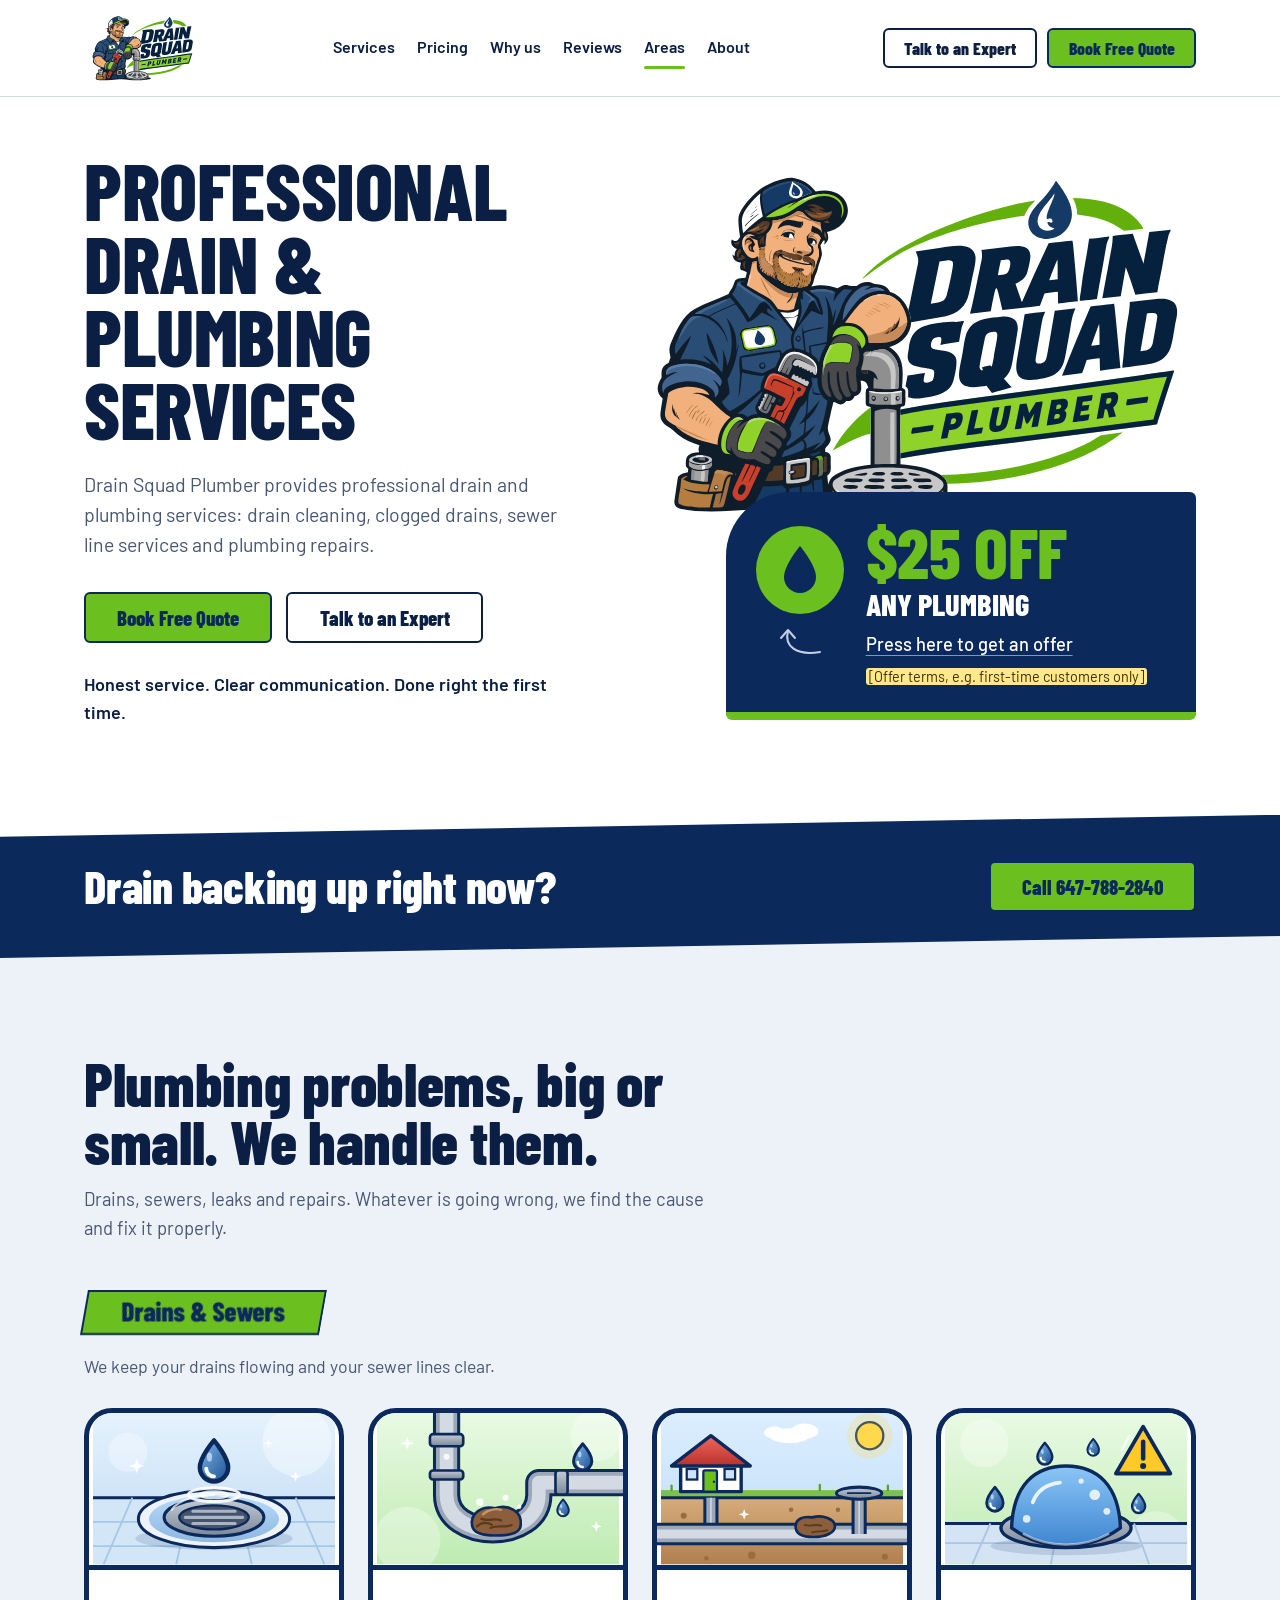
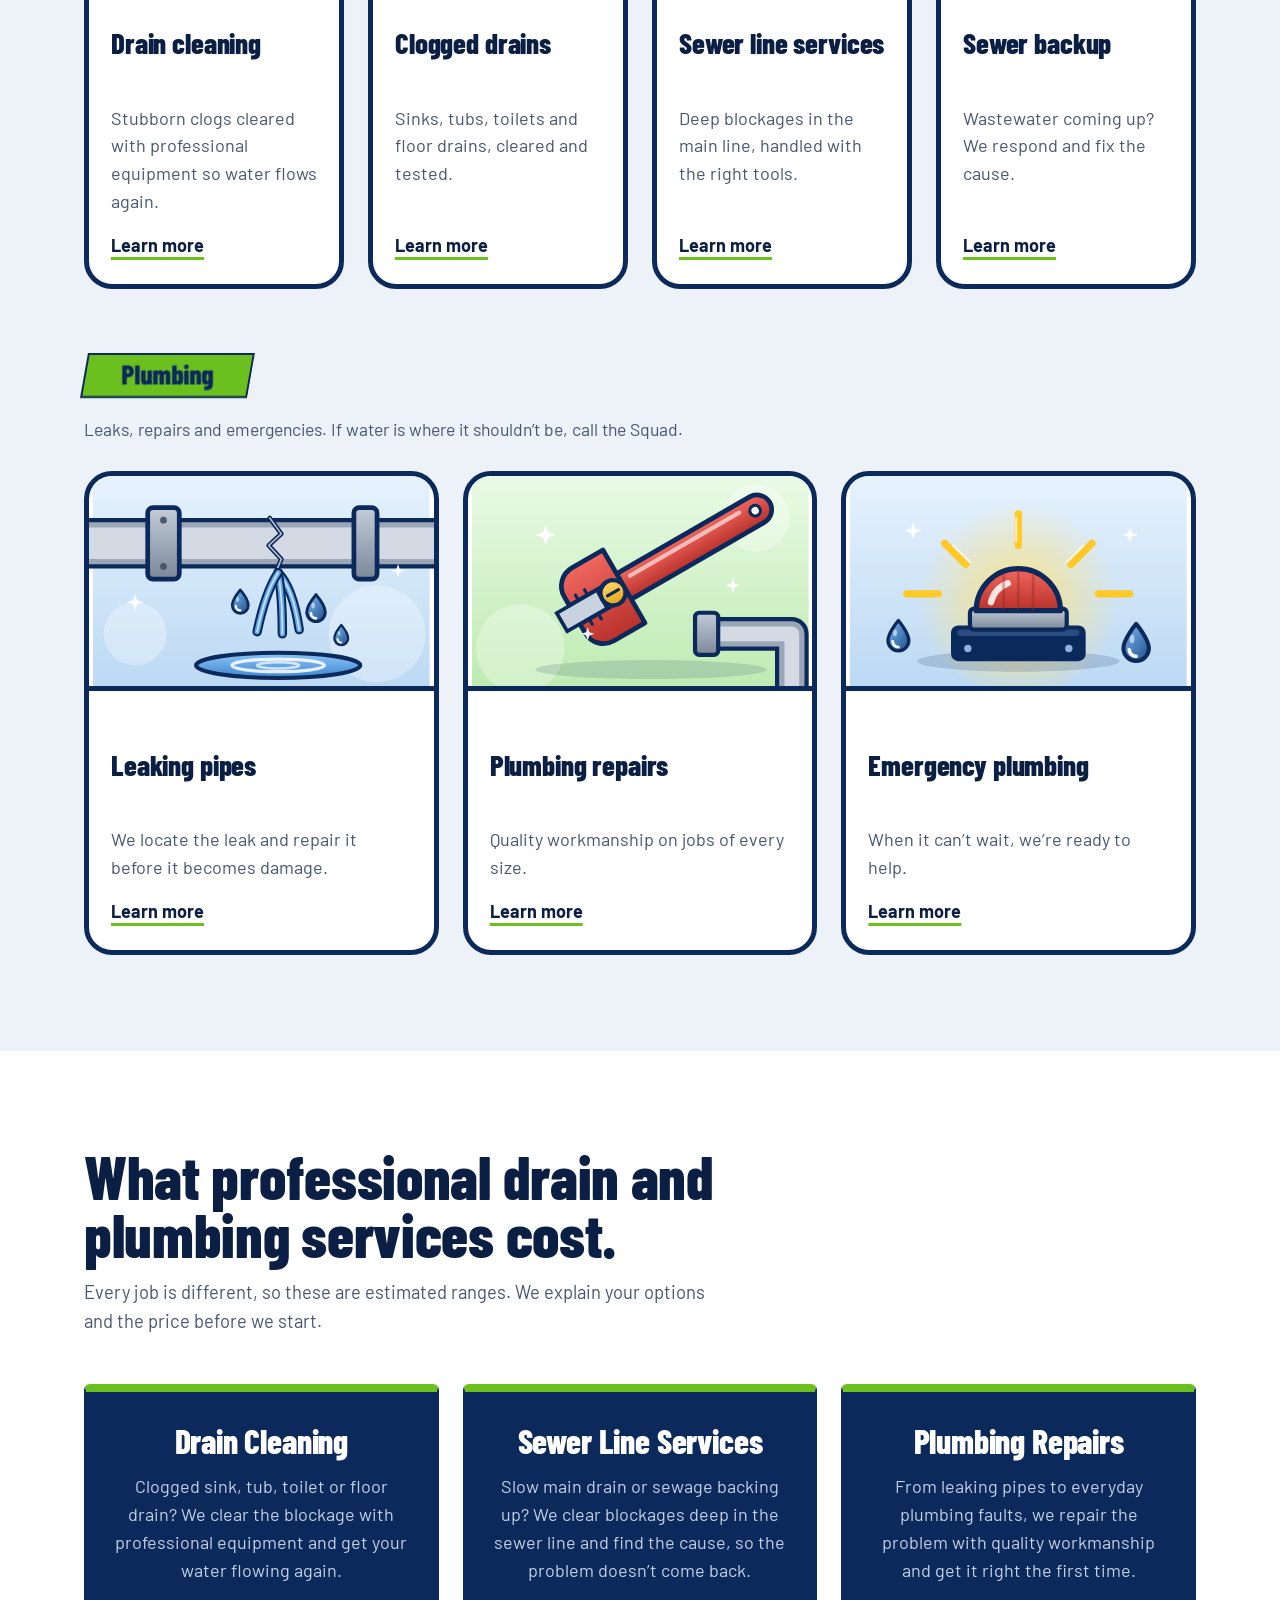
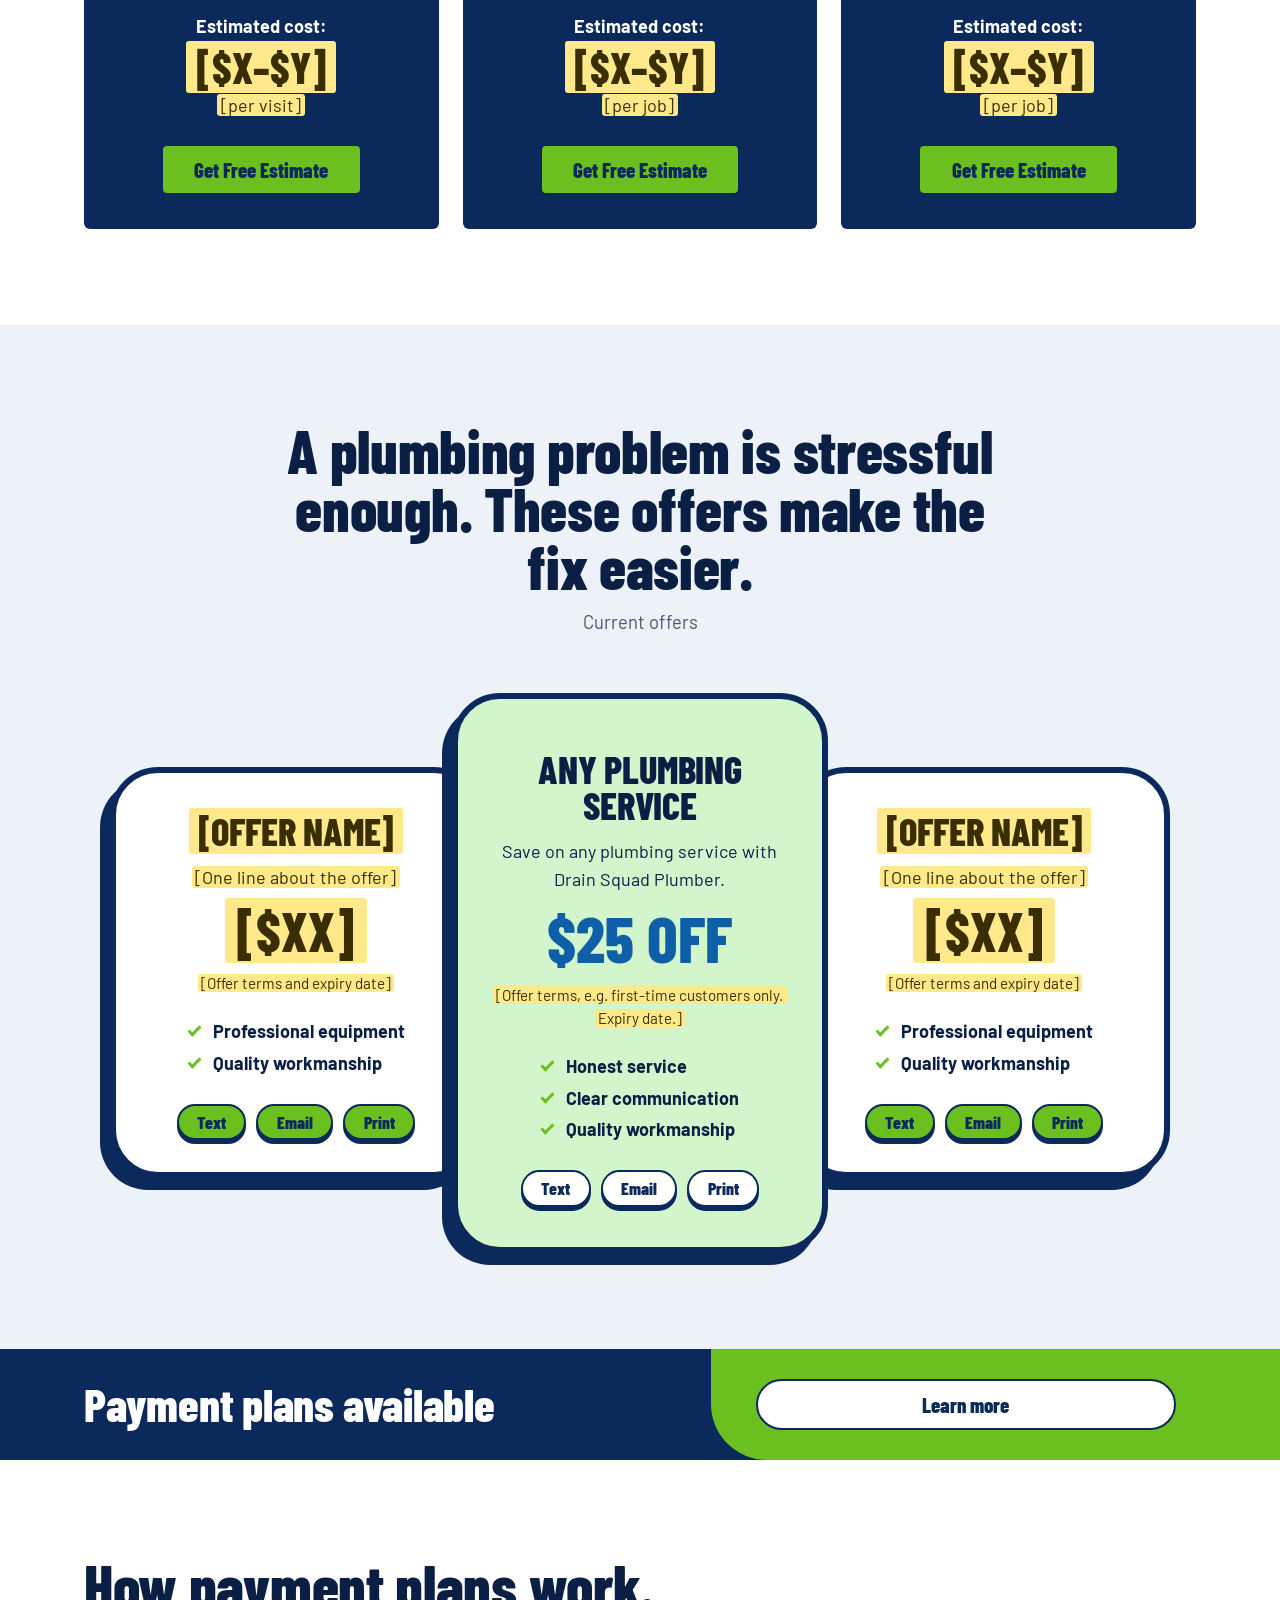
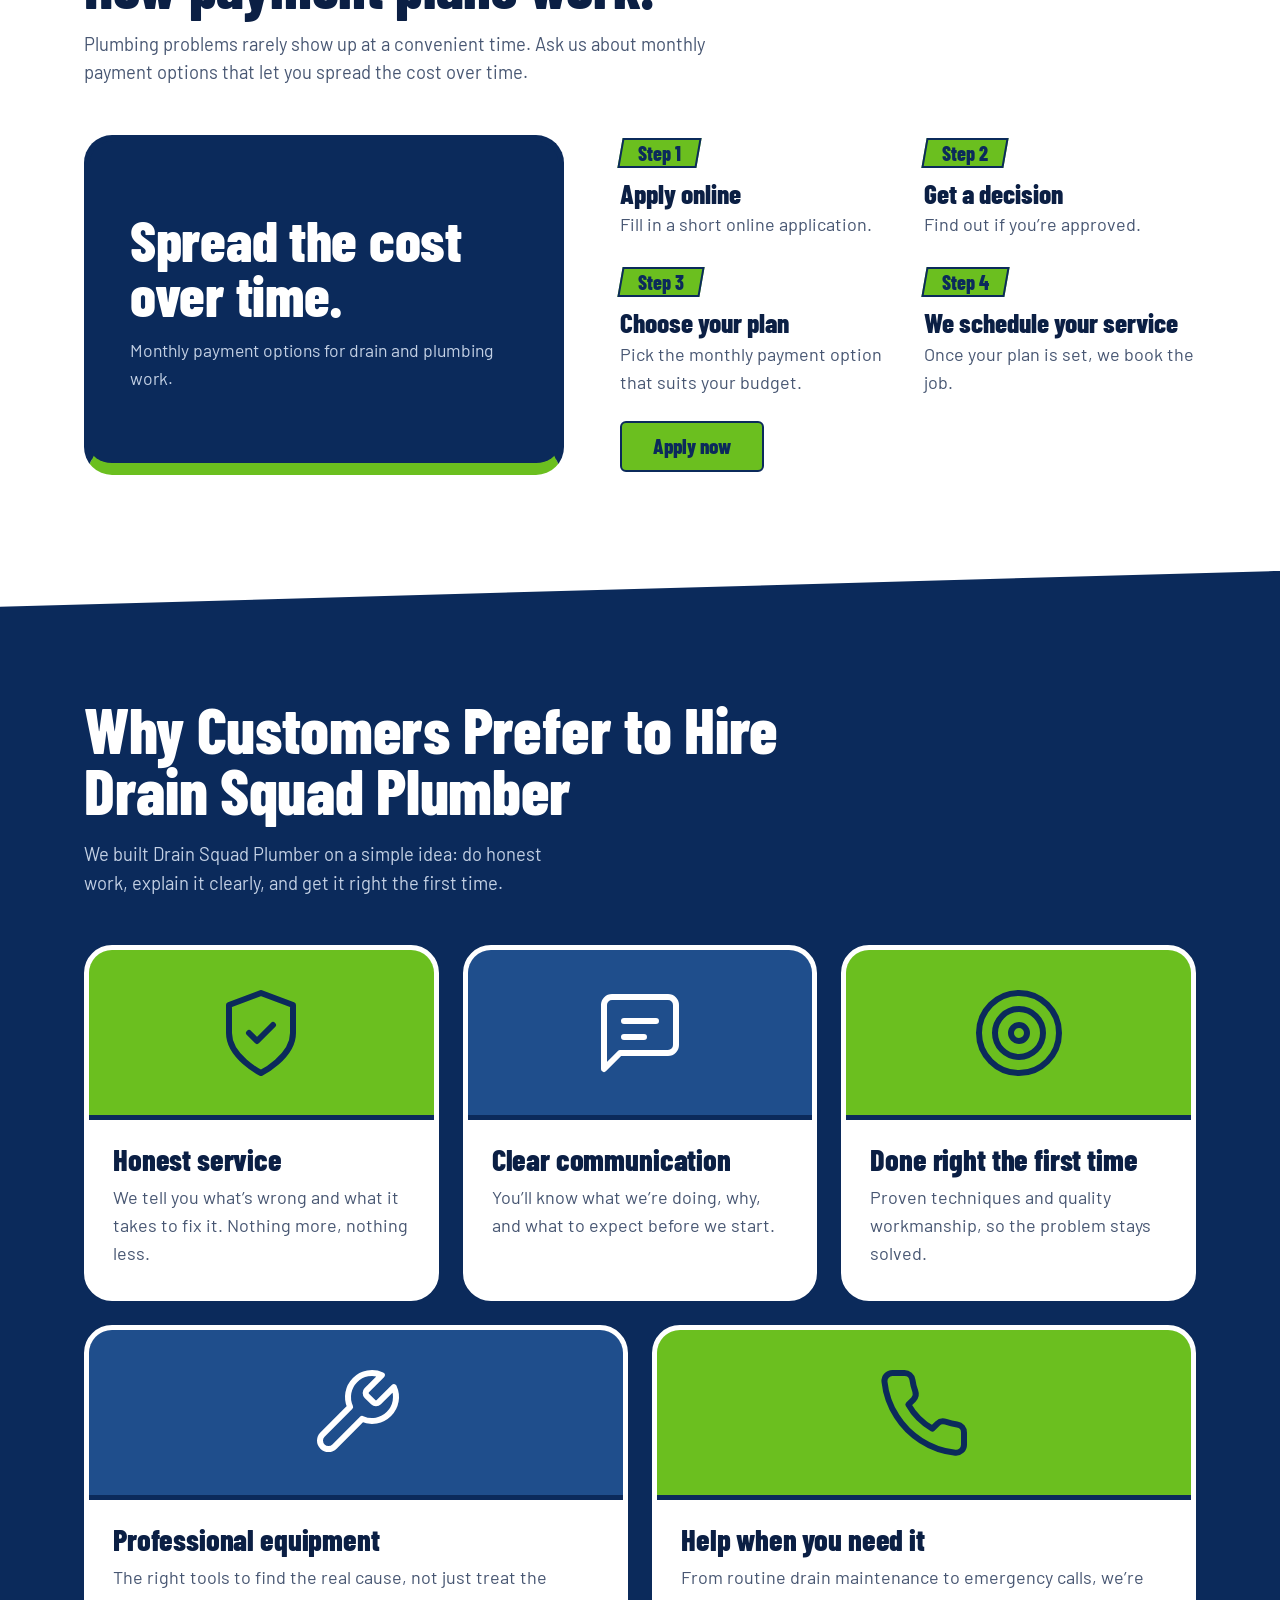
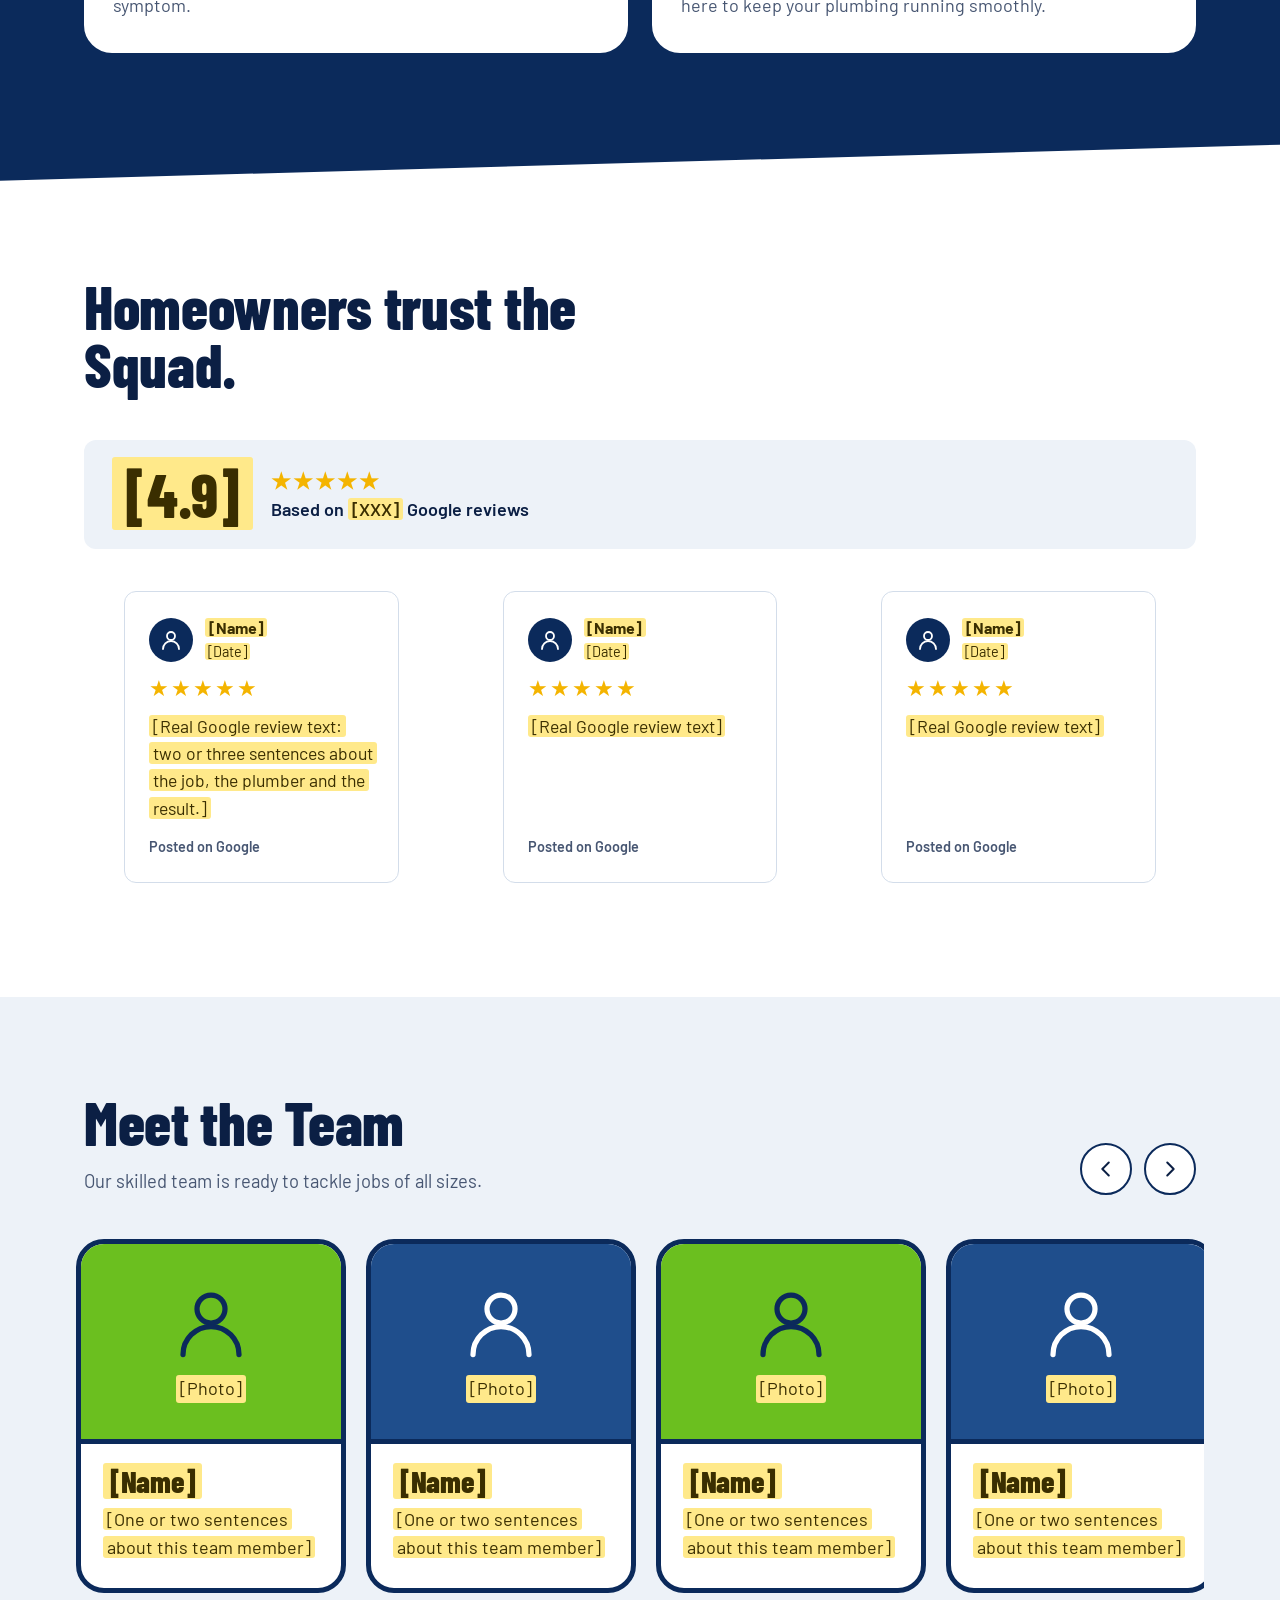
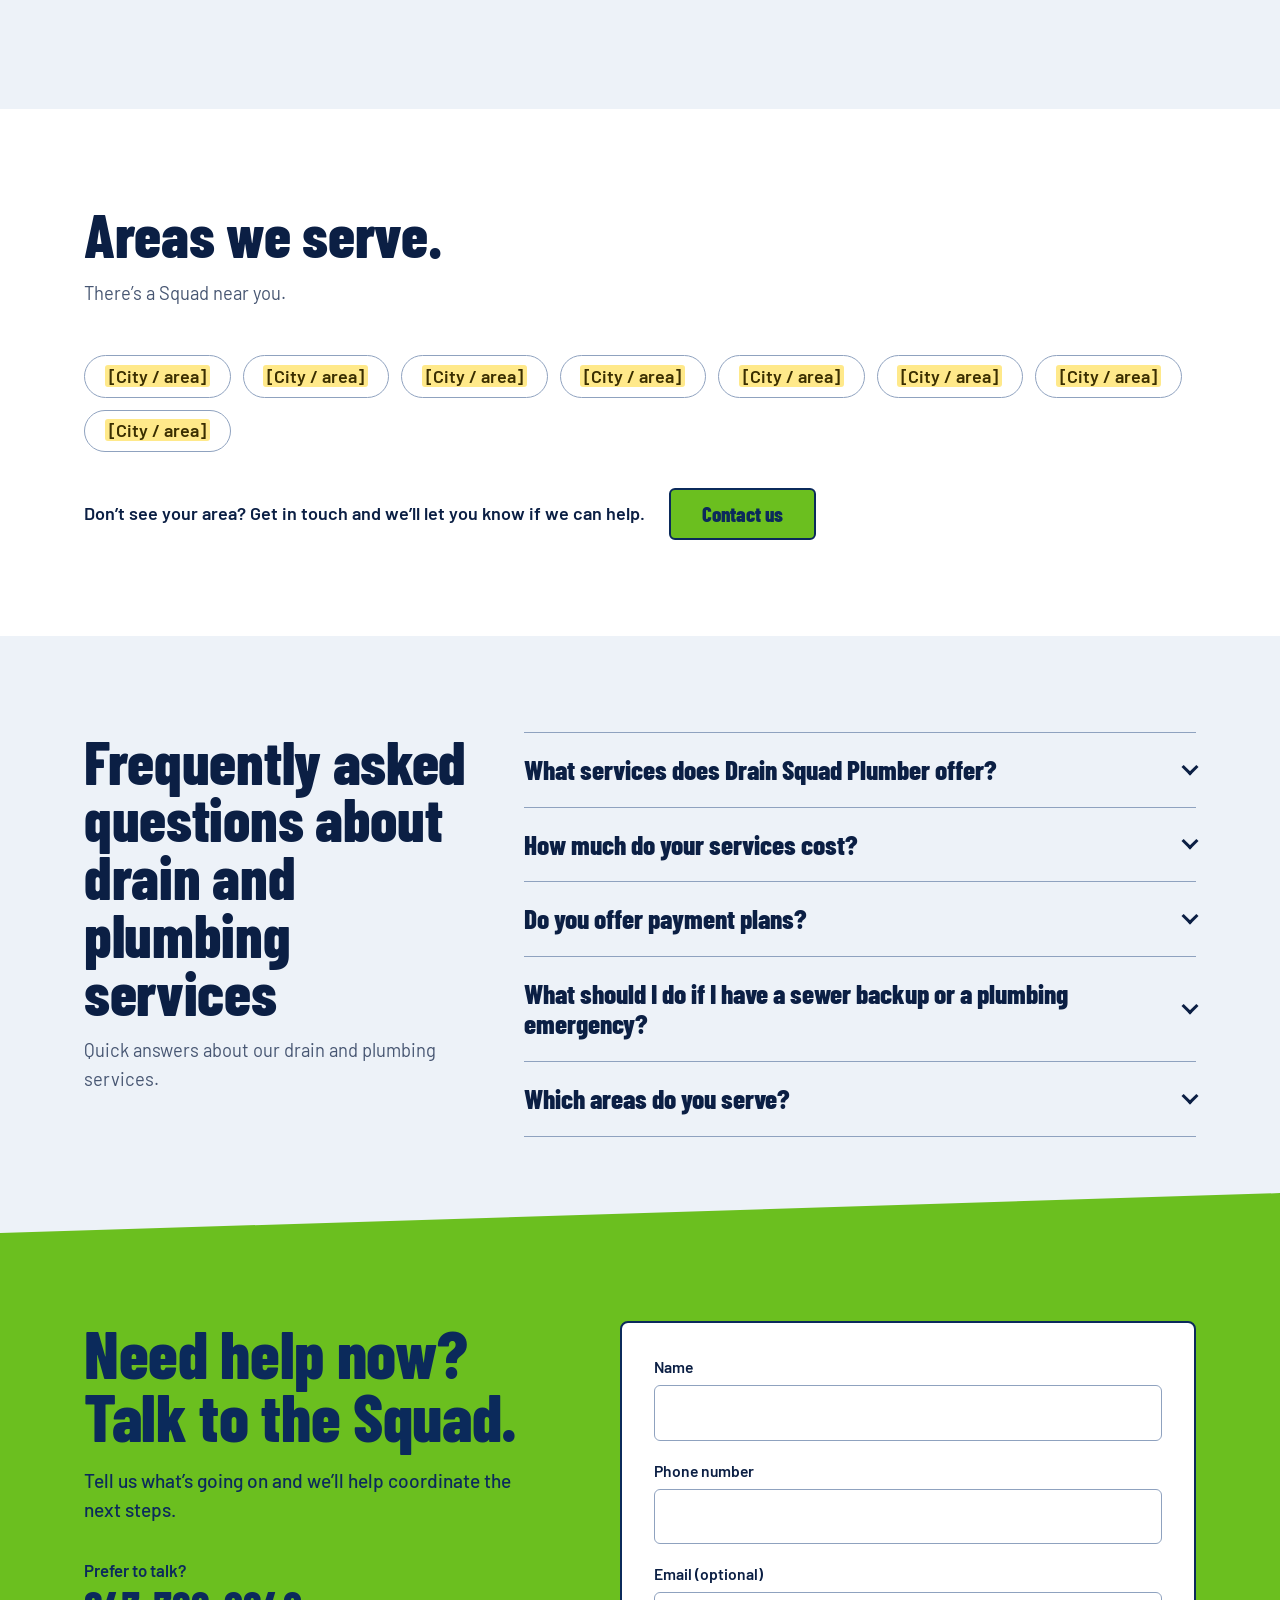
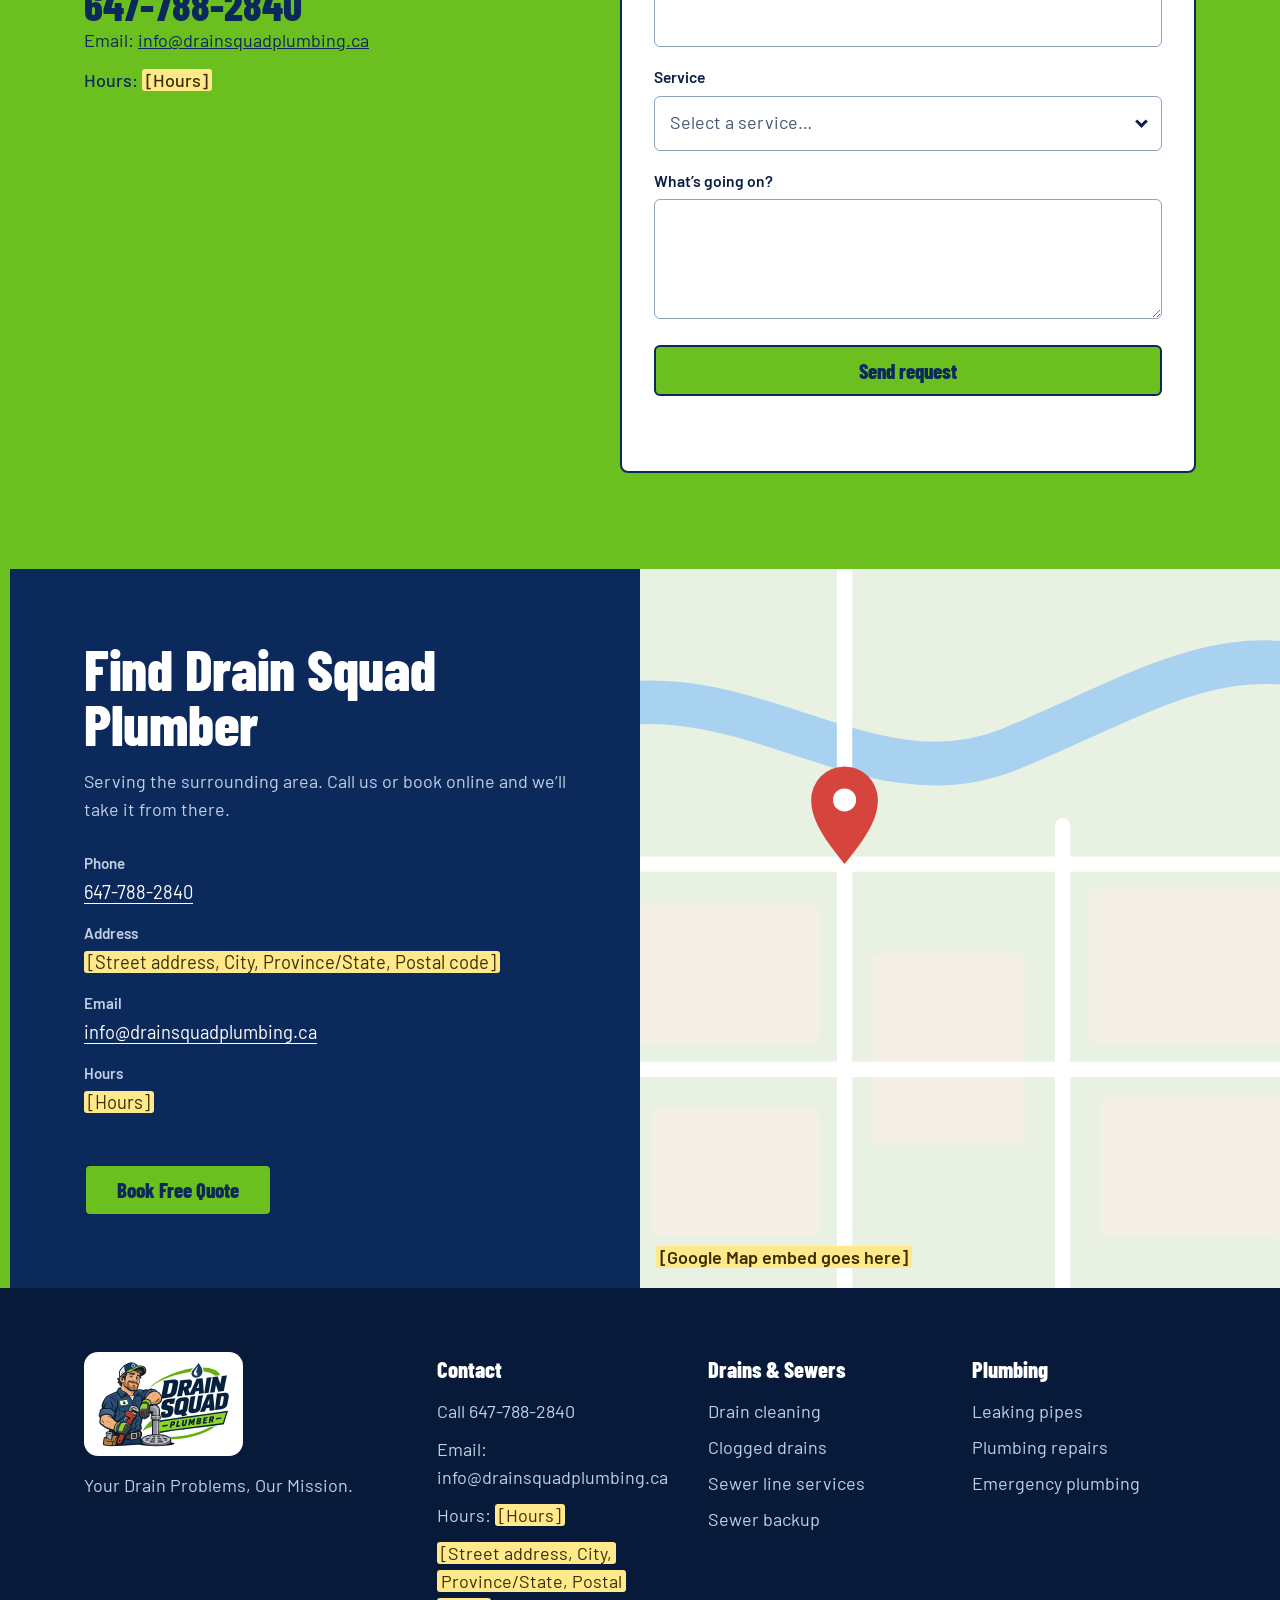
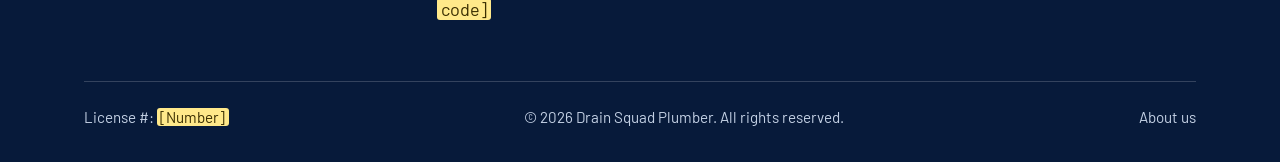
<file: index.html>
<!DOCTYPE html>
<html lang="en" class="no-js">
<head>
<meta charset="UTF-8">
<meta name="viewport" content="width=device-width, initial-scale=1.0, viewport-fit=cover">
<title>Professional Drain &amp; Plumbing Services | Drain Squad Plumber</title>
<meta name="description" content="Drain Squad Plumber provides professional drain cleaning, clogged drain relief, sewer line services and plumbing repairs. Honest service and free quotes.">
<meta name="robots" content="index, follow, max-image-preview:large">
<link rel="canonical" href="https://www.example.com/">
<meta name="dateModified" content="2026-11-20">
<meta name="theme-color" content="#0B2A5B">
<link rel="icon" href="favicon.svg" type="image/svg+xml">
<!-- Open Graph -->
<meta property="og:type" content="website">
<meta property="og:site_name" content="Drain Squad Plumber">
<meta property="og:locale" content="en_US">
<meta property="og:title" content="Professional Drain &amp; Plumbing Services | Drain Squad Plumber">
<meta property="og:description" content="Drain Squad Plumber provides professional drain cleaning, clogged drain relief, sewer line services and plumbing repairs. Honest service and free quotes.">
<meta property="og:image" content="https://www.example.com/og-image.png">
<meta property="og:image:width" content="1200">
<meta property="og:image:height" content="630">
<meta property="og:image:alt" content="Drain Squad Plumber logo">
<meta property="og:url" content="https://www.example.com/">
<!-- Twitter -->
<meta name="twitter:card" content="summary_large_image">
<meta name="twitter:title" content="Professional Drain &amp; Plumbing Services | Drain Squad Plumber">
<meta name="twitter:description" content="Drain Squad Plumber provides professional drain cleaning, clogged drain relief, sewer line services and plumbing repairs. Honest service and free quotes.">
<meta name="twitter:image" content="https://www.example.com/og-image.png">
<link rel="preconnect" href="https://fonts.googleapis.com">
<link rel="preconnect" href="https://fonts.gstatic.com" crossorigin>
<link href="https://fonts.googleapis.com/css2?family=Barlow+Condensed:wght@700;800&family=Barlow:wght@400;500;600;700&display=swap" rel="stylesheet">
<link rel="stylesheet" href="style.css">
<script type="application/ld+json">
{
  "@context": "https://schema.org",
  "@graph": [
    {
      "@type": "Plumber",
      "@id": "https://www.example.com/#organization",
      "name": "Drain Squad Plumber",
      "url": "https://www.example.com/",
      "logo": {
        "@type": "ImageObject",
        "url": "https://www.example.com/logo.png",
        "width": 600,
        "height": 391
      },
      "image": "https://www.example.com/og-image.png",
      "description": "Professional drain cleaning, clogged drain, sewer line and plumbing repair services.",
      "slogan": "Your Drain Problems, Our Mission.",
      "knowsAbout": [
        "Drain cleaning",
        "Clogged drains",
        "Sewer line services",
        "Sewer backup",
        "Leak detection and repair",
        "Plumbing repairs",
        "Emergency plumbing"
      ],
      "hasOfferCatalog": {
        "@type": "OfferCatalog",
        "name": "Drain and plumbing services",
        "itemListElement": [
          {
            "@type": "Offer",
            "itemOffered": {
              "@type": "Service",
              "name": "Drain cleaning"
            }
          },
          {
            "@type": "Offer",
            "itemOffered": {
              "@type": "Service",
              "name": "Clogged drains"
            }
          },
          {
            "@type": "Offer",
            "itemOffered": {
              "@type": "Service",
              "name": "Sewer line services"
            }
          },
          {
            "@type": "Offer",
            "itemOffered": {
              "@type": "Service",
              "name": "Sewer backup"
            }
          },
          {
            "@type": "Offer",
            "itemOffered": {
              "@type": "Service",
              "name": "Leaking pipes"
            }
          },
          {
            "@type": "Offer",
            "itemOffered": {
              "@type": "Service",
              "name": "Plumbing repairs"
            }
          },
          {
            "@type": "Offer",
            "itemOffered": {
              "@type": "Service",
              "name": "Emergency plumbing"
            }
          }
        ]
      },
      "telephone": "+16477882840",
      "email": "info@drainsquadplumbing.ca"
    },
    {
      "@type": "WebSite",
      "@id": "https://www.example.com/#website",
      "url": "https://www.example.com/",
      "name": "Drain Squad Plumber",
      "inLanguage": "en",
      "publisher": {
        "@id": "https://www.example.com/#organization"
      }
    },
    {
      "@type": "WebPage",
      "@id": "https://www.example.com/#webpage",
      "url": "https://www.example.com/",
      "name": "Professional Drain & Plumbing Services | Drain Squad Plumber",
      "description": "Drain Squad Plumber provides professional drain cleaning, clogged drain relief, sewer line services and plumbing repairs. Honest service and free quotes.",
      "inLanguage": "en",
      "datePublished": "2026-11-20",
      "dateModified": "2026-11-20",
      "publisher": {
        "@id": "https://www.example.com/#organization"
      },
      "about": {
        "@id": "https://www.example.com/#organization"
      },
      "primaryImageOfPage": {
        "@type": "ImageObject",
        "url": "https://www.example.com/og-image.png"
      },
      "isPartOf": {
        "@id": "https://www.example.com/#website"
      }
    },
    {
      "@type": "ItemList",
      "@id": "https://www.example.com/#services",
      "name": "Drain and plumbing services",
      "itemListElement": [
        {
          "@type": "ListItem",
          "position": 1,
          "item": {
            "@type": "Service",
            "name": "Drain cleaning",
            "description": "Stubborn clogs cleared with professional equipment so water flows again.",
            "url": "https://www.example.com/drain-cleaning.html",
            "provider": {
              "@id": "https://www.example.com/#organization"
            }
          }
        },
        {
          "@type": "ListItem",
          "position": 2,
          "item": {
            "@type": "Service",
            "name": "Clogged drains",
            "description": "Sinks, tubs, toilets and floor drains, cleared and tested.",
            "url": "https://www.example.com/drain-cleaning.html",
            "provider": {
              "@id": "https://www.example.com/#organization"
            }
          }
        },
        {
          "@type": "ListItem",
          "position": 3,
          "item": {
            "@type": "Service",
            "name": "Sewer line services",
            "description": "Deep blockages in the main line, handled with the right tools.",
            "url": "https://www.example.com/drain-cleaning.html",
            "provider": {
              "@id": "https://www.example.com/#organization"
            }
          }
        },
        {
          "@type": "ListItem",
          "position": 4,
          "item": {
            "@type": "Service",
            "name": "Sewer backup",
            "description": "Wastewater coming up? We respond and fix the cause.",
            "url": "https://www.example.com/sewer-backup.html",
            "provider": {
              "@id": "https://www.example.com/#organization"
            }
          }
        },
        {
          "@type": "ListItem",
          "position": 5,
          "item": {
            "@type": "Service",
            "name": "Leaking pipes",
            "description": "We locate the leak and repair it before it becomes damage.",
            "url": "https://www.example.com/leak-detection.html",
            "provider": {
              "@id": "https://www.example.com/#organization"
            }
          }
        },
        {
          "@type": "ListItem",
          "position": 6,
          "item": {
            "@type": "Service",
            "name": "Plumbing repairs",
            "description": "Quality workmanship on jobs of every size.",
            "url": "https://www.example.com/leak-detection.html",
            "provider": {
              "@id": "https://www.example.com/#organization"
            }
          }
        },
        {
          "@type": "ListItem",
          "position": 7,
          "item": {
            "@type": "Service",
            "name": "Emergency plumbing",
            "description": "When it can’t wait, we’re ready to help.",
            "url": "https://www.example.com/emergency-plumbing.html",
            "provider": {
              "@id": "https://www.example.com/#organization"
            }
          }
        }
      ]
    },
    {
      "@type": "FAQPage",
      "@id": "https://www.example.com/#faq",
      "mainEntity": [
        {
          "@type": "Question",
          "name": "What services does Drain Squad Plumber offer?",
          "acceptedAnswer": {
            "@type": "Answer",
            "text": "We specialize in drain cleaning, clogged drains, sewer line services and plumbing repairs, including leaking pipes, sewer backups and emergency plumbing. If you’re not sure what you need, tell us what’s going on and we’ll help you work it out."
          }
        },
        {
          "@type": "Question",
          "name": "How much do your services cost?",
          "acceptedAnswer": {
            "@type": "Answer",
            "text": "Every job is different, so the prices on this page are estimated ranges. We explain your options and the price before we start. You can request a free estimate online or by phone."
          }
        },
        {
          "@type": "Question",
          "name": "Do you offer payment plans?",
          "acceptedAnswer": {
            "@type": "Answer",
            "text": "Ask us about monthly payment options that let you spread the cost over time. See “How payment plans work” above for the steps."
          }
        },
        {
          "@type": "Question",
          "name": "What should I do if I have a sewer backup or a plumbing emergency?",
          "acceptedAnswer": {
            "@type": "Answer",
            "text": "Call us right away. Our team can help with emergency plumbing and sewer backups, and we’ll explain the next steps and what to expect."
          }
        },
        {
          "@type": "Question",
          "name": "Which areas do you serve?",
          "acceptedAnswer": {
            "@type": "Answer",
            "text": "Check the list of areas above, and if you don’t see yours, get in touch and we’ll let you know if we can help."
          }
        }
      ]
    }
  ]
}
</script>
</head>
<body>
<a class="skip-link" href="#main-content">Skip to main content</a>
<svg width="0" height="0" style="position:absolute" aria-hidden="true" focusable="false"><defs><symbol id="drop" viewBox="0 0 60 88"><path d="M30 0C30 0 0 36 0 58a30 30 0 0 0 60 0C60 36 30 0 30 0Z"/></symbol></defs></svg>
<header class="site-header">
  <div class="wrap">
    <a class="brand" href="index.html" aria-label="Drain Squad Plumber, home">
      <img class="logo-art" src="logo.svg" width="1380" height="900" alt="" aria-hidden="true">
    </a>
    <nav class="nav" id="primary-nav" aria-label="Primary">
      <a href="index.html#services">Services</a><a href="index.html#pricing">Pricing</a><a href="index.html#why">Why us</a><a href="index.html#reviews">Reviews</a><a href="index.html#areas">Areas</a><a href="about.html">About</a>
    </nav>
    <div class="header-actions">
      <a class="btn btn-ghost" href="tel:+16477882840">Talk to an Expert</a>
      <a class="btn btn-primary" href="#contact">Book Free Quote</a>
      <button class="nav-toggle" type="button" aria-expanded="false" aria-controls="primary-nav" aria-label="Open menu"><span></span><span></span><span></span></button>
    </div>
  </div>
</header>

<main id="main-content">

<section class="hero" aria-labelledby="professional-drain-amp-plumbing-h">
    <div class="wrap">
      <div>
        <h1 class="display" id="professional-drain-amp-plumbing-h">Professional Drain &amp; Plumbing Services</h1>
        <p class="hero-sub">Drain Squad Plumber provides professional drain and plumbing services: drain cleaning, clogged drains, sewer line services and plumbing repairs.</p>
        <div class="hero-actions">
          <a class="btn btn-primary" href="#contact">Book Free Quote</a>
          <a class="btn btn-ghost" href="tel:+16477882840">Talk to an Expert</a>
        </div>
        <p class="hero-promise">Honest service. Clear communication. Done right the first time.</p>
      </div>
      <div class="hero-right">
      <div class="stage">
        <img class="logo-art" src="logo.svg" width="1380" height="900" alt="Drain Squad Plumber logo: a smiling plumber leaning on a pipe with a pipe wrench, next to the name Drain Squad Plumber" fetchpriority="high">
      </div>
      <a class="promo" href="#offers">
        <span class="promo-badge"><svg viewBox="0 0 60 88" aria-hidden="true"><use href="#drop"/></svg></span>
        <p class="promo-amount display">$25 Off</p>
        <p class="promo-what">any plumbing</p>
        <svg class="promo-arrow" viewBox="0 0 52 30" aria-hidden="true"><path d="M46 24C22 28 10 18 14 3"/><path d="M7 10l7-8 7 8"/></svg>
        <p class="promo-cta">Press here to get an offer</p>
        <p class="promo-terms"><span class="ph">[Offer terms, e.g. first-time customers only]</span></p>
      </a>
      </div>
    </div>
  </section>

  <section class="strip" aria-label="Call us">
    <div class="wrap">
      <p class="display">Drain backing up right now?</p>
      <a class="btn btn-primary" href="tel:+16477882840">Call 647-788-2840</a>
    </div>
  </section>

  <section class="section services" id="services" aria-labelledby="services-h">
    <div class="wrap">
      <div class="sec-head">
        <h2 class="display" id="services-h">Plumbing problems, big or small. We handle them.</h2>
        <p>Drains, sewers, leaks and repairs. Whatever is going wrong, we find the cause and fix it properly.</p>
      </div>
      <div class="svc-group">
        <h3 class="ribbon"><span>Drains &amp; Sewers</span></h3>
        <p class="panel-lead">We keep your drains flowing and your sewer lines clear.</p>
        <div class="svc-cards c4">
          <article class="svc-card"><svg class="svc-pic" viewBox="0 0 320 200" aria-hidden="true" focusable="false"><defs><linearGradient id="a1bg" x1="0" y1="0" x2="0" y2="1"><stop offset="0" stop-color="#E6F2FD"/><stop offset="1" stop-color="#BCD9F3"/></linearGradient><linearGradient id="a1dg" x1="0" y1="0" x2="1" y2="1"><stop offset="0" stop-color="#7DBBF5"/><stop offset="1" stop-color="#1F4E8C"/></linearGradient><linearGradient id="a1mt" x1="0" y1="0" x2="0" y2="1"><stop offset="0" stop-color="#C3CCD8"/><stop offset="1" stop-color="#7B8899"/></linearGradient><linearGradient id="a1rd" x1="0" y1="0" x2="0" y2="1"><stop offset="0" stop-color="#F0675E"/><stop offset="1" stop-color="#B8312A"/></linearGradient><linearGradient id="a1wt" x1="0" y1="0" x2="0" y2="1"><stop offset="0" stop-color="#8CC6F7"/><stop offset="1" stop-color="#3F86D0"/></linearGradient></defs><rect width="320" height="200" fill="url(#a1bg)"/><circle cx="270" cy="38" r="46" fill="#fff" opacity=".35"/><circle cx="46" cy="52" r="26" fill="#fff" opacity=".3"/><rect y="112" width="320" height="88" fill="#D3E6F8"/><path d="M0 112H320" stroke="#0B2A5B" stroke-width="4"/><g stroke="#A7C7E6" stroke-width="2.5"><path d="M0 144H320M0 176H320M52 112L14 200M130 112L110 200M190 112L210 200M268 112L306 200"/></g><ellipse cx="160" cy="166" rx="104" ry="15" fill="#0B2A5B" opacity=".14"/><ellipse cx="160" cy="140" rx="100" ry="38" fill="#EEF3F9" stroke="#0B2A5B" stroke-width="4"/><ellipse cx="160" cy="140" rx="86" ry="31" fill="url(#a1wt)" opacity=".55"/><ellipse cx="160" cy="138" rx="66" ry="25" fill="url(#a1mt)" stroke="#0B2A5B" stroke-width="4"/><ellipse cx="160" cy="138" rx="46" ry="16" fill="#47536A" stroke="#0B2A5B" stroke-width="3"/><g stroke="#A9B5C4" stroke-width="4" stroke-linecap="round"><path d="M122 138h76M132 130h56M132 146h56"/></g><path d="M104 128c10-14 34-20 56-20" fill="none" stroke="#fff" stroke-width="3" stroke-linecap="round" opacity=".7"/><ellipse cx="160" cy="108" rx="34" ry="9" fill="none" stroke="#fff" stroke-width="4" opacity=".9"/><ellipse cx="160" cy="108" rx="18" ry="4.5" fill="none" stroke="#fff" stroke-width="3" opacity=".8"/><g transform="translate(160 60) scale(1.7)"><path d="M0-14c0 0-11 13-11 21a11 11 0 0 0 22 0c0-8-11-21-11-21z" fill="url(#a1dg)" stroke="#0B2A5B" stroke-width="3.5" stroke-linejoin="round"/><path d="M-6 8a6 6 0 0 0 6 6" fill="none" stroke="#fff" stroke-width="3" stroke-linecap="round"/><ellipse cx="-3.5" cy="-1" rx="2" ry="3.6" fill="#fff" opacity=".55"/></g><path transform="translate(58 70) scale(1.1)" d="M0-9L2.2-2.2 9 0 2.2 2.2 0 9-2.2 2.2-9 0-2.2-2.2z" fill="#fff" opacity=".95"/><path transform="translate(268 84) scale(0.8)" d="M0-9L2.2-2.2 9 0 2.2 2.2 0 9-2.2 2.2-9 0-2.2-2.2z" fill="#fff" opacity=".95"/><path transform="translate(232 40) scale(0.7)" d="M0-9L2.2-2.2 9 0 2.2 2.2 0 9-2.2 2.2-9 0-2.2-2.2z" fill="#fff" opacity=".95"/></svg><div class="svc-body"><h4 class="display">Drain cleaning</h4><p>Stubborn clogs cleared with professional equipment so water flows again.</p><a class="svc-link" href="drain-cleaning.html">Learn more<span class="sr"> about drain cleaning</span></a></div></article><article class="svc-card"><svg class="svc-pic" viewBox="0 0 320 200" aria-hidden="true" focusable="false"><defs><linearGradient id="a2bg" x1="0" y1="0" x2="0" y2="1"><stop offset="0" stop-color="#E9FAE4"/><stop offset="1" stop-color="#BFEBB2"/></linearGradient><linearGradient id="a2dg" x1="0" y1="0" x2="1" y2="1"><stop offset="0" stop-color="#7DBBF5"/><stop offset="1" stop-color="#1F4E8C"/></linearGradient><linearGradient id="a2mt" x1="0" y1="0" x2="0" y2="1"><stop offset="0" stop-color="#C3CCD8"/><stop offset="1" stop-color="#7B8899"/></linearGradient><linearGradient id="a2rd" x1="0" y1="0" x2="0" y2="1"><stop offset="0" stop-color="#F0675E"/><stop offset="1" stop-color="#B8312A"/></linearGradient><linearGradient id="a2wt" x1="0" y1="0" x2="0" y2="1"><stop offset="0" stop-color="#8CC6F7"/><stop offset="1" stop-color="#3F86D0"/></linearGradient></defs><rect width="320" height="200" fill="url(#a2bg)"/><circle cx="40" cy="168" r="44" fill="#fff" opacity=".3"/><circle cx="290" cy="30" r="34" fill="#fff" opacity=".3"/><path d="M92 -10V108C92 170 214 170 214 108V92H330" fill="none" stroke="#0B2A5B" stroke-width="36" stroke-linejoin="round"/><path d="M92 -10V108C92 170 214 170 214 108V92H330" fill="none" stroke="#9BA7B6" stroke-width="28" stroke-linejoin="round"/><path d="M92 -10V108C92 170 214 170 214 108V92H330" fill="none" stroke="#D3DAE3" stroke-width="18" stroke-linejoin="round"/><rect x="70" y="28" width="44" height="16" rx="4" fill="url(#a2mt)" stroke="#0B2A5B" stroke-width="3.5"/><rect x="70" y="76" width="44" height="12" rx="4" fill="url(#a2mt)" stroke="#0B2A5B" stroke-width="3.5"/><rect x="236" y="76" width="16" height="32" rx="4" fill="url(#a2mt)" stroke="#0B2A5B" stroke-width="3.5"/><path d="M126 150c-4-18 14-28 30-24 18-6 36 4 34 22 0 10-14 14-34 14s-28-4-30-12z" fill="#8B5E3C" stroke="#0B2A5B" stroke-width="3.5" stroke-linejoin="round"/><path d="M138 140c10 4 18-2 26 2M150 152c10-4 20 0 28-4M132 150c6-6 14-6 20-2" fill="none" stroke="#5B3A22" stroke-width="3" stroke-linecap="round"/><path d="M140 134c6-6 16-8 24-6" fill="none" stroke="#C99565" stroke-width="3" stroke-linecap="round"/><circle cx="136" cy="118" r="5" fill="#fff" opacity=".85"/><circle cx="170" cy="112" r="4" fill="#fff" opacity=".85"/><circle cx="188" cy="124" r="3" fill="#fff" opacity=".85"/><circle cx="92" cy="58" r="4" fill="#fff" opacity=".85"/><g transform="translate(272 56) scale(1.1)"><path d="M0-14c0 0-11 13-11 21a11 11 0 0 0 22 0c0-8-11-21-11-21z" fill="url(#a2dg)" stroke="#0B2A5B" stroke-width="3.5" stroke-linejoin="round"/><path d="M-6 8a6 6 0 0 0 6 6" fill="none" stroke="#fff" stroke-width="3" stroke-linecap="round"/><ellipse cx="-3.5" cy="-1" rx="2" ry="3.6" fill="#fff" opacity=".55"/></g><g transform="translate(246 124) scale(0.7)"><path d="M0-14c0 0-11 13-11 21a11 11 0 0 0 22 0c0-8-11-21-11-21z" fill="url(#a2dg)" stroke="#0B2A5B" stroke-width="3.5" stroke-linejoin="round"/><path d="M-6 8a6 6 0 0 0 6 6" fill="none" stroke="#fff" stroke-width="3" stroke-linecap="round"/><ellipse cx="-3.5" cy="-1" rx="2" ry="3.6" fill="#fff" opacity=".55"/></g><path transform="translate(40 40) scale(1)" d="M0-9L2.2-2.2 9 0 2.2 2.2 0 9-2.2 2.2-9 0-2.2-2.2z" fill="#fff" opacity=".95"/><path transform="translate(290 150) scale(0.8)" d="M0-9L2.2-2.2 9 0 2.2 2.2 0 9-2.2 2.2-9 0-2.2-2.2z" fill="#fff" opacity=".95"/></svg><div class="svc-body"><h4 class="display">Clogged drains</h4><p>Sinks, tubs, toilets and floor drains, cleared and tested.</p><a class="svc-link" href="drain-cleaning.html">Learn more<span class="sr"> about clogged drains</span></a></div></article><article class="svc-card"><svg class="svc-pic" viewBox="0 0 320 200" aria-hidden="true" focusable="false"><defs><linearGradient id="a3bg" x1="0" y1="0" x2="0" y2="1"><stop offset="0" stop-color="#DCEEFF"/><stop offset="1" stop-color="#BDDCF6"/></linearGradient><linearGradient id="a3dg" x1="0" y1="0" x2="1" y2="1"><stop offset="0" stop-color="#7DBBF5"/><stop offset="1" stop-color="#1F4E8C"/></linearGradient><linearGradient id="a3mt" x1="0" y1="0" x2="0" y2="1"><stop offset="0" stop-color="#C3CCD8"/><stop offset="1" stop-color="#7B8899"/></linearGradient><linearGradient id="a3rd" x1="0" y1="0" x2="0" y2="1"><stop offset="0" stop-color="#F0675E"/><stop offset="1" stop-color="#B8312A"/></linearGradient><linearGradient id="a3wt" x1="0" y1="0" x2="0" y2="1"><stop offset="0" stop-color="#8CC6F7"/><stop offset="1" stop-color="#3F86D0"/></linearGradient></defs><linearGradient id="a3so" x1="0" y1="0" x2="0" y2="1"><stop offset="0" stop-color="#D9AE7C"/><stop offset="1" stop-color="#B07F4F"/></linearGradient><rect width="320" height="200" fill="url(#a3bg)"/><circle cx="276" cy="30" r="18" fill="#FFD84D" stroke="#0B2A5B" stroke-width="3"/><circle cx="276" cy="30" r="30" fill="#FFD84D" opacity=".25"/><g fill="#fff"><ellipse cx="170" cy="30" rx="26" ry="10"/><ellipse cx="190" cy="24" rx="18" ry="10"/><ellipse cx="150" cy="26" rx="14" ry="8"/></g><rect y="108" width="320" height="92" fill="url(#a3so)"/><g fill="#9A6C40"><circle cx="30" cy="136" r="4"/><circle cx="120" cy="188" r="5"/><circle cx="296" cy="190" r="4"/><circle cx="172" cy="128" r="3"/><circle cx="60" cy="192" r="3"/><circle cx="234" cy="128" r="3"/></g><rect y="102" width="320" height="10" fill="#7CC24A"/><path d="M0 112H320" stroke="#0B2A5B" stroke-width="4"/><g stroke="#5E9B30" stroke-width="3" stroke-linecap="round"><path d="M14 102v-6M30 102v-8M100 102v-6M210 102v-7M300 102v-6"/></g><path d="M26 104V66l40-28 40 28v38z" fill="#fff" stroke="#0B2A5B" stroke-width="4.5" stroke-linejoin="round"/><path d="M14 70L66 30l52 40z" fill="url(#a3rd)" stroke="#0B2A5B" stroke-width="4.5" stroke-linejoin="round"/><rect x="56" y="76" width="18" height="28" rx="2" fill="#6BBF1F" stroke="#0B2A5B" stroke-width="3"/><circle cx="70" cy="91" r="1.6" fill="#0B2A5B"/><rect x="34" y="74" width="14" height="14" fill="#CFE3F7" stroke="#0B2A5B" stroke-width="3"/><rect x="84" y="74" width="14" height="14" fill="#CFE3F7" stroke="#0B2A5B" stroke-width="3"/><path d="M66 112V160" fill="none" stroke="#0B2A5B" stroke-width="20" stroke-linejoin="round"/><path d="M66 112V160" fill="none" stroke="#9BA7B6" stroke-width="12" stroke-linejoin="round"/><path d="M66 112V160" fill="none" stroke="#D3DAE3" stroke-width="2" stroke-linejoin="round"/><path d="M-10 160H330" fill="none" stroke="#0B2A5B" stroke-width="30" stroke-linejoin="round"/><path d="M-10 160H330" fill="none" stroke="#9BA7B6" stroke-width="22" stroke-linejoin="round"/><path d="M-10 160H330" fill="none" stroke="#D3DAE3" stroke-width="12" stroke-linejoin="round"/><path d="M262 112V160" fill="none" stroke="#0B2A5B" stroke-width="20" stroke-linejoin="round"/><path d="M262 112V160" fill="none" stroke="#9BA7B6" stroke-width="12" stroke-linejoin="round"/><path d="M262 112V160" fill="none" stroke="#D3DAE3" stroke-width="2" stroke-linejoin="round"/><ellipse cx="262" cy="106" rx="30" ry="8" fill="url(#a3mt)" stroke="#0B2A5B" stroke-width="4"/><path d="M246 106h32" stroke="#0B2A5B" stroke-width="2.5"/><path d="M178 150c0-10 10-14 22-12 14-4 30 2 30 12 0 8-12 14-28 14s-24-4-24-14z" fill="#8B5E3C" stroke="#0B2A5B" stroke-width="3.5" stroke-linejoin="round"/><path d="M190 148c8 3 14-2 22 1M200 158c8-3 14 0 20-3" fill="none" stroke="#5B3A22" stroke-width="2.5" stroke-linecap="round"/><path transform="translate(110 134) scale(0.8)" d="M0-9L2.2-2.2 9 0 2.2 2.2 0 9-2.2 2.2-9 0-2.2-2.2z" fill="#fff" opacity=".95"/></svg><div class="svc-body"><h4 class="display">Sewer line services</h4><p>Deep blockages in the main line, handled with the right tools.</p><a class="svc-link" href="drain-cleaning.html">Learn more<span class="sr"> about sewer line services</span></a></div></article><article class="svc-card"><svg class="svc-pic" viewBox="0 0 320 200" aria-hidden="true" focusable="false"><defs><linearGradient id="a4bg" x1="0" y1="0" x2="0" y2="1"><stop offset="0" stop-color="#E9FAE4"/><stop offset="1" stop-color="#C0ECB3"/></linearGradient><linearGradient id="a4dg" x1="0" y1="0" x2="1" y2="1"><stop offset="0" stop-color="#7DBBF5"/><stop offset="1" stop-color="#1F4E8C"/></linearGradient><linearGradient id="a4mt" x1="0" y1="0" x2="0" y2="1"><stop offset="0" stop-color="#C3CCD8"/><stop offset="1" stop-color="#7B8899"/></linearGradient><linearGradient id="a4rd" x1="0" y1="0" x2="0" y2="1"><stop offset="0" stop-color="#F0675E"/><stop offset="1" stop-color="#B8312A"/></linearGradient><linearGradient id="a4wt" x1="0" y1="0" x2="0" y2="1"><stop offset="0" stop-color="#8CC6F7"/><stop offset="1" stop-color="#3F86D0"/></linearGradient></defs><rect width="320" height="200" fill="url(#a4bg)"/><circle cx="52" cy="40" r="32" fill="#fff" opacity=".3"/><circle cx="280" cy="170" r="40" fill="#fff" opacity=".3"/><rect y="146" width="320" height="54" fill="#D4E4F4"/><path d="M0 146H320" stroke="#0B2A5B" stroke-width="4"/><g stroke="#AAC6E2" stroke-width="2.5"><path d="M0 172H320M60 146L36 200M150 146L140 200M250 146L270 200"/></g><ellipse cx="160" cy="176" rx="100" ry="12" fill="#0B2A5B" opacity=".14"/><ellipse cx="160" cy="152" rx="86" ry="26" fill="url(#a4mt)" stroke="#0B2A5B" stroke-width="4.5"/><path d="M88 152C90 96 118 70 160 70s70 26 72 82c-22 16-48 24-72 24s-50-8-72-24z" fill="url(#a4wt)" stroke="#0B2A5B" stroke-width="4.5" stroke-linejoin="round"/><path d="M116 118c6-16 18-24 36-26" fill="none" stroke="#fff" stroke-width="5" stroke-linecap="round" opacity=".85"/><path d="M104 160c18 10 36 14 56 14s38-4 56-14" fill="none" stroke="#fff" stroke-width="3" stroke-linecap="round" opacity=".5"/><circle cx="198" cy="108" r="7" fill="#fff" opacity=".8"/><circle cx="214" cy="130" r="4.5" fill="#fff" opacity=".8"/><circle cx="108" cy="140" r="5" fill="#fff" opacity=".8"/><circle cx="180" cy="90" r="3.5" fill="#fff" opacity=".8"/><g transform="translate(132 52) scale(0.9)"><path d="M0-14c0 0-11 13-11 21a11 11 0 0 0 22 0c0-8-11-21-11-21z" fill="url(#a4dg)" stroke="#0B2A5B" stroke-width="3.5" stroke-linejoin="round"/><path d="M-6 8a6 6 0 0 0 6 6" fill="none" stroke="#fff" stroke-width="3" stroke-linecap="round"/><ellipse cx="-3.5" cy="-1" rx="2" ry="3.6" fill="#fff" opacity=".55"/></g><g transform="translate(196 44) scale(0.7)"><path d="M0-14c0 0-11 13-11 21a11 11 0 0 0 22 0c0-8-11-21-11-21z" fill="url(#a4dg)" stroke="#0B2A5B" stroke-width="3.5" stroke-linejoin="round"/><path d="M-6 8a6 6 0 0 0 6 6" fill="none" stroke="#fff" stroke-width="3" stroke-linecap="round"/><ellipse cx="-3.5" cy="-1" rx="2" ry="3.6" fill="#fff" opacity=".55"/></g><g transform="translate(66 112) scale(1)"><path d="M0-14c0 0-11 13-11 21a11 11 0 0 0 22 0c0-8-11-21-11-21z" fill="url(#a4dg)" stroke="#0B2A5B" stroke-width="3.5" stroke-linejoin="round"/><path d="M-6 8a6 6 0 0 0 6 6" fill="none" stroke="#fff" stroke-width="3" stroke-linecap="round"/><ellipse cx="-3.5" cy="-1" rx="2" ry="3.6" fill="#fff" opacity=".55"/></g><g transform="translate(256 118) scale(0.8)"><path d="M0-14c0 0-11 13-11 21a11 11 0 0 0 22 0c0-8-11-21-11-21z" fill="url(#a4dg)" stroke="#0B2A5B" stroke-width="3.5" stroke-linejoin="round"/><path d="M-6 8a6 6 0 0 0 6 6" fill="none" stroke="#fff" stroke-width="3" stroke-linecap="round"/><ellipse cx="-3.5" cy="-1" rx="2" ry="3.6" fill="#fff" opacity=".55"/></g><path d="M262 18l36 62h-72z" fill="#FFC928" stroke="#0B2A5B" stroke-width="5" stroke-linejoin="round"/><path d="M262 38v22" stroke="#0B2A5B" stroke-width="6" stroke-linecap="round"/><circle cx="262" cy="70" r="4" fill="#0B2A5B"/><path d="M244 30l-10 18" stroke="#fff" stroke-width="3.5" stroke-linecap="round" opacity=".6"/></svg><div class="svc-body"><h4 class="display">Sewer backup</h4><p>Wastewater coming up? We respond and fix the cause.</p><a class="svc-link" href="sewer-backup.html">Learn more<span class="sr"> about sewer backup</span></a></div></article>
        </div>
      </div>
      <div class="svc-group">
        <h3 class="ribbon"><span>Plumbing</span></h3>
        <p class="panel-lead">Leaks, repairs and emergencies. If water is where it shouldn’t be, call the Squad.</p>
        <div class="svc-cards c3">
          <article class="svc-card"><svg class="svc-pic" viewBox="0 0 320 200" aria-hidden="true" focusable="false"><defs><linearGradient id="a5bg" x1="0" y1="0" x2="0" y2="1"><stop offset="0" stop-color="#E6F2FD"/><stop offset="1" stop-color="#BCD9F3"/></linearGradient><linearGradient id="a5dg" x1="0" y1="0" x2="1" y2="1"><stop offset="0" stop-color="#7DBBF5"/><stop offset="1" stop-color="#1F4E8C"/></linearGradient><linearGradient id="a5mt" x1="0" y1="0" x2="0" y2="1"><stop offset="0" stop-color="#C3CCD8"/><stop offset="1" stop-color="#7B8899"/></linearGradient><linearGradient id="a5rd" x1="0" y1="0" x2="0" y2="1"><stop offset="0" stop-color="#F0675E"/><stop offset="1" stop-color="#B8312A"/></linearGradient><linearGradient id="a5wt" x1="0" y1="0" x2="0" y2="1"><stop offset="0" stop-color="#8CC6F7"/><stop offset="1" stop-color="#3F86D0"/></linearGradient></defs><rect width="320" height="200" fill="url(#a5bg)"/><circle cx="270" cy="150" r="46" fill="#fff" opacity=".3"/><circle cx="40" cy="150" r="30" fill="#fff" opacity=".3"/><path d="M-10 64H330" fill="none" stroke="#0B2A5B" stroke-width="48" stroke-linejoin="round"/><path d="M-10 64H330" fill="none" stroke="#9BA7B6" stroke-width="40" stroke-linejoin="round"/><path d="M-10 64H330" fill="none" stroke="#D3DAE3" stroke-width="30" stroke-linejoin="round"/><rect x="52" y="30" width="30" height="68" rx="5" fill="url(#a5mt)" stroke="#0B2A5B" stroke-width="4.5"/><g fill="#4A586C"><circle cx="67" cy="42" r="3.2"/><circle cx="67" cy="86" r="3.2"/></g><rect x="248" y="30" width="22" height="68" rx="5" fill="url(#a5mt)" stroke="#0B2A5B" stroke-width="4.5"/><path d="M168 40l11 15-12 11 12 13-5 12" fill="none" stroke="#0B2A5B" stroke-width="4.5" stroke-linecap="round" stroke-linejoin="round"/><path d="M168 40l11 15-12 11 12 13-5 12" fill="none" stroke="#fff" stroke-width="1.5" stroke-linecap="round" stroke-linejoin="round" opacity=".7"/><path d="M176 92q14 14 20 54" fill="none" stroke="#0B2A5B" stroke-width="9" stroke-linecap="round"/><path d="M176 92q14 14 20 54" fill="none" stroke="#5FA6EC" stroke-width="5" stroke-linecap="round"/><path d="M176 92q14 14 20 54" fill="none" stroke="#fff" stroke-width="1.6" stroke-linecap="round" opacity=".7"/><path d="M176 92q4 22 4 58" fill="none" stroke="#0B2A5B" stroke-width="9" stroke-linecap="round"/><path d="M176 92q4 22 4 58" fill="none" stroke="#5FA6EC" stroke-width="5" stroke-linecap="round"/><path d="M176 92q4 22 4 58" fill="none" stroke="#fff" stroke-width="1.6" stroke-linecap="round" opacity=".7"/><path d="M176 92q-12 18-20 56" fill="none" stroke="#0B2A5B" stroke-width="9" stroke-linecap="round"/><path d="M176 92q-12 18-20 56" fill="none" stroke="#5FA6EC" stroke-width="5" stroke-linecap="round"/><path d="M176 92q-12 18-20 56" fill="none" stroke="#fff" stroke-width="1.6" stroke-linecap="round" opacity=".7"/><g transform="translate(212 124) scale(0.8)"><path d="M0-14c0 0-11 13-11 21a11 11 0 0 0 22 0c0-8-11-21-11-21z" fill="url(#a5dg)" stroke="#0B2A5B" stroke-width="3.5" stroke-linejoin="round"/><path d="M-6 8a6 6 0 0 0 6 6" fill="none" stroke="#fff" stroke-width="3" stroke-linecap="round"/><ellipse cx="-3.5" cy="-1" rx="2" ry="3.6" fill="#fff" opacity=".55"/></g><g transform="translate(140 118) scale(0.7)"><path d="M0-14c0 0-11 13-11 21a11 11 0 0 0 22 0c0-8-11-21-11-21z" fill="url(#a5dg)" stroke="#0B2A5B" stroke-width="3.5" stroke-linejoin="round"/><path d="M-6 8a6 6 0 0 0 6 6" fill="none" stroke="#fff" stroke-width="3" stroke-linecap="round"/><ellipse cx="-3.5" cy="-1" rx="2" ry="3.6" fill="#fff" opacity=".55"/></g><g transform="translate(236 150) scale(0.6)"><path d="M0-14c0 0-11 13-11 21a11 11 0 0 0 22 0c0-8-11-21-11-21z" fill="url(#a5dg)" stroke="#0B2A5B" stroke-width="3.5" stroke-linejoin="round"/><path d="M-6 8a6 6 0 0 0 6 6" fill="none" stroke="#fff" stroke-width="3" stroke-linecap="round"/><ellipse cx="-3.5" cy="-1" rx="2" ry="3.6" fill="#fff" opacity=".55"/></g><ellipse cx="176" cy="180" rx="78" ry="12" fill="url(#a5wt)" stroke="#0B2A5B" stroke-width="4"/><ellipse cx="176" cy="180" rx="44" ry="6" fill="none" stroke="#fff" stroke-width="3" opacity=".85"/><ellipse cx="176" cy="180" rx="20" ry="3" fill="none" stroke="#fff" stroke-width="2.5" opacity=".7"/><path transform="translate(40 120) scale(0.9)" d="M0-9L2.2-2.2 9 0 2.2 2.2 0 9-2.2 2.2-9 0-2.2-2.2z" fill="#fff" opacity=".95"/><path transform="translate(290 90) scale(0.7)" d="M0-9L2.2-2.2 9 0 2.2 2.2 0 9-2.2 2.2-9 0-2.2-2.2z" fill="#fff" opacity=".95"/></svg><div class="svc-body"><h4 class="display">Leaking pipes</h4><p>We locate the leak and repair it before it becomes damage.</p><a class="svc-link" href="leak-detection.html">Learn more<span class="sr"> about leaking pipes</span></a></div></article><article class="svc-card"><svg class="svc-pic" viewBox="0 0 320 200" aria-hidden="true" focusable="false"><defs><linearGradient id="a6bg" x1="0" y1="0" x2="0" y2="1"><stop offset="0" stop-color="#E9FAE4"/><stop offset="1" stop-color="#BFEBB2"/></linearGradient><linearGradient id="a6dg" x1="0" y1="0" x2="1" y2="1"><stop offset="0" stop-color="#7DBBF5"/><stop offset="1" stop-color="#1F4E8C"/></linearGradient><linearGradient id="a6mt" x1="0" y1="0" x2="0" y2="1"><stop offset="0" stop-color="#C3CCD8"/><stop offset="1" stop-color="#7B8899"/></linearGradient><linearGradient id="a6rd" x1="0" y1="0" x2="0" y2="1"><stop offset="0" stop-color="#F0675E"/><stop offset="1" stop-color="#B8312A"/></linearGradient><linearGradient id="a6wt" x1="0" y1="0" x2="0" y2="1"><stop offset="0" stop-color="#8CC6F7"/><stop offset="1" stop-color="#3F86D0"/></linearGradient></defs><linearGradient id="a6gd" x1="0" y1="0" x2="0" y2="1"><stop offset="0" stop-color="#FFD76A"/><stop offset="1" stop-color="#E5A416"/></linearGradient><rect width="320" height="200" fill="url(#a6bg)"/><circle cx="46" cy="164" r="42" fill="#fff" opacity=".3"/><circle cx="270" cy="40" r="32" fill="#fff" opacity=".3"/><ellipse cx="170" cy="184" rx="110" ry="9" fill="#0B2A5B" opacity=".14"/><path d="M304 210V150H232" fill="none" stroke="#0B2A5B" stroke-width="32" stroke-linejoin="round"/><path d="M304 210V150H232" fill="none" stroke="#9BA7B6" stroke-width="24" stroke-linejoin="round"/><path d="M304 210V150H232" fill="none" stroke="#D3DAE3" stroke-width="14" stroke-linejoin="round"/><rect x="212" y="130" width="22" height="40" rx="4" fill="url(#a6mt)" stroke="#0B2A5B" stroke-width="4"/><g transform="rotate(-30 160 96)"><rect x="132" y="82" width="170" height="28" rx="14" fill="url(#a6rd)" stroke="#0B2A5B" stroke-width="4.5"/><path d="M152 90h120" stroke="#fff" stroke-width="4" stroke-linecap="round" opacity=".6"/><circle cx="286" cy="96" r="5" fill="#fff" stroke="#0B2A5B" stroke-width="3"/><path d="M142 56h-34a20 20 0 0 0-20 20v10h40v20h-40v10a20 20 0 0 0 20 20h34z" fill="url(#a6rd)" stroke="#0B2A5B" stroke-width="4.5" stroke-linejoin="round"/><rect x="74" y="86" width="44" height="20" fill="#C9D3DF" stroke="#0B2A5B" stroke-width="3.5"/><path d="M88 86v-6M98 86v-6M108 86v-6M88 106v6M98 106v6M108 106v6" stroke="#0B2A5B" stroke-width="3" stroke-linecap="round"/><circle cx="130" cy="96" r="12" fill="url(#a6gd)" stroke="#0B2A5B" stroke-width="4"/><path d="M124 96h12" stroke="#0B2A5B" stroke-width="3" stroke-linecap="round"/></g><path transform="translate(70 56) scale(1.1)" d="M0-9L2.2-2.2 9 0 2.2 2.2 0 9-2.2 2.2-9 0-2.2-2.2z" fill="#fff" opacity=".95"/><path transform="translate(248 104) scale(0.8)" d="M0-9L2.2-2.2 9 0 2.2 2.2 0 9-2.2 2.2-9 0-2.2-2.2z" fill="#fff" opacity=".95"/><path transform="translate(110 150) scale(0.7)" d="M0-9L2.2-2.2 9 0 2.2 2.2 0 9-2.2 2.2-9 0-2.2-2.2z" fill="#fff" opacity=".95"/></svg><div class="svc-body"><h4 class="display">Plumbing repairs</h4><p>Quality workmanship on jobs of every size.</p><a class="svc-link" href="leak-detection.html">Learn more<span class="sr"> about plumbing repairs</span></a></div></article><article class="svc-card"><svg class="svc-pic" viewBox="0 0 320 200" aria-hidden="true" focusable="false"><defs><linearGradient id="a7bg" x1="0" y1="0" x2="0" y2="1"><stop offset="0" stop-color="#E6F2FD"/><stop offset="1" stop-color="#BCD9F3"/></linearGradient><linearGradient id="a7dg" x1="0" y1="0" x2="1" y2="1"><stop offset="0" stop-color="#7DBBF5"/><stop offset="1" stop-color="#1F4E8C"/></linearGradient><linearGradient id="a7mt" x1="0" y1="0" x2="0" y2="1"><stop offset="0" stop-color="#C3CCD8"/><stop offset="1" stop-color="#7B8899"/></linearGradient><linearGradient id="a7rd" x1="0" y1="0" x2="0" y2="1"><stop offset="0" stop-color="#F0675E"/><stop offset="1" stop-color="#B8312A"/></linearGradient><linearGradient id="a7wt" x1="0" y1="0" x2="0" y2="1"><stop offset="0" stop-color="#8CC6F7"/><stop offset="1" stop-color="#3F86D0"/></linearGradient></defs><radialGradient id="a7gl" cx=".5" cy=".55" r=".5"><stop offset="0" stop-color="#FFE27A" stop-opacity=".95"/><stop offset="1" stop-color="#FFE27A" stop-opacity="0"/></radialGradient><rect width="320" height="200" fill="url(#a7bg)"/><circle cx="160" cy="112" r="96" fill="url(#a7gl)"/><ellipse cx="160" cy="176" rx="96" ry="10" fill="#0B2A5B" opacity=".16"/><rect x="96" y="142" width="128" height="34" rx="7" fill="#0B2A5B"/><rect x="102" y="146" width="116" height="6" rx="3" fill="#3A5C94" opacity=".7"/><g fill="#8FB0DE"><circle cx="112" cy="164" r="3.5"/><circle cx="208" cy="164" r="3.5"/></g><rect x="114" y="126" width="92" height="20" rx="4" fill="url(#a7mt)" stroke="#0B2A5B" stroke-width="4"/><path d="M120 128a40 40 0 0 1 80 0z" fill="url(#a7rd)" stroke="#0B2A5B" stroke-width="5" stroke-linejoin="round"/><path d="M134 120a26 26 0 0 1 16-18" fill="none" stroke="#fff" stroke-width="6" stroke-linecap="round" opacity=".85"/><path d="M146 128V92M160 128V88M174 128V92" stroke="#8E241E" stroke-width="2.5" opacity=".35"/><g stroke="#FFC928" stroke-width="7" stroke-linecap="round"><path d="M160 66V36M110 84L90 64M210 84l20-20M84 112H54M236 112h30"/></g><g stroke="#fff" stroke-width="2" stroke-linecap="round" opacity=".7"><path d="M158 62V40M114 82L98 66M206 82l16-16"/></g><g transform="translate(272 156) scale(1.1)"><path d="M0-14c0 0-11 13-11 21a11 11 0 0 0 22 0c0-8-11-21-11-21z" fill="url(#a7dg)" stroke="#0B2A5B" stroke-width="3.5" stroke-linejoin="round"/><path d="M-6 8a6 6 0 0 0 6 6" fill="none" stroke="#fff" stroke-width="3" stroke-linecap="round"/><ellipse cx="-3.5" cy="-1" rx="2" ry="3.6" fill="#fff" opacity=".55"/></g><g transform="translate(46 150) scale(0.9)"><path d="M0-14c0 0-11 13-11 21a11 11 0 0 0 22 0c0-8-11-21-11-21z" fill="url(#a7dg)" stroke="#0B2A5B" stroke-width="3.5" stroke-linejoin="round"/><path d="M-6 8a6 6 0 0 0 6 6" fill="none" stroke="#fff" stroke-width="3" stroke-linecap="round"/><ellipse cx="-3.5" cy="-1" rx="2" ry="3.6" fill="#fff" opacity=".55"/></g><path transform="translate(60 52) scale(0.9)" d="M0-9L2.2-2.2 9 0 2.2 2.2 0 9-2.2 2.2-9 0-2.2-2.2z" fill="#fff" opacity=".95"/><path transform="translate(266 56) scale(0.8)" d="M0-9L2.2-2.2 9 0 2.2 2.2 0 9-2.2 2.2-9 0-2.2-2.2z" fill="#fff" opacity=".95"/></svg><div class="svc-body"><h4 class="display">Emergency plumbing</h4><p>When it can’t wait, we’re ready to help.</p><a class="svc-link" href="emergency-plumbing.html">Learn more<span class="sr"> about emergency plumbing</span></a></div></article>
        </div>
      </div>
    </div>
  </section>

  <section class="section pricing" id="pricing" aria-labelledby="pricing-h">
    <div class="wrap">
      <div class="sec-head">
        <h2 class="display" id="pricing-h">What professional drain and plumbing services cost.</h2>
        <p>Every job is different, so these are estimated ranges. We explain your options and the price before we start.</p>
      </div>
      <div class="pricing-grid">
        <article class="price-card">
          <h3 class="display">Drain Cleaning</h3>
          <p class="desc">Clogged sink, tub, toilet or floor drain? We clear the blockage with professional equipment and get your water flowing again.</p>
          <p class="price-label">Estimated cost:</p>
          <p class="price"><span class="ph">[$X–$Y]</span></p>
          <p class="price-unit"><span class="ph">[per visit]</span></p>
          <a class="btn btn-primary" href="#contact">Get Free Estimate</a>
        </article>
        <article class="price-card">
          <h3 class="display">Sewer Line Services</h3>
          <p class="desc">Slow main drain or sewage backing up? We clear blockages deep in the sewer line and find the cause, so the problem doesn’t come back.</p>
          <p class="price-label">Estimated cost:</p>
          <p class="price"><span class="ph">[$X–$Y]</span></p>
          <p class="price-unit"><span class="ph">[per job]</span></p>
          <a class="btn btn-primary" href="#contact">Get Free Estimate</a>
        </article>
        <article class="price-card">
          <h3 class="display">Plumbing Repairs</h3>
          <p class="desc">From leaking pipes to everyday plumbing faults, we repair the problem with quality workmanship and get it right the first time.</p>
          <p class="price-label">Estimated cost:</p>
          <p class="price"><span class="ph">[$X–$Y]</span></p>
          <p class="price-unit"><span class="ph">[per job]</span></p>
          <a class="btn btn-primary" href="#contact">Get Free Estimate</a>
        </article>
      </div>
    </div>
  </section>

  <section class="section offers" id="offers" aria-labelledby="offers-h">
    <div class="wrap">
      <div class="offers-head">
        <h2 class="display" id="offers-h">A plumbing problem is stressful enough. These offers make the fix easier.</h2>
        <p>Current offers</p>
      </div>
      <div class="offer-grid">
        <article class="offer offer-side-l">
          <h3 class="display"><span class="ph">[Offer name]</span></h3>
          <p class="offer-desc"><span class="ph">[One line about the offer]</span></p>
          <p class="offer-price"><span class="ph">[$XX]</span></p>
          <p class="offer-terms"><span class="ph">[Offer terms and expiry date]</span></p>
          <ul class="offer-checks"><li>Professional equipment</li><li>Quality workmanship</li></ul>
          <div class="offer-actions">
            <a class="btn btn-primary" href="sms:?&amp;body=Drain%20Squad%20Plumber%20offer.%20Conditions%20apply.">Text</a>
            <a class="btn btn-primary" href="mailto:?subject=Drain%20Squad%20Plumber%20offer&amp;body=Drain%20Squad%20Plumber%20offer.%20Conditions%20apply.">Email</a>
            <button class="btn btn-primary" type="button" data-print>Print</button>
          </div>
        </article>
        <article class="offer offer-feature">
          <h3 class="display">Any plumbing service</h3>
          <p class="offer-desc">Save on any plumbing service with Drain Squad Plumber.</p>
          <p class="offer-price">$25 Off</p>
          <p class="offer-terms"><span class="ph">[Offer terms, e.g. first-time customers only. Expiry date.]</span></p>
          <ul class="offer-checks"><li>Honest service</li><li>Clear communication</li><li>Quality workmanship</li></ul>
          <div class="offer-actions">
            <a class="btn btn-primary" href="sms:?&amp;body=Drain%20Squad%20Plumber%3A%20%2425%20off%20any%20plumbing%20service.%20Conditions%20apply.">Text</a>
            <a class="btn btn-primary" href="mailto:?subject=Drain%20Squad%20Plumber%20offer&amp;body=Drain%20Squad%20Plumber%3A%20%2425%20off%20any%20plumbing%20service.%20Conditions%20apply.">Email</a>
            <button class="btn btn-primary" type="button" data-print>Print</button>
          </div>
        </article>
        <article class="offer offer-side-r">
          <h3 class="display"><span class="ph">[Offer name]</span></h3>
          <p class="offer-desc"><span class="ph">[One line about the offer]</span></p>
          <p class="offer-price"><span class="ph">[$XX]</span></p>
          <p class="offer-terms"><span class="ph">[Offer terms and expiry date]</span></p>
          <ul class="offer-checks"><li>Professional equipment</li><li>Quality workmanship</li></ul>
          <div class="offer-actions">
            <a class="btn btn-primary" href="sms:?&amp;body=Drain%20Squad%20Plumber%20offer.%20Conditions%20apply.">Text</a>
            <a class="btn btn-primary" href="mailto:?subject=Drain%20Squad%20Plumber%20offer&amp;body=Drain%20Squad%20Plumber%20offer.%20Conditions%20apply.">Email</a>
            <button class="btn btn-primary" type="button" data-print>Print</button>
          </div>
        </article>
      </div>
    </div>
  </section>

  <section class="paybar" id="payment-plans" aria-label="Payment plans">
    <div class="paybar-text"><p class="display">Payment plans available</p></div>
    <div class="paybar-cta"><a class="btn btn-light" href="#how-payment">Learn more</a></div>
  </section>

  <section class="section how" id="how-payment" aria-labelledby="how-payment-h">
    <div class="wrap">
      <div class="sec-head">
        <h2 class="display" id="how-payment-h">How payment plans work.</h2>
        <p>Plumbing problems rarely show up at a convenient time. Ask us about monthly payment options that let you spread the cost over time.</p>
      </div>
      <div class="how-grid">
        <div class="how-panel">
          <h3 class="display">Spread the cost over time.</h3>
          <p>Monthly payment options for drain and plumbing work.</p>
        </div>
        <div>
          <ol class="steps" style="list-style:none;margin:0;padding:0">
            <li class="step"><span class="step-tag"><span>Step 1</span></span><strong>Apply online</strong><p>Fill in a short online application.</p></li>
            <li class="step"><span class="step-tag"><span>Step 2</span></span><strong>Get a decision</strong><p>Find out if you’re approved.</p></li>
            <li class="step"><span class="step-tag"><span>Step 3</span></span><strong>Choose your plan</strong><p>Pick the monthly payment option that suits your budget.</p></li>
            <li class="step"><span class="step-tag"><span>Step 4</span></span><strong>We schedule your service</strong><p>Once your plan is set, we book the job.</p></li>
          </ol>
          <a class="btn btn-primary how-cta" href="#contact">Apply now</a>
        </div>
      </div>
    </div>
  </section>

  <section class="why" id="why" aria-labelledby="why-h">
    <div class="wrap">
      <div class="why-head">
        <h2 class="display" id="why-h">Why Customers Prefer to Hire Drain Squad Plumber</h2>
        <p class="why-lead">We built Drain Squad Plumber on a simple idea: do honest work, explain it clearly, and get it right the first time.</p>
        </div>
      <ul class="adv-grid">
        <li class="adv"><div class="adv-top adv-green"><svg viewBox="0 0 24 24" aria-hidden="true"><path d="M12 22s8-4 8-10V5l-8-3-8 3v7c0 6 8 10 8 10z"/><path d="M9 12l2 2 4-4"/></svg></div><div class="adv-body"><h3 class="display">Honest service</h3><p>We tell you what’s wrong and what it takes to fix it. Nothing more, nothing less.</p></div></li>
        <li class="adv"><div class="adv-top adv-blue"><svg viewBox="0 0 24 24" aria-hidden="true"><path d="M21 15a2 2 0 0 1-2 2H7l-4 4V5a2 2 0 0 1 2-2h14a2 2 0 0 1 2 2z"/><path d="M8 9h8M8 13h5"/></svg></div><div class="adv-body"><h3 class="display">Clear communication</h3><p>You’ll know what we’re doing, why, and what to expect before we start.</p></div></li>
        <li class="adv"><div class="adv-top adv-green"><svg viewBox="0 0 24 24" aria-hidden="true"><circle cx="12" cy="12" r="10"/><circle cx="12" cy="12" r="6"/><circle cx="12" cy="12" r="2"/></svg></div><div class="adv-body"><h3 class="display">Done right the first time</h3><p>Proven techniques and quality workmanship, so the problem stays solved.</p></div></li>
        <li class="adv"><div class="adv-top adv-blue"><svg viewBox="0 0 24 24" aria-hidden="true"><path d="M14.7 6.3a1 1 0 0 0 0 1.4l1.6 1.6a1 1 0 0 0 1.4 0l3.77-3.77a6 6 0 0 1-7.94 7.94l-6.91 6.91a2.12 2.12 0 0 1-3-3l6.91-6.91a6 6 0 0 1 7.94-7.94l-3.76 3.76z"/></svg></div><div class="adv-body"><h3 class="display">Professional equipment</h3><p>The right tools to find the real cause, not just treat the symptom.</p></div></li>
        <li class="adv"><div class="adv-top adv-green"><svg viewBox="0 0 24 24" aria-hidden="true"><path d="M22 16.92v3a2 2 0 0 1-2.18 2 19.79 19.79 0 0 1-8.63-3.07 19.5 19.5 0 0 1-6-6 19.79 19.79 0 0 1-3.07-8.67A2 2 0 0 1 4.11 2h3a2 2 0 0 1 2 1.72 12.84 12.84 0 0 0 .7 2.81 2 2 0 0 1-.45 2.11L8.09 9.91a16 16 0 0 0 6 6l1.27-1.27a2 2 0 0 1 2.11-.45 12.84 12.84 0 0 0 2.81.7A2 2 0 0 1 22 16.92z"/></svg></div><div class="adv-body"><h3 class="display">Help when you need it</h3><p>From routine drain maintenance to emergency calls, we’re here to keep your plumbing running smoothly.</p></div></li>
      </ul>
    </div>
  </section>

  <section class="section" id="reviews" aria-labelledby="reviews-h">
    <div class="wrap">
      <div class="sec-head">
        <h2 class="display" id="reviews-h">Homeowners trust the Squad.</h2>
      </div>
      <div class="gsummary">
        <div class="gsum-score">
          <p class="gsum-num display"><span class="ph">[4.9]</span></p>
          <div>
            <p class="stars" role="img" aria-label="Average Google rating out of 5 stars">★★★★★</p>
            <p>Based on <span class="ph">[XXX]</span> Google reviews</p>
          </div>
        </div>
      </div>
      <div class="reviews-grid">
        <figure class="review">
          <div class="rev-top"><span class="rev-avatar" aria-hidden="true"><svg viewBox="0 0 24 24"><circle cx="12" cy="8" r="4"/><path d="M4 21c0-4.4 3.6-8 8-8s8 3.6 8 8"/></svg></span><div><p class="rev-name"><cite><span class="ph">[Name]</span></cite></p><p class="rev-date"><span class="ph">[Date]</span></p></div></div>
          <p class="stars" role="img" aria-label="5 out of 5 stars">★★★★★</p>
          <p><span class="ph">[Real Google review text: two or three sentences about the job, the plumber and the result.]</span></p>
          <figcaption class="rev-src">Posted on Google</figcaption>
        </figure>
        <figure class="review">
          <div class="rev-top"><span class="rev-avatar" aria-hidden="true"><svg viewBox="0 0 24 24"><circle cx="12" cy="8" r="4"/><path d="M4 21c0-4.4 3.6-8 8-8s8 3.6 8 8"/></svg></span><div><p class="rev-name"><cite><span class="ph">[Name]</span></cite></p><p class="rev-date"><span class="ph">[Date]</span></p></div></div>
          <p class="stars" role="img" aria-label="5 out of 5 stars">★★★★★</p>
          <p><span class="ph">[Real Google review text]</span></p>
          <figcaption class="rev-src">Posted on Google</figcaption>
        </figure>
        <figure class="review">
          <div class="rev-top"><span class="rev-avatar" aria-hidden="true"><svg viewBox="0 0 24 24"><circle cx="12" cy="8" r="4"/><path d="M4 21c0-4.4 3.6-8 8-8s8 3.6 8 8"/></svg></span><div><p class="rev-name"><cite><span class="ph">[Name]</span></cite></p><p class="rev-date"><span class="ph">[Date]</span></p></div></div>
          <p class="stars" role="img" aria-label="5 out of 5 stars">★★★★★</p>
          <p><span class="ph">[Real Google review text]</span></p>
          <figcaption class="rev-src">Posted on Google</figcaption>
        </figure>
      </div>
    </div>
  </section>

  <section class="section team" id="team" aria-labelledby="team-h">
    <div class="wrap">
      <div class="team-head">
        <div class="sec-head">
          <h2 class="display" id="team-h">Meet the Team</h2>
          <p>Our skilled team is ready to tackle jobs of all sizes.</p>
        </div>
        <div class="team-nav">
          <button type="button" data-team-scroll="-1" aria-label="Previous team members"><svg viewBox="0 0 24 24" aria-hidden="true"><path d="M15 5l-7 7 7 7"/></svg></button>
          <button type="button" data-team-scroll="1" aria-label="Next team members"><svg viewBox="0 0 24 24" aria-hidden="true"><path d="M9 5l7 7-7 7"/></svg></button>
        </div>
      </div>
      <ul class="team-track" id="team-track" tabindex="0" aria-label="Team members">
        <li class="member"><div class="member-photo mp-green"><svg viewBox="0 0 24 24" aria-hidden="true"><circle cx="12" cy="8" r="4"/><path d="M4 21c0-4.4 3.6-8 8-8s8 3.6 8 8"/></svg><span class="ph">[Photo]</span></div><div class="member-body"><h3 class="display"><span class="ph">[Name]</span></h3><p><span class="ph">[One or two sentences about this team member]</span></p></div></li>
        <li class="member"><div class="member-photo mp-blue"><svg viewBox="0 0 24 24" aria-hidden="true"><circle cx="12" cy="8" r="4"/><path d="M4 21c0-4.4 3.6-8 8-8s8 3.6 8 8"/></svg><span class="ph">[Photo]</span></div><div class="member-body"><h3 class="display"><span class="ph">[Name]</span></h3><p><span class="ph">[One or two sentences about this team member]</span></p></div></li>
        <li class="member"><div class="member-photo mp-green"><svg viewBox="0 0 24 24" aria-hidden="true"><circle cx="12" cy="8" r="4"/><path d="M4 21c0-4.4 3.6-8 8-8s8 3.6 8 8"/></svg><span class="ph">[Photo]</span></div><div class="member-body"><h3 class="display"><span class="ph">[Name]</span></h3><p><span class="ph">[One or two sentences about this team member]</span></p></div></li>
        <li class="member"><div class="member-photo mp-blue"><svg viewBox="0 0 24 24" aria-hidden="true"><circle cx="12" cy="8" r="4"/><path d="M4 21c0-4.4 3.6-8 8-8s8 3.6 8 8"/></svg><span class="ph">[Photo]</span></div><div class="member-body"><h3 class="display"><span class="ph">[Name]</span></h3><p><span class="ph">[One or two sentences about this team member]</span></p></div></li>
        <li class="member"><div class="member-photo mp-green"><svg viewBox="0 0 24 24" aria-hidden="true"><circle cx="12" cy="8" r="4"/><path d="M4 21c0-4.4 3.6-8 8-8s8 3.6 8 8"/></svg><span class="ph">[Photo]</span></div><div class="member-body"><h3 class="display"><span class="ph">[Name]</span></h3><p><span class="ph">[One or two sentences about this team member]</span></p></div></li>
      </ul>
    </div>
  </section>

  <section class="section areas" id="areas" aria-labelledby="areas-h">
    <div class="wrap">
      <div class="sec-head">
        <h2 class="display" id="areas-h">Areas we serve.</h2>
        <p>There’s a Squad near you.</p>
      </div>
      <ul class="chips">
        <li><span class="ph">[City / area]</span></li>
        <li><span class="ph">[City / area]</span></li>
        <li><span class="ph">[City / area]</span></li>
        <li><span class="ph">[City / area]</span></li>
        <li><span class="ph">[City / area]</span></li>
        <li><span class="ph">[City / area]</span></li>
        <li><span class="ph">[City / area]</span></li>
        <li><span class="ph">[City / area]</span></li>
      </ul>
      <div style="margin-top:36px;display:flex;flex-wrap:wrap;align-items:center;gap:16px 24px">
        <p style="font-weight:600">Don’t see your area? Get in touch and we’ll let you know if we can help.</p>
        <a class="btn btn-primary" href="#contact">Contact us</a>
      </div>
    </div>
  </section>

  <section class="section faq" id="faq" aria-labelledby="faq-h">
    <div class="wrap">
      <div class="sec-head">
        <h2 class="display" id="faq-h">Frequently asked questions about drain and plumbing services</h2>
        <p>Quick answers about our drain and plumbing services.</p>
      </div>
      <div class="faq-list">
        <div class="faq-item"><h3><button class="faq-trigger" type="button" id="faq-q1" aria-expanded="true" aria-controls="faq-a1">What services does Drain Squad Plumber offer?</button></h3><div class="faq-answer" id="faq-a1" role="region" aria-labelledby="faq-q1"><div class="inner"><p>We specialize in drain cleaning, clogged drains, sewer line services and plumbing repairs, including leaking pipes, sewer backups and emergency plumbing. If you’re not sure what you need, tell us what’s going on and we’ll help you work it out.</p></div></div></div>
        <div class="faq-item"><h3><button class="faq-trigger" type="button" id="faq-q2" aria-expanded="true" aria-controls="faq-a2">How much do your services cost?</button></h3><div class="faq-answer" id="faq-a2" role="region" aria-labelledby="faq-q2"><div class="inner"><p>Every job is different, so the prices on this page are estimated ranges. We explain your options and the price before we start. You can request a free estimate online or by phone.</p></div></div></div>
        <div class="faq-item"><h3><button class="faq-trigger" type="button" id="faq-q3" aria-expanded="true" aria-controls="faq-a3">Do you offer payment plans?</button></h3><div class="faq-answer" id="faq-a3" role="region" aria-labelledby="faq-q3"><div class="inner"><p>Ask us about monthly payment options that let you spread the cost over time. See “How payment plans work” above for the steps.</p></div></div></div>
        <div class="faq-item"><h3><button class="faq-trigger" type="button" id="faq-q4" aria-expanded="true" aria-controls="faq-a4">What should I do if I have a sewer backup or a plumbing emergency?</button></h3><div class="faq-answer" id="faq-a4" role="region" aria-labelledby="faq-q4"><div class="inner"><p>Call us right away. Our team can help with emergency plumbing and sewer backups, and we’ll explain the next steps and what to expect.</p></div></div></div>
        <div class="faq-item"><h3><button class="faq-trigger" type="button" id="faq-q5" aria-expanded="true" aria-controls="faq-a5">Which areas do you serve?</button></h3><div class="faq-answer" id="faq-a5" role="region" aria-labelledby="faq-q5"><div class="inner"><p>Check the list of areas above, and if you don’t see yours, get in touch and we’ll let you know if we can help.</p></div></div></div>
      </div>
    </div>
  </section>

  <section class="contact" id="contact" aria-labelledby="contact-h">
    <div class="wrap">
      <div>
        <h2 class="display" id="contact-h">Need help now? Talk to the Squad.</h2>
        <p class="contact-lead">Tell us what’s going on and we’ll help coordinate the next steps.</p>
        <p class="contact-call">Prefer to talk?
          <a href="tel:+16477882840">647-788-2840</a>
        </p>
        <p class="contact-email">Email: <a href="mailto:info@drainsquadplumbing.ca">info@drainsquadplumbing.ca</a></p>
        <p class="contact-hours">Hours: <span class="ph">[Hours]</span></p>
      </div>
      <div class="form-card">
        <form id="lead-form" novalidate>
          <div class="field">
            <label for="f-name">Name</label>
            <input id="f-name" name="name" type="text" autocomplete="name" required>
          </div>
          <div class="field">
            <label for="f-phone">Phone number</label>
            <input id="f-phone" name="phone" type="tel" autocomplete="tel" required>
          </div>
          <div class="field">
            <label for="f-email">Email (optional)</label>
            <input id="f-email" name="email" type="email" autocomplete="email">
          </div>
          <div class="field">
            <label for="f-service">Service</label>
            <select id="f-service" name="service">
              <option value="">Select a service…</option>
              <option>Drain cleaning</option>
              <option>Clogged drains</option>
              <option>Sewer line services</option>
              <option>Sewer backup</option>
              <option>Leaking pipes</option>
              <option>Plumbing repairs</option>
              <option>Emergency plumbing</option>
              <option>Other / not sure</option>
            </select>
          </div>
          <div class="field">
            <label for="f-message">What’s going on?</label>
            <textarea id="f-message" name="message"></textarea>
          </div>
          <button class="btn btn-primary" type="submit">Send request</button>
          <p class="form-status" id="form-status" role="status" aria-live="polite"></p>
        </form>
      </div>
    </div>
  </section>

<section class="locate" id="location" aria-labelledby="loc-title">
    <div class="locate-info">
      <h2 class="display" id="loc-title">Find Drain Squad Plumber</h2>
      <p class="locate-lead">Serving the surrounding area. Call us or book online and we’ll take it from there.</p>
      <dl class="locate-list">
        <div><dt>Phone</dt><dd><a href="tel:+16477882840">647-788-2840</a></dd></div>
        <div><dt>Address</dt><dd><span class="ph">[Street address, City, Province/State, Postal code]</span></dd></div>
        <div><dt>Email</dt><dd><a href="mailto:info@drainsquadplumbing.ca">info@drainsquadplumbing.ca</a></dd></div>
        <div><dt>Hours</dt><dd><span class="ph">[Hours]</span></dd></div>
      </dl>
      <a class="btn btn-primary" href="#contact">Book Free Quote</a>
    </div>
    <div class="locate-map" role="region" aria-label="Map">
      <!-- Replace this SVG and the note below with your Google Maps embed: Google Maps > Share > Embed a map > copy the <iframe> code. -->
      <svg viewBox="0 0 600 560" preserveAspectRatio="xMidYMid slice" aria-hidden="true" focusable="false">
        <rect width="600" height="560" fill="#E8F1E2"/>
        <path d="M-20 120C120 60 220 190 340 140S520 40 640 100" fill="none" stroke="#A8D2F0" stroke-width="34" stroke-linecap="round"/>
        <g fill="#F3EFE4"><rect x="40" y="260" width="150" height="110" rx="6"/><rect x="230" y="300" width="120" height="150" rx="6"/><rect x="400" y="250" width="160" height="120" rx="6"/><rect x="60" y="420" width="130" height="100" rx="6"/><rect x="410" y="410" width="140" height="110" rx="6"/></g>
        <g stroke="#fff" stroke-width="12" fill="none" stroke-linecap="round"><path d="M-10 230H610"/><path d="M210 -10V570"/><path d="M380 200V570"/><path d="M-10 390H610"/></g>
        <g transform="translate(210 230)"><path d="M0 0C-18-22-26-36-26-50a26 26 0 1 1 52 0C26-36 18-22 0 0z" fill="#D6453D"/><circle cx="0" cy="-50" r="9" fill="#fff"/></g>
      </svg>
      <p class="map-note"><span class="ph">[Google Map embed goes here]</span></p>
    </div>
  </section>

</main>

<footer class="site-footer">
  <div class="wrap">
    <div class="footer-grid">
      <div>
        <a class="brand" href="index.html" aria-label="Drain Squad Plumber, back to home">
          <img class="logo-art" src="logo.svg" width="1380" height="900" alt="" aria-hidden="true" loading="lazy">
        </a>
        <p class="footer-tagline">Your Drain Problems, Our Mission.</p>
      </div>
      <div class="footer-contact">
        <h2>Contact</h2>
        <p>Call <a href="tel:+16477882840">647-788-2840</a></p><p>Email: <a href="mailto:info@drainsquadplumbing.ca">info@drainsquadplumbing.ca</a></p><p>Hours: <span class="ph">[Hours]</span></p><p><span class="ph">[Street address, City, Province/State, Postal code]</span></p>
      </div>
      <div>
        <h2>Drains &amp; Sewers</h2>
        <ul>
          <li><a href="drain-cleaning.html">Drain cleaning</a></li>
          <li><a href="drain-cleaning.html">Clogged drains</a></li>
          <li><a href="drain-cleaning.html">Sewer line services</a></li>
          <li><a href="sewer-backup.html">Sewer backup</a></li>
        </ul>
      </div>
      <div>
        <h2>Plumbing</h2>
        <ul>
          <li><a href="leak-detection.html">Leaking pipes</a></li>
          <li><a href="leak-detection.html">Plumbing repairs</a></li>
          <li><a href="emergency-plumbing.html">Emergency plumbing</a></li>
        </ul>
      </div>
    </div>
    <div class="footer-bottom">
      <p>License #: <span class="ph">[Number]</span></p>
      <p>© 2026 Drain Squad Plumber. All rights reserved.</p>
      <nav aria-label="Footer">
        <a href="about.html">About us</a>
      </nav>
    </div>
  </div>
</footer>
<div class="mobile-bar">
  <a class="btn btn-ghost" href="tel:+16477882840">Call us</a>
  <a class="btn btn-primary" href="#contact">Free Quote</a>
</div>

<script src="script.js" defer></script>
</body>
</html>
</file>
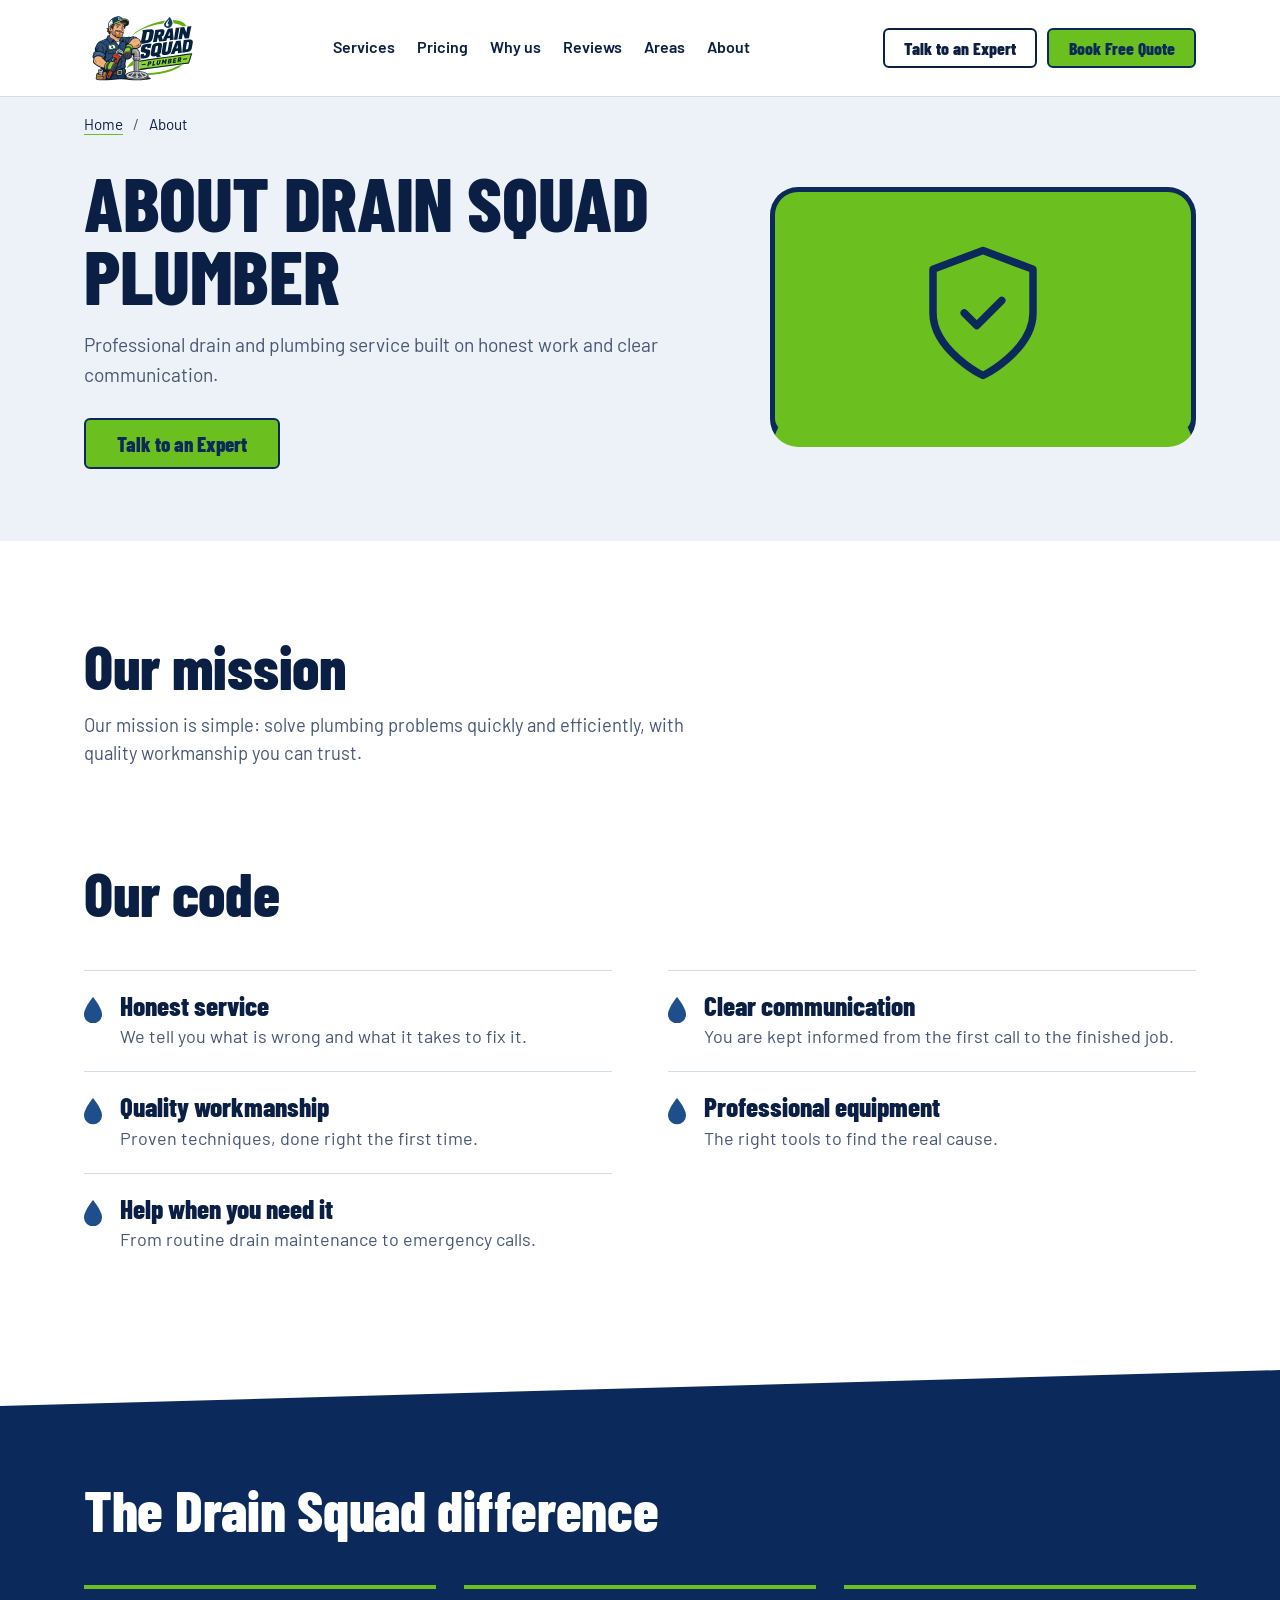
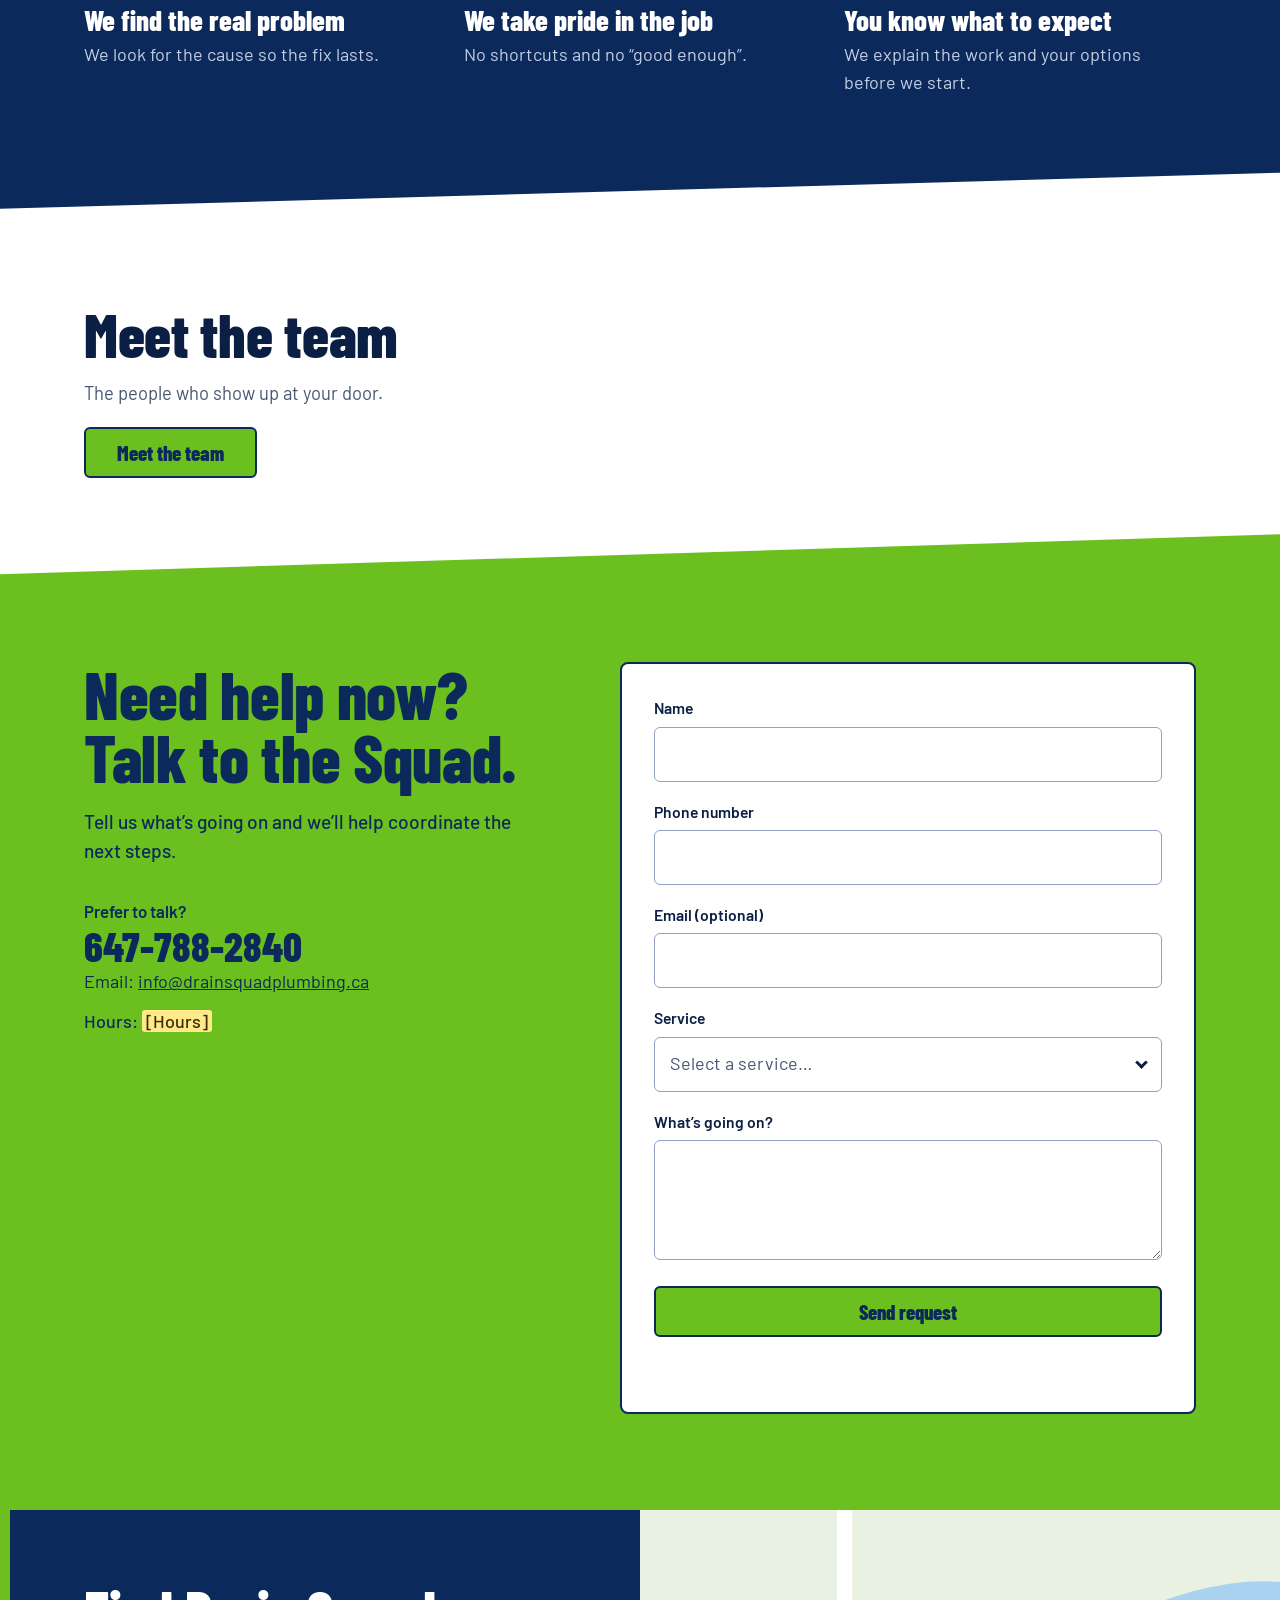
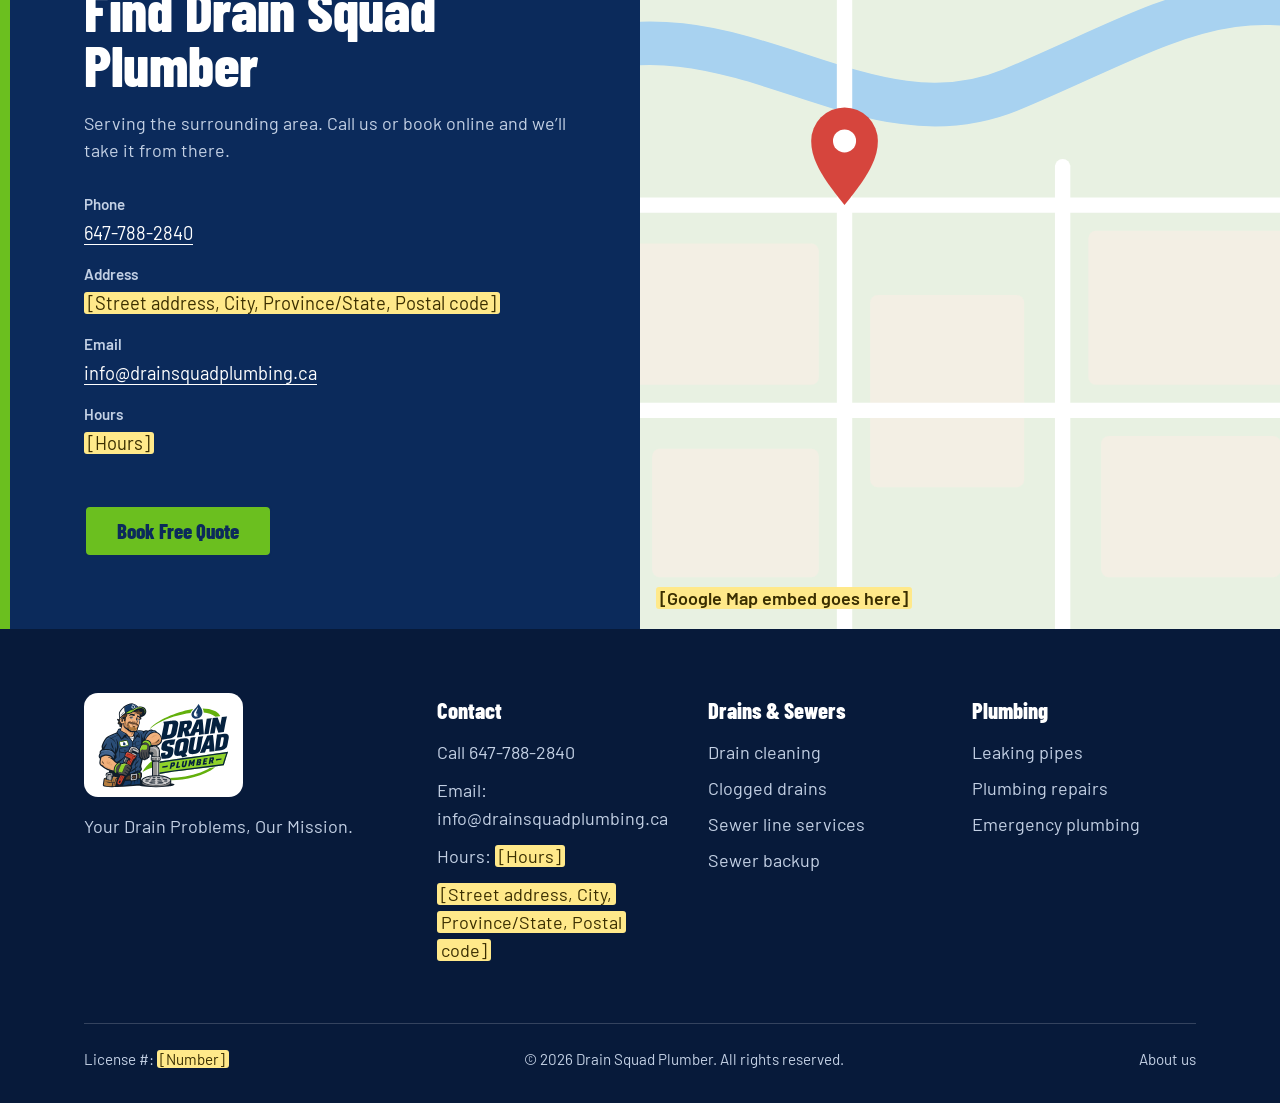
<file: about.html>
<!DOCTYPE html>
<html lang="en" class="no-js">
<head>
<meta charset="UTF-8">
<meta name="viewport" content="width=device-width, initial-scale=1.0, viewport-fit=cover">
<title>About Drain Squad Plumber | Honest Drain &amp; Plumbing Service</title>
<meta name="description" content="Meet Drain Squad Plumber: honest service, clear communication and quality workmanship for drains, sewers and plumbing. Learn how we work and what we value.">
<meta name="robots" content="index, follow, max-image-preview:large">
<link rel="canonical" href="https://www.example.com/about.html">
<meta name="dateModified" content="2026-11-20">
<meta name="theme-color" content="#0B2A5B">
<link rel="icon" href="favicon.svg" type="image/svg+xml">
<!-- Open Graph -->
<meta property="og:type" content="website">
<meta property="og:site_name" content="Drain Squad Plumber">
<meta property="og:locale" content="en_US">
<meta property="og:title" content="About Drain Squad Plumber | Honest Drain &amp; Plumbing Service">
<meta property="og:description" content="Meet Drain Squad Plumber: honest service, clear communication and quality workmanship for drains, sewers and plumbing. Learn how we work and what we value.">
<meta property="og:image" content="https://www.example.com/og-image.png">
<meta property="og:image:width" content="1200">
<meta property="og:image:height" content="630">
<meta property="og:image:alt" content="Drain Squad Plumber logo">
<meta property="og:url" content="https://www.example.com/about.html">
<!-- Twitter -->
<meta name="twitter:card" content="summary_large_image">
<meta name="twitter:title" content="About Drain Squad Plumber | Honest Drain &amp; Plumbing Service">
<meta name="twitter:description" content="Meet Drain Squad Plumber: honest service, clear communication and quality workmanship for drains, sewers and plumbing. Learn how we work and what we value.">
<meta name="twitter:image" content="https://www.example.com/og-image.png">
<link rel="preconnect" href="https://fonts.googleapis.com">
<link rel="preconnect" href="https://fonts.gstatic.com" crossorigin>
<link href="https://fonts.googleapis.com/css2?family=Barlow+Condensed:wght@700;800&family=Barlow:wght@400;500;600;700&display=swap" rel="stylesheet">
<link rel="stylesheet" href="style.css">
<script type="application/ld+json">
{
  "@context": "https://schema.org",
  "@graph": [
    {
      "@type": "Plumber",
      "@id": "https://www.example.com/#organization",
      "name": "Drain Squad Plumber",
      "url": "https://www.example.com/",
      "logo": {
        "@type": "ImageObject",
        "url": "https://www.example.com/logo.png",
        "width": 600,
        "height": 391
      },
      "image": "https://www.example.com/og-image.png",
      "description": "Professional drain cleaning, clogged drain, sewer line and plumbing repair services.",
      "slogan": "Your Drain Problems, Our Mission.",
      "knowsAbout": [
        "Drain cleaning",
        "Clogged drains",
        "Sewer line services",
        "Sewer backup",
        "Leak detection and repair",
        "Plumbing repairs",
        "Emergency plumbing"
      ],
      "hasOfferCatalog": {
        "@type": "OfferCatalog",
        "name": "Drain and plumbing services",
        "itemListElement": [
          {
            "@type": "Offer",
            "itemOffered": {
              "@type": "Service",
              "name": "Drain cleaning"
            }
          },
          {
            "@type": "Offer",
            "itemOffered": {
              "@type": "Service",
              "name": "Clogged drains"
            }
          },
          {
            "@type": "Offer",
            "itemOffered": {
              "@type": "Service",
              "name": "Sewer line services"
            }
          },
          {
            "@type": "Offer",
            "itemOffered": {
              "@type": "Service",
              "name": "Sewer backup"
            }
          },
          {
            "@type": "Offer",
            "itemOffered": {
              "@type": "Service",
              "name": "Leaking pipes"
            }
          },
          {
            "@type": "Offer",
            "itemOffered": {
              "@type": "Service",
              "name": "Plumbing repairs"
            }
          },
          {
            "@type": "Offer",
            "itemOffered": {
              "@type": "Service",
              "name": "Emergency plumbing"
            }
          }
        ]
      },
      "telephone": "+16477882840",
      "email": "info@drainsquadplumbing.ca"
    },
    {
      "@type": [
        "WebPage",
        "AboutPage"
      ],
      "@id": "https://www.example.com/about.html#webpage",
      "url": "https://www.example.com/about.html",
      "name": "About Drain Squad Plumber | Honest Drain & Plumbing Service",
      "description": "Meet Drain Squad Plumber: honest service, clear communication and quality workmanship for drains, sewers and plumbing. Learn how we work and what we value.",
      "inLanguage": "en",
      "datePublished": "2026-11-20",
      "dateModified": "2026-11-20",
      "publisher": {
        "@id": "https://www.example.com/#organization"
      },
      "about": {
        "@id": "https://www.example.com/#organization"
      },
      "primaryImageOfPage": {
        "@type": "ImageObject",
        "url": "https://www.example.com/og-image.png"
      },
      "breadcrumb": {
        "@id": "https://www.example.com/about.html#breadcrumb"
      }
    },
    {
      "@type": "BreadcrumbList",
      "@id": "https://www.example.com/about.html#breadcrumb",
      "itemListElement": [
        {
          "@type": "ListItem",
          "position": 1,
          "name": "Home",
          "item": "https://www.example.com/"
        },
        {
          "@type": "ListItem",
          "position": 2,
          "name": "About",
          "item": "https://www.example.com/about.html"
        }
      ]
    }
  ]
}
</script>
</head>
<body>
<a class="skip-link" href="#main-content">Skip to main content</a>
<svg width="0" height="0" style="position:absolute" aria-hidden="true" focusable="false"><defs><symbol id="drop" viewBox="0 0 60 88"><path d="M30 0C30 0 0 36 0 58a30 30 0 0 0 60 0C60 36 30 0 30 0Z"/></symbol></defs></svg>
<header class="site-header">
  <div class="wrap">
    <a class="brand" href="index.html" aria-label="Drain Squad Plumber, home">
      <img class="logo-art" src="logo.svg" width="1380" height="900" alt="" aria-hidden="true">
    </a>
    <nav class="nav" id="primary-nav" aria-label="Primary">
      <a href="index.html#services">Services</a><a href="index.html#pricing">Pricing</a><a href="index.html#why">Why us</a><a href="index.html#reviews">Reviews</a><a href="index.html#areas">Areas</a><a href="about.html">About</a>
    </nav>
    <div class="header-actions">
      <a class="btn btn-ghost" href="tel:+16477882840">Talk to an Expert</a>
      <a class="btn btn-primary" href="#contact">Book Free Quote</a>
      <button class="nav-toggle" type="button" aria-expanded="false" aria-controls="primary-nav" aria-label="Open menu"><span></span><span></span><span></span></button>
    </div>
  </div>
</header>
<nav class="breadcrumb" aria-label="Breadcrumb"><div class="wrap"><ol><li><a href="index.html">Home</a></li><li><span aria-current="page">About</span></li></ol></div></nav>
<main id="main-content">

<section class="svc-hero" aria-labelledby="about-drain-squad-plumber-h">
    <div class="wrap">
      <div>
        <h1 class="display" id="about-drain-squad-plumber-h">About Drain Squad Plumber</h1>
        <p class="svc-sub">Professional drain and plumbing service built on honest work and clear communication.</p>
        <div class="hero-actions"><a class="btn btn-primary" href="tel:+16477882840">Talk to an Expert</a></div>
      </div>
      <div class="svc-art mp-green" aria-hidden="true"><svg viewBox="0 0 24 24"><path d="M12 22s8-4 8-10V5l-8-3-8 3v7c0 6 8 10 8 10z"/><path d="M9 12l2 2 4-4"/></svg></div>
    </div>
  </section>
  <section class="section" aria-labelledby="our-mission-h">
    <div class="wrap">
      <div class="sec-head" style="margin-bottom:0">
        <h2 class="display" id="our-mission-h">Our mission</h2>
        <p>Our mission is simple: solve plumbing problems quickly and efficiently, with quality workmanship you can trust.</p>
      </div>
    </div>
  </section>
  <section class="section svc-list" style="padding-top:0" aria-labelledby="our-code-h">
    <div class="wrap">
      <div class="sec-head">
        <h2 class="display" id="our-code-h">Our code</h2>
      </div>
      <ul class="rows two"><li><svg class="drop" viewBox="0 0 60 88" aria-hidden="true"><use href="#drop"/></svg><div><strong>Honest service</strong><span>We tell you what is wrong and what it takes to fix it.</span></div></li><li><svg class="drop" viewBox="0 0 60 88" aria-hidden="true"><use href="#drop"/></svg><div><strong>Clear communication</strong><span>You are kept informed from the first call to the finished job.</span></div></li><li><svg class="drop" viewBox="0 0 60 88" aria-hidden="true"><use href="#drop"/></svg><div><strong>Quality workmanship</strong><span>Proven techniques, done right the first time.</span></div></li><li><svg class="drop" viewBox="0 0 60 88" aria-hidden="true"><use href="#drop"/></svg><div><strong>Professional equipment</strong><span>The right tools to find the real cause.</span></div></li><li><svg class="drop" viewBox="0 0 60 88" aria-hidden="true"><use href="#drop"/></svg><div><strong>Help when you need it</strong><span>From routine drain maintenance to emergency calls.</span></div></li></ul>
    </div>
  </section>
  <section class="svc-over" aria-labelledby="the-drain-squad-difference-h">
    <div class="wrap">
      <h2 class="display" id="the-drain-squad-difference-h">The Drain Squad difference</h2>
      <div class="svc-why"><div><h3>We find the real problem</h3><p>We look for the cause so the fix lasts.</p></div><div><h3>We take pride in the job</h3><p>No shortcuts and no “good enough”.</p></div><div><h3>You know what to expect</h3><p>We explain the work and your options before we start.</p></div></div>
    </div>
  </section>
  <section class="section" aria-labelledby="meet-the-team-h">
    <div class="wrap">
      <div class="sec-head" style="margin-bottom:0">
        <h2 class="display" id="meet-the-team-h">Meet the team</h2>
        <p>The people who show up at your door.</p>
        <p style="margin-top:20px"><a class="btn btn-primary" href="index.html#team">Meet the team</a></p>
      </div>
    </div>
  </section>

  <section class="contact" id="contact" aria-labelledby="contact-h">
    <div class="wrap">
      <div>
        <h2 class="display" id="contact-h">Need help now? Talk to the Squad.</h2>
        <p class="contact-lead">Tell us what’s going on and we’ll help coordinate the next steps.</p>
        <p class="contact-call">Prefer to talk?
          <a href="tel:+16477882840">647-788-2840</a>
        </p>
        <p class="contact-email">Email: <a href="mailto:info@drainsquadplumbing.ca">info@drainsquadplumbing.ca</a></p>
        <p class="contact-hours">Hours: <span class="ph">[Hours]</span></p>
      </div>
      <div class="form-card">
        <form id="lead-form" novalidate>
          <div class="field">
            <label for="f-name">Name</label>
            <input id="f-name" name="name" type="text" autocomplete="name" required>
          </div>
          <div class="field">
            <label for="f-phone">Phone number</label>
            <input id="f-phone" name="phone" type="tel" autocomplete="tel" required>
          </div>
          <div class="field">
            <label for="f-email">Email (optional)</label>
            <input id="f-email" name="email" type="email" autocomplete="email">
          </div>
          <div class="field">
            <label for="f-service">Service</label>
            <select id="f-service" name="service">
              <option value="">Select a service…</option>
              <option>Drain cleaning</option>
              <option>Clogged drains</option>
              <option>Sewer line services</option>
              <option>Sewer backup</option>
              <option>Leaking pipes</option>
              <option>Plumbing repairs</option>
              <option>Emergency plumbing</option>
              <option>Other / not sure</option>
            </select>
          </div>
          <div class="field">
            <label for="f-message">What’s going on?</label>
            <textarea id="f-message" name="message"></textarea>
          </div>
          <button class="btn btn-primary" type="submit">Send request</button>
          <p class="form-status" id="form-status" role="status" aria-live="polite"></p>
        </form>
      </div>
    </div>
  </section>

<section class="locate" id="location" aria-labelledby="loc-title">
    <div class="locate-info">
      <h2 class="display" id="loc-title">Find Drain Squad Plumber</h2>
      <p class="locate-lead">Serving the surrounding area. Call us or book online and we’ll take it from there.</p>
      <dl class="locate-list">
        <div><dt>Phone</dt><dd><a href="tel:+16477882840">647-788-2840</a></dd></div>
        <div><dt>Address</dt><dd><span class="ph">[Street address, City, Province/State, Postal code]</span></dd></div>
        <div><dt>Email</dt><dd><a href="mailto:info@drainsquadplumbing.ca">info@drainsquadplumbing.ca</a></dd></div>
        <div><dt>Hours</dt><dd><span class="ph">[Hours]</span></dd></div>
      </dl>
      <a class="btn btn-primary" href="#contact">Book Free Quote</a>
    </div>
    <div class="locate-map" role="region" aria-label="Map">
      <!-- Replace this SVG and the note below with your Google Maps embed: Google Maps > Share > Embed a map > copy the <iframe> code. -->
      <svg viewBox="0 0 600 560" preserveAspectRatio="xMidYMid slice" aria-hidden="true" focusable="false">
        <rect width="600" height="560" fill="#E8F1E2"/>
        <path d="M-20 120C120 60 220 190 340 140S520 40 640 100" fill="none" stroke="#A8D2F0" stroke-width="34" stroke-linecap="round"/>
        <g fill="#F3EFE4"><rect x="40" y="260" width="150" height="110" rx="6"/><rect x="230" y="300" width="120" height="150" rx="6"/><rect x="400" y="250" width="160" height="120" rx="6"/><rect x="60" y="420" width="130" height="100" rx="6"/><rect x="410" y="410" width="140" height="110" rx="6"/></g>
        <g stroke="#fff" stroke-width="12" fill="none" stroke-linecap="round"><path d="M-10 230H610"/><path d="M210 -10V570"/><path d="M380 200V570"/><path d="M-10 390H610"/></g>
        <g transform="translate(210 230)"><path d="M0 0C-18-22-26-36-26-50a26 26 0 1 1 52 0C26-36 18-22 0 0z" fill="#D6453D"/><circle cx="0" cy="-50" r="9" fill="#fff"/></g>
      </svg>
      <p class="map-note"><span class="ph">[Google Map embed goes here]</span></p>
    </div>
  </section>

</main>

<footer class="site-footer">
  <div class="wrap">
    <div class="footer-grid">
      <div>
        <a class="brand" href="index.html" aria-label="Drain Squad Plumber, back to home">
          <img class="logo-art" src="logo.svg" width="1380" height="900" alt="" aria-hidden="true" loading="lazy">
        </a>
        <p class="footer-tagline">Your Drain Problems, Our Mission.</p>
      </div>
      <div class="footer-contact">
        <h2>Contact</h2>
        <p>Call <a href="tel:+16477882840">647-788-2840</a></p><p>Email: <a href="mailto:info@drainsquadplumbing.ca">info@drainsquadplumbing.ca</a></p><p>Hours: <span class="ph">[Hours]</span></p><p><span class="ph">[Street address, City, Province/State, Postal code]</span></p>
      </div>
      <div>
        <h2>Drains &amp; Sewers</h2>
        <ul>
          <li><a href="drain-cleaning.html">Drain cleaning</a></li>
          <li><a href="drain-cleaning.html">Clogged drains</a></li>
          <li><a href="drain-cleaning.html">Sewer line services</a></li>
          <li><a href="sewer-backup.html">Sewer backup</a></li>
        </ul>
      </div>
      <div>
        <h2>Plumbing</h2>
        <ul>
          <li><a href="leak-detection.html">Leaking pipes</a></li>
          <li><a href="leak-detection.html">Plumbing repairs</a></li>
          <li><a href="emergency-plumbing.html">Emergency plumbing</a></li>
        </ul>
      </div>
    </div>
    <div class="footer-bottom">
      <p>License #: <span class="ph">[Number]</span></p>
      <p>© 2026 Drain Squad Plumber. All rights reserved.</p>
      <nav aria-label="Footer">
        <a href="about.html">About us</a>
      </nav>
    </div>
  </div>
</footer>
<div class="mobile-bar">
  <a class="btn btn-ghost" href="tel:+16477882840">Call us</a>
  <a class="btn btn-primary" href="#contact">Free Quote</a>
</div>

<script src="script.js" defer></script>
</body>
</html>
</file>
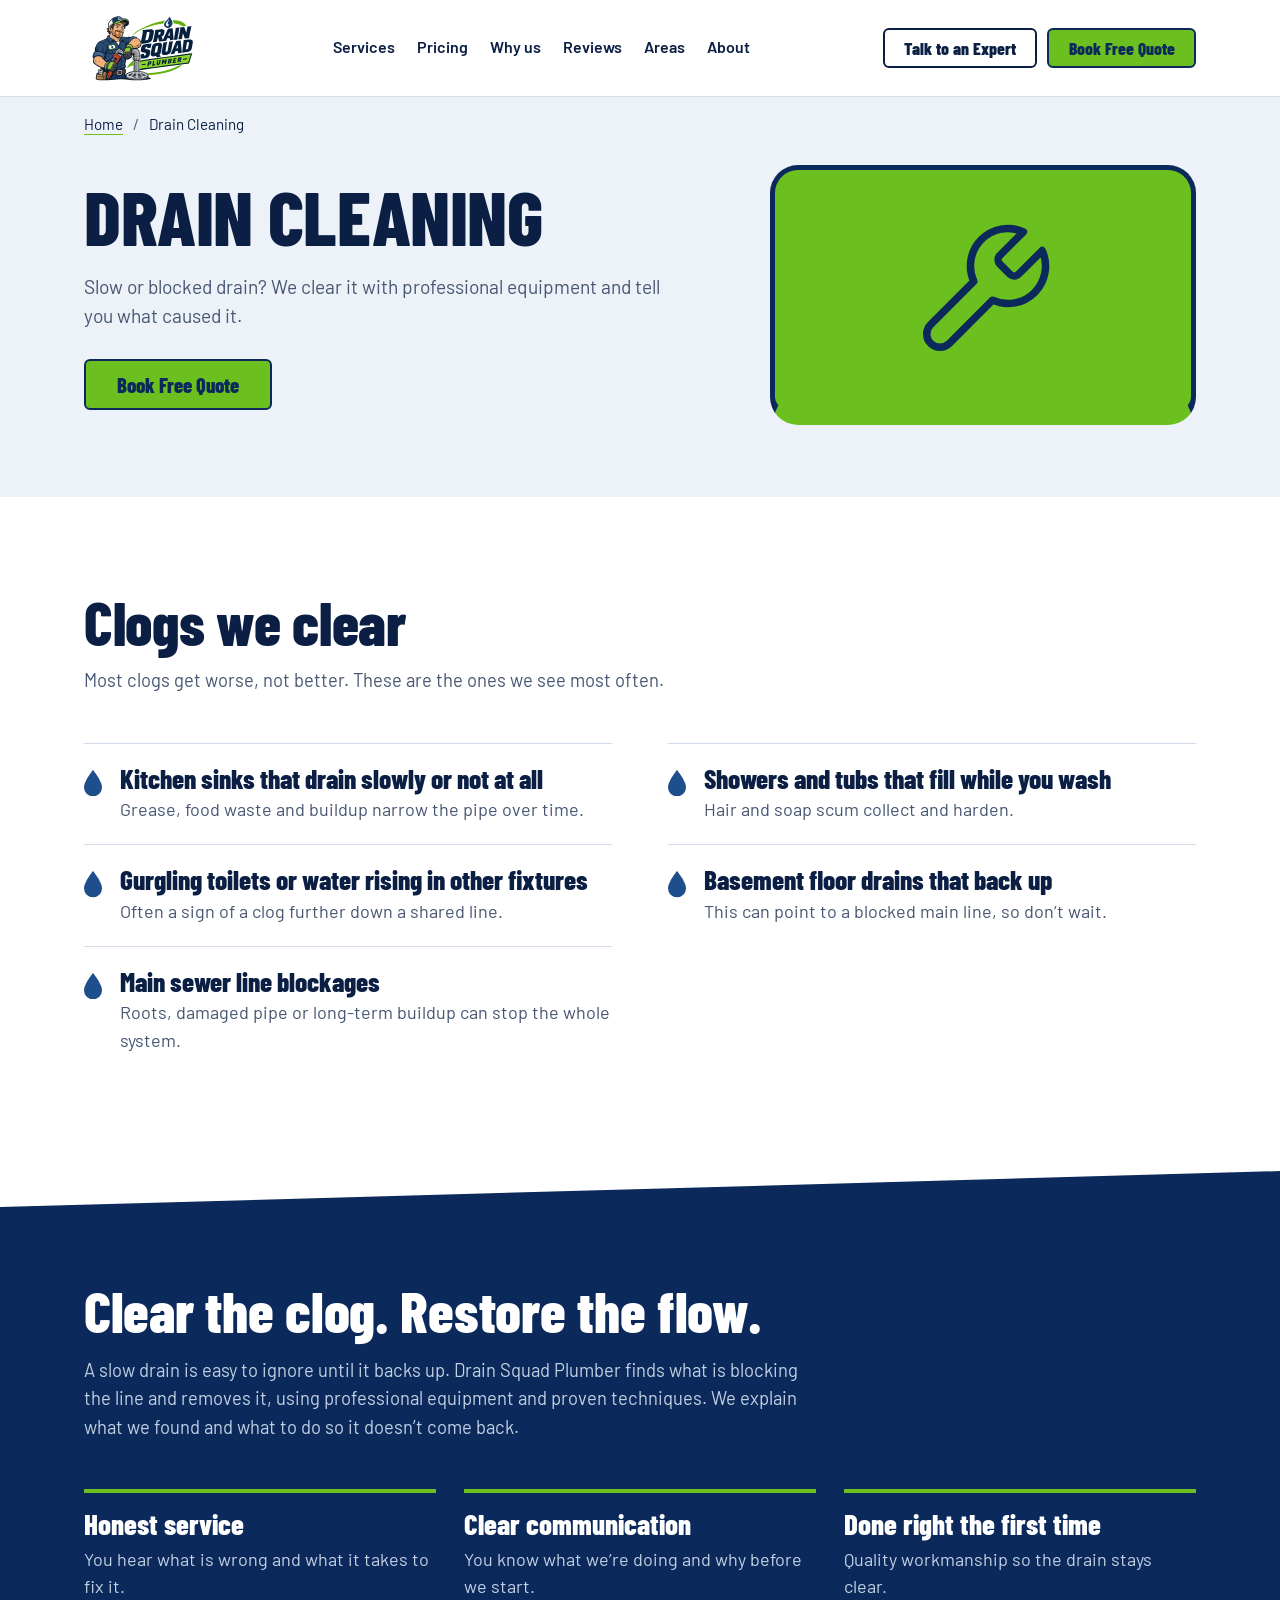
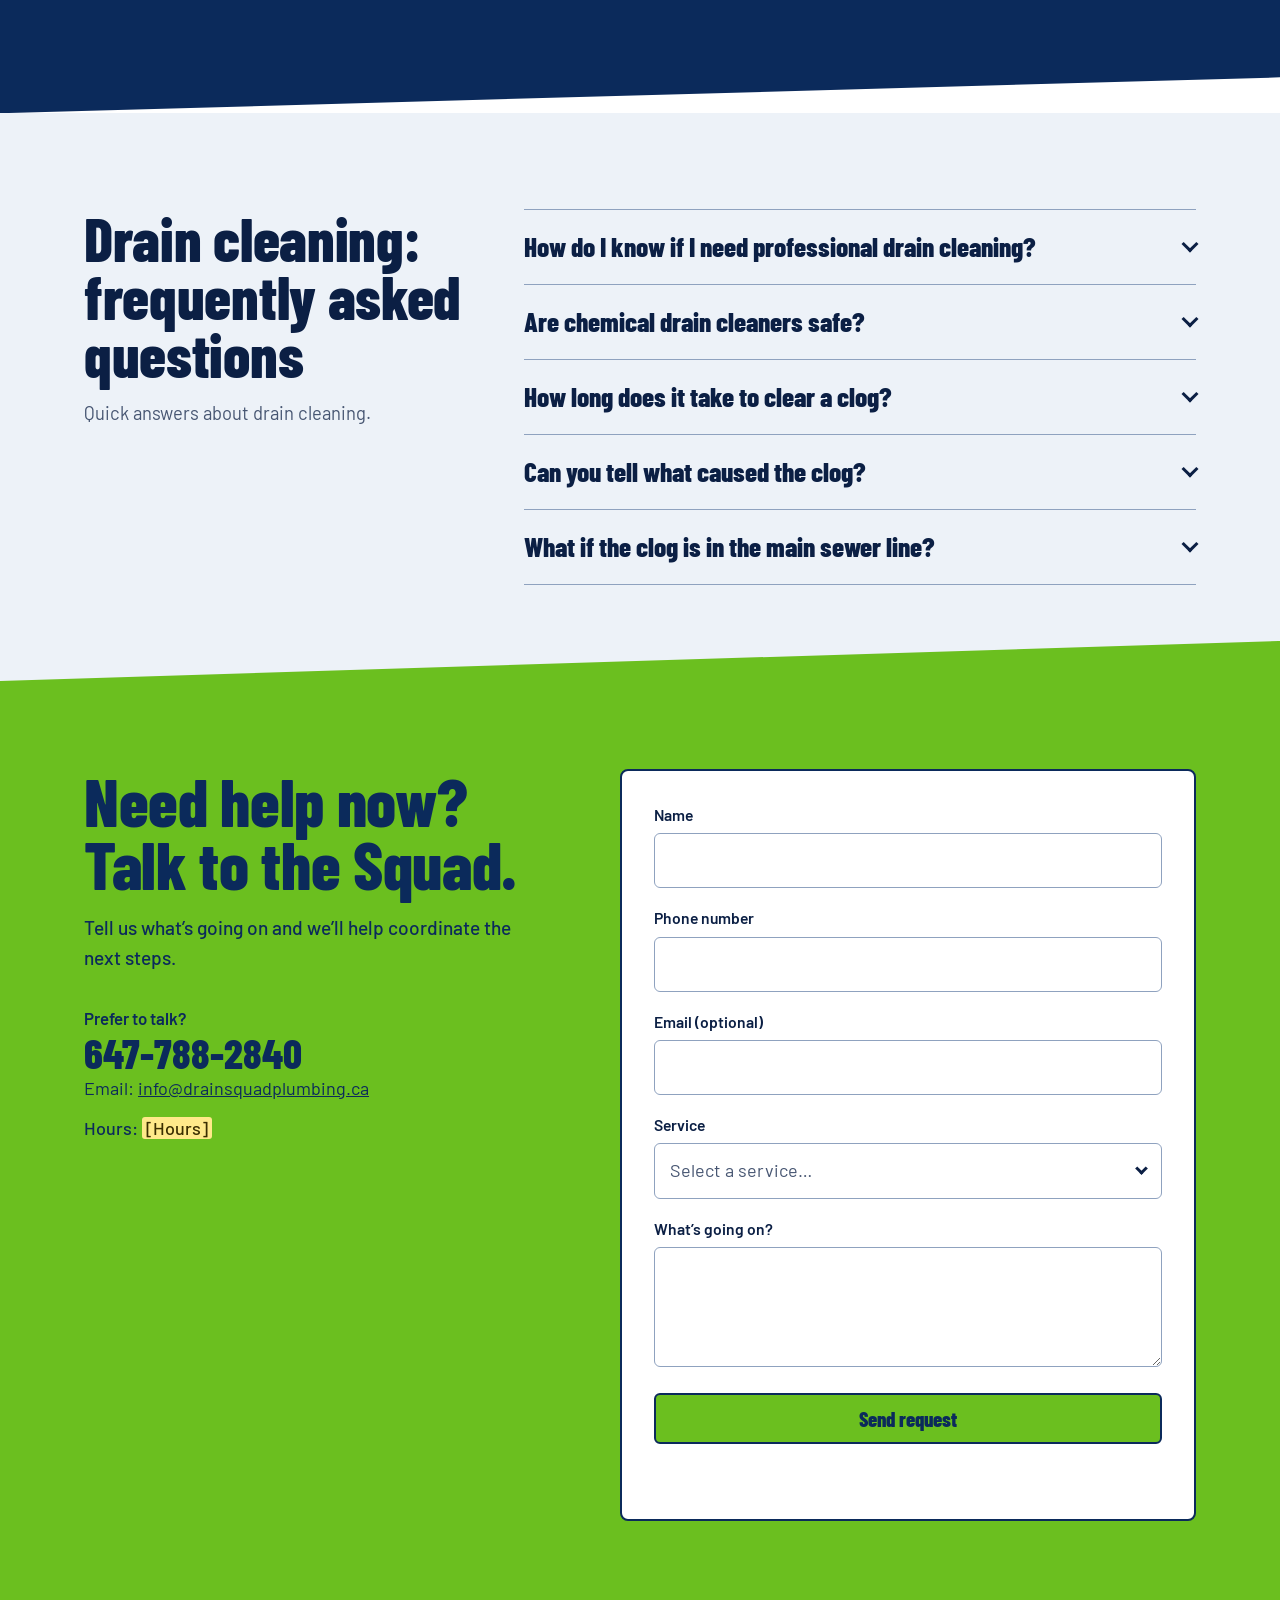
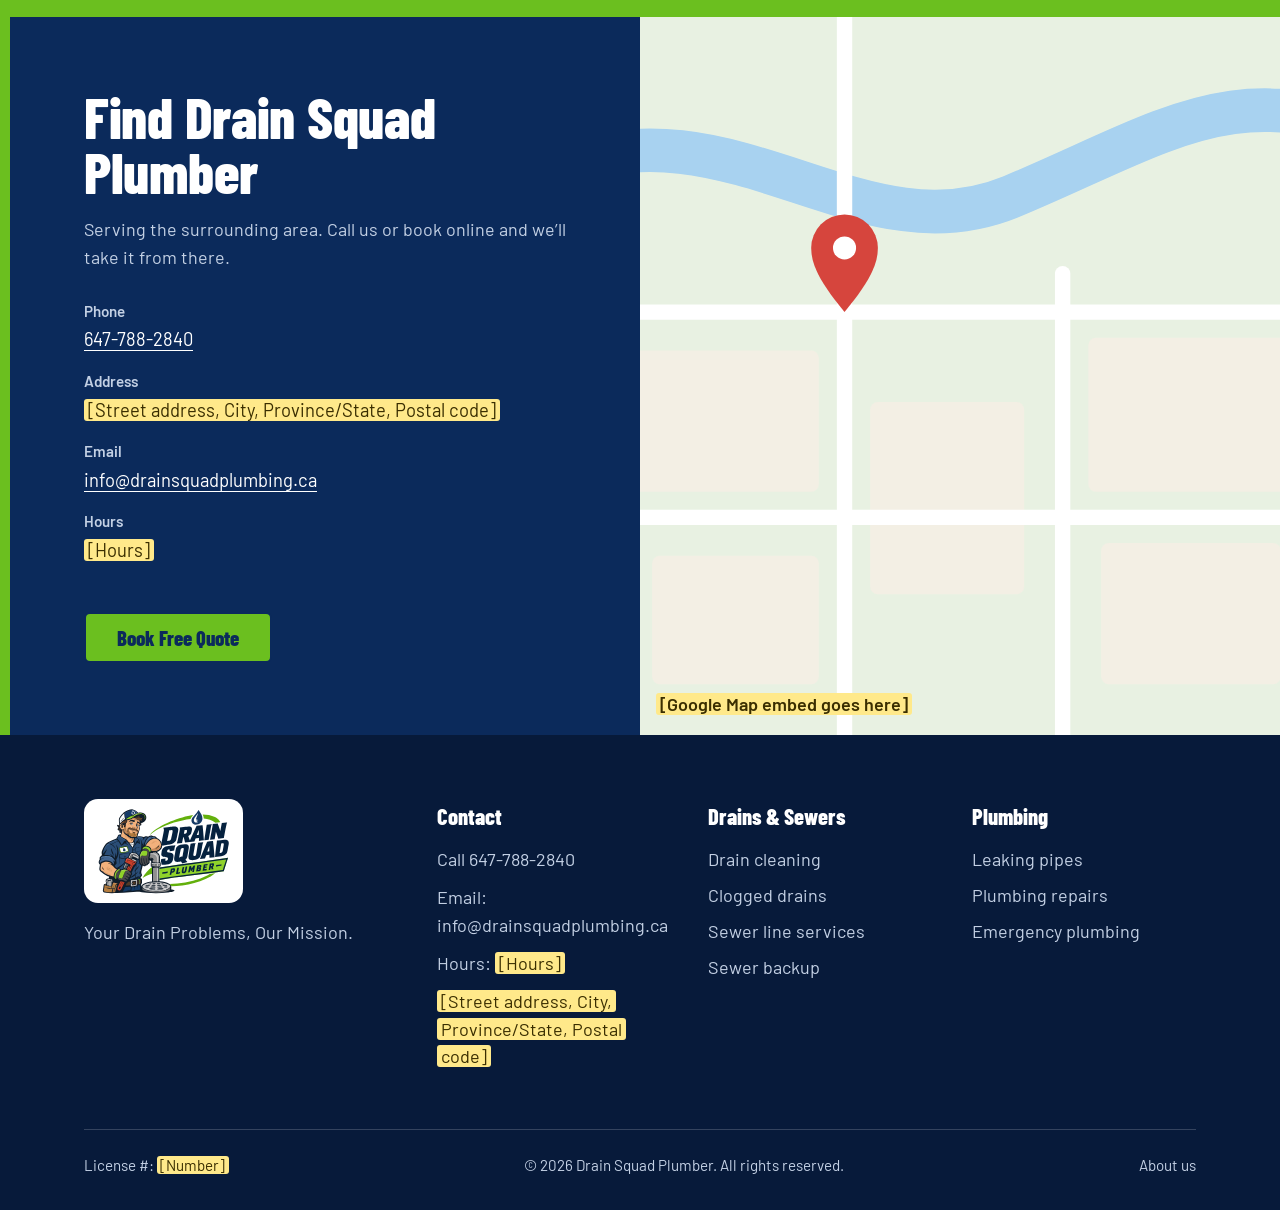
<file: drain-cleaning.html>
<!DOCTYPE html>
<html lang="en" class="no-js">
<head>
<meta charset="UTF-8">
<meta name="viewport" content="width=device-width, initial-scale=1.0, viewport-fit=cover">
<title>Drain Cleaning | Drain Squad Plumber</title>
<meta name="description" content="Slow or blocked drain? Drain Squad Plumber clears clogs in sinks, tubs, toilets, floor drains and sewer lines using professional equipment. Free quotes.">
<meta name="robots" content="index, follow, max-image-preview:large">
<link rel="canonical" href="https://www.example.com/drain-cleaning.html">
<meta name="dateModified" content="2026-11-20">
<meta name="theme-color" content="#0B2A5B">
<link rel="icon" href="favicon.svg" type="image/svg+xml">
<!-- Open Graph -->
<meta property="og:type" content="website">
<meta property="og:site_name" content="Drain Squad Plumber">
<meta property="og:locale" content="en_US">
<meta property="og:title" content="Drain Cleaning | Drain Squad Plumber">
<meta property="og:description" content="Slow or blocked drain? Drain Squad Plumber clears clogs in sinks, tubs, toilets, floor drains and sewer lines using professional equipment. Free quotes.">
<meta property="og:image" content="https://www.example.com/og-image.png">
<meta property="og:image:width" content="1200">
<meta property="og:image:height" content="630">
<meta property="og:image:alt" content="Drain Squad Plumber logo">
<meta property="og:url" content="https://www.example.com/drain-cleaning.html">
<!-- Twitter -->
<meta name="twitter:card" content="summary_large_image">
<meta name="twitter:title" content="Drain Cleaning | Drain Squad Plumber">
<meta name="twitter:description" content="Slow or blocked drain? Drain Squad Plumber clears clogs in sinks, tubs, toilets, floor drains and sewer lines using professional equipment. Free quotes.">
<meta name="twitter:image" content="https://www.example.com/og-image.png">
<link rel="preconnect" href="https://fonts.googleapis.com">
<link rel="preconnect" href="https://fonts.gstatic.com" crossorigin>
<link href="https://fonts.googleapis.com/css2?family=Barlow+Condensed:wght@700;800&family=Barlow:wght@400;500;600;700&display=swap" rel="stylesheet">
<link rel="stylesheet" href="style.css">
<script type="application/ld+json">
{
  "@context": "https://schema.org",
  "@graph": [
    {
      "@type": "Plumber",
      "@id": "https://www.example.com/#organization",
      "name": "Drain Squad Plumber",
      "url": "https://www.example.com/",
      "logo": {
        "@type": "ImageObject",
        "url": "https://www.example.com/logo.png",
        "width": 600,
        "height": 391
      },
      "image": "https://www.example.com/og-image.png",
      "description": "Professional drain cleaning, clogged drain, sewer line and plumbing repair services.",
      "slogan": "Your Drain Problems, Our Mission.",
      "knowsAbout": [
        "Drain cleaning",
        "Clogged drains",
        "Sewer line services",
        "Sewer backup",
        "Leak detection and repair",
        "Plumbing repairs",
        "Emergency plumbing"
      ],
      "hasOfferCatalog": {
        "@type": "OfferCatalog",
        "name": "Drain and plumbing services",
        "itemListElement": [
          {
            "@type": "Offer",
            "itemOffered": {
              "@type": "Service",
              "name": "Drain cleaning"
            }
          },
          {
            "@type": "Offer",
            "itemOffered": {
              "@type": "Service",
              "name": "Clogged drains"
            }
          },
          {
            "@type": "Offer",
            "itemOffered": {
              "@type": "Service",
              "name": "Sewer line services"
            }
          },
          {
            "@type": "Offer",
            "itemOffered": {
              "@type": "Service",
              "name": "Sewer backup"
            }
          },
          {
            "@type": "Offer",
            "itemOffered": {
              "@type": "Service",
              "name": "Leaking pipes"
            }
          },
          {
            "@type": "Offer",
            "itemOffered": {
              "@type": "Service",
              "name": "Plumbing repairs"
            }
          },
          {
            "@type": "Offer",
            "itemOffered": {
              "@type": "Service",
              "name": "Emergency plumbing"
            }
          }
        ]
      },
      "telephone": "+16477882840",
      "email": "info@drainsquadplumbing.ca"
    },
    {
      "@type": "WebPage",
      "@id": "https://www.example.com/drain-cleaning.html#webpage",
      "url": "https://www.example.com/drain-cleaning.html",
      "name": "Drain Cleaning | Drain Squad Plumber",
      "description": "Slow or blocked drain? Drain Squad Plumber clears clogs in sinks, tubs, toilets, floor drains and sewer lines using professional equipment. Free quotes.",
      "inLanguage": "en",
      "datePublished": "2026-11-20",
      "dateModified": "2026-11-20",
      "publisher": {
        "@id": "https://www.example.com/#organization"
      },
      "about": {
        "@id": "https://www.example.com/#organization"
      },
      "primaryImageOfPage": {
        "@type": "ImageObject",
        "url": "https://www.example.com/og-image.png"
      },
      "breadcrumb": {
        "@id": "https://www.example.com/drain-cleaning.html#breadcrumb"
      },
      "mainEntity": {
        "@id": "https://www.example.com/drain-cleaning.html#service"
      }
    },
    {
      "@type": "Service",
      "@id": "https://www.example.com/drain-cleaning.html#service",
      "name": "Drain Cleaning",
      "serviceType": "Drain Cleaning",
      "description": "Slow or blocked drain? We clear it with professional equipment and tell you what caused it.",
      "url": "https://www.example.com/drain-cleaning.html",
      "provider": {
        "@id": "https://www.example.com/#organization"
      }
    },
    {
      "@type": "BreadcrumbList",
      "@id": "https://www.example.com/drain-cleaning.html#breadcrumb",
      "itemListElement": [
        {
          "@type": "ListItem",
          "position": 1,
          "name": "Home",
          "item": "https://www.example.com/"
        },
        {
          "@type": "ListItem",
          "position": 2,
          "name": "Drain Cleaning",
          "item": "https://www.example.com/drain-cleaning.html"
        }
      ]
    },
    {
      "@type": "FAQPage",
      "@id": "https://www.example.com/drain-cleaning.html#faq",
      "mainEntity": [
        {
          "@type": "Question",
          "name": "How do I know if I need professional drain cleaning?",
          "acceptedAnswer": {
            "@type": "Answer",
            "text": "If water drains slowly, backs up into other fixtures or the clog keeps returning, it’s time to call. Plunging can help briefly, but a repeat clog usually means the blockage is deeper."
          }
        },
        {
          "@type": "Question",
          "name": "Are chemical drain cleaners safe?",
          "acceptedAnswer": {
            "@type": "Answer",
            "text": "They can damage pipes, especially older ones, and often fail on deeper clogs. Mechanical clearing is usually the safer choice."
          }
        },
        {
          "@type": "Question",
          "name": "How long does it take to clear a clog?",
          "acceptedAnswer": {
            "@type": "Answer",
            "text": "It depends on where the clog is and how severe it is. We’ll give you an idea of the time once we see the problem."
          }
        },
        {
          "@type": "Question",
          "name": "Can you tell what caused the clog?",
          "acceptedAnswer": {
            "@type": "Answer",
            "text": "We look for the cause as we work and explain it, whether it’s grease, hair, debris or something deeper in the line."
          }
        },
        {
          "@type": "Question",
          "name": "What if the clog is in the main sewer line?",
          "acceptedAnswer": {
            "@type": "Answer",
            "text": "We handle main line blockages too. Tell us what you are seeing and we’ll advise on the next step."
          }
        }
      ]
    }
  ]
}
</script>
</head>
<body>
<a class="skip-link" href="#main-content">Skip to main content</a>
<svg width="0" height="0" style="position:absolute" aria-hidden="true" focusable="false"><defs><symbol id="drop" viewBox="0 0 60 88"><path d="M30 0C30 0 0 36 0 58a30 30 0 0 0 60 0C60 36 30 0 30 0Z"/></symbol></defs></svg>
<header class="site-header">
  <div class="wrap">
    <a class="brand" href="index.html" aria-label="Drain Squad Plumber, home">
      <img class="logo-art" src="logo.svg" width="1380" height="900" alt="" aria-hidden="true">
    </a>
    <nav class="nav" id="primary-nav" aria-label="Primary">
      <a href="index.html#services">Services</a><a href="index.html#pricing">Pricing</a><a href="index.html#why">Why us</a><a href="index.html#reviews">Reviews</a><a href="index.html#areas">Areas</a><a href="about.html">About</a>
    </nav>
    <div class="header-actions">
      <a class="btn btn-ghost" href="tel:+16477882840">Talk to an Expert</a>
      <a class="btn btn-primary" href="#contact">Book Free Quote</a>
      <button class="nav-toggle" type="button" aria-expanded="false" aria-controls="primary-nav" aria-label="Open menu"><span></span><span></span><span></span></button>
    </div>
  </div>
</header>
<nav class="breadcrumb" aria-label="Breadcrumb"><div class="wrap"><ol><li><a href="index.html">Home</a></li><li><span aria-current="page">Drain Cleaning</span></li></ol></div></nav>
<main id="main-content">

<section class="svc-hero" aria-labelledby="drain-cleaning-h">
    <div class="wrap">
      <div>
        <h1 class="display" id="drain-cleaning-h">Drain Cleaning</h1>
        <p class="svc-sub">Slow or blocked drain? We clear it with professional equipment and tell you what caused it.</p>
        <div class="hero-actions"><a class="btn btn-primary" href="#contact">Book Free Quote</a></div>
      </div>
      <div class="svc-art mp-green" aria-hidden="true"><svg viewBox="0 0 24 24"><path d="M14.7 6.3a1 1 0 0 0 0 1.4l1.6 1.6a1 1 0 0 0 1.4 0l3.77-3.77a6 6 0 0 1-7.94 7.94l-6.91 6.91a2.12 2.12 0 0 1-3-3l6.91-6.91a6 6 0 0 1 7.94-7.94l-3.76 3.76z"/></svg></div>
    </div>
  </section>
  <section class="section svc-list" aria-labelledby="clogs-we-clear-h">
    <div class="wrap">
      <div class="sec-head">
        <h2 class="display" id="clogs-we-clear-h">Clogs we clear</h2>
        <p>Most clogs get worse, not better. These are the ones we see most often.</p>
      </div>
      <ul class="rows two"><li><svg class="drop" viewBox="0 0 60 88" aria-hidden="true"><use href="#drop"/></svg><div><strong>Kitchen sinks that drain slowly or not at all</strong><span>Grease, food waste and buildup narrow the pipe over time.</span></div></li><li><svg class="drop" viewBox="0 0 60 88" aria-hidden="true"><use href="#drop"/></svg><div><strong>Showers and tubs that fill while you wash</strong><span>Hair and soap scum collect and harden.</span></div></li><li><svg class="drop" viewBox="0 0 60 88" aria-hidden="true"><use href="#drop"/></svg><div><strong>Gurgling toilets or water rising in other fixtures</strong><span>Often a sign of a clog further down a shared line.</span></div></li><li><svg class="drop" viewBox="0 0 60 88" aria-hidden="true"><use href="#drop"/></svg><div><strong>Basement floor drains that back up</strong><span>This can point to a blocked main line, so don’t wait.</span></div></li><li><svg class="drop" viewBox="0 0 60 88" aria-hidden="true"><use href="#drop"/></svg><div><strong>Main sewer line blockages</strong><span>Roots, damaged pipe or long-term buildup can stop the whole system.</span></div></li></ul>
    </div>
  </section>
  <section class="svc-over" aria-labelledby="clear-the-clog-restore-h">
    <div class="wrap">
      <h2 class="display" id="clear-the-clog-restore-h">Clear the clog. Restore the flow.</h2>
      <p class="lead">A slow drain is easy to ignore until it backs up. Drain Squad Plumber finds what is blocking the line and removes it, using professional equipment and proven techniques. We explain what we found and what to do so it doesn’t come back.</p>
      <div class="svc-why"><div><h3>Honest service</h3><p>You hear what is wrong and what it takes to fix it.</p></div><div><h3>Clear communication</h3><p>You know what we’re doing and why before we start.</p></div><div><h3>Done right the first time</h3><p>Quality workmanship so the drain stays clear.</p></div></div>
    </div>
  </section>
  <section class="section faq" id="faq" aria-labelledby="faq-h">
    <div class="wrap">
      <div class="sec-head">
        <h2 class="display" id="faq-h">Drain cleaning: frequently asked questions</h2>
        <p>Quick answers about drain cleaning.</p>
      </div>
      <div class="faq-list">
        <div class="faq-item"><h3><button class="faq-trigger" type="button" id="faq-q1" aria-expanded="true" aria-controls="faq-a1">How do I know if I need professional drain cleaning?</button></h3><div class="faq-answer" id="faq-a1" role="region" aria-labelledby="faq-q1"><div class="inner"><p>If water drains slowly, backs up into other fixtures or the clog keeps returning, it’s time to call. Plunging can help briefly, but a repeat clog usually means the blockage is deeper.</p></div></div></div>
        <div class="faq-item"><h3><button class="faq-trigger" type="button" id="faq-q2" aria-expanded="true" aria-controls="faq-a2">Are chemical drain cleaners safe?</button></h3><div class="faq-answer" id="faq-a2" role="region" aria-labelledby="faq-q2"><div class="inner"><p>They can damage pipes, especially older ones, and often fail on deeper clogs. Mechanical clearing is usually the safer choice.</p></div></div></div>
        <div class="faq-item"><h3><button class="faq-trigger" type="button" id="faq-q3" aria-expanded="true" aria-controls="faq-a3">How long does it take to clear a clog?</button></h3><div class="faq-answer" id="faq-a3" role="region" aria-labelledby="faq-q3"><div class="inner"><p>It depends on where the clog is and how severe it is. We’ll give you an idea of the time once we see the problem.</p></div></div></div>
        <div class="faq-item"><h3><button class="faq-trigger" type="button" id="faq-q4" aria-expanded="true" aria-controls="faq-a4">Can you tell what caused the clog?</button></h3><div class="faq-answer" id="faq-a4" role="region" aria-labelledby="faq-q4"><div class="inner"><p>We look for the cause as we work and explain it, whether it’s grease, hair, debris or something deeper in the line.</p></div></div></div>
        <div class="faq-item"><h3><button class="faq-trigger" type="button" id="faq-q5" aria-expanded="true" aria-controls="faq-a5">What if the clog is in the main sewer line?</button></h3><div class="faq-answer" id="faq-a5" role="region" aria-labelledby="faq-q5"><div class="inner"><p>We handle main line blockages too. Tell us what you are seeing and we’ll advise on the next step.</p></div></div></div>
      </div>
    </div>
  </section>

  <section class="contact" id="contact" aria-labelledby="contact-h">
    <div class="wrap">
      <div>
        <h2 class="display" id="contact-h">Need help now? Talk to the Squad.</h2>
        <p class="contact-lead">Tell us what’s going on and we’ll help coordinate the next steps.</p>
        <p class="contact-call">Prefer to talk?
          <a href="tel:+16477882840">647-788-2840</a>
        </p>
        <p class="contact-email">Email: <a href="mailto:info@drainsquadplumbing.ca">info@drainsquadplumbing.ca</a></p>
        <p class="contact-hours">Hours: <span class="ph">[Hours]</span></p>
      </div>
      <div class="form-card">
        <form id="lead-form" novalidate>
          <div class="field">
            <label for="f-name">Name</label>
            <input id="f-name" name="name" type="text" autocomplete="name" required>
          </div>
          <div class="field">
            <label for="f-phone">Phone number</label>
            <input id="f-phone" name="phone" type="tel" autocomplete="tel" required>
          </div>
          <div class="field">
            <label for="f-email">Email (optional)</label>
            <input id="f-email" name="email" type="email" autocomplete="email">
          </div>
          <div class="field">
            <label for="f-service">Service</label>
            <select id="f-service" name="service">
              <option value="">Select a service…</option>
              <option>Drain cleaning</option>
              <option>Clogged drains</option>
              <option>Sewer line services</option>
              <option>Sewer backup</option>
              <option>Leaking pipes</option>
              <option>Plumbing repairs</option>
              <option>Emergency plumbing</option>
              <option>Other / not sure</option>
            </select>
          </div>
          <div class="field">
            <label for="f-message">What’s going on?</label>
            <textarea id="f-message" name="message"></textarea>
          </div>
          <button class="btn btn-primary" type="submit">Send request</button>
          <p class="form-status" id="form-status" role="status" aria-live="polite"></p>
        </form>
      </div>
    </div>
  </section>

<section class="locate" id="location" aria-labelledby="loc-title">
    <div class="locate-info">
      <h2 class="display" id="loc-title">Find Drain Squad Plumber</h2>
      <p class="locate-lead">Serving the surrounding area. Call us or book online and we’ll take it from there.</p>
      <dl class="locate-list">
        <div><dt>Phone</dt><dd><a href="tel:+16477882840">647-788-2840</a></dd></div>
        <div><dt>Address</dt><dd><span class="ph">[Street address, City, Province/State, Postal code]</span></dd></div>
        <div><dt>Email</dt><dd><a href="mailto:info@drainsquadplumbing.ca">info@drainsquadplumbing.ca</a></dd></div>
        <div><dt>Hours</dt><dd><span class="ph">[Hours]</span></dd></div>
      </dl>
      <a class="btn btn-primary" href="#contact">Book Free Quote</a>
    </div>
    <div class="locate-map" role="region" aria-label="Map">
      <!-- Replace this SVG and the note below with your Google Maps embed: Google Maps > Share > Embed a map > copy the <iframe> code. -->
      <svg viewBox="0 0 600 560" preserveAspectRatio="xMidYMid slice" aria-hidden="true" focusable="false">
        <rect width="600" height="560" fill="#E8F1E2"/>
        <path d="M-20 120C120 60 220 190 340 140S520 40 640 100" fill="none" stroke="#A8D2F0" stroke-width="34" stroke-linecap="round"/>
        <g fill="#F3EFE4"><rect x="40" y="260" width="150" height="110" rx="6"/><rect x="230" y="300" width="120" height="150" rx="6"/><rect x="400" y="250" width="160" height="120" rx="6"/><rect x="60" y="420" width="130" height="100" rx="6"/><rect x="410" y="410" width="140" height="110" rx="6"/></g>
        <g stroke="#fff" stroke-width="12" fill="none" stroke-linecap="round"><path d="M-10 230H610"/><path d="M210 -10V570"/><path d="M380 200V570"/><path d="M-10 390H610"/></g>
        <g transform="translate(210 230)"><path d="M0 0C-18-22-26-36-26-50a26 26 0 1 1 52 0C26-36 18-22 0 0z" fill="#D6453D"/><circle cx="0" cy="-50" r="9" fill="#fff"/></g>
      </svg>
      <p class="map-note"><span class="ph">[Google Map embed goes here]</span></p>
    </div>
  </section>

</main>

<footer class="site-footer">
  <div class="wrap">
    <div class="footer-grid">
      <div>
        <a class="brand" href="index.html" aria-label="Drain Squad Plumber, back to home">
          <img class="logo-art" src="logo.svg" width="1380" height="900" alt="" aria-hidden="true" loading="lazy">
        </a>
        <p class="footer-tagline">Your Drain Problems, Our Mission.</p>
      </div>
      <div class="footer-contact">
        <h2>Contact</h2>
        <p>Call <a href="tel:+16477882840">647-788-2840</a></p><p>Email: <a href="mailto:info@drainsquadplumbing.ca">info@drainsquadplumbing.ca</a></p><p>Hours: <span class="ph">[Hours]</span></p><p><span class="ph">[Street address, City, Province/State, Postal code]</span></p>
      </div>
      <div>
        <h2>Drains &amp; Sewers</h2>
        <ul>
          <li><a href="drain-cleaning.html">Drain cleaning</a></li>
          <li><a href="drain-cleaning.html">Clogged drains</a></li>
          <li><a href="drain-cleaning.html">Sewer line services</a></li>
          <li><a href="sewer-backup.html">Sewer backup</a></li>
        </ul>
      </div>
      <div>
        <h2>Plumbing</h2>
        <ul>
          <li><a href="leak-detection.html">Leaking pipes</a></li>
          <li><a href="leak-detection.html">Plumbing repairs</a></li>
          <li><a href="emergency-plumbing.html">Emergency plumbing</a></li>
        </ul>
      </div>
    </div>
    <div class="footer-bottom">
      <p>License #: <span class="ph">[Number]</span></p>
      <p>© 2026 Drain Squad Plumber. All rights reserved.</p>
      <nav aria-label="Footer">
        <a href="about.html">About us</a>
      </nav>
    </div>
  </div>
</footer>
<div class="mobile-bar">
  <a class="btn btn-ghost" href="tel:+16477882840">Call us</a>
  <a class="btn btn-primary" href="#contact">Free Quote</a>
</div>

<script src="script.js" defer></script>
</body>
</html>
</file>
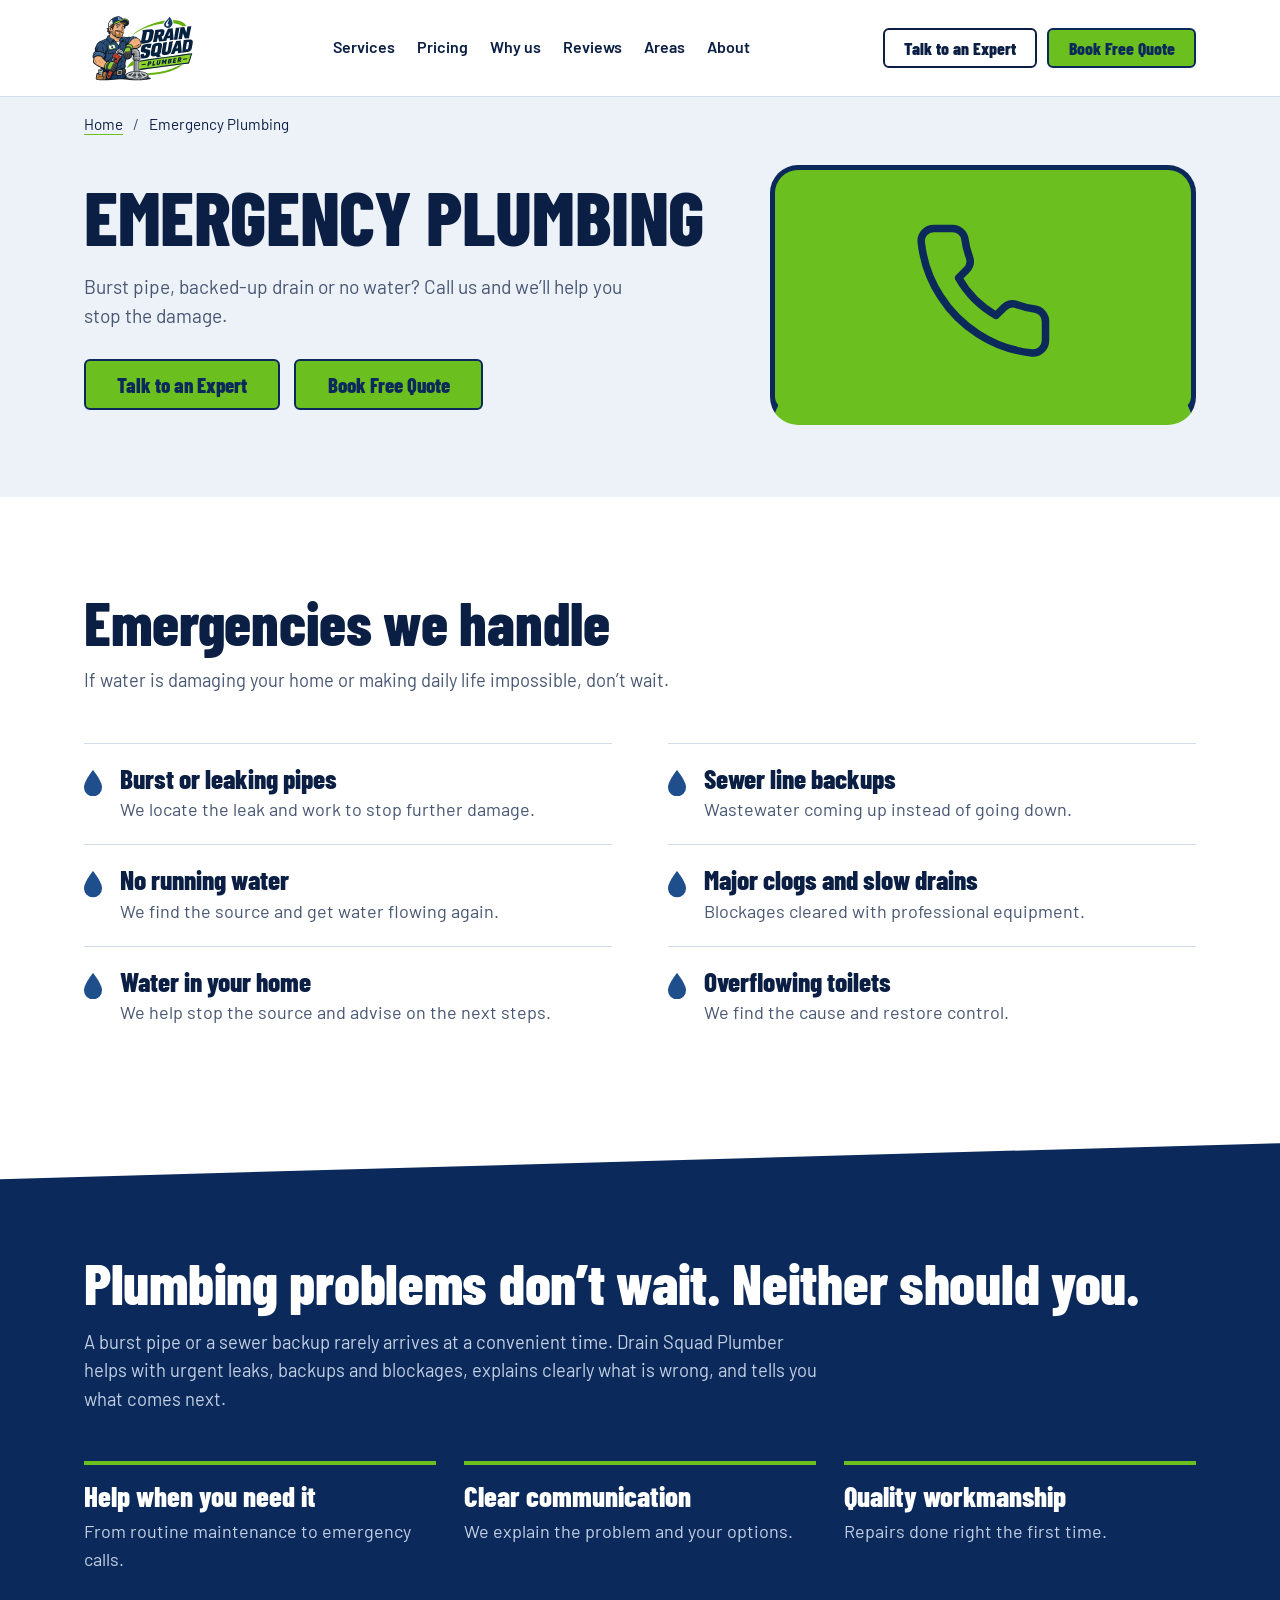
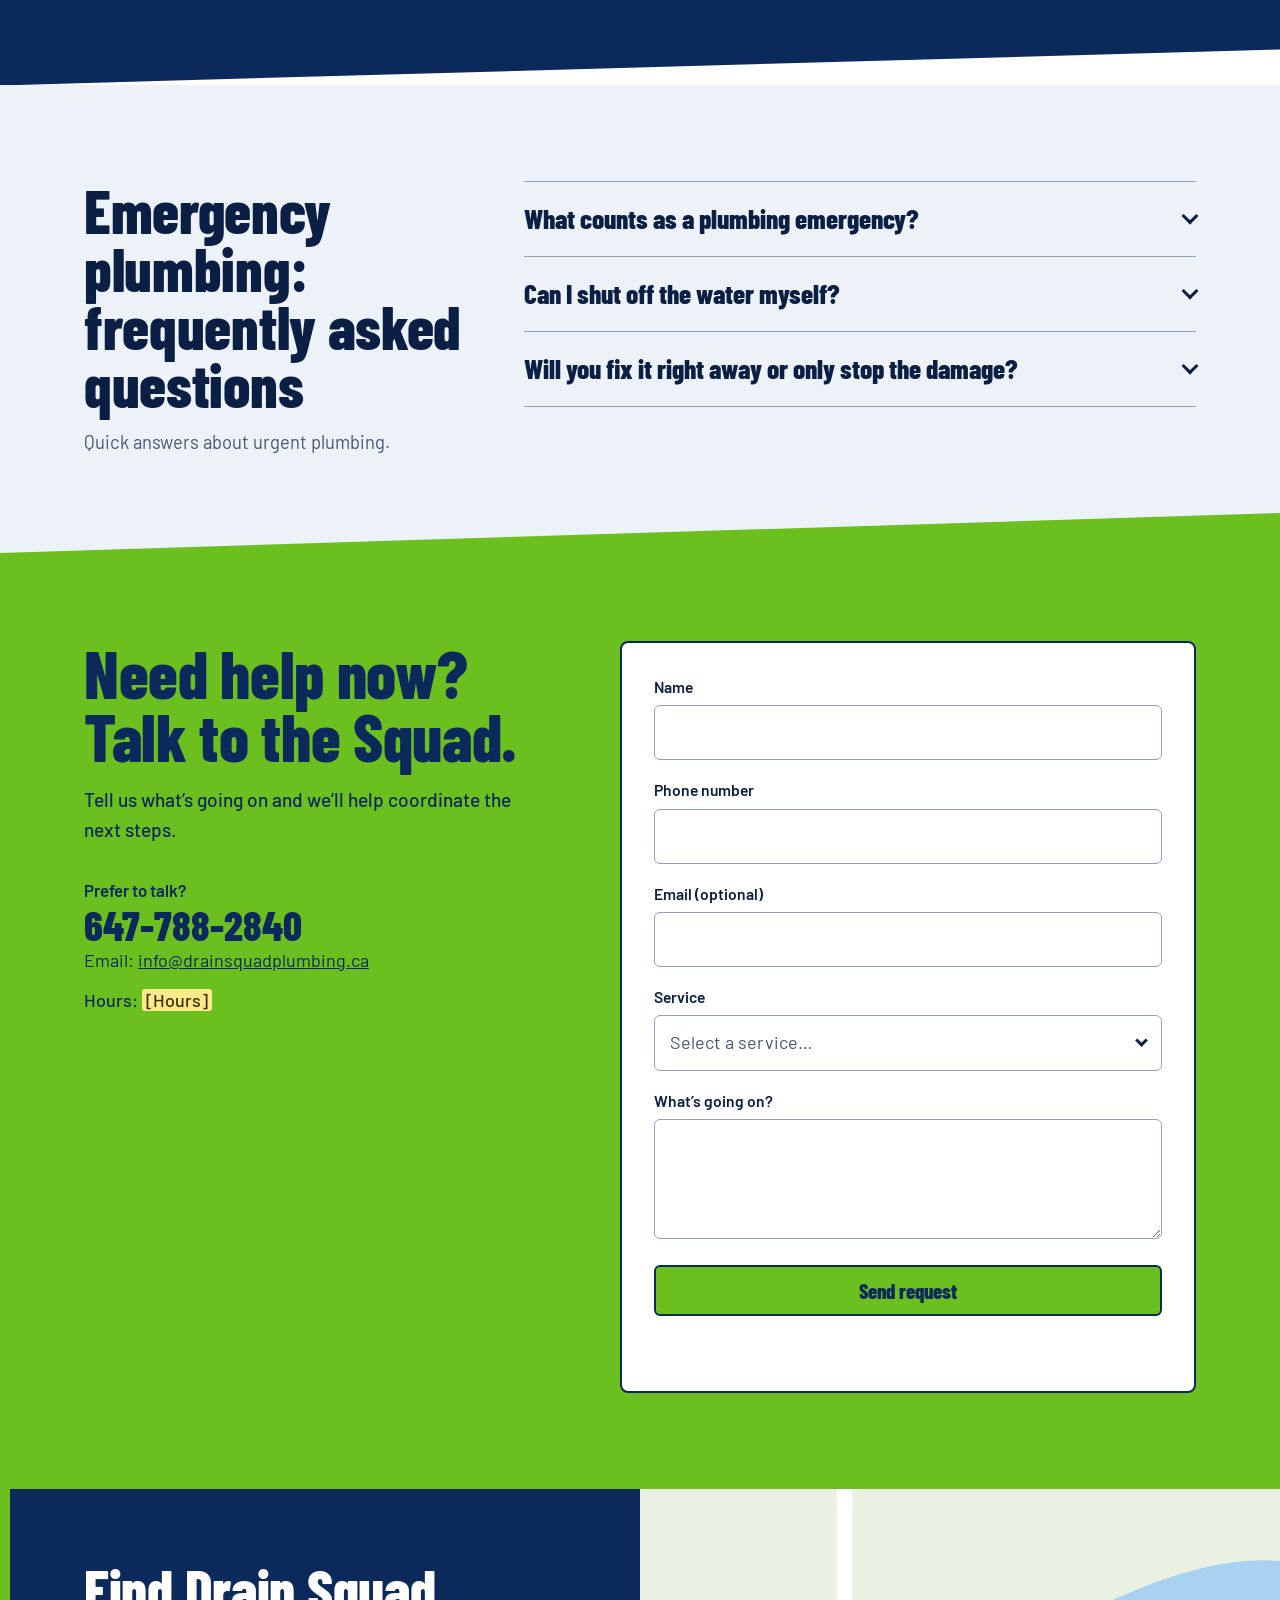
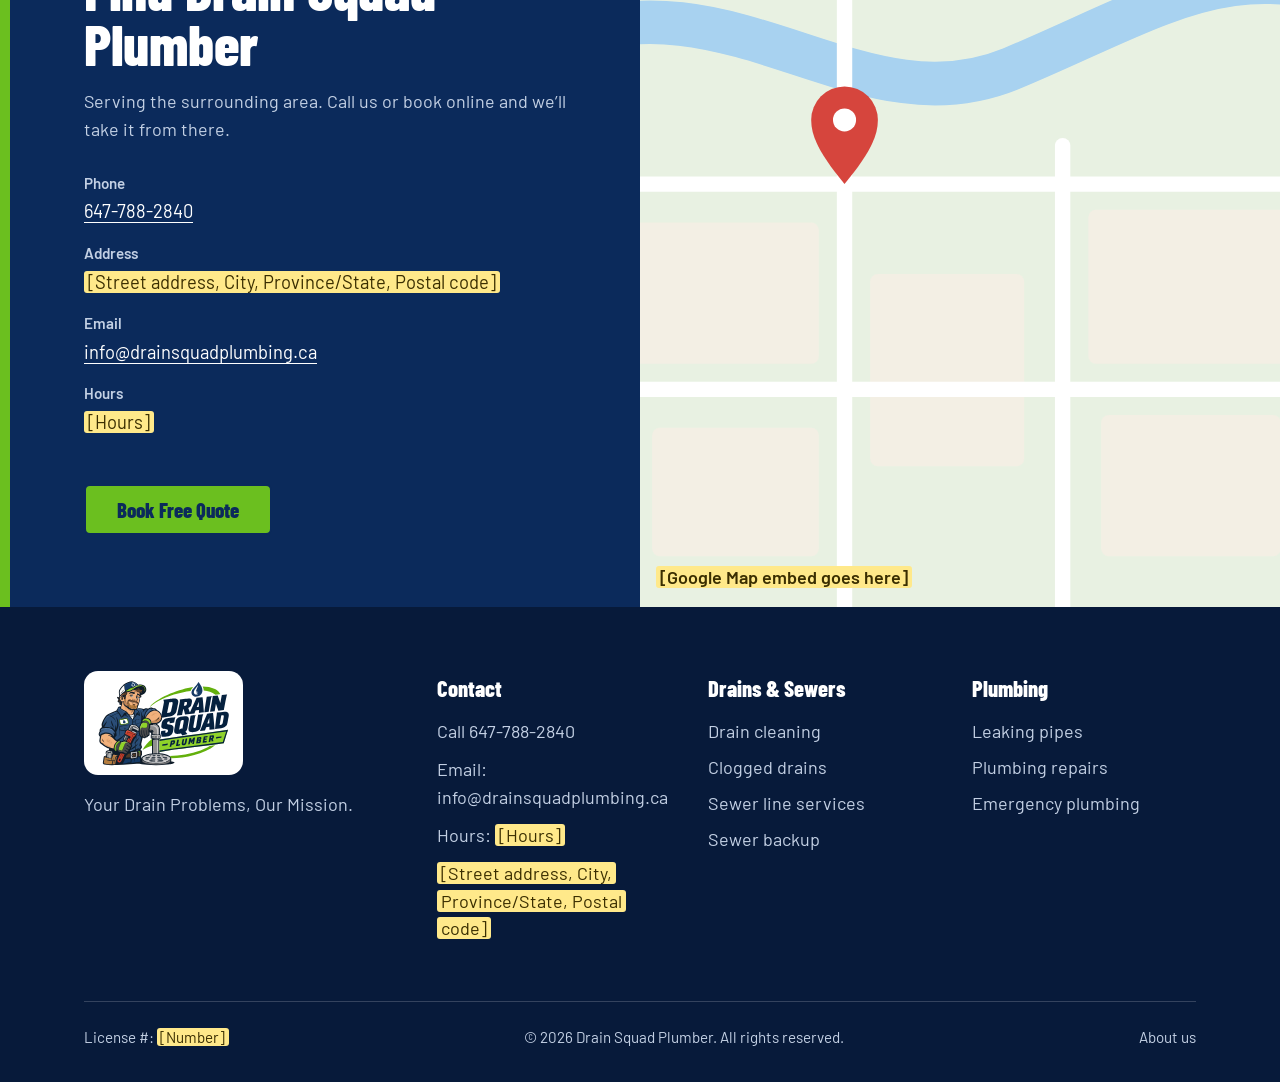
<file: emergency-plumbing.html>
<!DOCTYPE html>
<html lang="en" class="no-js">
<head>
<meta charset="UTF-8">
<meta name="viewport" content="width=device-width, initial-scale=1.0, viewport-fit=cover">
<title>Emergency Plumbing | Drain Squad Plumber</title>
<meta name="description" content="Burst pipe, sewer backup or no water? Call Drain Squad Plumber for urgent plumbing help. We explain the problem clearly, plus your options and next steps.">
<meta name="robots" content="index, follow, max-image-preview:large">
<link rel="canonical" href="https://www.example.com/emergency-plumbing.html">
<meta name="dateModified" content="2026-11-20">
<meta name="theme-color" content="#0B2A5B">
<link rel="icon" href="favicon.svg" type="image/svg+xml">
<!-- Open Graph -->
<meta property="og:type" content="website">
<meta property="og:site_name" content="Drain Squad Plumber">
<meta property="og:locale" content="en_US">
<meta property="og:title" content="Emergency Plumbing | Drain Squad Plumber">
<meta property="og:description" content="Burst pipe, sewer backup or no water? Call Drain Squad Plumber for urgent plumbing help. We explain the problem clearly, plus your options and next steps.">
<meta property="og:image" content="https://www.example.com/og-image.png">
<meta property="og:image:width" content="1200">
<meta property="og:image:height" content="630">
<meta property="og:image:alt" content="Drain Squad Plumber logo">
<meta property="og:url" content="https://www.example.com/emergency-plumbing.html">
<!-- Twitter -->
<meta name="twitter:card" content="summary_large_image">
<meta name="twitter:title" content="Emergency Plumbing | Drain Squad Plumber">
<meta name="twitter:description" content="Burst pipe, sewer backup or no water? Call Drain Squad Plumber for urgent plumbing help. We explain the problem clearly, plus your options and next steps.">
<meta name="twitter:image" content="https://www.example.com/og-image.png">
<link rel="preconnect" href="https://fonts.googleapis.com">
<link rel="preconnect" href="https://fonts.gstatic.com" crossorigin>
<link href="https://fonts.googleapis.com/css2?family=Barlow+Condensed:wght@700;800&family=Barlow:wght@400;500;600;700&display=swap" rel="stylesheet">
<link rel="stylesheet" href="style.css">
<script type="application/ld+json">
{
  "@context": "https://schema.org",
  "@graph": [
    {
      "@type": "Plumber",
      "@id": "https://www.example.com/#organization",
      "name": "Drain Squad Plumber",
      "url": "https://www.example.com/",
      "logo": {
        "@type": "ImageObject",
        "url": "https://www.example.com/logo.png",
        "width": 600,
        "height": 391
      },
      "image": "https://www.example.com/og-image.png",
      "description": "Professional drain cleaning, clogged drain, sewer line and plumbing repair services.",
      "slogan": "Your Drain Problems, Our Mission.",
      "knowsAbout": [
        "Drain cleaning",
        "Clogged drains",
        "Sewer line services",
        "Sewer backup",
        "Leak detection and repair",
        "Plumbing repairs",
        "Emergency plumbing"
      ],
      "hasOfferCatalog": {
        "@type": "OfferCatalog",
        "name": "Drain and plumbing services",
        "itemListElement": [
          {
            "@type": "Offer",
            "itemOffered": {
              "@type": "Service",
              "name": "Drain cleaning"
            }
          },
          {
            "@type": "Offer",
            "itemOffered": {
              "@type": "Service",
              "name": "Clogged drains"
            }
          },
          {
            "@type": "Offer",
            "itemOffered": {
              "@type": "Service",
              "name": "Sewer line services"
            }
          },
          {
            "@type": "Offer",
            "itemOffered": {
              "@type": "Service",
              "name": "Sewer backup"
            }
          },
          {
            "@type": "Offer",
            "itemOffered": {
              "@type": "Service",
              "name": "Leaking pipes"
            }
          },
          {
            "@type": "Offer",
            "itemOffered": {
              "@type": "Service",
              "name": "Plumbing repairs"
            }
          },
          {
            "@type": "Offer",
            "itemOffered": {
              "@type": "Service",
              "name": "Emergency plumbing"
            }
          }
        ]
      },
      "telephone": "+16477882840",
      "email": "info@drainsquadplumbing.ca"
    },
    {
      "@type": "WebPage",
      "@id": "https://www.example.com/emergency-plumbing.html#webpage",
      "url": "https://www.example.com/emergency-plumbing.html",
      "name": "Emergency Plumbing | Drain Squad Plumber",
      "description": "Burst pipe, sewer backup or no water? Call Drain Squad Plumber for urgent plumbing help. We explain the problem clearly, plus your options and next steps.",
      "inLanguage": "en",
      "datePublished": "2026-11-20",
      "dateModified": "2026-11-20",
      "publisher": {
        "@id": "https://www.example.com/#organization"
      },
      "about": {
        "@id": "https://www.example.com/#organization"
      },
      "primaryImageOfPage": {
        "@type": "ImageObject",
        "url": "https://www.example.com/og-image.png"
      },
      "breadcrumb": {
        "@id": "https://www.example.com/emergency-plumbing.html#breadcrumb"
      },
      "mainEntity": {
        "@id": "https://www.example.com/emergency-plumbing.html#service"
      }
    },
    {
      "@type": "Service",
      "@id": "https://www.example.com/emergency-plumbing.html#service",
      "name": "Emergency Plumbing",
      "serviceType": "Emergency Plumbing",
      "description": "Burst pipe, backed-up drain or no water? Call us and we’ll help you stop the damage.",
      "url": "https://www.example.com/emergency-plumbing.html",
      "provider": {
        "@id": "https://www.example.com/#organization"
      }
    },
    {
      "@type": "BreadcrumbList",
      "@id": "https://www.example.com/emergency-plumbing.html#breadcrumb",
      "itemListElement": [
        {
          "@type": "ListItem",
          "position": 1,
          "name": "Home",
          "item": "https://www.example.com/"
        },
        {
          "@type": "ListItem",
          "position": 2,
          "name": "Emergency Plumbing",
          "item": "https://www.example.com/emergency-plumbing.html"
        }
      ]
    },
    {
      "@type": "FAQPage",
      "@id": "https://www.example.com/emergency-plumbing.html#faq",
      "mainEntity": [
        {
          "@type": "Question",
          "name": "What counts as a plumbing emergency?",
          "acceptedAnswer": {
            "@type": "Answer",
            "text": "Flooding, a sewage backup, no running water, or a pipe that won’t stop leaking. If water is damaging your home or creating a health risk, call us."
          }
        },
        {
          "@type": "Question",
          "name": "Can I shut off the water myself?",
          "acceptedAnswer": {
            "@type": "Answer",
            "text": "Yes, if it is safe. Close your home’s main water shutoff valve, usually where the supply line enters the house. If you can’t find it, call us."
          }
        },
        {
          "@type": "Question",
          "name": "Will you fix it right away or only stop the damage?",
          "acceptedAnswer": {
            "@type": "Answer",
            "text": "Where possible we repair the problem on the spot. If not, we protect your home and explain the plan for the next step."
          }
        }
      ]
    }
  ]
}
</script>
</head>
<body>
<a class="skip-link" href="#main-content">Skip to main content</a>
<svg width="0" height="0" style="position:absolute" aria-hidden="true" focusable="false"><defs><symbol id="drop" viewBox="0 0 60 88"><path d="M30 0C30 0 0 36 0 58a30 30 0 0 0 60 0C60 36 30 0 30 0Z"/></symbol></defs></svg>
<header class="site-header">
  <div class="wrap">
    <a class="brand" href="index.html" aria-label="Drain Squad Plumber, home">
      <img class="logo-art" src="logo.svg" width="1380" height="900" alt="" aria-hidden="true">
    </a>
    <nav class="nav" id="primary-nav" aria-label="Primary">
      <a href="index.html#services">Services</a><a href="index.html#pricing">Pricing</a><a href="index.html#why">Why us</a><a href="index.html#reviews">Reviews</a><a href="index.html#areas">Areas</a><a href="about.html">About</a>
    </nav>
    <div class="header-actions">
      <a class="btn btn-ghost" href="tel:+16477882840">Talk to an Expert</a>
      <a class="btn btn-primary" href="#contact">Book Free Quote</a>
      <button class="nav-toggle" type="button" aria-expanded="false" aria-controls="primary-nav" aria-label="Open menu"><span></span><span></span><span></span></button>
    </div>
  </div>
</header>
<nav class="breadcrumb" aria-label="Breadcrumb"><div class="wrap"><ol><li><a href="index.html">Home</a></li><li><span aria-current="page">Emergency Plumbing</span></li></ol></div></nav>
<main id="main-content">

<section class="svc-hero" aria-labelledby="emergency-plumbing-h">
    <div class="wrap">
      <div>
        <h1 class="display" id="emergency-plumbing-h">Emergency Plumbing</h1>
        <p class="svc-sub">Burst pipe, backed-up drain or no water? Call us and we’ll help you stop the damage.</p>
        <div class="hero-actions"><a class="btn btn-primary" href="tel:+16477882840">Talk to an Expert</a> <a class="btn btn-primary" href="#contact">Book Free Quote</a></div>
      </div>
      <div class="svc-art mp-green" aria-hidden="true"><svg viewBox="0 0 24 24"><path d="M22 16.92v3a2 2 0 0 1-2.18 2 19.79 19.79 0 0 1-8.63-3.07 19.5 19.5 0 0 1-6-6 19.79 19.79 0 0 1-3.07-8.67A2 2 0 0 1 4.11 2h3a2 2 0 0 1 2 1.72 12.84 12.84 0 0 0 .7 2.81 2 2 0 0 1-.45 2.11L8.09 9.91a16 16 0 0 0 6 6l1.27-1.27a2 2 0 0 1 2.11-.45 12.84 12.84 0 0 0 2.81.7A2 2 0 0 1 22 16.92z"/></svg></div>
    </div>
  </section>
  <section class="section svc-list" aria-labelledby="emergencies-we-handle-h">
    <div class="wrap">
      <div class="sec-head">
        <h2 class="display" id="emergencies-we-handle-h">Emergencies we handle</h2>
        <p>If water is damaging your home or making daily life impossible, don’t wait.</p>
      </div>
      <ul class="rows two"><li><svg class="drop" viewBox="0 0 60 88" aria-hidden="true"><use href="#drop"/></svg><div><strong>Burst or leaking pipes</strong><span>We locate the leak and work to stop further damage.</span></div></li><li><svg class="drop" viewBox="0 0 60 88" aria-hidden="true"><use href="#drop"/></svg><div><strong>Sewer line backups</strong><span>Wastewater coming up instead of going down.</span></div></li><li><svg class="drop" viewBox="0 0 60 88" aria-hidden="true"><use href="#drop"/></svg><div><strong>No running water</strong><span>We find the source and get water flowing again.</span></div></li><li><svg class="drop" viewBox="0 0 60 88" aria-hidden="true"><use href="#drop"/></svg><div><strong>Major clogs and slow drains</strong><span>Blockages cleared with professional equipment.</span></div></li><li><svg class="drop" viewBox="0 0 60 88" aria-hidden="true"><use href="#drop"/></svg><div><strong>Water in your home</strong><span>We help stop the source and advise on the next steps.</span></div></li><li><svg class="drop" viewBox="0 0 60 88" aria-hidden="true"><use href="#drop"/></svg><div><strong>Overflowing toilets</strong><span>We find the cause and restore control.</span></div></li></ul>
    </div>
  </section>
  <section class="svc-over" aria-labelledby="plumbing-problems-don-t-h">
    <div class="wrap">
      <h2 class="display" id="plumbing-problems-don-t-h">Plumbing problems don’t wait. Neither should you.</h2>
      <p class="lead">A burst pipe or a sewer backup rarely arrives at a convenient time. Drain Squad Plumber helps with urgent leaks, backups and blockages, explains clearly what is wrong, and tells you what comes next.</p>
      <div class="svc-why"><div><h3>Help when you need it</h3><p>From routine maintenance to emergency calls.</p></div><div><h3>Clear communication</h3><p>We explain the problem and your options.</p></div><div><h3>Quality workmanship</h3><p>Repairs done right the first time.</p></div></div>
    </div>
  </section>
  <section class="section faq" id="faq" aria-labelledby="faq-h">
    <div class="wrap">
      <div class="sec-head">
        <h2 class="display" id="faq-h">Emergency plumbing: frequently asked questions</h2>
        <p>Quick answers about urgent plumbing.</p>
      </div>
      <div class="faq-list">
        <div class="faq-item"><h3><button class="faq-trigger" type="button" id="faq-q1" aria-expanded="true" aria-controls="faq-a1">What counts as a plumbing emergency?</button></h3><div class="faq-answer" id="faq-a1" role="region" aria-labelledby="faq-q1"><div class="inner"><p>Flooding, a sewage backup, no running water, or a pipe that won’t stop leaking. If water is damaging your home or creating a health risk, call us.</p></div></div></div>
        <div class="faq-item"><h3><button class="faq-trigger" type="button" id="faq-q2" aria-expanded="true" aria-controls="faq-a2">Can I shut off the water myself?</button></h3><div class="faq-answer" id="faq-a2" role="region" aria-labelledby="faq-q2"><div class="inner"><p>Yes, if it is safe. Close your home’s main water shutoff valve, usually where the supply line enters the house. If you can’t find it, call us.</p></div></div></div>
        <div class="faq-item"><h3><button class="faq-trigger" type="button" id="faq-q3" aria-expanded="true" aria-controls="faq-a3">Will you fix it right away or only stop the damage?</button></h3><div class="faq-answer" id="faq-a3" role="region" aria-labelledby="faq-q3"><div class="inner"><p>Where possible we repair the problem on the spot. If not, we protect your home and explain the plan for the next step.</p></div></div></div>
      </div>
    </div>
  </section>

  <section class="contact" id="contact" aria-labelledby="contact-h">
    <div class="wrap">
      <div>
        <h2 class="display" id="contact-h">Need help now? Talk to the Squad.</h2>
        <p class="contact-lead">Tell us what’s going on and we’ll help coordinate the next steps.</p>
        <p class="contact-call">Prefer to talk?
          <a href="tel:+16477882840">647-788-2840</a>
        </p>
        <p class="contact-email">Email: <a href="mailto:info@drainsquadplumbing.ca">info@drainsquadplumbing.ca</a></p>
        <p class="contact-hours">Hours: <span class="ph">[Hours]</span></p>
      </div>
      <div class="form-card">
        <form id="lead-form" novalidate>
          <div class="field">
            <label for="f-name">Name</label>
            <input id="f-name" name="name" type="text" autocomplete="name" required>
          </div>
          <div class="field">
            <label for="f-phone">Phone number</label>
            <input id="f-phone" name="phone" type="tel" autocomplete="tel" required>
          </div>
          <div class="field">
            <label for="f-email">Email (optional)</label>
            <input id="f-email" name="email" type="email" autocomplete="email">
          </div>
          <div class="field">
            <label for="f-service">Service</label>
            <select id="f-service" name="service">
              <option value="">Select a service…</option>
              <option>Drain cleaning</option>
              <option>Clogged drains</option>
              <option>Sewer line services</option>
              <option>Sewer backup</option>
              <option>Leaking pipes</option>
              <option>Plumbing repairs</option>
              <option>Emergency plumbing</option>
              <option>Other / not sure</option>
            </select>
          </div>
          <div class="field">
            <label for="f-message">What’s going on?</label>
            <textarea id="f-message" name="message"></textarea>
          </div>
          <button class="btn btn-primary" type="submit">Send request</button>
          <p class="form-status" id="form-status" role="status" aria-live="polite"></p>
        </form>
      </div>
    </div>
  </section>

<section class="locate" id="location" aria-labelledby="loc-title">
    <div class="locate-info">
      <h2 class="display" id="loc-title">Find Drain Squad Plumber</h2>
      <p class="locate-lead">Serving the surrounding area. Call us or book online and we’ll take it from there.</p>
      <dl class="locate-list">
        <div><dt>Phone</dt><dd><a href="tel:+16477882840">647-788-2840</a></dd></div>
        <div><dt>Address</dt><dd><span class="ph">[Street address, City, Province/State, Postal code]</span></dd></div>
        <div><dt>Email</dt><dd><a href="mailto:info@drainsquadplumbing.ca">info@drainsquadplumbing.ca</a></dd></div>
        <div><dt>Hours</dt><dd><span class="ph">[Hours]</span></dd></div>
      </dl>
      <a class="btn btn-primary" href="#contact">Book Free Quote</a>
    </div>
    <div class="locate-map" role="region" aria-label="Map">
      <!-- Replace this SVG and the note below with your Google Maps embed: Google Maps > Share > Embed a map > copy the <iframe> code. -->
      <svg viewBox="0 0 600 560" preserveAspectRatio="xMidYMid slice" aria-hidden="true" focusable="false">
        <rect width="600" height="560" fill="#E8F1E2"/>
        <path d="M-20 120C120 60 220 190 340 140S520 40 640 100" fill="none" stroke="#A8D2F0" stroke-width="34" stroke-linecap="round"/>
        <g fill="#F3EFE4"><rect x="40" y="260" width="150" height="110" rx="6"/><rect x="230" y="300" width="120" height="150" rx="6"/><rect x="400" y="250" width="160" height="120" rx="6"/><rect x="60" y="420" width="130" height="100" rx="6"/><rect x="410" y="410" width="140" height="110" rx="6"/></g>
        <g stroke="#fff" stroke-width="12" fill="none" stroke-linecap="round"><path d="M-10 230H610"/><path d="M210 -10V570"/><path d="M380 200V570"/><path d="M-10 390H610"/></g>
        <g transform="translate(210 230)"><path d="M0 0C-18-22-26-36-26-50a26 26 0 1 1 52 0C26-36 18-22 0 0z" fill="#D6453D"/><circle cx="0" cy="-50" r="9" fill="#fff"/></g>
      </svg>
      <p class="map-note"><span class="ph">[Google Map embed goes here]</span></p>
    </div>
  </section>

</main>

<footer class="site-footer">
  <div class="wrap">
    <div class="footer-grid">
      <div>
        <a class="brand" href="index.html" aria-label="Drain Squad Plumber, back to home">
          <img class="logo-art" src="logo.svg" width="1380" height="900" alt="" aria-hidden="true" loading="lazy">
        </a>
        <p class="footer-tagline">Your Drain Problems, Our Mission.</p>
      </div>
      <div class="footer-contact">
        <h2>Contact</h2>
        <p>Call <a href="tel:+16477882840">647-788-2840</a></p><p>Email: <a href="mailto:info@drainsquadplumbing.ca">info@drainsquadplumbing.ca</a></p><p>Hours: <span class="ph">[Hours]</span></p><p><span class="ph">[Street address, City, Province/State, Postal code]</span></p>
      </div>
      <div>
        <h2>Drains &amp; Sewers</h2>
        <ul>
          <li><a href="drain-cleaning.html">Drain cleaning</a></li>
          <li><a href="drain-cleaning.html">Clogged drains</a></li>
          <li><a href="drain-cleaning.html">Sewer line services</a></li>
          <li><a href="sewer-backup.html">Sewer backup</a></li>
        </ul>
      </div>
      <div>
        <h2>Plumbing</h2>
        <ul>
          <li><a href="leak-detection.html">Leaking pipes</a></li>
          <li><a href="leak-detection.html">Plumbing repairs</a></li>
          <li><a href="emergency-plumbing.html">Emergency plumbing</a></li>
        </ul>
      </div>
    </div>
    <div class="footer-bottom">
      <p>License #: <span class="ph">[Number]</span></p>
      <p>© 2026 Drain Squad Plumber. All rights reserved.</p>
      <nav aria-label="Footer">
        <a href="about.html">About us</a>
      </nav>
    </div>
  </div>
</footer>
<div class="mobile-bar">
  <a class="btn btn-ghost" href="tel:+16477882840">Call us</a>
  <a class="btn btn-primary" href="#contact">Free Quote</a>
</div>

<script src="script.js" defer></script>
</body>
</html>
</file>
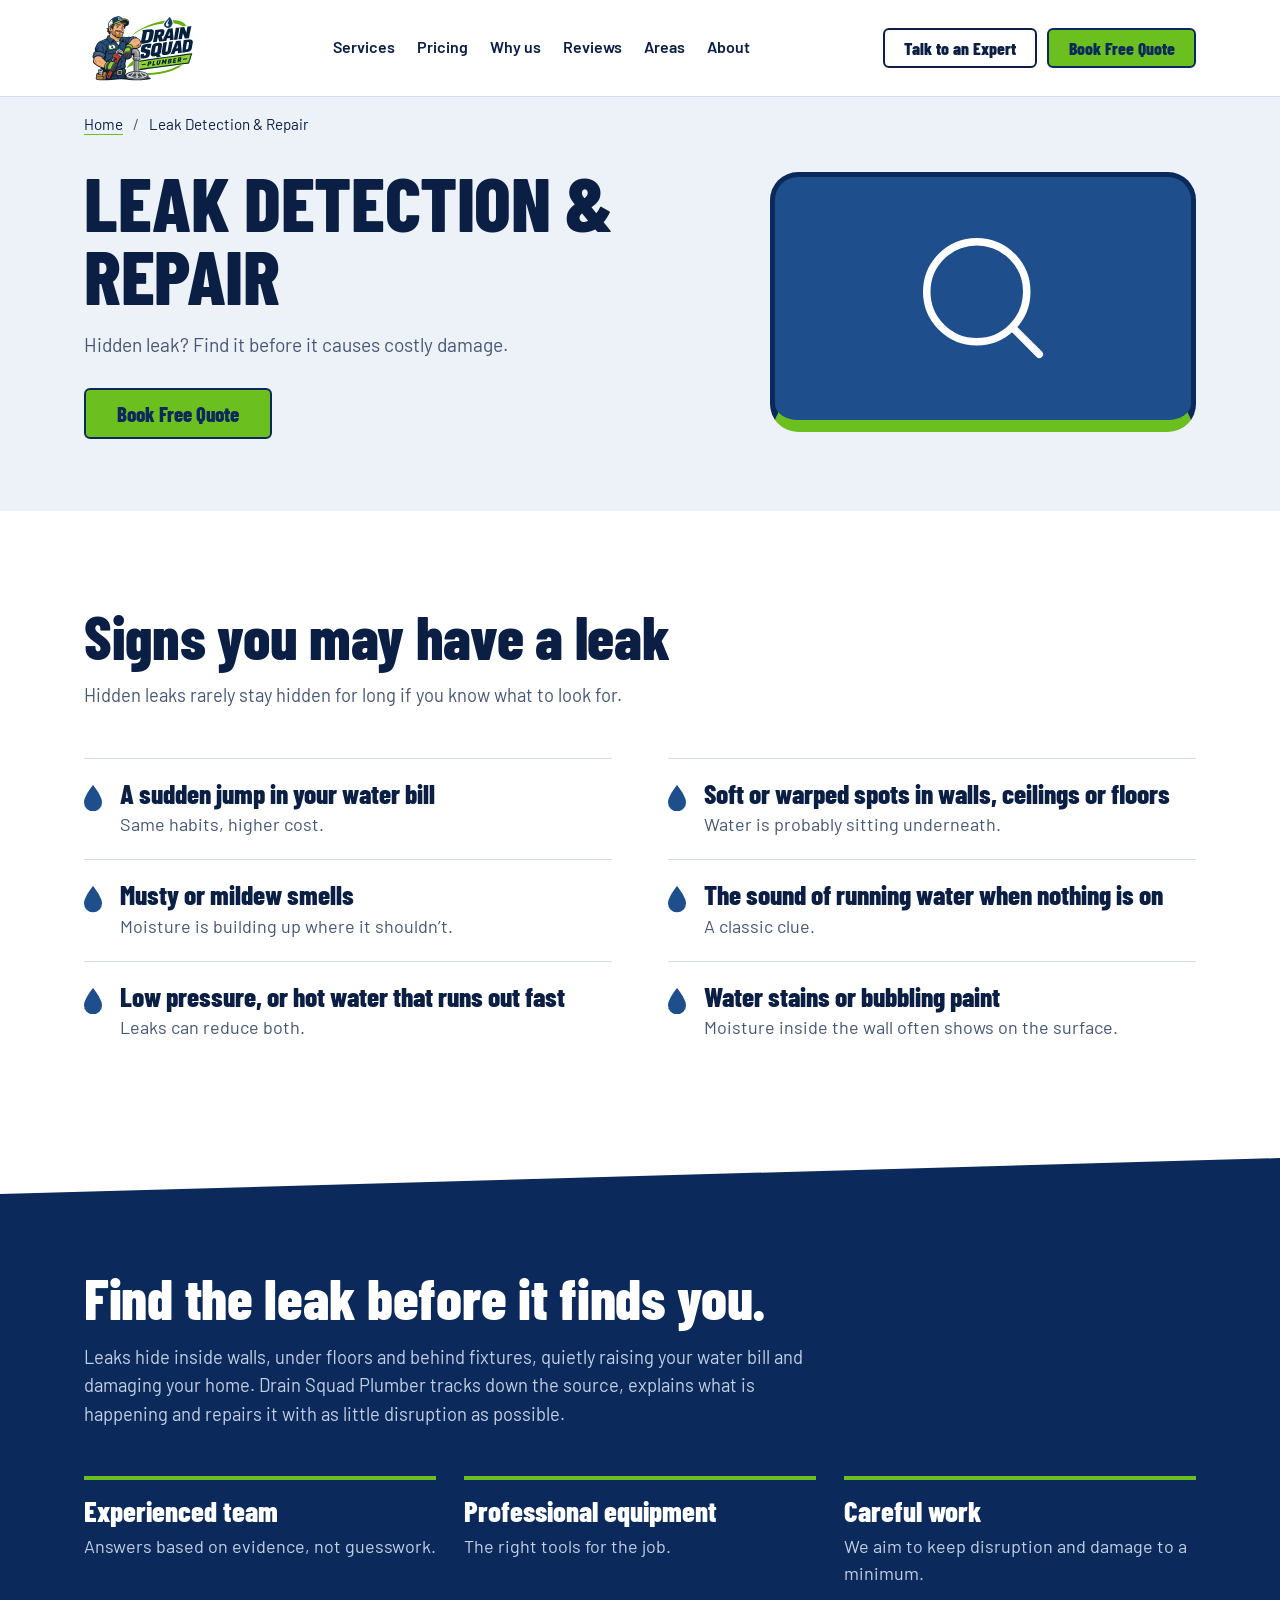
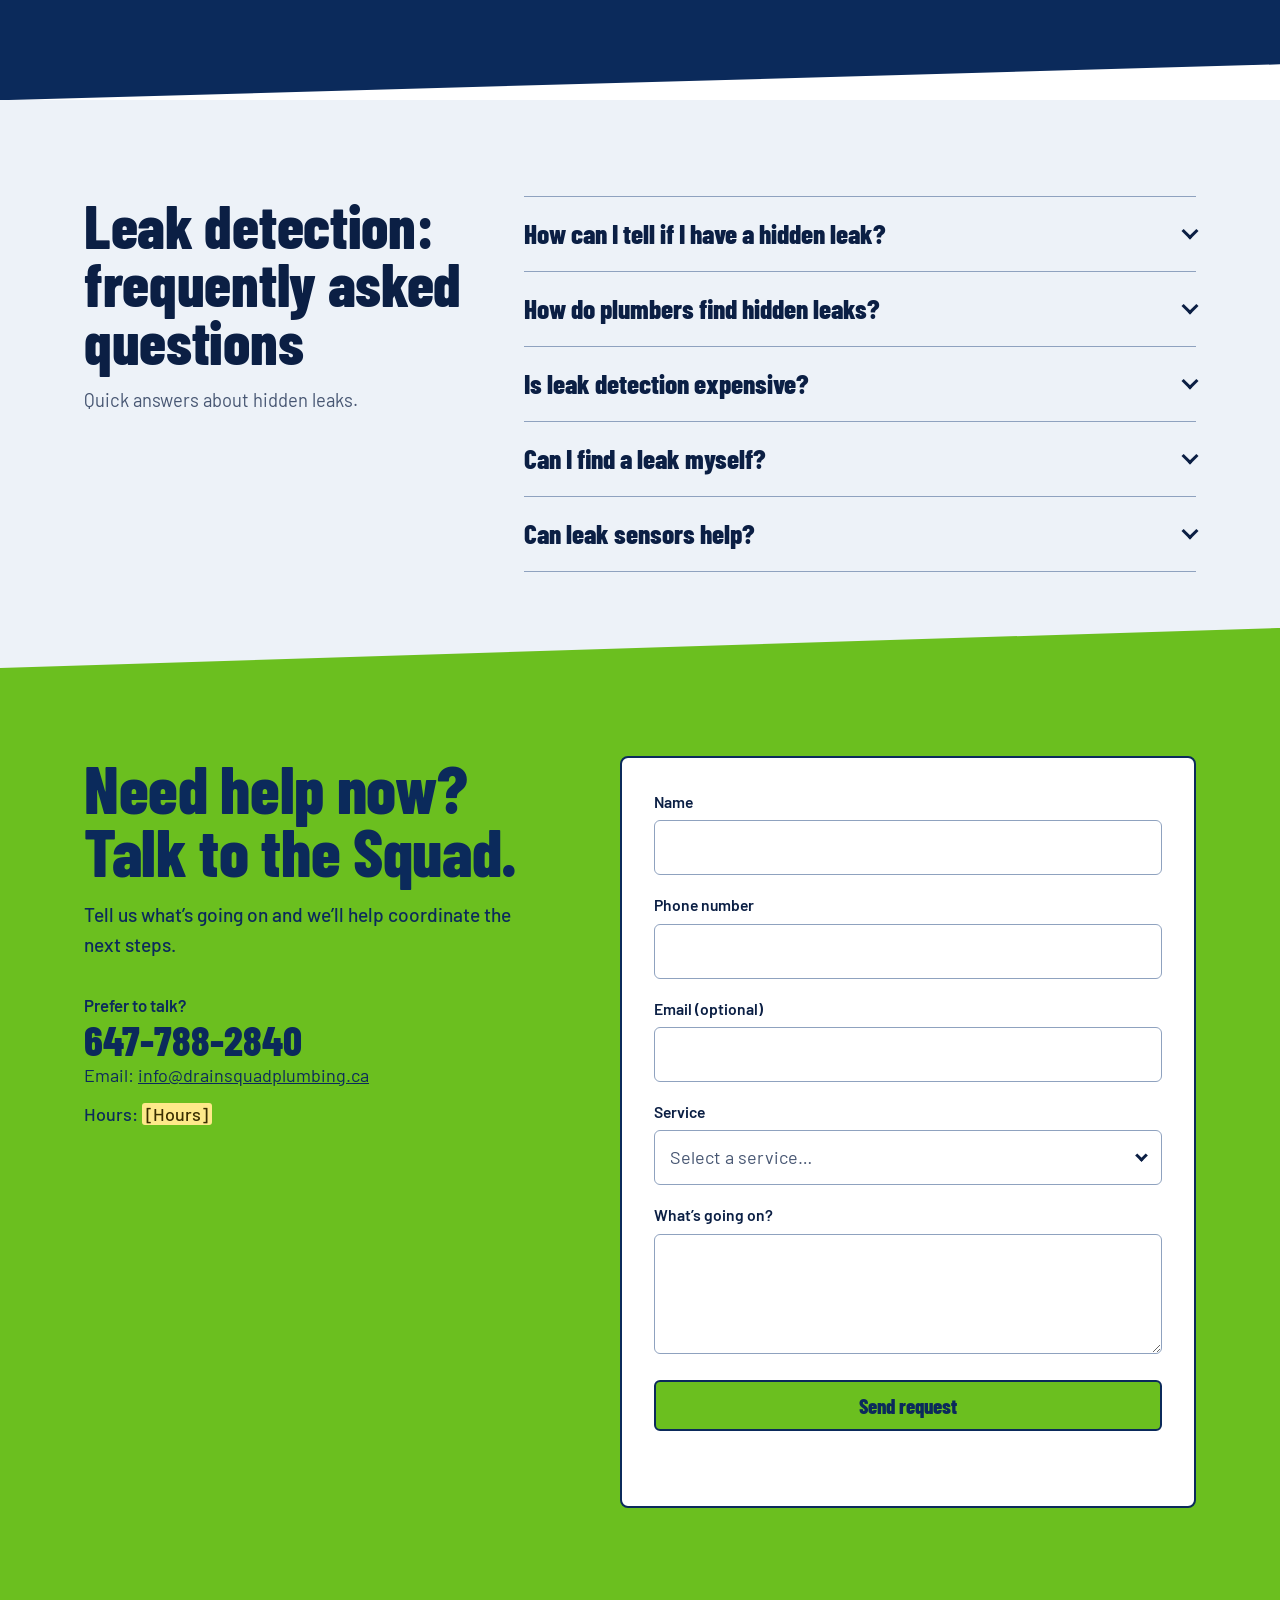
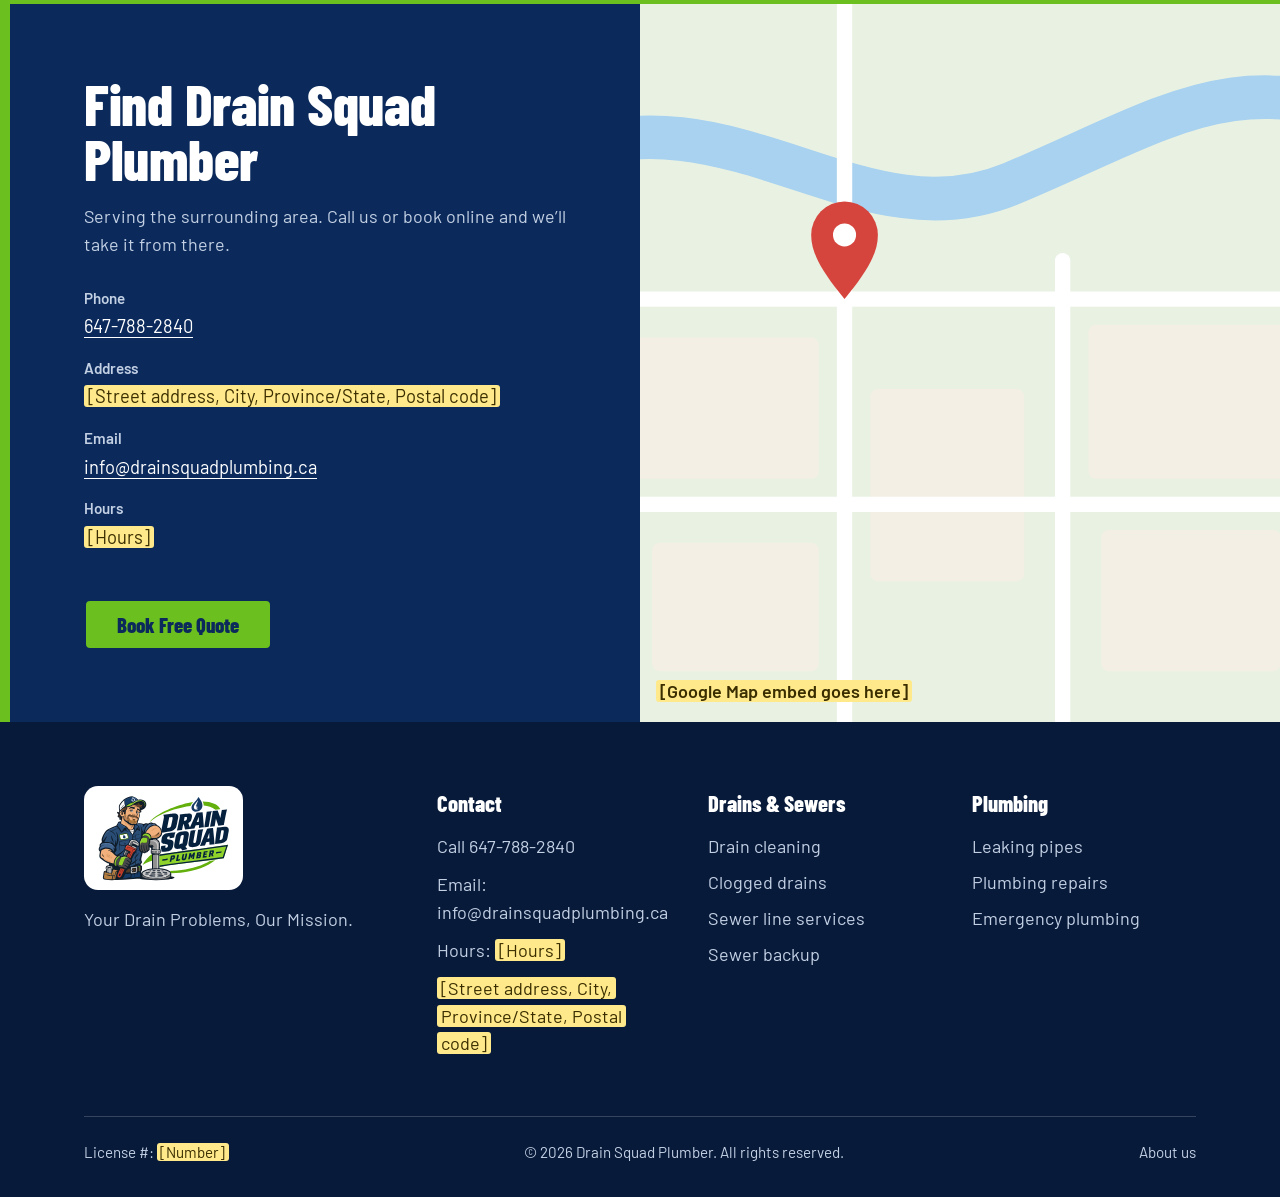
<file: leak-detection.html>
<!DOCTYPE html>
<html lang="en" class="no-js">
<head>
<meta charset="UTF-8">
<meta name="viewport" content="width=device-width, initial-scale=1.0, viewport-fit=cover">
<title>Leak Detection &amp; Repair | Drain Squad Plumber</title>
<meta name="description" content="Suspect a hidden leak? Drain Squad Plumber tracks down the source and repairs it with as little disruption as possible. Book a free quote or call today.">
<meta name="robots" content="index, follow, max-image-preview:large">
<link rel="canonical" href="https://www.example.com/leak-detection.html">
<meta name="dateModified" content="2026-11-20">
<meta name="theme-color" content="#0B2A5B">
<link rel="icon" href="favicon.svg" type="image/svg+xml">
<!-- Open Graph -->
<meta property="og:type" content="website">
<meta property="og:site_name" content="Drain Squad Plumber">
<meta property="og:locale" content="en_US">
<meta property="og:title" content="Leak Detection &amp; Repair | Drain Squad Plumber">
<meta property="og:description" content="Suspect a hidden leak? Drain Squad Plumber tracks down the source and repairs it with as little disruption as possible. Book a free quote or call today.">
<meta property="og:image" content="https://www.example.com/og-image.png">
<meta property="og:image:width" content="1200">
<meta property="og:image:height" content="630">
<meta property="og:image:alt" content="Drain Squad Plumber logo">
<meta property="og:url" content="https://www.example.com/leak-detection.html">
<!-- Twitter -->
<meta name="twitter:card" content="summary_large_image">
<meta name="twitter:title" content="Leak Detection &amp; Repair | Drain Squad Plumber">
<meta name="twitter:description" content="Suspect a hidden leak? Drain Squad Plumber tracks down the source and repairs it with as little disruption as possible. Book a free quote or call today.">
<meta name="twitter:image" content="https://www.example.com/og-image.png">
<link rel="preconnect" href="https://fonts.googleapis.com">
<link rel="preconnect" href="https://fonts.gstatic.com" crossorigin>
<link href="https://fonts.googleapis.com/css2?family=Barlow+Condensed:wght@700;800&family=Barlow:wght@400;500;600;700&display=swap" rel="stylesheet">
<link rel="stylesheet" href="style.css">
<script type="application/ld+json">
{
  "@context": "https://schema.org",
  "@graph": [
    {
      "@type": "Plumber",
      "@id": "https://www.example.com/#organization",
      "name": "Drain Squad Plumber",
      "url": "https://www.example.com/",
      "logo": {
        "@type": "ImageObject",
        "url": "https://www.example.com/logo.png",
        "width": 600,
        "height": 391
      },
      "image": "https://www.example.com/og-image.png",
      "description": "Professional drain cleaning, clogged drain, sewer line and plumbing repair services.",
      "slogan": "Your Drain Problems, Our Mission.",
      "knowsAbout": [
        "Drain cleaning",
        "Clogged drains",
        "Sewer line services",
        "Sewer backup",
        "Leak detection and repair",
        "Plumbing repairs",
        "Emergency plumbing"
      ],
      "hasOfferCatalog": {
        "@type": "OfferCatalog",
        "name": "Drain and plumbing services",
        "itemListElement": [
          {
            "@type": "Offer",
            "itemOffered": {
              "@type": "Service",
              "name": "Drain cleaning"
            }
          },
          {
            "@type": "Offer",
            "itemOffered": {
              "@type": "Service",
              "name": "Clogged drains"
            }
          },
          {
            "@type": "Offer",
            "itemOffered": {
              "@type": "Service",
              "name": "Sewer line services"
            }
          },
          {
            "@type": "Offer",
            "itemOffered": {
              "@type": "Service",
              "name": "Sewer backup"
            }
          },
          {
            "@type": "Offer",
            "itemOffered": {
              "@type": "Service",
              "name": "Leaking pipes"
            }
          },
          {
            "@type": "Offer",
            "itemOffered": {
              "@type": "Service",
              "name": "Plumbing repairs"
            }
          },
          {
            "@type": "Offer",
            "itemOffered": {
              "@type": "Service",
              "name": "Emergency plumbing"
            }
          }
        ]
      },
      "telephone": "+16477882840",
      "email": "info@drainsquadplumbing.ca"
    },
    {
      "@type": "WebPage",
      "@id": "https://www.example.com/leak-detection.html#webpage",
      "url": "https://www.example.com/leak-detection.html",
      "name": "Leak Detection & Repair | Drain Squad Plumber",
      "description": "Suspect a hidden leak? Drain Squad Plumber tracks down the source and repairs it with as little disruption as possible. Book a free quote or call today.",
      "inLanguage": "en",
      "datePublished": "2026-11-20",
      "dateModified": "2026-11-20",
      "publisher": {
        "@id": "https://www.example.com/#organization"
      },
      "about": {
        "@id": "https://www.example.com/#organization"
      },
      "primaryImageOfPage": {
        "@type": "ImageObject",
        "url": "https://www.example.com/og-image.png"
      },
      "breadcrumb": {
        "@id": "https://www.example.com/leak-detection.html#breadcrumb"
      },
      "mainEntity": {
        "@id": "https://www.example.com/leak-detection.html#service"
      }
    },
    {
      "@type": "Service",
      "@id": "https://www.example.com/leak-detection.html#service",
      "name": "Leak Detection & Repair",
      "serviceType": "Leak Detection & Repair",
      "description": "Hidden leak? Find it before it causes costly damage.",
      "url": "https://www.example.com/leak-detection.html",
      "provider": {
        "@id": "https://www.example.com/#organization"
      }
    },
    {
      "@type": "BreadcrumbList",
      "@id": "https://www.example.com/leak-detection.html#breadcrumb",
      "itemListElement": [
        {
          "@type": "ListItem",
          "position": 1,
          "name": "Home",
          "item": "https://www.example.com/"
        },
        {
          "@type": "ListItem",
          "position": 2,
          "name": "Leak Detection & Repair",
          "item": "https://www.example.com/leak-detection.html"
        }
      ]
    },
    {
      "@type": "FAQPage",
      "@id": "https://www.example.com/leak-detection.html#faq",
      "mainEntity": [
        {
          "@type": "Question",
          "name": "How can I tell if I have a hidden leak?",
          "acceptedAnswer": {
            "@type": "Answer",
            "text": "Turn off every tap and appliance, then check your water meter. If it keeps moving, water is escaping somewhere. Also watch for musty smells, warped surfaces and damp spots."
          }
        },
        {
          "@type": "Question",
          "name": "How do plumbers find hidden leaks?",
          "acceptedAnswer": {
            "@type": "Answer",
            "text": "We start with where the water shows up and the most likely sources, then narrow it down. Sometimes we need access behind a wall or ceiling to confirm the source."
          }
        },
        {
          "@type": "Question",
          "name": "Is leak detection expensive?",
          "acceptedAnswer": {
            "@type": "Answer",
            "text": "It costs far less than water damage. We recommend detection only when it makes sense for your situation, and we explain the price first."
          }
        },
        {
          "@type": "Question",
          "name": "Can I find a leak myself?",
          "acceptedAnswer": {
            "@type": "Answer",
            "text": "You can check visible pipes, fixtures and appliances. For a hidden leak, professional help saves guesswork and unnecessary damage."
          }
        },
        {
          "@type": "Question",
          "name": "Can leak sensors help?",
          "acceptedAnswer": {
            "@type": "Answer",
            "text": "Smart leak sensors and automatic shut-off valves can warn you early, even when you are away. Ask us if prevention is your goal."
          }
        }
      ]
    }
  ]
}
</script>
</head>
<body>
<a class="skip-link" href="#main-content">Skip to main content</a>
<svg width="0" height="0" style="position:absolute" aria-hidden="true" focusable="false"><defs><symbol id="drop" viewBox="0 0 60 88"><path d="M30 0C30 0 0 36 0 58a30 30 0 0 0 60 0C60 36 30 0 30 0Z"/></symbol></defs></svg>
<header class="site-header">
  <div class="wrap">
    <a class="brand" href="index.html" aria-label="Drain Squad Plumber, home">
      <img class="logo-art" src="logo.svg" width="1380" height="900" alt="" aria-hidden="true">
    </a>
    <nav class="nav" id="primary-nav" aria-label="Primary">
      <a href="index.html#services">Services</a><a href="index.html#pricing">Pricing</a><a href="index.html#why">Why us</a><a href="index.html#reviews">Reviews</a><a href="index.html#areas">Areas</a><a href="about.html">About</a>
    </nav>
    <div class="header-actions">
      <a class="btn btn-ghost" href="tel:+16477882840">Talk to an Expert</a>
      <a class="btn btn-primary" href="#contact">Book Free Quote</a>
      <button class="nav-toggle" type="button" aria-expanded="false" aria-controls="primary-nav" aria-label="Open menu"><span></span><span></span><span></span></button>
    </div>
  </div>
</header>
<nav class="breadcrumb" aria-label="Breadcrumb"><div class="wrap"><ol><li><a href="index.html">Home</a></li><li><span aria-current="page">Leak Detection &amp; Repair</span></li></ol></div></nav>
<main id="main-content">

<section class="svc-hero" aria-labelledby="leak-detection-amp-repair-h">
    <div class="wrap">
      <div>
        <h1 class="display" id="leak-detection-amp-repair-h">Leak Detection &amp; Repair</h1>
        <p class="svc-sub">Hidden leak? Find it before it causes costly damage.</p>
        <div class="hero-actions"><a class="btn btn-primary" href="#contact">Book Free Quote</a></div>
      </div>
      <div class="svc-art mp-blue" aria-hidden="true"><svg viewBox="0 0 24 24"><circle cx="11" cy="11" r="8"/><path d="M21 21l-4.3-4.3"/></svg></div>
    </div>
  </section>
  <section class="section svc-list" aria-labelledby="signs-you-may-have-h">
    <div class="wrap">
      <div class="sec-head">
        <h2 class="display" id="signs-you-may-have-h">Signs you may have a leak</h2>
        <p>Hidden leaks rarely stay hidden for long if you know what to look for.</p>
      </div>
      <ul class="rows two"><li><svg class="drop" viewBox="0 0 60 88" aria-hidden="true"><use href="#drop"/></svg><div><strong>A sudden jump in your water bill</strong><span>Same habits, higher cost.</span></div></li><li><svg class="drop" viewBox="0 0 60 88" aria-hidden="true"><use href="#drop"/></svg><div><strong>Soft or warped spots in walls, ceilings or floors</strong><span>Water is probably sitting underneath.</span></div></li><li><svg class="drop" viewBox="0 0 60 88" aria-hidden="true"><use href="#drop"/></svg><div><strong>Musty or mildew smells</strong><span>Moisture is building up where it shouldn’t.</span></div></li><li><svg class="drop" viewBox="0 0 60 88" aria-hidden="true"><use href="#drop"/></svg><div><strong>The sound of running water when nothing is on</strong><span>A classic clue.</span></div></li><li><svg class="drop" viewBox="0 0 60 88" aria-hidden="true"><use href="#drop"/></svg><div><strong>Low pressure, or hot water that runs out fast</strong><span>Leaks can reduce both.</span></div></li><li><svg class="drop" viewBox="0 0 60 88" aria-hidden="true"><use href="#drop"/></svg><div><strong>Water stains or bubbling paint</strong><span>Moisture inside the wall often shows on the surface.</span></div></li></ul>
    </div>
  </section>
  <section class="svc-over" aria-labelledby="find-the-leak-before-h">
    <div class="wrap">
      <h2 class="display" id="find-the-leak-before-h">Find the leak before it finds you.</h2>
      <p class="lead">Leaks hide inside walls, under floors and behind fixtures, quietly raising your water bill and damaging your home. Drain Squad Plumber tracks down the source, explains what is happening and repairs it with as little disruption as possible.</p>
      <div class="svc-why"><div><h3>Experienced team</h3><p>Answers based on evidence, not guesswork.</p></div><div><h3>Professional equipment</h3><p>The right tools for the job.</p></div><div><h3>Careful work</h3><p>We aim to keep disruption and damage to a minimum.</p></div></div>
    </div>
  </section>
  <section class="section faq" id="faq" aria-labelledby="faq-h">
    <div class="wrap">
      <div class="sec-head">
        <h2 class="display" id="faq-h">Leak detection: frequently asked questions</h2>
        <p>Quick answers about hidden leaks.</p>
      </div>
      <div class="faq-list">
        <div class="faq-item"><h3><button class="faq-trigger" type="button" id="faq-q1" aria-expanded="true" aria-controls="faq-a1">How can I tell if I have a hidden leak?</button></h3><div class="faq-answer" id="faq-a1" role="region" aria-labelledby="faq-q1"><div class="inner"><p>Turn off every tap and appliance, then check your water meter. If it keeps moving, water is escaping somewhere. Also watch for musty smells, warped surfaces and damp spots.</p></div></div></div>
        <div class="faq-item"><h3><button class="faq-trigger" type="button" id="faq-q2" aria-expanded="true" aria-controls="faq-a2">How do plumbers find hidden leaks?</button></h3><div class="faq-answer" id="faq-a2" role="region" aria-labelledby="faq-q2"><div class="inner"><p>We start with where the water shows up and the most likely sources, then narrow it down. Sometimes we need access behind a wall or ceiling to confirm the source.</p></div></div></div>
        <div class="faq-item"><h3><button class="faq-trigger" type="button" id="faq-q3" aria-expanded="true" aria-controls="faq-a3">Is leak detection expensive?</button></h3><div class="faq-answer" id="faq-a3" role="region" aria-labelledby="faq-q3"><div class="inner"><p>It costs far less than water damage. We recommend detection only when it makes sense for your situation, and we explain the price first.</p></div></div></div>
        <div class="faq-item"><h3><button class="faq-trigger" type="button" id="faq-q4" aria-expanded="true" aria-controls="faq-a4">Can I find a leak myself?</button></h3><div class="faq-answer" id="faq-a4" role="region" aria-labelledby="faq-q4"><div class="inner"><p>You can check visible pipes, fixtures and appliances. For a hidden leak, professional help saves guesswork and unnecessary damage.</p></div></div></div>
        <div class="faq-item"><h3><button class="faq-trigger" type="button" id="faq-q5" aria-expanded="true" aria-controls="faq-a5">Can leak sensors help?</button></h3><div class="faq-answer" id="faq-a5" role="region" aria-labelledby="faq-q5"><div class="inner"><p>Smart leak sensors and automatic shut-off valves can warn you early, even when you are away. Ask us if prevention is your goal.</p></div></div></div>
      </div>
    </div>
  </section>

  <section class="contact" id="contact" aria-labelledby="contact-h">
    <div class="wrap">
      <div>
        <h2 class="display" id="contact-h">Need help now? Talk to the Squad.</h2>
        <p class="contact-lead">Tell us what’s going on and we’ll help coordinate the next steps.</p>
        <p class="contact-call">Prefer to talk?
          <a href="tel:+16477882840">647-788-2840</a>
        </p>
        <p class="contact-email">Email: <a href="mailto:info@drainsquadplumbing.ca">info@drainsquadplumbing.ca</a></p>
        <p class="contact-hours">Hours: <span class="ph">[Hours]</span></p>
      </div>
      <div class="form-card">
        <form id="lead-form" novalidate>
          <div class="field">
            <label for="f-name">Name</label>
            <input id="f-name" name="name" type="text" autocomplete="name" required>
          </div>
          <div class="field">
            <label for="f-phone">Phone number</label>
            <input id="f-phone" name="phone" type="tel" autocomplete="tel" required>
          </div>
          <div class="field">
            <label for="f-email">Email (optional)</label>
            <input id="f-email" name="email" type="email" autocomplete="email">
          </div>
          <div class="field">
            <label for="f-service">Service</label>
            <select id="f-service" name="service">
              <option value="">Select a service…</option>
              <option>Drain cleaning</option>
              <option>Clogged drains</option>
              <option>Sewer line services</option>
              <option>Sewer backup</option>
              <option>Leaking pipes</option>
              <option>Plumbing repairs</option>
              <option>Emergency plumbing</option>
              <option>Other / not sure</option>
            </select>
          </div>
          <div class="field">
            <label for="f-message">What’s going on?</label>
            <textarea id="f-message" name="message"></textarea>
          </div>
          <button class="btn btn-primary" type="submit">Send request</button>
          <p class="form-status" id="form-status" role="status" aria-live="polite"></p>
        </form>
      </div>
    </div>
  </section>

<section class="locate" id="location" aria-labelledby="loc-title">
    <div class="locate-info">
      <h2 class="display" id="loc-title">Find Drain Squad Plumber</h2>
      <p class="locate-lead">Serving the surrounding area. Call us or book online and we’ll take it from there.</p>
      <dl class="locate-list">
        <div><dt>Phone</dt><dd><a href="tel:+16477882840">647-788-2840</a></dd></div>
        <div><dt>Address</dt><dd><span class="ph">[Street address, City, Province/State, Postal code]</span></dd></div>
        <div><dt>Email</dt><dd><a href="mailto:info@drainsquadplumbing.ca">info@drainsquadplumbing.ca</a></dd></div>
        <div><dt>Hours</dt><dd><span class="ph">[Hours]</span></dd></div>
      </dl>
      <a class="btn btn-primary" href="#contact">Book Free Quote</a>
    </div>
    <div class="locate-map" role="region" aria-label="Map">
      <!-- Replace this SVG and the note below with your Google Maps embed: Google Maps > Share > Embed a map > copy the <iframe> code. -->
      <svg viewBox="0 0 600 560" preserveAspectRatio="xMidYMid slice" aria-hidden="true" focusable="false">
        <rect width="600" height="560" fill="#E8F1E2"/>
        <path d="M-20 120C120 60 220 190 340 140S520 40 640 100" fill="none" stroke="#A8D2F0" stroke-width="34" stroke-linecap="round"/>
        <g fill="#F3EFE4"><rect x="40" y="260" width="150" height="110" rx="6"/><rect x="230" y="300" width="120" height="150" rx="6"/><rect x="400" y="250" width="160" height="120" rx="6"/><rect x="60" y="420" width="130" height="100" rx="6"/><rect x="410" y="410" width="140" height="110" rx="6"/></g>
        <g stroke="#fff" stroke-width="12" fill="none" stroke-linecap="round"><path d="M-10 230H610"/><path d="M210 -10V570"/><path d="M380 200V570"/><path d="M-10 390H610"/></g>
        <g transform="translate(210 230)"><path d="M0 0C-18-22-26-36-26-50a26 26 0 1 1 52 0C26-36 18-22 0 0z" fill="#D6453D"/><circle cx="0" cy="-50" r="9" fill="#fff"/></g>
      </svg>
      <p class="map-note"><span class="ph">[Google Map embed goes here]</span></p>
    </div>
  </section>

</main>

<footer class="site-footer">
  <div class="wrap">
    <div class="footer-grid">
      <div>
        <a class="brand" href="index.html" aria-label="Drain Squad Plumber, back to home">
          <img class="logo-art" src="logo.svg" width="1380" height="900" alt="" aria-hidden="true" loading="lazy">
        </a>
        <p class="footer-tagline">Your Drain Problems, Our Mission.</p>
      </div>
      <div class="footer-contact">
        <h2>Contact</h2>
        <p>Call <a href="tel:+16477882840">647-788-2840</a></p><p>Email: <a href="mailto:info@drainsquadplumbing.ca">info@drainsquadplumbing.ca</a></p><p>Hours: <span class="ph">[Hours]</span></p><p><span class="ph">[Street address, City, Province/State, Postal code]</span></p>
      </div>
      <div>
        <h2>Drains &amp; Sewers</h2>
        <ul>
          <li><a href="drain-cleaning.html">Drain cleaning</a></li>
          <li><a href="drain-cleaning.html">Clogged drains</a></li>
          <li><a href="drain-cleaning.html">Sewer line services</a></li>
          <li><a href="sewer-backup.html">Sewer backup</a></li>
        </ul>
      </div>
      <div>
        <h2>Plumbing</h2>
        <ul>
          <li><a href="leak-detection.html">Leaking pipes</a></li>
          <li><a href="leak-detection.html">Plumbing repairs</a></li>
          <li><a href="emergency-plumbing.html">Emergency plumbing</a></li>
        </ul>
      </div>
    </div>
    <div class="footer-bottom">
      <p>License #: <span class="ph">[Number]</span></p>
      <p>© 2026 Drain Squad Plumber. All rights reserved.</p>
      <nav aria-label="Footer">
        <a href="about.html">About us</a>
      </nav>
    </div>
  </div>
</footer>
<div class="mobile-bar">
  <a class="btn btn-ghost" href="tel:+16477882840">Call us</a>
  <a class="btn btn-primary" href="#contact">Free Quote</a>
</div>

<script src="script.js" defer></script>
</body>
</html>
</file>
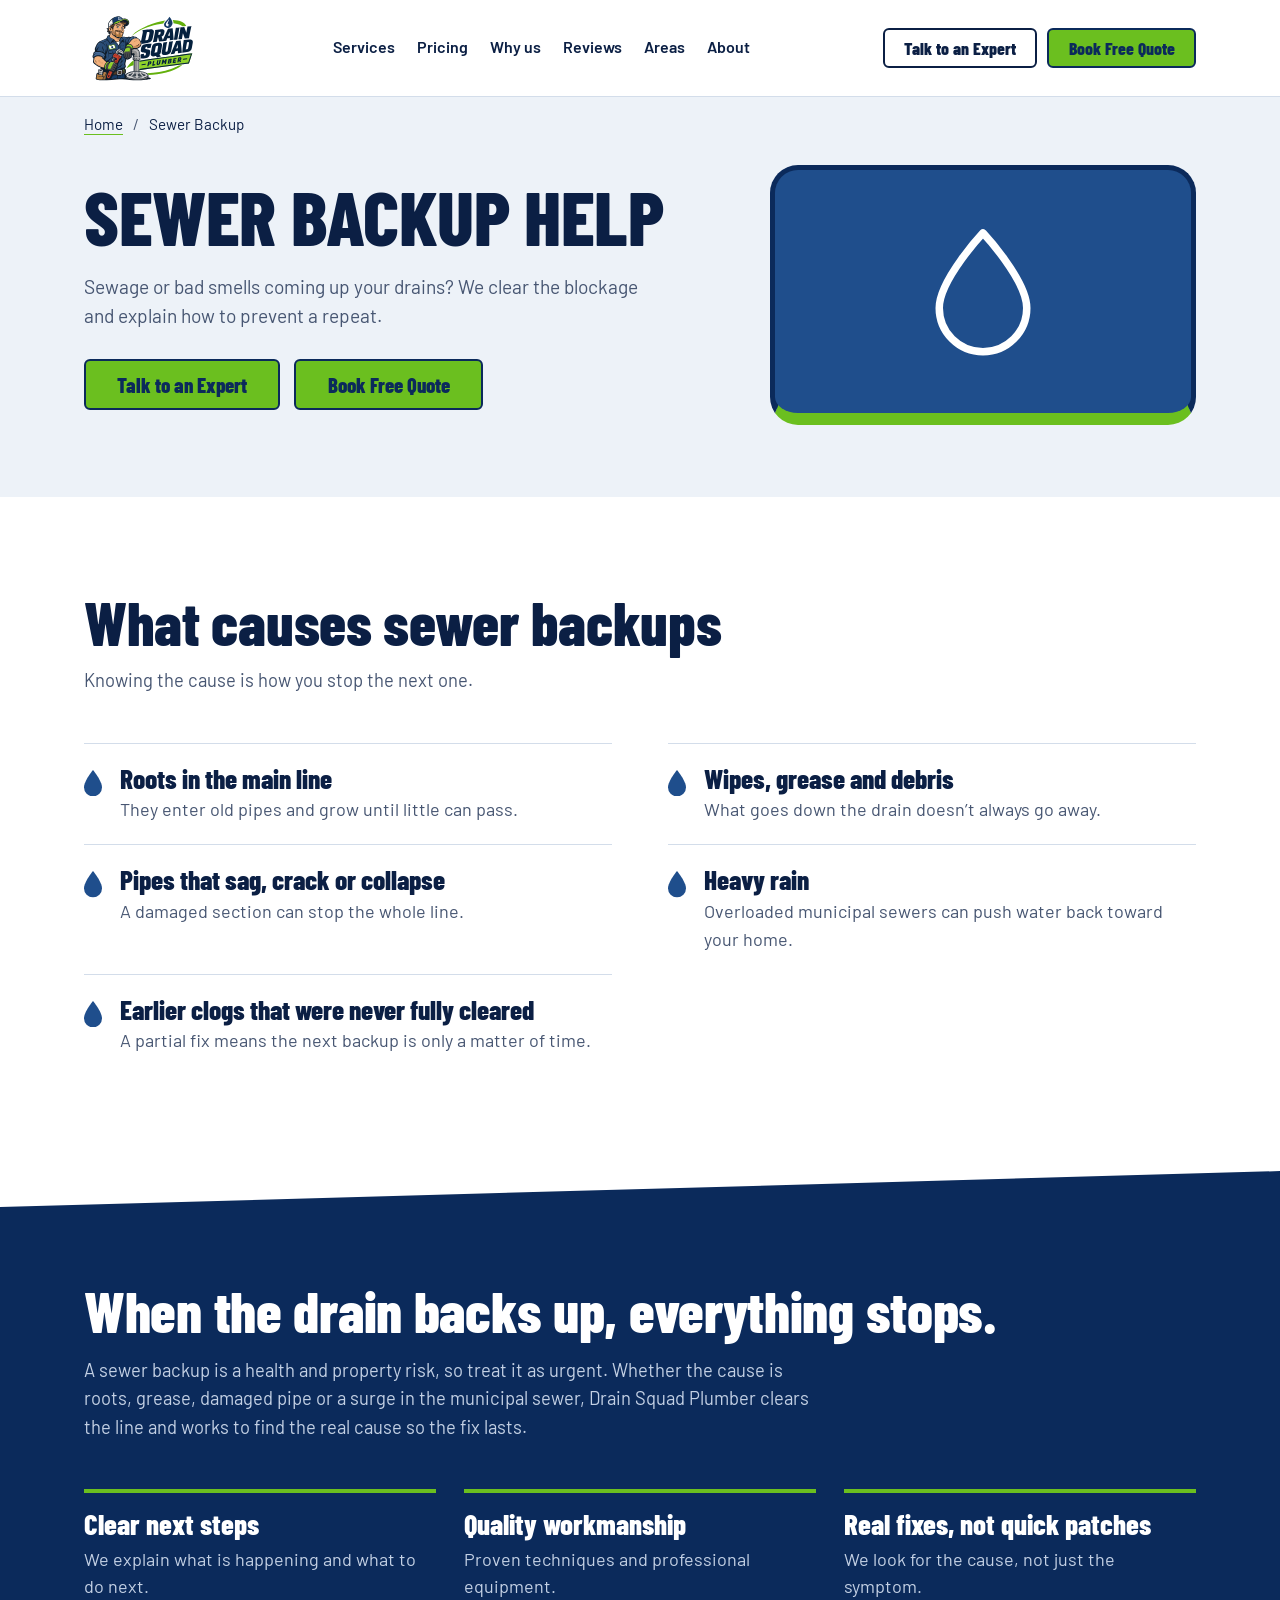
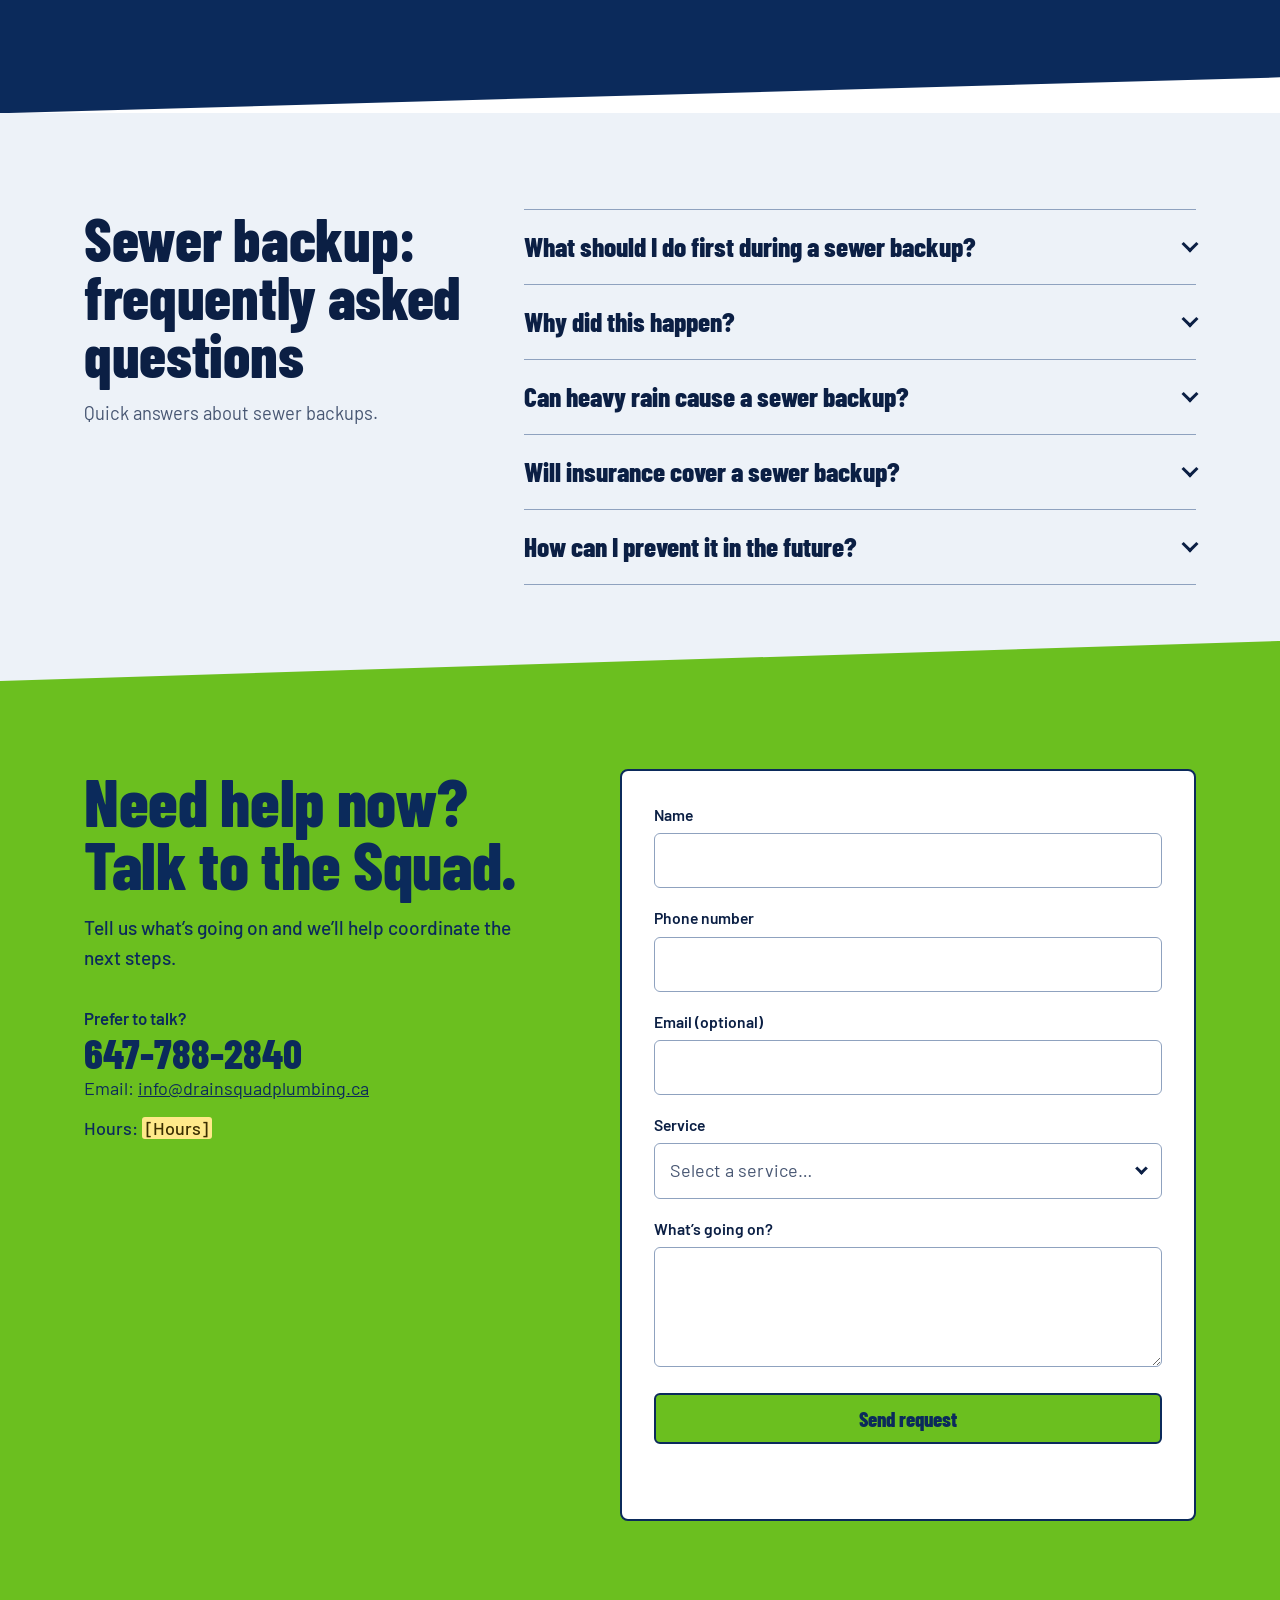
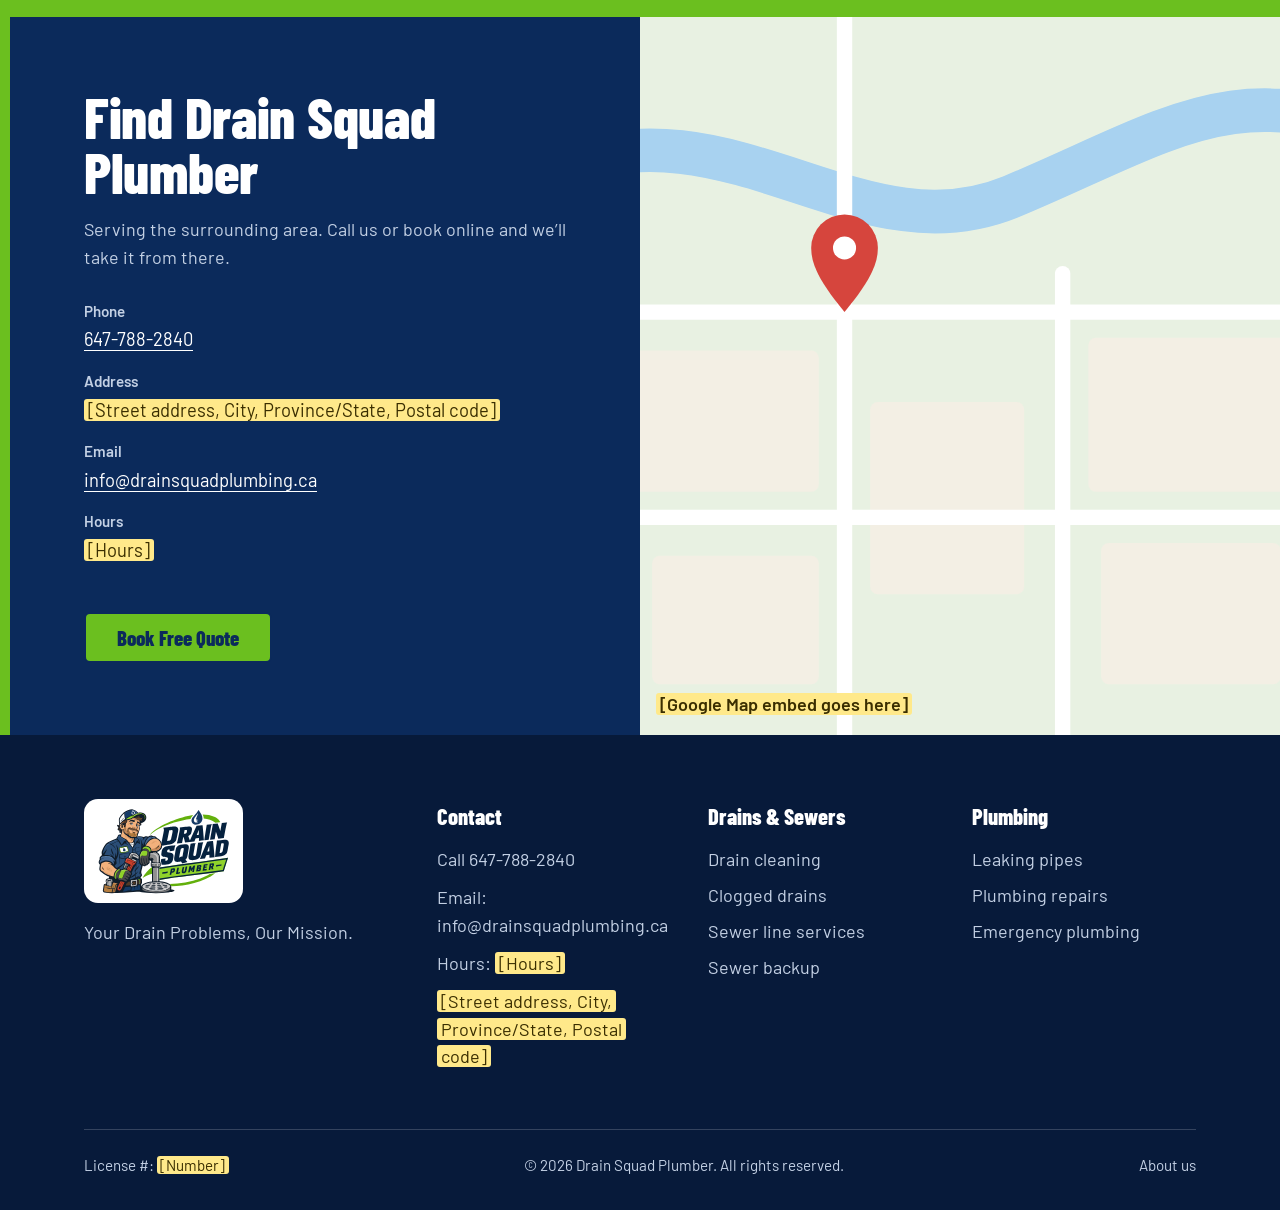
<file: sewer-backup.html>
<!DOCTYPE html>
<html lang="en" class="no-js">
<head>
<meta charset="UTF-8">
<meta name="viewport" content="width=device-width, initial-scale=1.0, viewport-fit=cover">
<title>Sewer Backup Help | Drain Squad Plumber</title>
<meta name="description" content="Sewage or foul smells coming up your drains? Drain Squad Plumber clears the blockage, finds the cause and explains how to prevent a repeat. Free quotes.">
<meta name="robots" content="index, follow, max-image-preview:large">
<link rel="canonical" href="https://www.example.com/sewer-backup.html">
<meta name="dateModified" content="2026-11-20">
<meta name="theme-color" content="#0B2A5B">
<link rel="icon" href="favicon.svg" type="image/svg+xml">
<!-- Open Graph -->
<meta property="og:type" content="website">
<meta property="og:site_name" content="Drain Squad Plumber">
<meta property="og:locale" content="en_US">
<meta property="og:title" content="Sewer Backup Help | Drain Squad Plumber">
<meta property="og:description" content="Sewage or foul smells coming up your drains? Drain Squad Plumber clears the blockage, finds the cause and explains how to prevent a repeat. Free quotes.">
<meta property="og:image" content="https://www.example.com/og-image.png">
<meta property="og:image:width" content="1200">
<meta property="og:image:height" content="630">
<meta property="og:image:alt" content="Drain Squad Plumber logo">
<meta property="og:url" content="https://www.example.com/sewer-backup.html">
<!-- Twitter -->
<meta name="twitter:card" content="summary_large_image">
<meta name="twitter:title" content="Sewer Backup Help | Drain Squad Plumber">
<meta name="twitter:description" content="Sewage or foul smells coming up your drains? Drain Squad Plumber clears the blockage, finds the cause and explains how to prevent a repeat. Free quotes.">
<meta name="twitter:image" content="https://www.example.com/og-image.png">
<link rel="preconnect" href="https://fonts.googleapis.com">
<link rel="preconnect" href="https://fonts.gstatic.com" crossorigin>
<link href="https://fonts.googleapis.com/css2?family=Barlow+Condensed:wght@700;800&family=Barlow:wght@400;500;600;700&display=swap" rel="stylesheet">
<link rel="stylesheet" href="style.css">
<script type="application/ld+json">
{
  "@context": "https://schema.org",
  "@graph": [
    {
      "@type": "Plumber",
      "@id": "https://www.example.com/#organization",
      "name": "Drain Squad Plumber",
      "url": "https://www.example.com/",
      "logo": {
        "@type": "ImageObject",
        "url": "https://www.example.com/logo.png",
        "width": 600,
        "height": 391
      },
      "image": "https://www.example.com/og-image.png",
      "description": "Professional drain cleaning, clogged drain, sewer line and plumbing repair services.",
      "slogan": "Your Drain Problems, Our Mission.",
      "knowsAbout": [
        "Drain cleaning",
        "Clogged drains",
        "Sewer line services",
        "Sewer backup",
        "Leak detection and repair",
        "Plumbing repairs",
        "Emergency plumbing"
      ],
      "hasOfferCatalog": {
        "@type": "OfferCatalog",
        "name": "Drain and plumbing services",
        "itemListElement": [
          {
            "@type": "Offer",
            "itemOffered": {
              "@type": "Service",
              "name": "Drain cleaning"
            }
          },
          {
            "@type": "Offer",
            "itemOffered": {
              "@type": "Service",
              "name": "Clogged drains"
            }
          },
          {
            "@type": "Offer",
            "itemOffered": {
              "@type": "Service",
              "name": "Sewer line services"
            }
          },
          {
            "@type": "Offer",
            "itemOffered": {
              "@type": "Service",
              "name": "Sewer backup"
            }
          },
          {
            "@type": "Offer",
            "itemOffered": {
              "@type": "Service",
              "name": "Leaking pipes"
            }
          },
          {
            "@type": "Offer",
            "itemOffered": {
              "@type": "Service",
              "name": "Plumbing repairs"
            }
          },
          {
            "@type": "Offer",
            "itemOffered": {
              "@type": "Service",
              "name": "Emergency plumbing"
            }
          }
        ]
      },
      "telephone": "+16477882840",
      "email": "info@drainsquadplumbing.ca"
    },
    {
      "@type": "WebPage",
      "@id": "https://www.example.com/sewer-backup.html#webpage",
      "url": "https://www.example.com/sewer-backup.html",
      "name": "Sewer Backup Help | Drain Squad Plumber",
      "description": "Sewage or foul smells coming up your drains? Drain Squad Plumber clears the blockage, finds the cause and explains how to prevent a repeat. Free quotes.",
      "inLanguage": "en",
      "datePublished": "2026-11-20",
      "dateModified": "2026-11-20",
      "publisher": {
        "@id": "https://www.example.com/#organization"
      },
      "about": {
        "@id": "https://www.example.com/#organization"
      },
      "primaryImageOfPage": {
        "@type": "ImageObject",
        "url": "https://www.example.com/og-image.png"
      },
      "breadcrumb": {
        "@id": "https://www.example.com/sewer-backup.html#breadcrumb"
      },
      "mainEntity": {
        "@id": "https://www.example.com/sewer-backup.html#service"
      }
    },
    {
      "@type": "Service",
      "@id": "https://www.example.com/sewer-backup.html#service",
      "name": "Sewer Backup",
      "serviceType": "Sewer Backup",
      "description": "Sewage or bad smells coming up your drains? We clear the blockage and explain how to prevent a repeat.",
      "url": "https://www.example.com/sewer-backup.html",
      "provider": {
        "@id": "https://www.example.com/#organization"
      }
    },
    {
      "@type": "BreadcrumbList",
      "@id": "https://www.example.com/sewer-backup.html#breadcrumb",
      "itemListElement": [
        {
          "@type": "ListItem",
          "position": 1,
          "name": "Home",
          "item": "https://www.example.com/"
        },
        {
          "@type": "ListItem",
          "position": 2,
          "name": "Sewer Backup",
          "item": "https://www.example.com/sewer-backup.html"
        }
      ]
    },
    {
      "@type": "FAQPage",
      "@id": "https://www.example.com/sewer-backup.html#faq",
      "mainEntity": [
        {
          "@type": "Question",
          "name": "What should I do first during a sewer backup?",
          "acceptedAnswer": {
            "@type": "Answer",
            "text": "Stop using water: no flushing, laundry or running taps. If it is safe, shut off your home’s main water valve. Then call us."
          }
        },
        {
          "@type": "Question",
          "name": "Why did this happen?",
          "acceptedAnswer": {
            "@type": "Answer",
            "text": "Common causes are roots, grease buildup, damaged pipe and overloaded municipal sewers. We look for the cause so the repair lasts."
          }
        },
        {
          "@type": "Question",
          "name": "Can heavy rain cause a sewer backup?",
          "acceptedAnswer": {
            "@type": "Answer",
            "text": "Yes. When municipal sewers are overwhelmed, water can be pushed back toward homes. Ask us how to reduce the risk at your property."
          }
        },
        {
          "@type": "Question",
          "name": "Will insurance cover a sewer backup?",
          "acceptedAnswer": {
            "@type": "Answer",
            "text": "Coverage depends on your policy and often requires specific sewer backup coverage. Photograph the damage and keep records of the work done."
          }
        },
        {
          "@type": "Question",
          "name": "How can I prevent it in the future?",
          "acceptedAnswer": {
            "@type": "Answer",
            "text": "Keep wipes and grease out of the drains, and book drain cleaning at the first sign of a slowdown. Ask us what suits your home."
          }
        }
      ]
    }
  ]
}
</script>
</head>
<body>
<a class="skip-link" href="#main-content">Skip to main content</a>
<svg width="0" height="0" style="position:absolute" aria-hidden="true" focusable="false"><defs><symbol id="drop" viewBox="0 0 60 88"><path d="M30 0C30 0 0 36 0 58a30 30 0 0 0 60 0C60 36 30 0 30 0Z"/></symbol></defs></svg>
<header class="site-header">
  <div class="wrap">
    <a class="brand" href="index.html" aria-label="Drain Squad Plumber, home">
      <img class="logo-art" src="logo.svg" width="1380" height="900" alt="" aria-hidden="true">
    </a>
    <nav class="nav" id="primary-nav" aria-label="Primary">
      <a href="index.html#services">Services</a><a href="index.html#pricing">Pricing</a><a href="index.html#why">Why us</a><a href="index.html#reviews">Reviews</a><a href="index.html#areas">Areas</a><a href="about.html">About</a>
    </nav>
    <div class="header-actions">
      <a class="btn btn-ghost" href="tel:+16477882840">Talk to an Expert</a>
      <a class="btn btn-primary" href="#contact">Book Free Quote</a>
      <button class="nav-toggle" type="button" aria-expanded="false" aria-controls="primary-nav" aria-label="Open menu"><span></span><span></span><span></span></button>
    </div>
  </div>
</header>
<nav class="breadcrumb" aria-label="Breadcrumb"><div class="wrap"><ol><li><a href="index.html">Home</a></li><li><span aria-current="page">Sewer Backup</span></li></ol></div></nav>
<main id="main-content">

<section class="svc-hero" aria-labelledby="sewer-backup-help-h">
    <div class="wrap">
      <div>
        <h1 class="display" id="sewer-backup-help-h">Sewer Backup Help</h1>
        <p class="svc-sub">Sewage or bad smells coming up your drains? We clear the blockage and explain how to prevent a repeat.</p>
        <div class="hero-actions"><a class="btn btn-primary" href="tel:+16477882840">Talk to an Expert</a> <a class="btn btn-primary" href="#contact">Book Free Quote</a></div>
      </div>
      <div class="svc-art mp-blue" aria-hidden="true"><svg viewBox="0 0 24 24"><path d="M12 2.7s7 7.5 7 12a7 7 0 0 1-14 0c0-4.5 7-12 7-12z"/></svg></div>
    </div>
  </section>
  <section class="section svc-list" aria-labelledby="what-causes-sewer-backups-h">
    <div class="wrap">
      <div class="sec-head">
        <h2 class="display" id="what-causes-sewer-backups-h">What causes sewer backups</h2>
        <p>Knowing the cause is how you stop the next one.</p>
      </div>
      <ul class="rows two"><li><svg class="drop" viewBox="0 0 60 88" aria-hidden="true"><use href="#drop"/></svg><div><strong>Roots in the main line</strong><span>They enter old pipes and grow until little can pass.</span></div></li><li><svg class="drop" viewBox="0 0 60 88" aria-hidden="true"><use href="#drop"/></svg><div><strong>Wipes, grease and debris</strong><span>What goes down the drain doesn’t always go away.</span></div></li><li><svg class="drop" viewBox="0 0 60 88" aria-hidden="true"><use href="#drop"/></svg><div><strong>Pipes that sag, crack or collapse</strong><span>A damaged section can stop the whole line.</span></div></li><li><svg class="drop" viewBox="0 0 60 88" aria-hidden="true"><use href="#drop"/></svg><div><strong>Heavy rain</strong><span>Overloaded municipal sewers can push water back toward your home.</span></div></li><li><svg class="drop" viewBox="0 0 60 88" aria-hidden="true"><use href="#drop"/></svg><div><strong>Earlier clogs that were never fully cleared</strong><span>A partial fix means the next backup is only a matter of time.</span></div></li></ul>
    </div>
  </section>
  <section class="svc-over" aria-labelledby="when-the-drain-backs-h">
    <div class="wrap">
      <h2 class="display" id="when-the-drain-backs-h">When the drain backs up, everything stops.</h2>
      <p class="lead">A sewer backup is a health and property risk, so treat it as urgent. Whether the cause is roots, grease, damaged pipe or a surge in the municipal sewer, Drain Squad Plumber clears the line and works to find the real cause so the fix lasts.</p>
      <div class="svc-why"><div><h3>Clear next steps</h3><p>We explain what is happening and what to do next.</p></div><div><h3>Quality workmanship</h3><p>Proven techniques and professional equipment.</p></div><div><h3>Real fixes, not quick patches</h3><p>We look for the cause, not just the symptom.</p></div></div>
    </div>
  </section>
  <section class="section faq" id="faq" aria-labelledby="faq-h">
    <div class="wrap">
      <div class="sec-head">
        <h2 class="display" id="faq-h">Sewer backup: frequently asked questions</h2>
        <p>Quick answers about sewer backups.</p>
      </div>
      <div class="faq-list">
        <div class="faq-item"><h3><button class="faq-trigger" type="button" id="faq-q1" aria-expanded="true" aria-controls="faq-a1">What should I do first during a sewer backup?</button></h3><div class="faq-answer" id="faq-a1" role="region" aria-labelledby="faq-q1"><div class="inner"><p>Stop using water: no flushing, laundry or running taps. If it is safe, shut off your home’s main water valve. Then call us.</p></div></div></div>
        <div class="faq-item"><h3><button class="faq-trigger" type="button" id="faq-q2" aria-expanded="true" aria-controls="faq-a2">Why did this happen?</button></h3><div class="faq-answer" id="faq-a2" role="region" aria-labelledby="faq-q2"><div class="inner"><p>Common causes are roots, grease buildup, damaged pipe and overloaded municipal sewers. We look for the cause so the repair lasts.</p></div></div></div>
        <div class="faq-item"><h3><button class="faq-trigger" type="button" id="faq-q3" aria-expanded="true" aria-controls="faq-a3">Can heavy rain cause a sewer backup?</button></h3><div class="faq-answer" id="faq-a3" role="region" aria-labelledby="faq-q3"><div class="inner"><p>Yes. When municipal sewers are overwhelmed, water can be pushed back toward homes. Ask us how to reduce the risk at your property.</p></div></div></div>
        <div class="faq-item"><h3><button class="faq-trigger" type="button" id="faq-q4" aria-expanded="true" aria-controls="faq-a4">Will insurance cover a sewer backup?</button></h3><div class="faq-answer" id="faq-a4" role="region" aria-labelledby="faq-q4"><div class="inner"><p>Coverage depends on your policy and often requires specific sewer backup coverage. Photograph the damage and keep records of the work done.</p></div></div></div>
        <div class="faq-item"><h3><button class="faq-trigger" type="button" id="faq-q5" aria-expanded="true" aria-controls="faq-a5">How can I prevent it in the future?</button></h3><div class="faq-answer" id="faq-a5" role="region" aria-labelledby="faq-q5"><div class="inner"><p>Keep wipes and grease out of the drains, and book drain cleaning at the first sign of a slowdown. Ask us what suits your home.</p></div></div></div>
      </div>
    </div>
  </section>

  <section class="contact" id="contact" aria-labelledby="contact-h">
    <div class="wrap">
      <div>
        <h2 class="display" id="contact-h">Need help now? Talk to the Squad.</h2>
        <p class="contact-lead">Tell us what’s going on and we’ll help coordinate the next steps.</p>
        <p class="contact-call">Prefer to talk?
          <a href="tel:+16477882840">647-788-2840</a>
        </p>
        <p class="contact-email">Email: <a href="mailto:info@drainsquadplumbing.ca">info@drainsquadplumbing.ca</a></p>
        <p class="contact-hours">Hours: <span class="ph">[Hours]</span></p>
      </div>
      <div class="form-card">
        <form id="lead-form" novalidate>
          <div class="field">
            <label for="f-name">Name</label>
            <input id="f-name" name="name" type="text" autocomplete="name" required>
          </div>
          <div class="field">
            <label for="f-phone">Phone number</label>
            <input id="f-phone" name="phone" type="tel" autocomplete="tel" required>
          </div>
          <div class="field">
            <label for="f-email">Email (optional)</label>
            <input id="f-email" name="email" type="email" autocomplete="email">
          </div>
          <div class="field">
            <label for="f-service">Service</label>
            <select id="f-service" name="service">
              <option value="">Select a service…</option>
              <option>Drain cleaning</option>
              <option>Clogged drains</option>
              <option>Sewer line services</option>
              <option>Sewer backup</option>
              <option>Leaking pipes</option>
              <option>Plumbing repairs</option>
              <option>Emergency plumbing</option>
              <option>Other / not sure</option>
            </select>
          </div>
          <div class="field">
            <label for="f-message">What’s going on?</label>
            <textarea id="f-message" name="message"></textarea>
          </div>
          <button class="btn btn-primary" type="submit">Send request</button>
          <p class="form-status" id="form-status" role="status" aria-live="polite"></p>
        </form>
      </div>
    </div>
  </section>

<section class="locate" id="location" aria-labelledby="loc-title">
    <div class="locate-info">
      <h2 class="display" id="loc-title">Find Drain Squad Plumber</h2>
      <p class="locate-lead">Serving the surrounding area. Call us or book online and we’ll take it from there.</p>
      <dl class="locate-list">
        <div><dt>Phone</dt><dd><a href="tel:+16477882840">647-788-2840</a></dd></div>
        <div><dt>Address</dt><dd><span class="ph">[Street address, City, Province/State, Postal code]</span></dd></div>
        <div><dt>Email</dt><dd><a href="mailto:info@drainsquadplumbing.ca">info@drainsquadplumbing.ca</a></dd></div>
        <div><dt>Hours</dt><dd><span class="ph">[Hours]</span></dd></div>
      </dl>
      <a class="btn btn-primary" href="#contact">Book Free Quote</a>
    </div>
    <div class="locate-map" role="region" aria-label="Map">
      <!-- Replace this SVG and the note below with your Google Maps embed: Google Maps > Share > Embed a map > copy the <iframe> code. -->
      <svg viewBox="0 0 600 560" preserveAspectRatio="xMidYMid slice" aria-hidden="true" focusable="false">
        <rect width="600" height="560" fill="#E8F1E2"/>
        <path d="M-20 120C120 60 220 190 340 140S520 40 640 100" fill="none" stroke="#A8D2F0" stroke-width="34" stroke-linecap="round"/>
        <g fill="#F3EFE4"><rect x="40" y="260" width="150" height="110" rx="6"/><rect x="230" y="300" width="120" height="150" rx="6"/><rect x="400" y="250" width="160" height="120" rx="6"/><rect x="60" y="420" width="130" height="100" rx="6"/><rect x="410" y="410" width="140" height="110" rx="6"/></g>
        <g stroke="#fff" stroke-width="12" fill="none" stroke-linecap="round"><path d="M-10 230H610"/><path d="M210 -10V570"/><path d="M380 200V570"/><path d="M-10 390H610"/></g>
        <g transform="translate(210 230)"><path d="M0 0C-18-22-26-36-26-50a26 26 0 1 1 52 0C26-36 18-22 0 0z" fill="#D6453D"/><circle cx="0" cy="-50" r="9" fill="#fff"/></g>
      </svg>
      <p class="map-note"><span class="ph">[Google Map embed goes here]</span></p>
    </div>
  </section>

</main>

<footer class="site-footer">
  <div class="wrap">
    <div class="footer-grid">
      <div>
        <a class="brand" href="index.html" aria-label="Drain Squad Plumber, back to home">
          <img class="logo-art" src="logo.svg" width="1380" height="900" alt="" aria-hidden="true" loading="lazy">
        </a>
        <p class="footer-tagline">Your Drain Problems, Our Mission.</p>
      </div>
      <div class="footer-contact">
        <h2>Contact</h2>
        <p>Call <a href="tel:+16477882840">647-788-2840</a></p><p>Email: <a href="mailto:info@drainsquadplumbing.ca">info@drainsquadplumbing.ca</a></p><p>Hours: <span class="ph">[Hours]</span></p><p><span class="ph">[Street address, City, Province/State, Postal code]</span></p>
      </div>
      <div>
        <h2>Drains &amp; Sewers</h2>
        <ul>
          <li><a href="drain-cleaning.html">Drain cleaning</a></li>
          <li><a href="drain-cleaning.html">Clogged drains</a></li>
          <li><a href="drain-cleaning.html">Sewer line services</a></li>
          <li><a href="sewer-backup.html">Sewer backup</a></li>
        </ul>
      </div>
      <div>
        <h2>Plumbing</h2>
        <ul>
          <li><a href="leak-detection.html">Leaking pipes</a></li>
          <li><a href="leak-detection.html">Plumbing repairs</a></li>
          <li><a href="emergency-plumbing.html">Emergency plumbing</a></li>
        </ul>
      </div>
    </div>
    <div class="footer-bottom">
      <p>License #: <span class="ph">[Number]</span></p>
      <p>© 2026 Drain Squad Plumber. All rights reserved.</p>
      <nav aria-label="Footer">
        <a href="about.html">About us</a>
      </nav>
    </div>
  </div>
</footer>
<div class="mobile-bar">
  <a class="btn btn-ghost" href="tel:+16477882840">Call us</a>
  <a class="btn btn-primary" href="#contact">Free Quote</a>
</div>

<script src="script.js" defer></script>
</body>
</html>
</file>
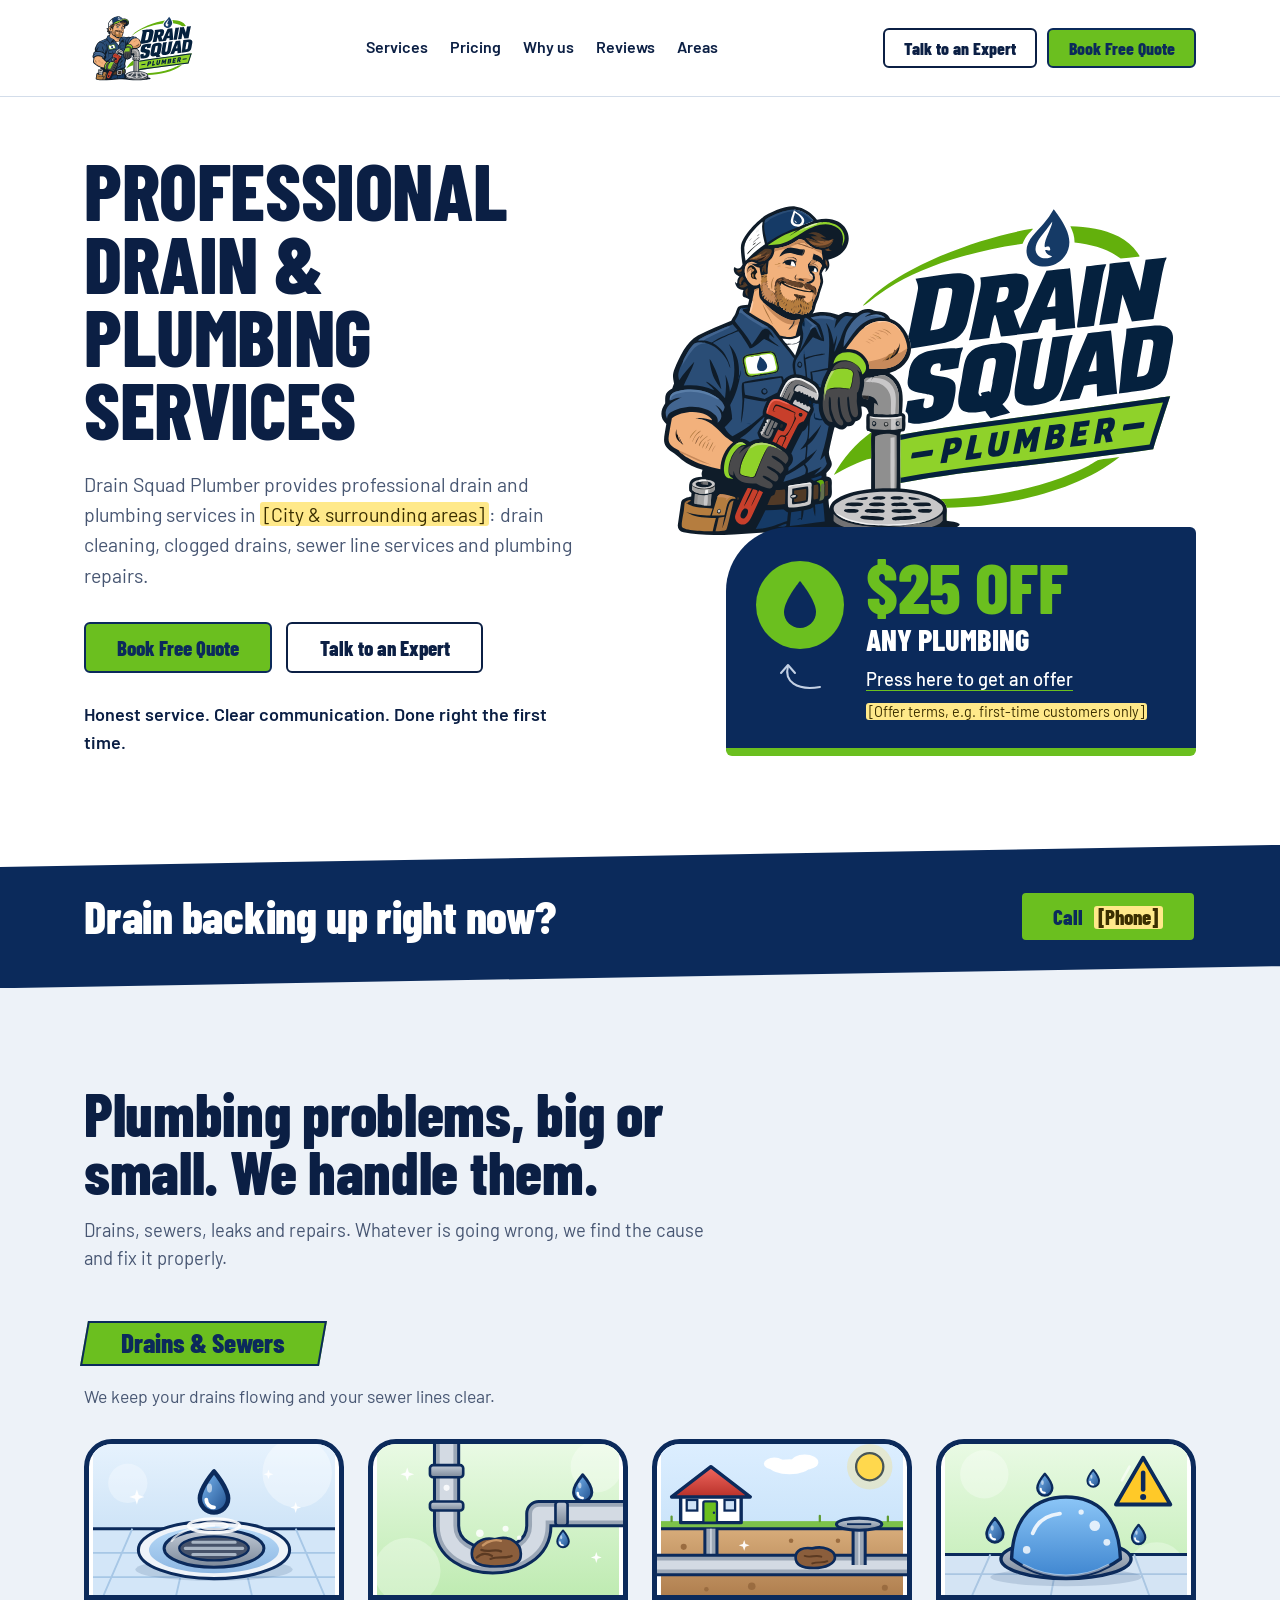
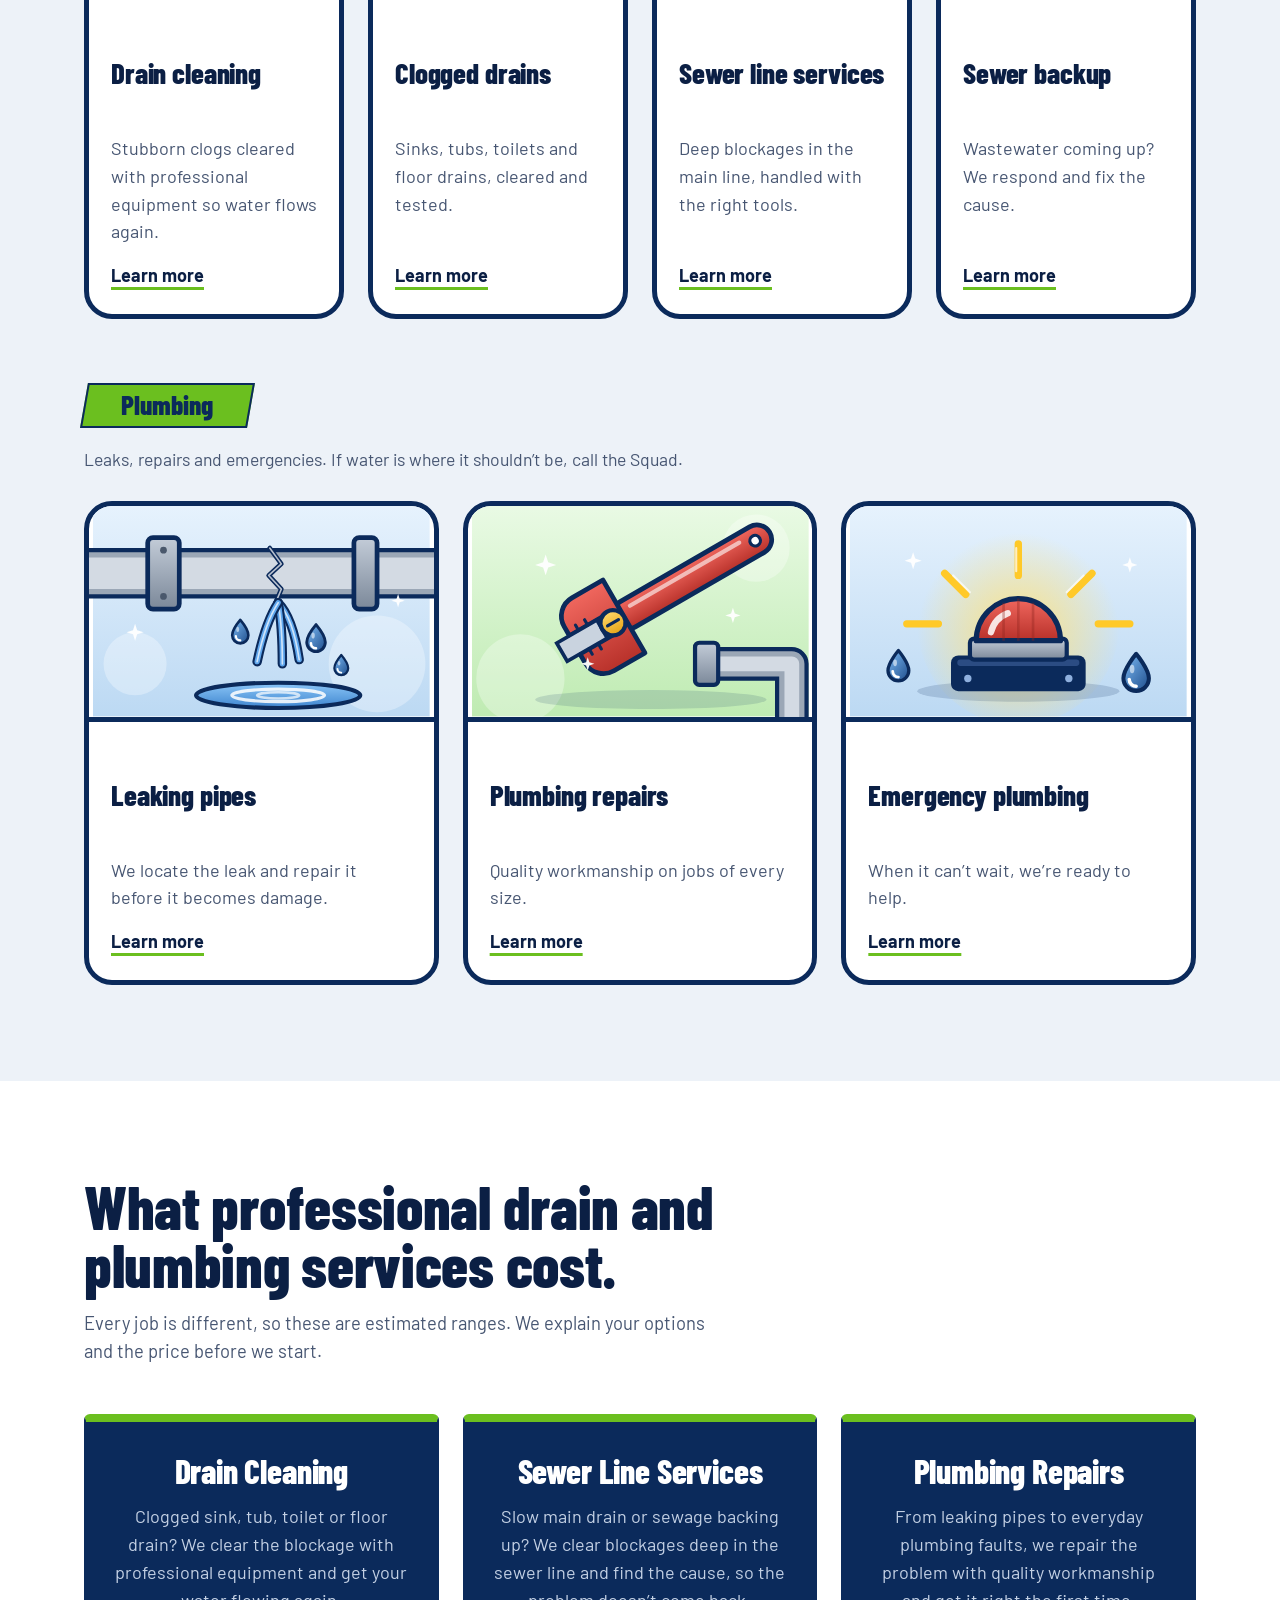
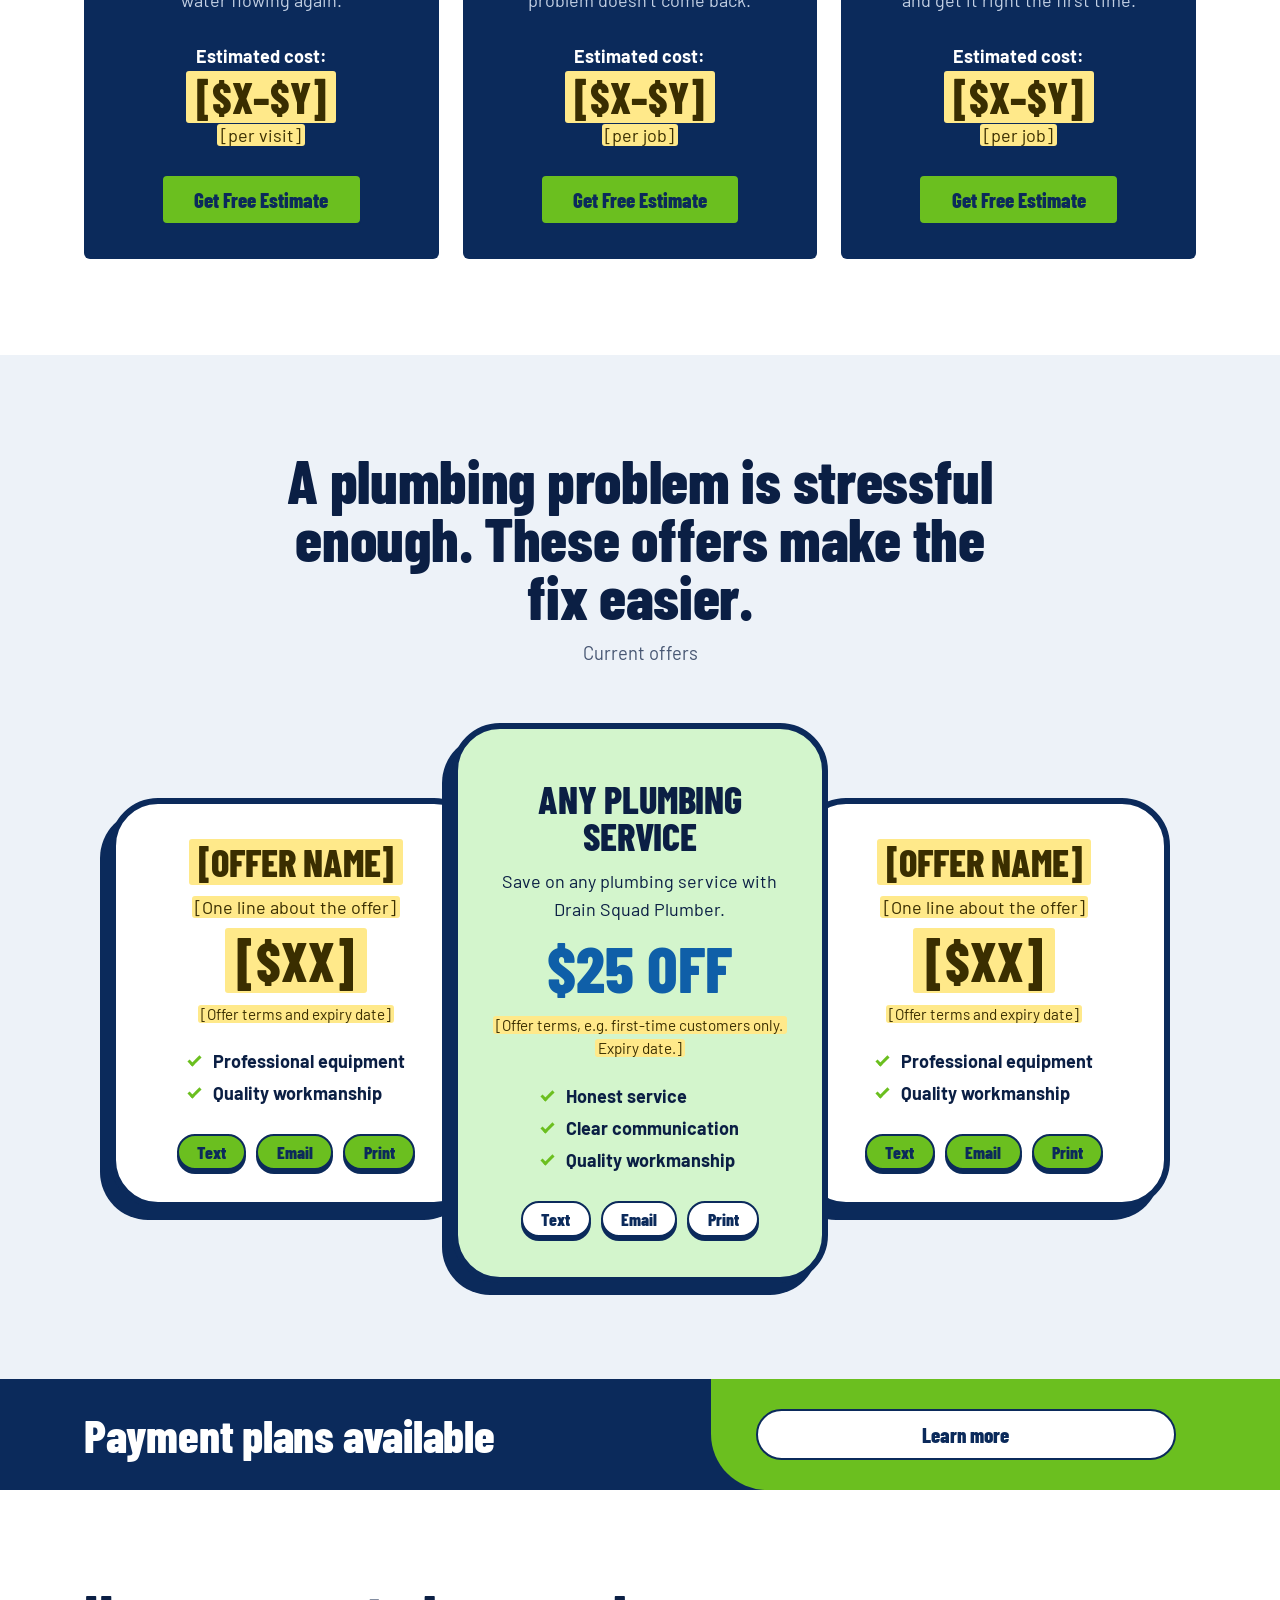
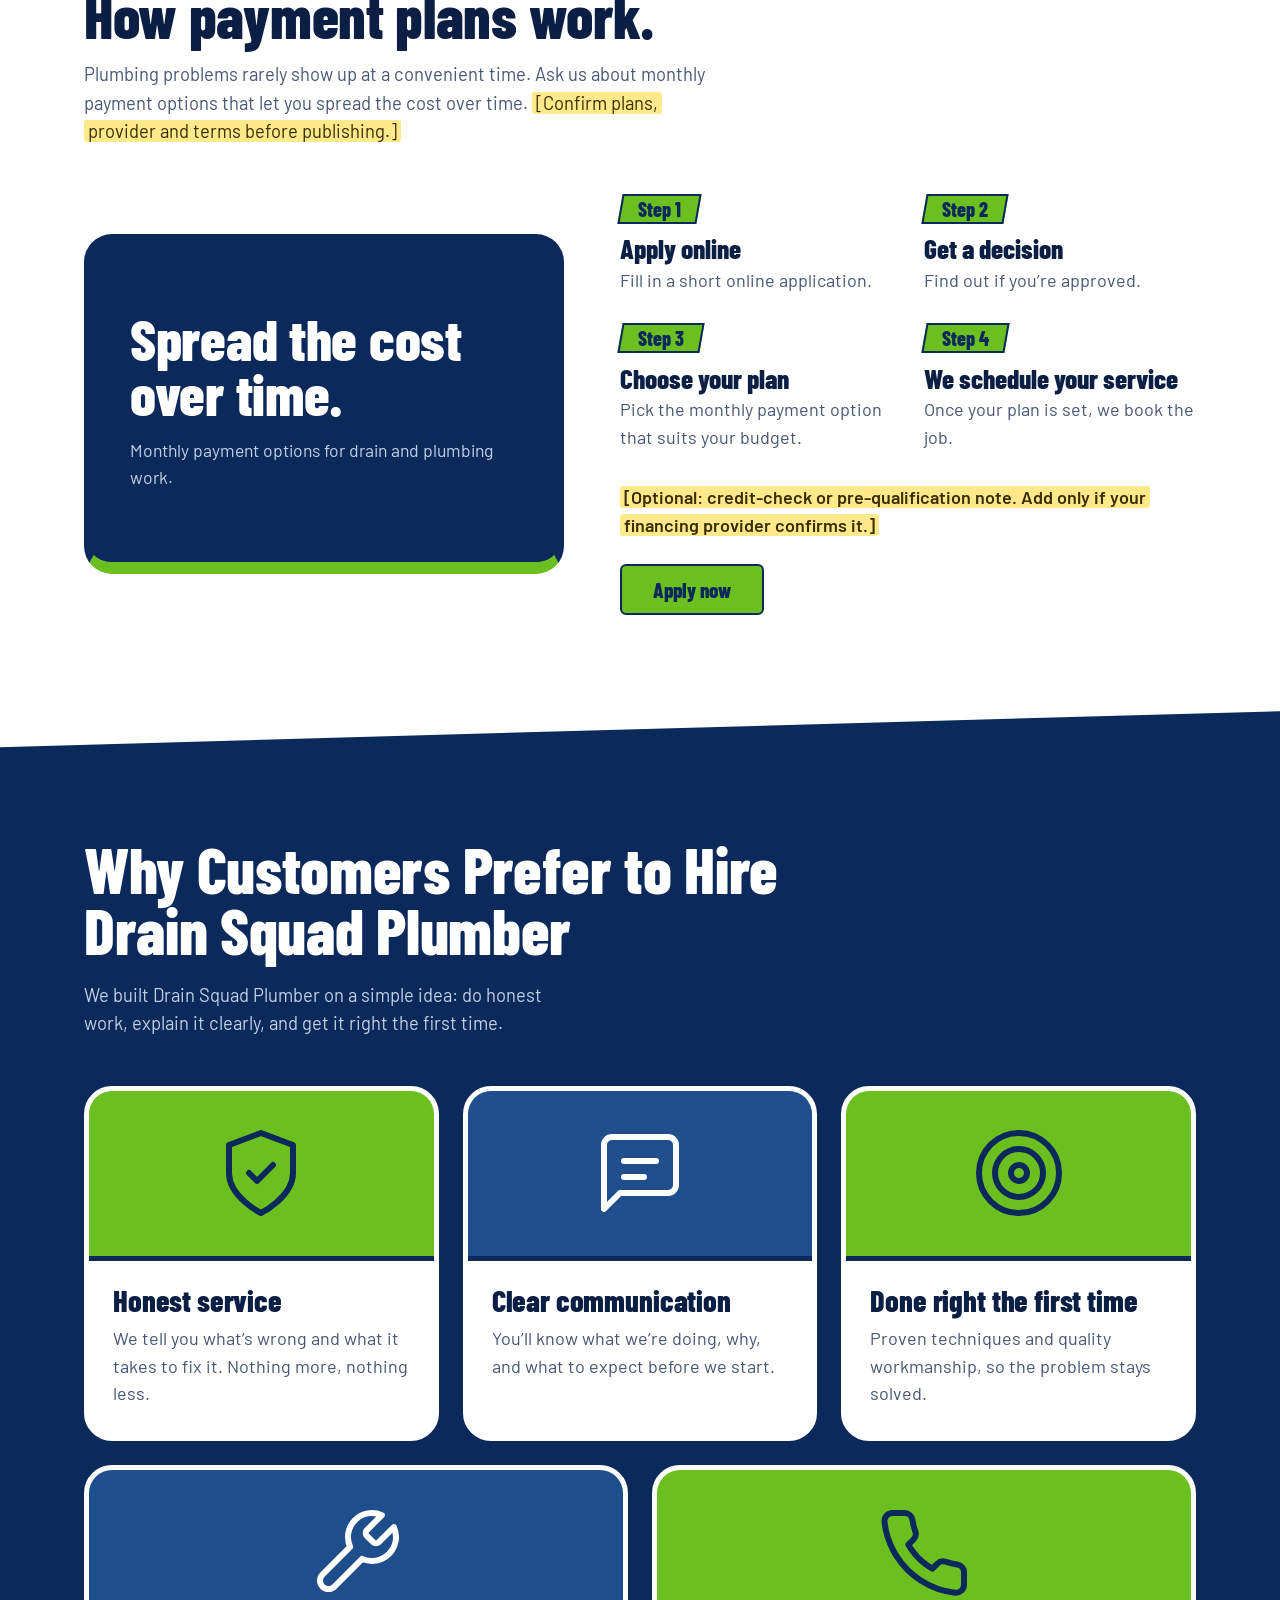
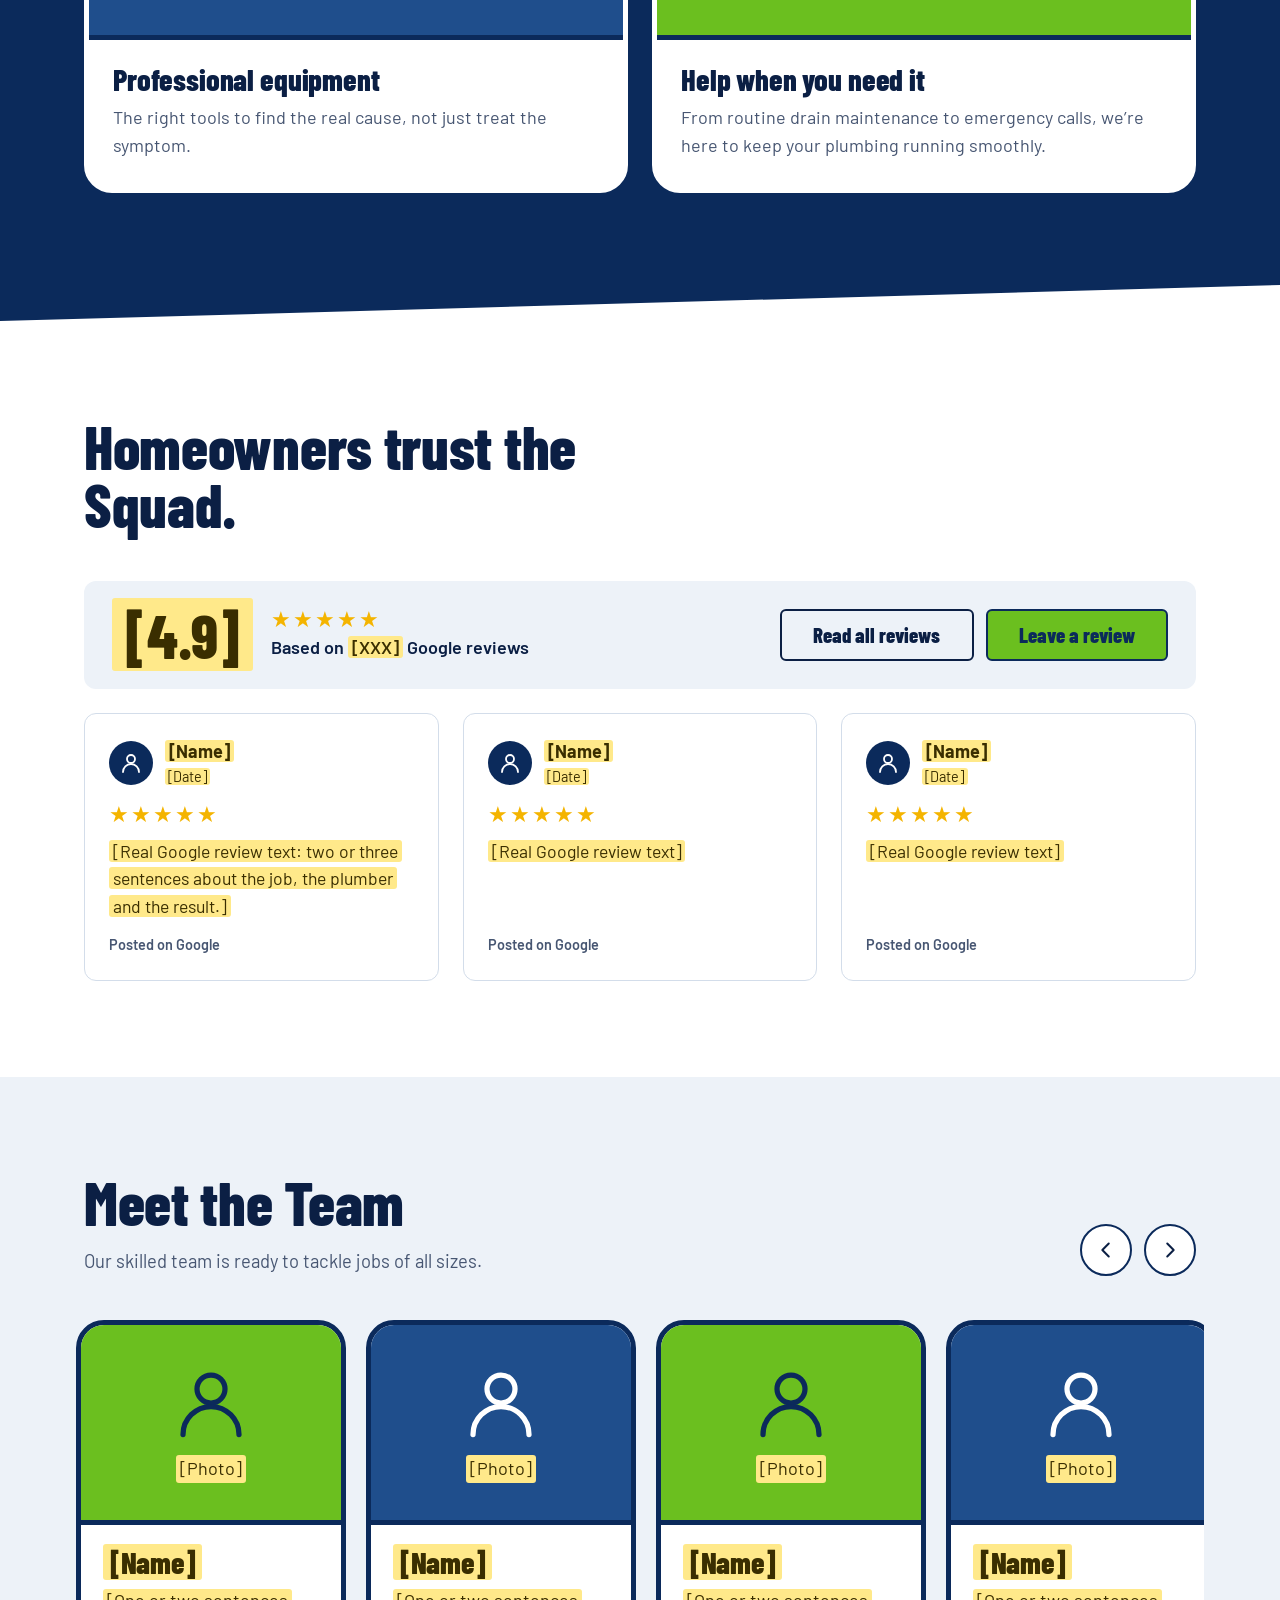
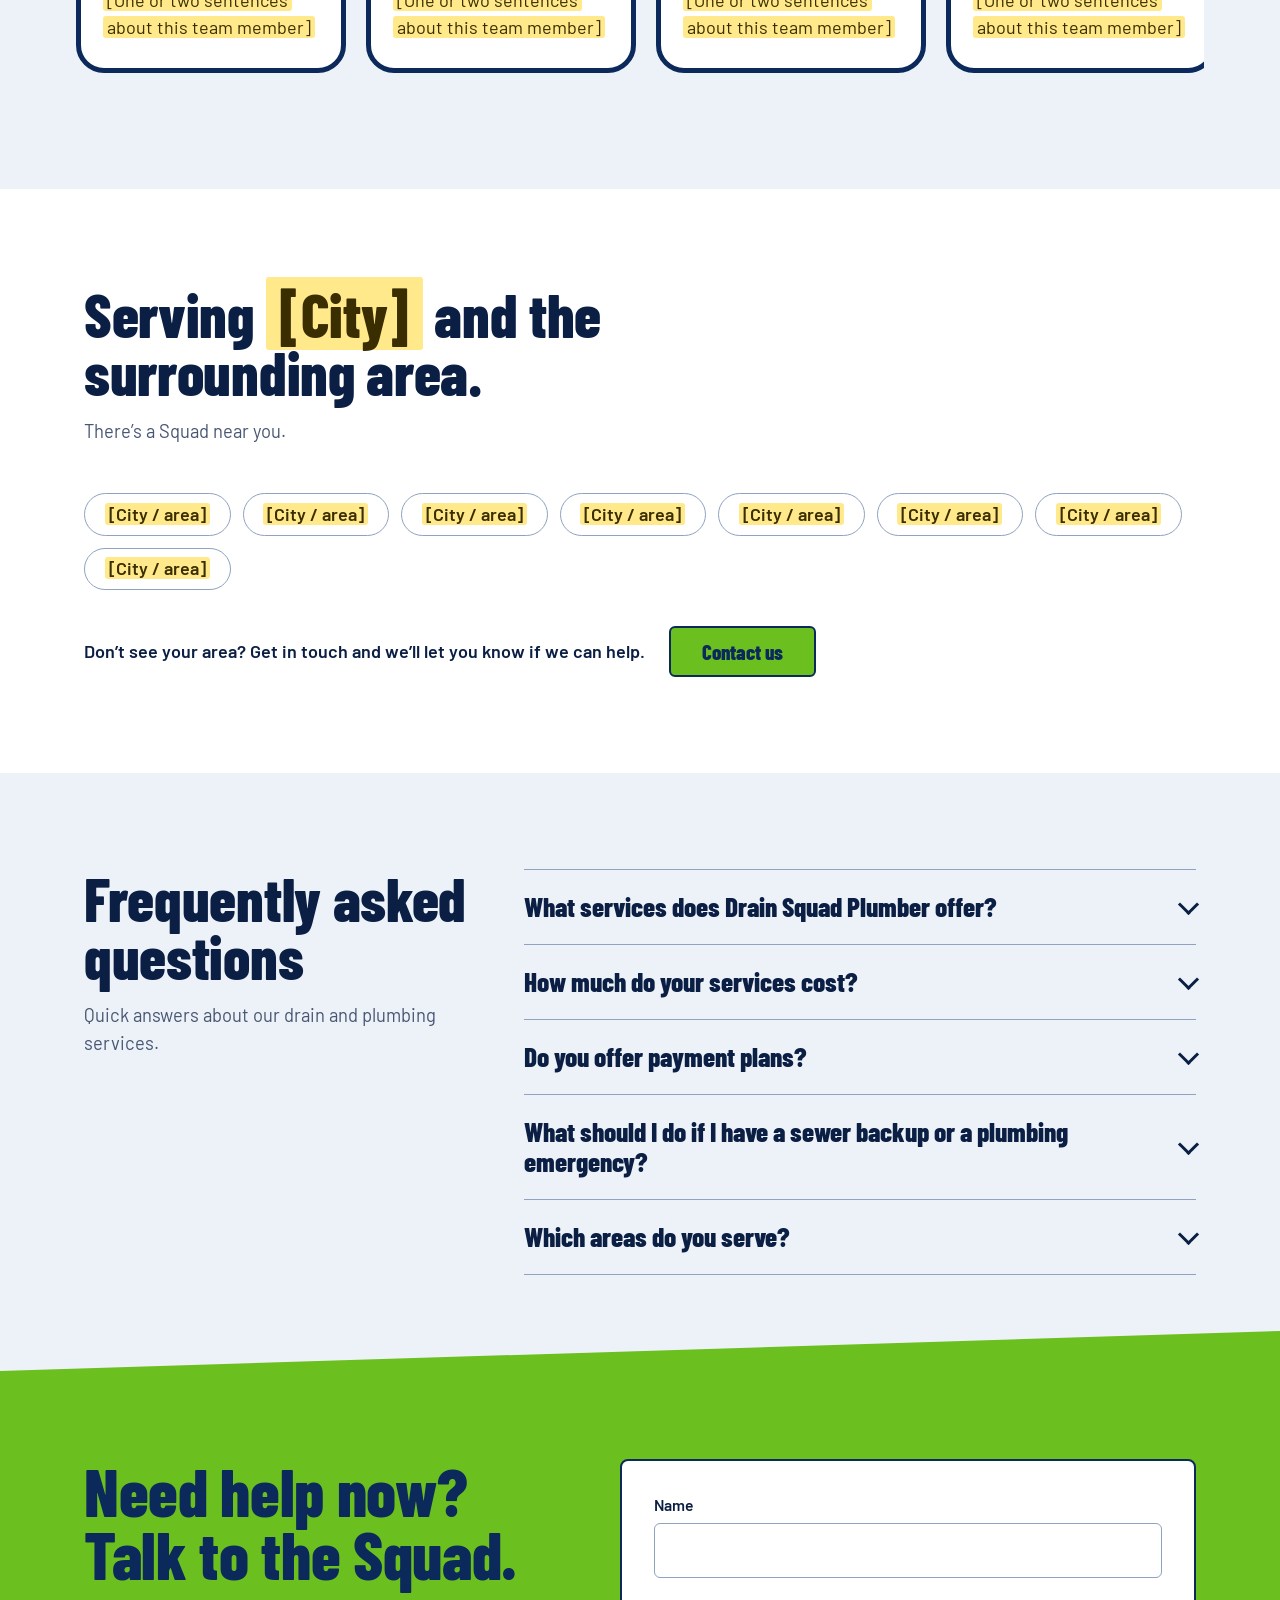
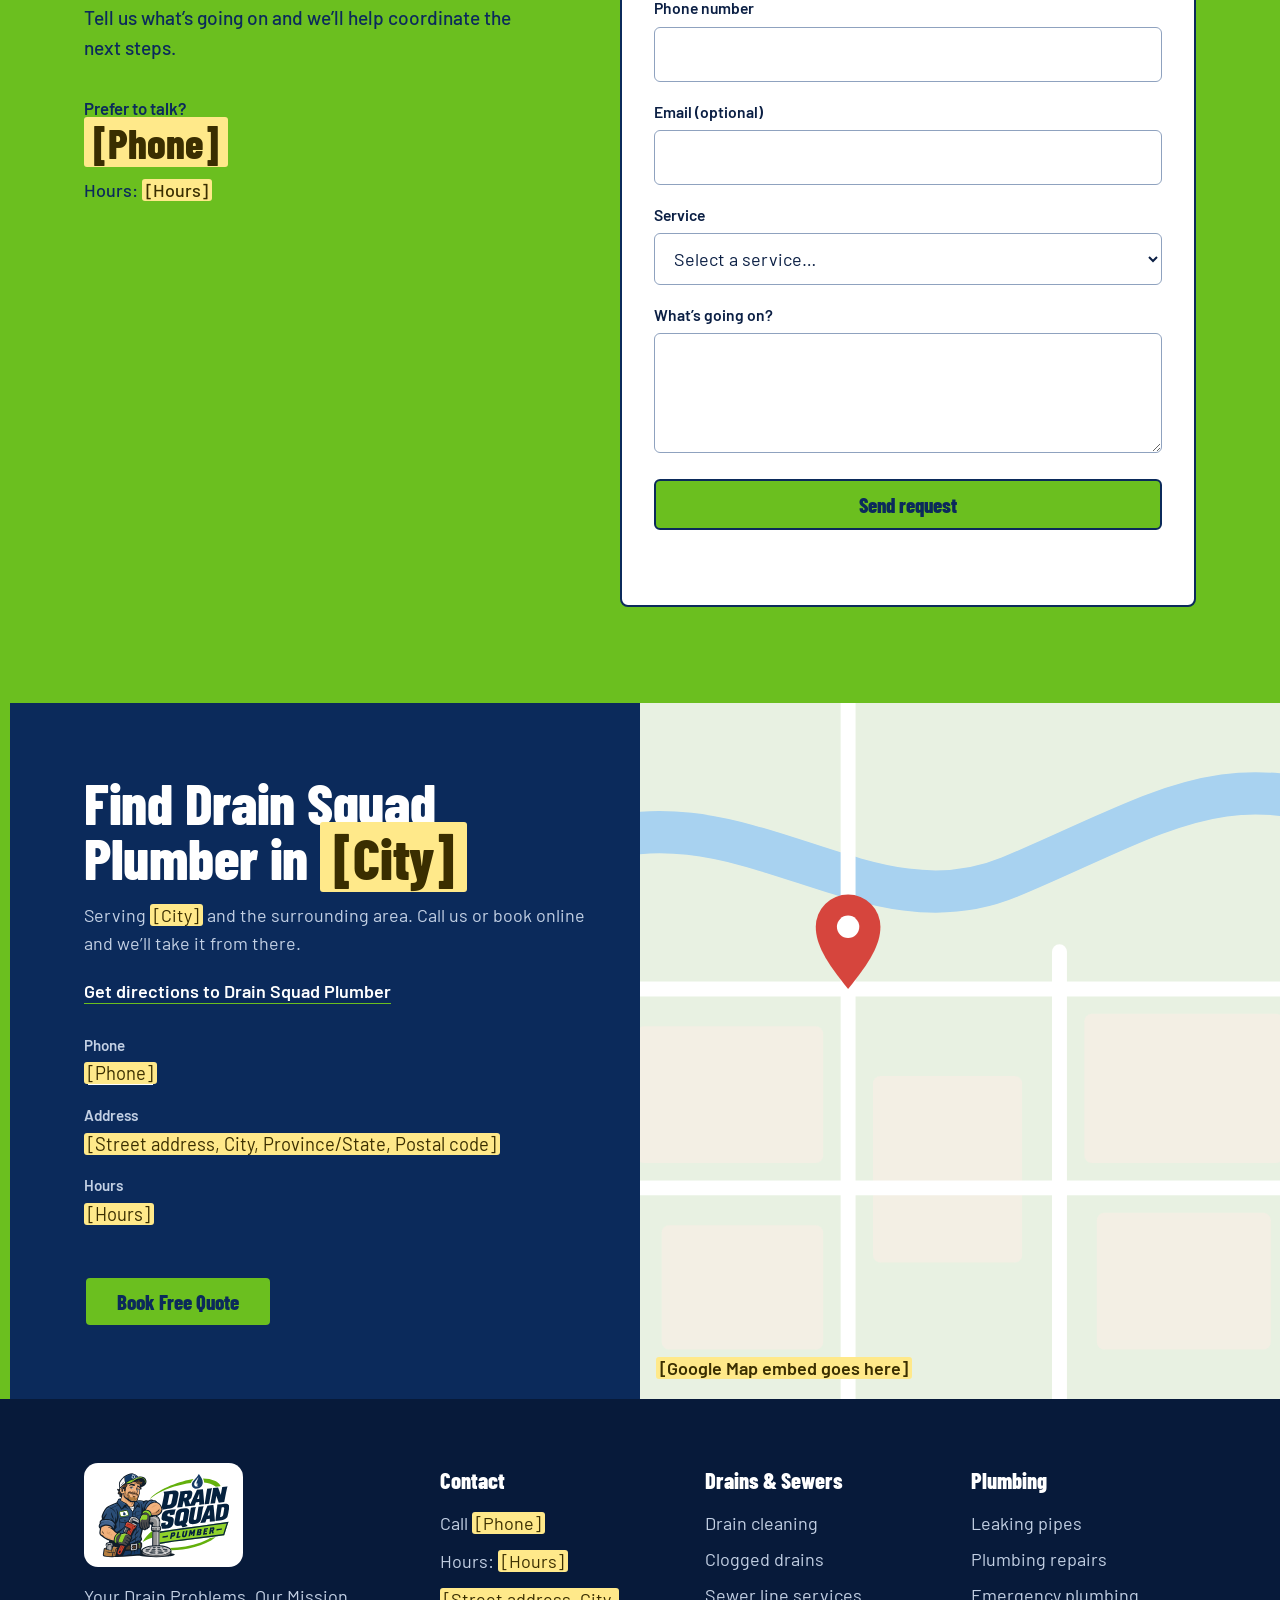
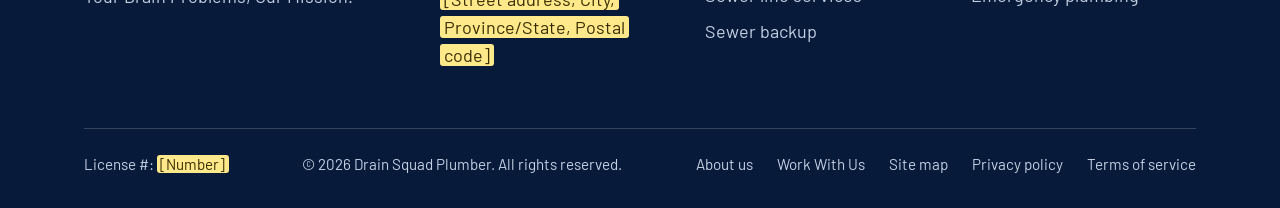
<file: tools/source-single-page.html>
<!DOCTYPE html>
<html lang="en">
<head>
<meta charset="utf-8">
<meta name="viewport" content="width=device-width, initial-scale=1, viewport-fit=cover">
<title>Professional Drain &amp; Plumbing Services in [City] | Drain Squad Plumber</title>
<meta name="description" content="Drain Squad Plumber offers professional drain and plumbing services in [City]: drain cleaning, sewer line services and repairs. Honest service. Call today.">
<link rel="preconnect" href="https://fonts.googleapis.com">
<link rel="preconnect" href="https://fonts.gstatic.com" crossorigin>
<link href="https://fonts.googleapis.com/css2?family=Barlow+Condensed:wght@700;800&family=Barlow:wght@400;500;600;700&display=swap" rel="stylesheet">
<style>
:root{
  --bg:#ffffff; --bg-alt:#EDF2F8; --panel:#ffffff;
  --ink:#0B1F44; --ink-soft:#475672; --line:#D3DDEA; --line-strong:#8FA2BF;
  --navy:#0B2A5B; --navy-deep:#071A3A; --on-navy:#ffffff; --on-navy-soft:#C3D0E4;
  --green:#6BBF1F; --green-hover:#7CD22C; --on-green:#0B2A5B;
  --drop:#1F4E8C; --link:#1F4E8C;
  --ph-bg:#FFE98A; --ph-ink:#3A2E00;
  --display:'Barlow Condensed','Arial Narrow','Helvetica Neue Condensed',Impact,sans-serif;
  --body:'Barlow','Helvetica Neue',Arial,sans-serif;
  color-scheme:light;
  box-sizing:border-box;
  padding-top:env(safe-area-inset-top,0px);
  padding-bottom:env(safe-area-inset-bottom,0px);
}
@media (prefers-color-scheme:dark){
  :root:not([data-theme="light"]){
    --bg:#09111F; --bg-alt:#0E1A30; --panel:#13243F;
    --ink:#EAF0F9; --ink-soft:#A8B6CC; --line:#23385A; --line-strong:#4A6288;
    --navy:#12335F; --navy-deep:#050C18;
    --drop:#5B9BE0; --link:#8DBBF0;
    color-scheme:dark;
  }
}
:root[data-theme="dark"]{
  --bg:#09111F; --bg-alt:#0E1A30; --panel:#13243F;
  --ink:#EAF0F9; --ink-soft:#A8B6CC; --line:#23385A; --line-strong:#4A6288;
  --navy:#12335F; --navy-deep:#050C18;
  --drop:#5B9BE0; --link:#8DBBF0;
  color-scheme:dark;
}
html{scroll-padding-top:calc(env(safe-area-inset-top,0px) + 110px);scroll-behavior:smooth}
*,*::before,*::after{box-sizing:inherit}
body{margin:0;background:var(--bg);color:var(--ink);font-family:var(--body);font-size:18px;line-height:1.55;-webkit-font-smoothing:antialiased}
body::before{content:"";position:fixed;inset:0 0 auto;height:env(safe-area-inset-top,0px);background:#fff;z-index:30}
img{max-width:100%}
a{color:inherit}
ul{margin:0;padding:0;list-style:none}
h1,h2,h3,p{margin:0}
.wrap{max-width:1160px;margin:0 auto;padding:0 24px}
.display{font-family:var(--display);font-weight:800;line-height:.95;letter-spacing:-.005em}
.ph{background:var(--ph-bg);color:var(--ph-ink);padding:0 .22em;border-radius:3px;-webkit-box-decoration-break:clone;box-decoration-break:clone}
:focus-visible{outline:3px solid var(--link);outline-offset:3px}

/* Buttons */
.btn{display:inline-flex;align-items:center;justify-content:center;gap:.5em;padding:.62em 1.5em .55em;font-family:var(--display);font-weight:800;font-size:1.3rem;line-height:1.1;text-decoration:none;border:2px solid var(--navy);border-radius:6px;cursor:pointer;transition:transform .15s ease,background-color .15s ease}
.btn:hover{transform:translateY(-2px)}
.btn-primary{background:var(--green);color:var(--on-green)}
.btn-primary:hover{background:var(--green-hover)}
.btn-ghost{background:transparent;color:var(--ink);border-color:var(--ink)}
.btn-ghost:hover{background:var(--bg-alt)}
.btn[disabled]{opacity:.6;cursor:progress;transform:none}

/* Header */
.site-header{--bg:#ffffff;--bg-alt:#EDF2F8;--ink:#0B1F44;--line:#D3DDEA;--link:#1F4E8C;position:sticky;top:env(safe-area-inset-top,0px);z-index:40;background:#fff;color:var(--ink);border-bottom:1px solid var(--line)}
.site-header .wrap{display:flex;align-items:center;justify-content:space-between;gap:20px;min-height:96px}
.brand{display:flex;align-items:center;gap:10px;text-decoration:none;color:var(--ink)}
.brand svg{width:26px;height:auto;flex:none}
.brand .logo-art{width:auto;height:76px;aspect-ratio:1380/900;padding:4px 8px;background:#fff;border-radius:10px}
.brand-main{font-family:var(--display);font-weight:800;font-size:2rem;line-height:1;text-transform:uppercase}
.brand-tag{display:inline-block;background:var(--green);color:var(--on-green);border:2px solid var(--navy);padding:.1em .7em;font-family:var(--display);font-weight:800;font-size:1rem;line-height:1.1;text-transform:uppercase;transform:skewX(-10deg)}
.nav{display:flex;gap:22px;font-weight:600;font-size:1rem;white-space:nowrap}
.nav a{text-decoration:none;padding:6px 0;border-bottom:2px solid transparent}
.nav a:hover{border-bottom-color:var(--green)}
.header-actions{display:flex;gap:10px}
.header-actions .btn{font-size:1.1rem;padding:.5em 1.1em .45em;white-space:nowrap}

/* Hero */
.hero{--bg:#ffffff;--bg-alt:#EDF2F8;--panel:#ffffff;--ink:#0B1F44;--ink-soft:#475672;--line:#D3DDEA;--navy:#0B2A5B;--link:#1F4E8C;background:#ffffff;color:#0B1F44;padding:56px 0 88px}
.hero .wrap{display:grid;grid-template-columns:.95fr 1.05fr;gap:48px;align-items:center}
.hero h1{font-size:clamp(2.6rem,6.2vw,5.2rem);text-transform:uppercase;color:var(--ink);line-height:.92}
.hero-sub{margin-top:24px;max-width:31em;font-size:1.22rem;color:var(--ink-soft)}
.hero-actions{margin-top:32px;display:flex;flex-wrap:wrap;gap:14px}
.hero-promise{margin-top:28px;font-weight:600;max-width:30em}
.stage{background:#fff;border-radius:28px;aspect-ratio:1400/1020;width:100%;padding:14px 18px;display:flex}
.stage img{display:block;width:100%;height:auto;margin:auto}
.stage .logo-art{display:block;width:100%;height:auto;margin:auto}

.hero-right{min-width:0}
.promo{position:relative;z-index:1;display:grid;grid-template-columns:auto 1fr;grid-template-areas:"badge amount" "badge what" "arrow cta" ". terms";column-gap:22px;align-items:center;width:min(100%,470px);margin:-36px 0 0 auto;padding:28px 30px 24px;background:var(--navy);color:var(--on-navy);border-bottom:8px solid var(--green);border-radius:64px 6px 6px 6px;text-decoration:none}
.promo-badge{grid-area:badge;display:grid;place-items:center;width:88px;height:88px;border-radius:50%;background:var(--green);color:var(--on-green)}
.promo-badge svg{width:32px;height:auto;fill:currentColor}
.promo-amount{grid-area:amount;align-self:end;font-size:clamp(3.2rem,6vw,4.4rem);line-height:.9;color:var(--green);text-transform:uppercase}
.promo-what{grid-area:what;align-self:start;margin-top:6px;font-family:var(--display);font-weight:800;font-size:1.9rem;line-height:1;text-transform:uppercase}
.promo-arrow{grid-area:arrow;justify-self:center;width:52px;height:30px;margin-top:8px;fill:none;stroke:var(--on-navy-soft);stroke-width:2;stroke-linecap:round;stroke-linejoin:round}
.promo-cta{grid-area:cta;margin-top:10px;font-size:1.15rem;font-weight:500;text-decoration:underline;text-decoration-color:var(--green);text-underline-offset:4px}
.promo:hover .promo-cta{text-decoration-thickness:3px}
.promo-terms{grid-area:terms;margin-top:8px;font-size:.9rem}

/* Call strip */
.strip{position:relative;background:linear-gradient(to bottom,#ffffff 50%,var(--bg-alt) 50%);color:var(--on-navy);padding:46px 0}
.strip::before{content:"";position:absolute;inset:0;background:var(--navy);clip-path:polygon(0 22px,100% 0,100% calc(100% - 22px),0 100%)}
.strip .wrap{position:relative}
.strip .wrap{display:flex;align-items:center;justify-content:space-between;gap:24px;flex-wrap:wrap}
.strip p{font-size:clamp(1.9rem,4vw,2.9rem)}

/* Section heads */
.section{padding:96px 0}
.sec-head{max-width:40rem;margin-bottom:48px}
.sec-head h2{font-size:clamp(2.4rem,5vw,3.8rem);color:var(--ink)}
.sec-head p{margin-top:16px;color:var(--ink-soft);font-size:1.15rem}

/* Services */
.services{background:var(--bg-alt)}
.panels{display:grid;grid-template-columns:1.1fr .9fr;gap:28px;align-items:start}
.panel{background:var(--panel);border:1px solid var(--line);border-radius:6px;padding:32px 32px 12px}
.ribbon{display:inline-block;background:var(--green);color:var(--on-green);border:2px solid var(--navy);padding:.2em 1.3em;transform:skewX(-10deg);font-family:var(--display);font-weight:800;font-size:1.7rem;line-height:1.1}
.ribbon span{display:inline-block;transform:skewX(10deg)}
.panel-lead{margin:20px 0 20px;font-size:1.1rem;color:var(--ink-soft)}
.rows li{display:grid;grid-template-columns:22px 1fr;gap:14px;padding:20px 0;border-top:1px solid var(--line)}
.rows .drop{width:18px;height:auto;margin-top:6px;fill:var(--drop)}
.rows strong{display:block;font-family:var(--display);font-weight:800;font-size:1.7rem;line-height:1.05;color:var(--ink)}
.rows span{display:block;margin-top:4px;color:var(--ink-soft)}

/* Pricing */
.pricing-grid{display:grid;grid-template-columns:repeat(3,1fr);gap:24px;align-items:stretch}
.price-card{display:flex;flex-direction:column;align-items:center;text-align:center;background:var(--navy);color:var(--on-navy);border:2px solid var(--navy);border-top:8px solid var(--green);border-radius:6px;padding:32px 28px}
.price-card h3{font-size:2.1rem;line-height:1}
.price-card .desc{margin-top:16px;flex:1;color:var(--on-navy-soft)}
.price-label{margin-top:28px;font-weight:700}
.price{margin-top:4px;font-family:var(--display);font-weight:800;font-size:2.7rem;line-height:1.05;color:var(--green)}
.price-unit{margin-top:2px;color:var(--on-navy-soft)}
.price-card .btn{margin-top:24px}
.price-note{margin-top:28px;max-width:44rem;color:var(--ink-soft)}

/* Offers */
.offers{background:var(--bg-alt)}
.offers-head{max-width:46rem;margin:0 auto 56px;text-align:center}
.offers-head h2{font-size:clamp(2.3rem,4.8vw,3.8rem)}
.offers-head p{margin-top:14px;font-size:1.15rem;color:var(--ink-soft)}
.offer-grid{display:grid;grid-template-columns:1fr 1.1fr 1fr;align-items:center;max-width:1100px;margin:0 auto;padding:0 20px}
.offer{position:relative;background:var(--panel);color:var(--ink);border:6px solid var(--navy);border-radius:48px;padding:40px 30px 32px;text-align:center;box-shadow:-10px 12px 0 var(--navy)}
.offer-side-l{z-index:1;margin-right:-30px}
.offer-side-r{z-index:1;margin-left:-30px}
.offer-feature{z-index:2;padding:52px 34px 40px;background:#D3F5CC;color:#0B1F44}
.offer h3{font-size:clamp(1.9rem,3vw,2.5rem);text-transform:uppercase;line-height:.95}
.offer-desc{margin-top:14px}
.offer-price{margin-top:12px;font-family:var(--display);font-weight:800;font-size:3.4rem;line-height:1;text-transform:uppercase}
.offer-feature .offer-price{color:#0F5FA8;font-size:4rem}
.offer-terms{margin-top:14px;font-size:.95rem;color:var(--ink-soft)}
.offer-feature .offer-terms{color:#2B3F66}
.offer-checks{display:inline-block;margin:18px auto 22px;text-align:left}
.offer-checks li{position:relative;margin:4px 0;padding-left:26px;font-weight:700}
.offer-checks li::before{content:"";position:absolute;left:4px;top:.28em;width:7px;height:13px;border:solid #6BBF1F;border-width:0 3px 3px 0;transform:rotate(45deg)}
.offer-actions{display:flex;flex-wrap:wrap;gap:10px;justify-content:center}
.offer .btn{font-size:1.1rem;padding:.4em 1.05em .35em;border-radius:999px;box-shadow:0 4px 0 var(--navy)}
.offer-feature .btn-primary{background:#fff;color:#0B2A5B}
@media print{
  body *{visibility:hidden}
  .offer.printing,.offer.printing *{visibility:visible}
  .offer.printing{position:fixed;top:20px;left:20px;width:min(520px,calc(100% - 40px));box-shadow:none}
  .offer.printing .offer-actions{display:none}
}

/* Payment plans */
.paybar{display:grid;grid-template-columns:1.25fr 1fr;background:var(--navy);color:var(--on-navy)}
.paybar-text{display:flex;align-items:center;padding:30px 24px 30px max(24px,calc((100vw - 1160px)/2 + 24px))}
.paybar-text p{font-size:clamp(2rem,4vw,2.9rem)}
.paybar-cta{display:flex;align-items:center;justify-content:center;background:var(--green);border-bottom-left-radius:56px;padding:30px max(24px,calc((100vw - 1160px)/2 + 24px)) 30px 24px}
.btn-light{background:#fff;color:var(--navy);width:100%;max-width:420px;border-radius:999px}
.btn-light:hover{background:#E6EEF9}
.how-grid{display:grid;grid-template-columns:5fr 6fr;gap:56px;align-items:center}
.how-panel{display:flex;flex-direction:column;justify-content:center;min-height:340px;background:var(--navy);color:var(--on-navy);border:6px solid var(--navy);border-bottom:12px solid var(--green);border-radius:28px;padding:48px 40px}
.how-panel h3{font-size:clamp(2.4rem,4.6vw,3.6rem)}
.how-panel p{margin-top:16px;color:var(--on-navy-soft);font-size:1.1rem}
.steps{display:grid;grid-template-columns:1fr 1fr;gap:28px 32px}
.step-tag{display:inline-block;background:var(--green);color:var(--on-green);border:2px solid var(--navy);padding:.05em .8em;font-family:var(--display);font-weight:800;font-size:1.25rem;line-height:1.2;transform:skewX(-10deg)}
.step-tag span{display:inline-block;transform:skewX(10deg)}
.step strong{display:block;margin-top:10px;font-family:var(--display);font-weight:800;font-size:1.7rem;line-height:1.05}
.step p{margin-top:4px;color:var(--ink-soft)}
.how-note{margin-top:32px;font-weight:600}
.how-cta{margin-top:24px}

/* Service cards */
.svc-group+.svc-group{margin-top:64px}
.svc-group .panel-lead{margin:18px 0 28px}
.svc-cards{display:grid;gap:24px}
.svc-cards.c4{grid-template-columns:repeat(4,1fr)}
.svc-cards.c3{grid-template-columns:repeat(3,1fr)}
.svc-card{position:relative;display:flex;flex-direction:column;background:var(--panel);border:5px solid var(--navy);border-radius:28px;overflow:hidden}
.svc-card:focus-within{outline:3px solid var(--link);outline-offset:3px}
.svc-pic{display:block;width:100%;height:auto;aspect-ratio:8/5;border-bottom:5px solid var(--navy)}
.svc-body{display:flex;flex-direction:column;flex:1;padding:20px 22px 24px}
.svc-body h4{font-size:1.8rem;line-height:1.05}
.svc-body p{flex:1;margin-top:8px;color:var(--ink-soft)}
.svc-link{margin-top:16px;font-weight:700;text-decoration:underline;text-decoration-color:var(--green);text-decoration-thickness:3px;text-underline-offset:5px}
.svc-link:focus-visible{outline:none}
.svc-link::after{content:"";position:absolute;inset:0}
.sr{position:absolute;width:1px;height:1px;margin:-1px;padding:0;overflow:hidden;clip:rect(0 0 0 0);white-space:nowrap;border:0}

/* Why */
.why{background:var(--navy);color:var(--on-navy);padding:128px 0;clip-path:polygon(0 36px,100% 0,100% calc(100% - 36px),0 100%)}
.why .wrap{display:block}
.why-head{max-width:46rem}
.adv-grid{display:grid;grid-template-columns:repeat(6,1fr);gap:24px;margin-top:48px}
.adv{grid-column:span 2;display:flex;flex-direction:column;background:var(--bg);color:var(--ink);border:5px solid var(--bg);border-radius:28px;overflow:hidden}
.adv:nth-child(n+4){grid-column:span 3}
.adv-top{display:flex;align-items:center;justify-content:center;height:170px;border-bottom:5px solid var(--navy)}
.adv-top svg{width:96px;height:96px;fill:none;stroke:currentColor;stroke-width:1.5;stroke-linecap:round;stroke-linejoin:round}
.adv-green{background:var(--green);color:var(--on-green)}
.adv-blue{background:#1F4E8C;color:#fff}
.adv-body{padding:24px 24px 28px}
.adv-body h3{font-size:1.9rem;line-height:1.05}
.adv-body p{margin-top:8px;color:var(--ink-soft)}
.why h2{font-size:clamp(2.5rem,5vw,4rem)}
.why-lead{margin-top:20px;color:var(--on-navy-soft);font-size:1.15rem;max-width:26em}
.why .btn{margin-top:32px}
.points li{display:grid;grid-template-columns:22px 1fr;gap:16px;padding:22px 0;border-top:1px solid rgba(255,255,255,.2)}
.points li:last-child{border-bottom:1px solid rgba(255,255,255,.2)}
.points .drop{width:18px;height:auto;margin-top:6px;fill:var(--green)}
.points strong{display:block;font-family:var(--display);font-weight:800;font-size:1.9rem;line-height:1.05}
.points span{display:block;margin-top:4px;color:var(--on-navy-soft)}

/* Reviews */
.rating{margin-bottom:28px;font-weight:600}
.reviews-grid{display:grid;grid-template-columns:repeat(3,1fr);gap:24px}
.gsummary{display:flex;flex-wrap:wrap;align-items:center;justify-content:space-between;gap:20px 32px;padding:24px 28px;margin-bottom:24px;background:var(--bg-alt);border-radius:12px}
.gsum-score{display:flex;align-items:center;gap:18px}
.gsum-num{font-size:3.8rem;line-height:1}
.gsum-score p{margin-top:4px;font-weight:600}
.gsum-actions{display:flex;flex-wrap:wrap;gap:12px}
.stars{color:#F4B400;font-size:1.35rem;letter-spacing:2px;line-height:1}
.review{display:flex;flex-direction:column;gap:14px;background:var(--panel);border:1px solid var(--line);border-radius:12px;padding:24px}
.rev-top{display:flex;align-items:center;gap:12px}
.rev-avatar{display:grid;place-items:center;flex:none;width:44px;height:44px;border-radius:50%;background:var(--navy);color:#fff}
.rev-avatar svg{width:24px;height:24px;fill:none;stroke:currentColor;stroke-width:1.8;stroke-linecap:round;stroke-linejoin:round}
.rev-date{display:block;font-size:.9rem;color:var(--ink-soft)}
.rev-src{margin-top:auto;font-size:.9rem;font-weight:600;color:var(--ink-soft)}
.review p{font-size:1.1rem}
.review cite{font-style:normal;font-weight:700}

/* Areas */
.areas{background:var(--bg)}

/* Team */
.team{background:var(--bg-alt)}
.team-head{display:flex;justify-content:space-between;align-items:flex-end;gap:24px;flex-wrap:wrap;margin-bottom:36px}
.team-head .sec-head{margin-bottom:0}
.team-nav{display:flex;gap:12px}
.team-nav button{display:grid;place-items:center;width:52px;height:52px;border-radius:50%;border:2px solid var(--navy);background:var(--bg);color:var(--ink);cursor:pointer}
.team-nav button:hover{background:var(--green);color:var(--on-green)}
.team-nav svg{width:22px;height:22px;fill:none;stroke:currentColor;stroke-width:2.2;stroke-linecap:round;stroke-linejoin:round}
.team-track{display:flex;gap:20px;overflow-x:auto;scroll-snap-type:x mandatory;margin:0 -8px;padding:8px 8px 20px}
.member{flex:0 0 min(270px,82%);scroll-snap-align:start;display:flex;flex-direction:column;background:var(--panel);border:5px solid var(--navy);border-radius:28px;overflow:hidden}
.member-photo{display:flex;flex-direction:column;align-items:center;justify-content:center;gap:10px;height:200px;border-bottom:5px solid var(--navy)}
.member-photo svg{width:84px;height:84px;fill:none;stroke:currentColor;stroke-width:1.5;stroke-linecap:round;stroke-linejoin:round}
.mp-green{background:var(--green);color:var(--on-green)}
.mp-blue{background:#1F4E8C;color:#fff}
.member-body{padding:22px 22px 26px}
.member-body h3{font-size:1.9rem;line-height:1.05}
.member-body p{margin-top:8px;color:var(--ink-soft)}
.chips{display:flex;flex-wrap:wrap;gap:12px}
.chips li{border:1.5px solid var(--line-strong);border-radius:999px;padding:.35em 1.1em;font-weight:600;background:var(--panel)}

/* Location */
.locate{display:grid;grid-template-columns:1fr 1fr;min-height:560px;background:var(--navy);color:var(--on-navy)}
.locate-info{display:flex;flex-direction:column;align-items:flex-start;justify-content:center;padding:72px 48px 72px max(24px,calc((100vw - 1160px)/2 + 24px));box-shadow:inset 10px 0 0 var(--green)}
.locate-info h2{font-size:clamp(2.4rem,4.6vw,3.6rem)}
.locate-lead{margin-top:18px;max-width:30em;color:var(--on-navy-soft);font-size:1.12rem}
.locate-link{margin-top:20px;font-weight:600;text-decoration:underline;text-decoration-color:var(--green);text-underline-offset:5px}
.locate-list{margin:28px 0 32px}
.locate-list div{margin-bottom:16px}
.locate-list dt{color:var(--on-navy-soft);font-weight:600;font-size:.95rem}
.locate-list dd{margin:2px 0 0;font-size:1.15rem}
.locate-list a{text-decoration:underline;text-underline-offset:4px}
.locate-map{position:relative;min-height:380px;overflow:hidden;background:#E8F1E2}
.locate-map svg,.locate-map iframe{position:absolute;inset:0;width:100%;height:100%;border:0}
.map-note{position:absolute;left:16px;bottom:16px;font-weight:600}

/* FAQ */
.faq{background:var(--bg-alt)}
.faq .wrap{display:grid;grid-template-columns:4fr 7fr;gap:56px;align-items:start}
.faq .sec-head{margin-bottom:0}
.faq-item{border-top:1px solid var(--line-strong)}
.faq-item:last-child{border-bottom:1px solid var(--line-strong)}
.faq-item summary{display:flex;justify-content:space-between;align-items:center;gap:20px;padding:22px 0;cursor:pointer;list-style:none;font-family:var(--display);font-weight:800;font-size:1.7rem;line-height:1.1}
.faq-item summary::-webkit-details-marker{display:none}
.faq-item summary::after{content:"";flex:none;width:12px;height:12px;margin-top:-6px;border-right:3px solid var(--ink);border-bottom:3px solid var(--ink);transform:rotate(45deg);transition:transform .2s ease}
.faq-item[open] summary::after{margin-top:6px;transform:rotate(-135deg)}
.faq-a{max-width:38em;padding:0 40px 24px 0;color:var(--ink-soft)}

/* Service pages */
.view[hidden]{display:none}
.rowlink{text-decoration:none}
.rowlink:hover{text-decoration:underline;text-decoration-color:var(--green);text-underline-offset:5px;text-decoration-thickness:3px}
.svc-hero{background:var(--bg-alt);padding:56px 0 72px}
.svc-hero .wrap{display:grid;grid-template-columns:1.2fr .8fr;gap:48px;align-items:center}
.back{display:inline-block;margin-bottom:20px;font-weight:600;text-decoration:underline;text-decoration-color:var(--green);text-underline-offset:5px}
.svc-hero h1{font-size:clamp(2.6rem,6vw,4.8rem);text-transform:uppercase;line-height:.95}
.svc-sub{margin-top:20px;max-width:30em;font-size:1.2rem;color:var(--ink-soft)}
.svc-hero .hero-actions{margin-top:28px}
.svc-art{display:grid;place-items:center;min-height:260px;border:5px solid var(--navy);border-bottom:12px solid var(--green);border-radius:28px}
.svc-art svg{width:150px;height:150px;fill:none;stroke:currentColor;stroke-width:1.2;stroke-linecap:round;stroke-linejoin:round}
.rows.two{display:grid;grid-template-columns:1fr 1fr;column-gap:56px}
.svc-over{background:var(--navy);color:var(--on-navy);padding:112px 0;clip-path:polygon(0 36px,100% 0,100% calc(100% - 36px),0 100%)}
.svc-over h2{font-size:clamp(2.3rem,4.6vw,3.6rem)}
.svc-over .lead{margin-top:18px;max-width:40em;color:var(--on-navy-soft);font-size:1.15rem}
.svc-why{display:grid;grid-template-columns:repeat(3,1fr);gap:28px;margin-top:48px}
.svc-why>div{border-top:4px solid var(--green);padding-top:16px}
.svc-why strong{display:block;font-family:var(--display);font-weight:800;font-size:1.8rem;line-height:1.05}
.svc-why p{margin-top:6px;color:var(--on-navy-soft)}
.svc .faq{background:var(--bg)}

/* Contact */
.contact{background:var(--green);color:var(--on-green);padding:128px 0 96px;clip-path:polygon(0 40px,100% 0,100% 100%,0 100%);margin-top:-40px}
.contact .wrap{display:grid;grid-template-columns:5fr 6fr;gap:56px;align-items:start}
.contact h2{font-size:clamp(2.6rem,5.2vw,4.2rem)}
.contact-lead{margin-top:18px;font-size:1.2rem;max-width:24em;font-weight:500}
.contact-call{margin-top:32px;font-size:1.05rem;font-weight:600}
.contact-call a{display:block;font-family:var(--display);font-weight:800;font-size:2.6rem;line-height:1.05;text-decoration:none}
.contact-hours{margin-top:12px;font-weight:500}
.form-card{background:var(--bg);color:var(--ink);border:2px solid var(--navy);border-radius:8px;padding:32px}
.field{margin-bottom:18px}
.field label{display:block;margin-bottom:6px;font-weight:600;font-size:.98rem}
.field input,.field select,.field textarea{width:100%;padding:.7em .85em;font:inherit;color:var(--ink);background:var(--bg);border:1.5px solid var(--line-strong);border-radius:6px}
.field textarea{min-height:120px;resize:vertical}
.field input:focus,.field select:focus,.field textarea:focus{outline:3px solid var(--link);outline-offset:1px;border-color:var(--link)}
.form-card .btn{width:100%}
.form-status{margin-top:16px;min-height:1.5em;font-weight:600}
.form-status.ok{padding-left:12px;border-left:4px solid var(--green)}
.form-status.err{padding-left:12px;border-left:4px solid #D6453D}

/* Footer */
.site-footer{background:var(--navy-deep);color:var(--on-navy);padding:64px 0 32px}
.site-footer .brand{color:var(--on-navy)}
.site-footer .brand .logo-art{height:104px;padding:8px 14px;border-radius:14px}
.footer-grid{display:grid;grid-template-columns:1.4fr 1fr 1fr 1fr;gap:40px}
.footer-tagline{margin-top:16px;color:var(--on-navy-soft);max-width:18em}
.site-footer h3{font-family:var(--display);font-weight:800;font-size:1.4rem;margin-bottom:12px}
.site-footer li{margin-bottom:8px}
.site-footer a{text-decoration:none;color:var(--on-navy-soft)}
.site-footer a:hover{color:var(--on-navy);text-decoration:underline}
.footer-contact p{color:var(--on-navy-soft);margin-bottom:10px}
.footer-bottom{margin-top:48px;padding-top:24px;border-top:1px solid rgba(255,255,255,.18);display:flex;flex-wrap:wrap;gap:12px 32px;justify-content:space-between;font-size:.95rem;color:var(--on-navy-soft)}
.footer-bottom nav{display:flex;gap:24px;flex-wrap:wrap}

/* Responsive */
@media (max-width:980px){
  .nav{display:none}
  .hero .wrap,.why .wrap,.contact .wrap,.faq .wrap,.panels{grid-template-columns:1fr}
  .hero{padding-top:36px}
  .reviews-grid,.pricing-grid,.how-grid{grid-template-columns:1fr}
  .locate{grid-template-columns:1fr}
  .locate-info{padding:56px 24px}
  .svc-hero .wrap,.rows.two,.svc-why{grid-template-columns:1fr}
  .svc-art{min-height:200px}
  .offer-grid{grid-template-columns:1fr;gap:28px;padding:0}
  .offer-side-l,.offer-side-r{margin:0}
  .offer-feature{order:-1}
  .svc-cards.c4,.svc-cards.c3{grid-template-columns:repeat(2,1fr)}
  .offer{box-shadow:-6px 8px 0 var(--navy)}
  .adv-grid{grid-template-columns:repeat(2,1fr)}
  .adv,.adv:nth-child(n+4){grid-column:auto}
  .adv:last-child{grid-column:1/-1}
  .paybar{grid-template-columns:1fr}
  .paybar-cta{border-bottom-left-radius:0;justify-content:flex-start}
  .footer-grid{grid-template-columns:1fr 1fr}
}
@media (max-width:560px){
  body{font-size:17px}
  .wrap{padding:0 18px}
  .brand-main{font-size:1.6rem}
  .site-header .wrap{min-height:76px}
  .brand .logo-art{height:56px}
  .brand-tag{display:none}
  .header-actions .btn-primary{display:none}
  .section{padding:72px 0}
  .panel{padding:24px 22px 8px}
  .form-card{padding:24px 20px}
  .footer-grid,.steps,.adv-grid,.svc-cards.c4,.svc-cards.c3{grid-template-columns:1fr}
  .promo{padding:22px 20px 20px;border-top-left-radius:48px;column-gap:16px}
  .promo-badge{width:68px;height:68px}
  .promo-what{font-size:1.5rem}
  .adv:last-child{grid-column:auto}
  .how-panel{padding:36px 28px;min-height:260px}
}
@media (prefers-reduced-motion:reduce){
  html{scroll-behavior:auto}
  .btn,.btn:hover{transition:none;transform:none}
}
</style>
</head>
<body>

<svg width="0" height="0" style="position:absolute" aria-hidden="true" focusable="false">
  <defs>
    <symbol id="drop" viewBox="0 0 60 88"><path d="M30 0C30 0 0 36 0 58a30 30 0 0 0 60 0C60 36 30 0 30 0Z"/></symbol>
    <symbol id="logo-art" viewBox="0 0 1400 1020" fill="none"><path d="M285.481 134.419C303.84 119.649 351.601 99.6652 375.434 103.021C399.132 106.357 419.39 119.939 433.906 138.591C454.123 134.744 472.717 133.844 491.51 144.247C516.112 157.74 527.101 188.617 512.123 213.397C501.019 231.768 483.912 240.678 463.796 245.869C469.641 260.859 468.32 268.694 456.15 279.359C457.068 276.416 458.787 270.256 456.628 267.649C453.01 268.451 448.362 278.31 446.567 281.588C447.472 288.929 451.874 301.002 450.034 308.052C446.858 320.227 441.72 332.166 439.088 344.734C437.833 350.731 432.95 359.259 431.128 365.588C428.335 375.293 428.398 381.217 422.327 389.522C449.513 383.357 465.946 385.887 491.708 394.099C496.665 391.611 500.762 388.969 505.927 386.985C514.811 383.572 520.245 387.323 528.92 388.268C531.842 388.585 538.551 388.136 541.764 387.951C555.323 378.711 570.091 373.649 585.792 381.669C591.117 384.388 601.171 383.602 607.667 385.63C619.378 389.286 624.41 393.535 630.352 403.905C631.889 404.376 633.401 404.922 634.885 405.542C655.728 414.056 669.879 430.925 678.418 451.319C683.053 462.68 685.323 471.2 685.829 483.628C685.187 516.456 658.449 541.375 627.958 548.99C670.075 575.45 664.463 614.133 661.835 656.498C675.127 661.629 669.55 667.961 670.739 680.714C671.3 686.722 670.807 695.528 669.585 701.366C665.91 710.199 657.247 700.293 657.537 714.355C655.657 718.355 657.735 722.99 657.731 728.404C657.701 737.182 657.121 827.395 658.344 829.693C657.553 831.942 656.946 841.663 657.5 843.831C657.686 848.822 657.758 853.82 657.716 858.811C697.546 862.461 729.313 866.761 764.333 886.915C789.052 905.77 779.878 916.776 781.635 944.73C788.963 945.578 811.767 948.634 816.033 953.871C817.441 967.141 754.462 973.506 742.431 975.037C669.999 984.492 596.72 985.503 524.059 978.052C490.66 974.886 455.694 967.845 422.451 967.578C397.305 967.373 369.769 970.285 344.533 972.295C300.282 976.158 255.967 979.248 211.608 981.565C167.993 983.603 119.406 985.182 76.2588 975.96C65.3615 973.314 59.6198 966.04 61.2812 954.732C64.1839 934.982 66.9905 915.347 70.0088 895.658C71.6396 885.021 88.5963 881.999 96.9873 880.092C97.1452 876.961 97.4719 873.611 97.7207 870.467C95.5223 868.614 93.6299 866.433 91.6885 864.313L91.626 863.596C89.2642 834.951 98.2646 829.119 126.505 826.85C123.459 819.631 125.271 815.795 127.216 808.474C106.775 801.576 88.0156 794.322 71.0264 780.677C61.7547 773.225 53.9299 765.308 43.5586 759.312C38.2352 755.963 33.4958 751.71 29.8975 746.624C21.9014 735.323 24.0435 723.599 26.1016 710.814C27.4581 702.392 28.7245 693.915 30.2832 685.479C11.7299 668.998 14.5772 649.287 27.3154 630.182C27.0242 609.451 26.6912 601.397 46.2129 591.004C47.5042 586.454 49.3705 581.62 50.9922 577.141C47.7739 561.821 46.2106 552.728 52.5498 537.626C65.8499 505.939 83.4675 465.935 114.938 448.806C143.968 433.006 174.491 423.055 204.103 409.387C207.026 402.228 211.803 397.24 214.812 390.944C217.799 384.697 218.582 378.807 222.495 372.201C230.713 366.971 239.408 367.186 249.06 366.393C250.188 361.584 251.288 356.768 252.36 351.947C238.936 342.399 230.427 352.65 236.883 326.836C222.151 324.633 216.621 319.18 214.125 304.538C215.843 306.503 217.114 308.403 219.474 309.322C222.034 305.998 218.167 300.675 225.558 291.506L226.11 290.825C218.739 287.131 211.757 282.826 211.119 273.503C210.922 270.628 211.082 267.727 213.033 265.457C223.809 273.103 229.15 269.236 234.538 258.357C232.518 244.801 228.986 222.409 230.308 209.403C232.844 184.433 266.987 149.297 285.481 134.419ZM552.409 638.631C554.758 654.44 558.396 673.158 537.938 678.396C533.864 679.441 534.655 693.922 514.819 691.625C496.671 713.112 486.49 689.246 480.646 695.357C478.687 702.932 465.656 757.8 465.958 763.045C467.379 787.779 486.108 790.254 459.027 817.019C459.124 820.218 459.26 823.486 459.312 826.679C474.867 829.263 474.105 836.646 473.529 850.791C472.961 864.785 477.797 880.085 464.691 888.207C465.048 895.577 466.206 905.271 467.289 912.723C470.252 899.761 475.585 892.972 487.206 885.862C514.427 869.216 547.913 863.767 578.917 859.856L578.985 778.174C579.291 756.12 578.097 729.745 579.198 708.162C571.157 702.768 565.2 708.825 565.971 692.138C566.42 682.414 564.858 670.86 567.205 661.363C567.44 660.406 571.752 657.641 572.674 657.08C569.043 644.625 567.015 638.668 552.409 638.631Z" fill="#0F1C29"/>
<path d="M228.97 378.02L232.952 376.279L235.932 378.52L234.763 382.611C247.056 394.954 286.619 416.58 303.325 426.342C309.909 429.894 314.19 435.911 318.694 441.742C332.14 459.147 345.922 476.272 359.803 493.33C364.17 498.695 368.146 504.836 372.557 510.049C365.867 527.286 368.977 534.464 371.953 552.537C361.006 554.581 351.934 559.125 344.914 567.985C344.364 565.375 343.858 559.927 341.433 558.419C336.237 555.19 248.339 570.187 238.992 573.124C237.736 573.519 234.784 574.434 234.19 575.573C229.997 583.616 234.519 613.996 234.218 624.088C233.621 644.012 231.169 663.715 230.135 683.58C236.027 668.041 238.086 633.756 239.432 616.328C253.032 619.925 277.978 624.725 292.156 625.568C293.937 625.674 297.963 624.015 299.843 623.244C294.827 634.183 286.764 649.68 288.903 661.737C277.85 671.9 269.541 677.705 258.905 686.681L257.705 687.263C241.537 699.753 225.413 708.907 207.778 718.915C196.243 709.782 193.359 707.04 186.444 694.461C194.771 686.278 199.644 681.402 206.586 672.185C206.485 659.669 203.658 647.385 201.356 635.061C215.483 608.913 221.42 591.02 227.305 561.405C226.462 562.707 225.84 564.147 224.479 564.605L223.787 563.421C223.907 561.065 223.796 559.144 224.732 557.006C224.773 556.429 224.807 555.851 224.835 555.274C226.493 522.148 220.522 496.629 197.918 471.671C215.995 507.652 217.956 562.592 200.63 599.134C199.669 585.302 194.152 566.752 188.405 554.194C191.823 573.633 190.21 597.151 187.567 616.611C181.656 611.308 179.017 606.763 173.952 601.067C166.521 592.711 156.886 584.107 147.589 577.874C145.573 576.524 138.705 571.962 136.686 572.383C139.131 576.444 147.114 582.319 150.847 586.074C154.457 589.703 155.542 591.165 158.554 595.506C131.841 582.399 105.976 580.113 76.8811 582.563C85.2859 564.297 100.266 537.551 105.306 519.139C90.6063 534.517 77.0753 550.97 64.8244 568.362C63.9618 565.087 62.5752 559.616 62.411 556.409C61.8372 545.204 69.5735 528.657 74.8707 518.801C78.8984 507.137 94.9642 478.735 105.014 470.718C111.1 465.864 126.968 467.018 134.506 468.448L135.323 468.624C158.296 473.661 177.318 490.777 189.756 510.23C197.151 521.795 196.242 524.984 201.163 535.281L201.696 534.87C201.246 530.878 200.687 529.16 199.419 525.432C190.591 499.497 178.838 482.893 154.857 468.959C171.39 458.587 204.058 444.263 223.423 437.367C235.942 454.123 243.677 465.102 253.857 483.686C268.667 479.98 280.157 466.834 292.267 457.894C303.175 463.031 319.614 470.989 329.708 477.418L330.127 476.058C323.77 471.418 310.99 461.651 305.765 456.369C306.111 451.959 306.432 449.705 307.345 445.37C311.35 449.388 315.72 453.025 320.398 456.233C311.367 438.448 297.472 416.144 280.593 443.187C274.103 453.588 267.192 464.11 259.395 473.574C243.944 444.717 231.632 434.35 213.874 410.024C217.876 403.041 222.241 395.889 225.12 388.41C226.078 384.481 226.777 381.435 228.97 378.02Z" fill="#2A4D76"/>
<path d="M228.972 378.02L232.954 376.279L235.933 378.52L234.765 382.611C247.058 394.954 286.621 416.58 303.326 426.342C301.736 427.181 293.086 426.488 288.295 427.459C276.521 418.871 264.462 412.499 252.395 404.293C245.202 399.4 237.729 392.653 230.345 387.862C228.325 386.552 228.826 389.633 225.121 388.41C226.079 384.481 226.778 381.435 228.972 378.02Z" fill="#426590"/>
<path d="M228.971 378.02L232.953 376.279L235.932 378.52L234.763 382.611C232.336 381.403 230.949 379.869 228.971 378.02Z" fill="#2A4D76"/>
<path d="M74.8716 518.8C78.8993 507.137 94.9651 478.735 105.015 470.718C111.101 465.864 126.969 467.018 134.507 468.448L133.996 469.642C129.759 470.814 121.369 471.493 117.786 473.184C99.9615 481.594 87.4189 506.495 76.7685 522.518C75.6509 524.2 73.9248 528.092 73.2979 529.918C72.1597 528.054 75.0725 521.892 74.8716 518.8Z" fill="#426590"/>
<path d="M224.734 557.006C228.463 555.376 227.716 545.637 229.945 541.995C230.777 546.451 228.774 557.266 227.306 561.405C226.463 562.707 225.841 564.147 224.481 564.605L223.789 563.421C223.909 561.065 223.798 559.144 224.734 557.006Z" fill="#05213E"/>
<path d="M257.705 687.263C255.78 686.073 247.429 685.43 244.682 682.891C250.44 683.222 253.734 684.036 258.906 686.681L257.705 687.263Z" fill="#153A66"/>
<path d="M330.127 476.058C332.499 477.684 332.737 477.269 333.608 479.456C332.039 479.273 330.908 478.603 329.709 477.418L330.127 476.058Z" fill="#153A66"/>
<path d="M250.067 559.132C244.728 556.647 241.607 552.639 240.951 547.108C238.172 523.031 220.822 501.887 257.821 498.017C273.317 496.396 292.726 490.864 308.727 490.89C318.655 491.563 324.182 498.089 325.802 507.254C327.706 518.034 337.808 538.449 327.697 546.495C326.296 547.595 324.752 548.5 323.109 549.185C319.969 550.378 309.311 552.382 305.948 552.42C296.393 554.4 286.3 555.777 276.621 557.247C268.562 558.875 257.587 561.908 250.067 559.132Z" fill="#8FD22A"/>
<path d="M283.07 500.745C317.933 496.064 316.097 492.408 324.196 532.609C324.651 534.87 324.215 538.125 323.352 540.225C319.676 543.955 257.82 555.521 251.656 550.083C248.104 546.949 243.65 522.163 242.661 516.154C242.233 513.555 243.535 510.926 244.893 508.361C248.609 506.076 253.925 505.569 258.299 504.865C266.411 503.378 274.906 502.098 283.07 500.745Z" fill="white"/>
<path d="M280.657 504.806C285.381 507.28 294.393 516.408 297.175 520.903C302.728 529.874 301.496 537.502 292.191 543.125C287.401 544.493 278.094 544.443 275.382 539.506C269.143 528.143 278.502 516.723 280.657 504.806Z" fill="#153A66"/>
<path d="M250.067 559.132C244.728 556.647 241.607 552.639 240.951 547.108C238.172 523.031 220.822 501.887 257.821 498.017C273.317 496.396 292.726 490.864 308.727 490.89L309.141 491.132C310.977 492.188 311.863 492.539 313.841 493.28L310.668 493.053L310.27 493.844L310.487 494.313C301.756 494.815 289.888 496.679 281.114 498.075L280.896 499.54C281.511 499.862 282.553 500.355 283.071 500.746C274.907 502.098 266.412 503.378 258.3 504.865C257.018 503.616 255.72 503.066 254.143 502.227L246.931 503.545C233.949 508.897 239.4 521.146 241.89 532.26C244.5 543.908 244.323 557.294 259.71 556.361L259.691 557.28C256.368 558.579 256.04 558.725 252.358 558.973L250.067 559.132Z" fill="#12181B"/>
<path d="M281.114 498.075L280.895 499.54C281.51 499.862 282.552 500.355 283.07 500.746C274.906 502.098 266.411 503.378 258.299 504.865C257.017 503.616 255.72 503.066 254.143 502.227C262.975 501.062 272.272 499.454 281.114 498.075Z" fill="#8FD22A"/>
<path d="M308.727 490.89C318.655 491.563 324.182 498.089 325.802 507.254C327.706 518.034 337.808 538.449 327.696 546.495C326.296 547.594 324.752 548.5 323.109 549.185C319.968 550.378 309.311 552.382 305.948 552.42C296.393 554.4 286.3 555.777 276.621 557.247C277.728 555.667 279.167 554.858 280.524 552.91C281.375 552.521 284.528 552.183 285.614 552.03C295.235 550.297 319.146 547.737 326.106 543.668C329.227 536.99 328.577 531.035 326.431 524.027C322.893 512.471 323.438 499.019 310.487 494.312L310.27 493.844L310.667 493.053L313.841 493.279C311.863 492.539 310.976 492.188 309.141 491.132L308.727 490.89Z" fill="#0F1C29"/>
<path d="M259.71 556.361C261.592 555.382 277.252 553.334 280.523 552.91C279.167 554.857 277.727 555.667 276.621 557.247C268.562 558.875 257.586 561.908 250.066 559.132L252.358 558.973C256.039 558.725 256.368 558.578 259.69 557.28L259.71 556.361Z" fill="#0F1C29"/>
<path d="M146.336 511.792C149.122 514.1 152.704 521.768 154.506 525.324C165.495 547.01 173.571 568.869 177.718 592.885C174.25 590.41 159.492 566.306 157.485 561.449C151.805 547.707 146.557 526.679 146.336 511.792Z" fill="#0F1C29"/>
<path d="M386.258 190.013C390.434 190.899 394.95 192.234 399.099 193.365C402.49 197.217 405.267 200.318 408.987 203.917C413.369 207.626 416.727 210.146 421.717 213.066C423.104 213.743 424.177 214.245 425.493 215.082C432.387 217.923 438.123 218.849 445.5 219.519C446.331 223.491 447.004 226.734 447.48 230.755C448.131 234.236 450.446 244.738 450.114 247.461C448.73 245.371 448.962 245.361 448.174 243.66C445.036 236.891 431.939 233.354 425.159 228.714C424.238 232.567 421.054 242.789 422.565 245.348C425.723 246.522 431.891 249.243 434.593 249.966C442.232 253.356 443.791 254.594 447.333 262.137C444.009 269.905 439.594 276.441 439.545 284.367C440.208 287.198 441.686 292.8 442.005 295.475C445.192 312.154 437.855 317.763 434.861 332.903L432.482 332.162L431.581 336.388C431.291 337.902 430.426 339.81 429.125 340.607C427.037 339.166 426.042 335.989 425.504 333.59L425.13 333.543L423.139 336.54L423.07 337.087C422.898 338.517 423.006 340.136 422.96 340.61C422.541 344.961 421.519 344.859 421.133 350.199L420.769 350.818C420.461 353.059 420.06 353.206 420.942 355.318C422.175 358.27 421.623 362.457 421.396 365.65L421.238 365.068C420.785 372.168 420.403 374.588 417.708 381.133L416.707 381.897C415.89 380.892 415.739 380.711 415.125 379.577C414.189 383.871 414.402 386.926 410.192 388.839L409.401 388.449C409.266 386.687 409.121 384.927 408.966 383.167C406.115 385.994 408.835 391.886 401.732 390.615L399.889 390.499L398.135 391.528C396.133 392.218 390.16 391.616 387.959 391.225L385.37 390.68L382.341 388.651C379.915 390.924 380.39 387.479 379.768 390.16L379.246 389.476L379.868 386.607L379.334 386.045C375.932 389.553 378.226 388.733 373.866 390.475C371.886 389.504 371.092 388.835 369.019 389.101C367.351 388.669 366.067 388.572 364.954 387.322L365.436 384.018L364.513 384.179L363.189 386.701C361.038 387.482 359.931 386.436 357.243 385.403C357.935 383.577 358.963 381.877 358.565 380.277L357.265 380.937C356.42 382.544 356.074 383.694 354.494 384.514C352.028 384.095 351.663 383.475 349.681 381.742L348.18 381.247C345.939 380.131 345.441 379.901 343.595 378.236C343.101 375.68 343.142 375.201 341.798 373.058C340.727 374.031 340.298 374.515 338.981 375.192C337.262 372.264 336.485 370.631 333.955 368.349L332.832 369.226C332.093 366.464 332.08 363.093 332.298 360.262L332.367 359.416L330.593 358.539L331.473 356.635C333.627 354.457 335.032 353.27 338.169 353.316L339.273 352.189C340.425 350.974 338.986 352.625 339.878 351.14C340.746 349.696 343.23 347.785 344.664 346.124L344.429 344.242C342.666 343.086 339.614 336.203 339.329 333.899L337.348 333.691C337.929 329.903 338.185 331.388 336.483 328.083L335.601 326.744C334.248 323.235 337.97 321.765 334.772 317.584C333.041 315.785 334.645 313.921 332.525 310.476L326.696 313.011C325.11 316.306 325.648 316.594 322.974 318L323.12 318.196L322.001 317.792C321.499 315.511 322.094 316.31 320.593 315.049C320.419 319.169 322.092 319.411 320.192 324.737L321.146 326.624L321.464 327.661L322.755 332.06C320.782 334.359 320.38 334.94 318.965 337.617C317.729 332.458 314.241 328.174 308.5 329.252L307.82 328.282C307.979 326.228 307.973 325.519 307.763 323.469L306.924 322.847L304.899 325.348L304.194 325.111C304.084 323.717 304.013 322.659 303.756 321.268C302.021 321.71 302.144 321.744 300.452 321.188C299.969 319.24 302.438 317.447 302.386 314.505C300.533 315.176 300.874 315.416 299.547 314.81C299.508 311.29 300.404 312.376 300.96 309.495L299.01 306.995C300.239 304.916 301.018 304.559 300.612 302.874C298.949 298.958 301.322 296.699 299.258 293.858L299.896 290.72L300.208 289.073C299.606 287.676 299.757 288.016 299.884 286.405L299.923 285.959L298.635 284.745C299.99 284.032 300.661 283.518 301.873 282.633C302.029 277.879 301.604 272.735 302.125 268.061C302.806 261.937 303.805 256.326 304.43 250.128C313.499 241.931 317.607 235.089 319.965 223.121L320.684 215.216C347.428 212.988 364.323 204.702 386.258 190.013Z" fill="#F2B17C"/>
<path d="M345.787 296.043C350.789 296.406 355.456 297.394 359.796 300.139C365.148 302.307 371.742 303.322 377.464 304.057C380.469 304.843 382.906 304.647 386.006 304.63C391.287 306.134 395.529 307.057 399.257 311.363L401.219 310.762L402.673 308.915C406.842 310.371 410.62 310.125 415.023 310.019C416.391 312.342 419.745 313.48 422.549 315.43C425.134 315.848 424.873 315.418 426.647 316.837C429.861 319.333 431.962 321.62 432.478 325.898C432.711 327.98 432.713 330.081 432.483 332.163L431.582 336.388C431.292 337.902 430.427 339.81 429.126 340.607C427.038 339.166 426.043 335.989 425.505 333.59L425.131 333.543L423.14 336.54L423.071 337.088C422.899 338.517 423.007 340.136 422.961 340.61C422.542 344.961 421.52 344.859 421.134 350.199L420.77 350.818C420.462 353.06 420.061 353.206 420.943 355.318C422.176 358.27 421.624 362.457 421.397 365.65L421.239 365.068C420.786 372.168 420.404 374.588 417.709 381.133L416.708 381.897C415.891 380.892 415.74 380.711 415.126 379.577C414.19 383.871 414.403 386.926 410.193 388.84L409.402 388.449C409.267 386.687 409.122 384.927 408.967 383.167C406.116 385.994 408.836 391.886 401.733 390.616L399.89 390.499L398.136 391.528C396.134 392.218 390.161 391.617 387.96 391.225L385.371 390.681L382.342 388.651C379.916 390.924 380.391 387.479 379.769 390.16L379.247 389.476L379.869 386.607L379.335 386.045C375.933 389.553 378.227 388.733 373.867 390.475C371.887 389.504 371.093 388.835 369.02 389.101C367.352 388.669 366.067 388.572 364.955 387.323L365.437 384.018L364.514 384.179L363.19 386.701C361.039 387.482 359.932 386.436 357.244 385.403C357.936 383.577 358.964 381.877 358.566 380.278L357.266 380.937C356.421 382.544 356.075 383.694 354.495 384.514C352.029 384.095 351.663 383.476 349.682 381.743L348.181 381.248C345.94 380.131 345.442 379.902 343.596 378.236C343.102 375.68 343.142 375.201 341.799 373.058C340.728 374.031 340.299 374.515 338.982 375.192C337.263 372.264 336.486 370.631 333.956 368.349L332.833 369.226C332.094 366.464 332.081 363.093 332.299 360.262L332.368 359.416L330.594 358.539L331.474 356.636C333.628 354.458 335.033 353.27 338.17 353.316L339.274 352.189C340.426 350.974 338.987 352.625 339.879 351.14C340.746 349.696 343.231 347.785 344.665 346.125L344.43 344.242C342.667 343.086 339.615 336.204 339.33 333.9L337.349 333.691C337.93 329.903 338.186 331.388 336.484 328.083L335.602 326.745C334.249 323.235 337.971 321.765 334.773 317.584C333.042 315.785 334.646 313.921 332.526 310.476L332.441 309.329C335.341 305.289 336.512 304.191 340.854 302.283C341.809 300.369 343.568 299.728 345.519 298.449L345.787 296.043Z" fill="#F2B17C"/>
<path d="M378.741 350.218L379.815 348.137C378.785 344.585 371.799 342.413 372.125 338.556L373.99 337.704C375.301 338.172 381.032 338.892 383.368 339.39L384.101 341.19C385.7 342.382 387.152 343.496 388.694 344.761C389.866 344.124 389.969 343.458 390.513 342.204L390.72 341.717L392.111 341.941C392.634 343.456 394.229 347.821 394.307 349.211L395.089 349.495L397.118 349.491C398.659 353.081 399.473 355.246 402.74 357.712C404.494 358.642 406.721 359.918 408.506 360.656L409.569 361.896L410.924 359.766C417.124 359.19 416.83 353.574 420.77 350.818C420.462 353.059 420.061 353.206 420.943 355.318C422.176 358.27 421.624 362.457 421.397 365.65L421.239 365.068C420.786 372.168 420.404 374.588 417.709 381.133L416.708 381.897C415.891 380.892 415.74 380.711 415.126 379.577C414.19 383.871 414.403 386.926 410.193 388.839L409.402 388.449C409.267 386.687 409.122 384.927 408.967 383.167C406.116 385.994 408.836 391.886 401.733 390.616L399.89 390.499L398.136 391.528C396.134 392.218 390.161 391.616 387.96 391.225L385.371 390.681L382.342 388.651C379.916 390.924 380.391 387.479 379.769 390.16L379.247 389.476L379.869 386.607L379.335 386.045C375.933 389.553 378.227 388.733 373.867 390.475C371.887 389.504 371.093 388.835 369.02 389.101C367.352 388.669 366.067 388.572 364.955 387.322L365.437 384.018L364.514 384.179L363.19 386.701C361.039 387.482 359.932 386.436 357.244 385.403C357.936 383.577 358.964 381.877 358.566 380.277L357.266 380.937C356.421 382.544 356.075 383.694 354.495 384.514C352.029 384.095 351.663 383.476 349.682 381.743L348.181 381.248C345.94 380.131 345.442 379.901 343.596 378.236C343.102 375.68 343.142 375.201 341.799 373.058C340.728 374.031 340.299 374.515 338.982 375.192C337.263 372.264 336.486 370.631 333.956 368.349L332.833 369.226C332.094 366.464 332.081 363.093 332.299 360.262L332.368 359.416L330.594 358.539L331.474 356.636C333.628 354.458 335.033 353.27 338.17 353.316L339.274 352.189C340.426 350.974 338.987 352.625 339.879 351.14C340.746 349.696 343.231 347.785 344.665 346.125L344.43 344.242L346.154 343.465C346.524 344.949 348.089 347.207 348.812 349.661L349.862 350.449C351.051 349.689 351.532 349.373 352.651 348.448L353.427 349.032C352.971 350.254 353.048 350.063 352.392 351.156C353.489 352.398 353.816 352.323 355.405 352.789L357.803 351.677C357.615 352.572 357.705 352.556 357.287 353.342C360.56 354.67 359.373 353.825 362.869 353.1C364.018 354.747 364.327 356.113 366.644 355.625L368.358 354.584C370.695 354.413 369.952 355.42 372.245 355.547L374.4 352.955C375.21 351.523 377.143 350.937 378.741 350.218Z" fill="#B57D3F"/>
<path d="M378.741 350.218L379.815 348.137C378.785 344.585 371.798 342.413 372.124 338.556L373.989 337.704C375.301 338.172 381.032 338.892 383.367 339.39L384.1 341.19C385.875 345.334 384.388 346.666 385.368 348.599C385.647 351.065 386.127 352.811 385.191 355.048L384.303 355.093C384.019 353.136 383.696 348.824 382.597 347.512C381.277 350.129 379.929 352.733 378.553 355.322C377.848 354.075 378.32 351.583 378.741 350.218Z" fill="#402F24"/>
<path d="M382.342 388.651L383.518 385.673L384.862 385.224L383.965 385.63C384.879 385.535 385.347 385.508 386.248 385.309C387.057 383.189 388.344 378.974 389.86 377.624C391.937 382.894 389.426 387.372 385.371 390.68L382.342 388.651Z" fill="#28292B"/>
<path d="M384.1 341.19C385.699 342.382 387.151 343.496 388.693 344.761C389.069 346.133 389.422 347.478 389.85 348.834C390.961 353.167 391.496 354.933 391.614 359.345C390.455 356.397 388.611 350.47 386.593 348.51L385.368 348.599C384.387 346.666 385.875 345.334 384.1 341.19Z" fill="#1F1717"/>
<path d="M388.693 344.762C389.866 344.124 389.969 343.459 390.513 342.204L390.72 341.717L392.111 341.941C392.634 343.456 394.228 347.822 394.306 349.211L393.757 352.769C392.129 350.046 392.295 349.963 389.851 348.835C389.423 347.478 389.069 346.133 388.693 344.762Z" fill="#1F1717"/>
<path d="M395.088 349.495L397.117 349.491C398.658 353.081 399.472 355.246 402.739 357.712L404.698 362.026L404.048 362.611L404.951 363.009C405.118 363.993 405.083 363.513 405.07 364.446C402.36 361.604 401.95 358.986 399.473 355.969C396.888 353.484 396.623 352.687 395.088 349.495Z" fill="#513A27"/>
<path d="M369.02 389.101C371.712 386.58 372.804 383.182 374.644 379.957C374.257 384.043 373.904 384.777 372.338 388.581C373.094 389.745 372.864 389.499 373.867 390.475C371.887 389.504 371.093 388.835 369.02 389.101Z" fill="#67452B"/>
<path d="M387.961 391.225C390.632 391.019 391.71 391.392 393.606 389.977C394.184 388.067 394.871 384.586 396.08 383.452L396.968 384.337C396.419 387.721 395.185 388.535 395.856 391.049L398.137 391.528C396.135 392.218 390.162 391.616 387.961 391.225Z" fill="#513A27"/>
<path d="M394.307 349.21L395.089 349.495C396.623 352.687 396.889 353.484 399.474 355.969L397.944 357.074L394.185 353.234L393.758 352.769L394.307 349.21Z" fill="#A4703D"/>
<path d="M374.401 352.955C374.118 357.425 372.349 360.676 370.193 364.55C370.838 361.6 371.467 358.443 372.246 355.547L374.401 352.955Z" fill="#513A27"/>
<path d="M348.18 381.248C348.865 379.154 349.273 376.834 350.98 375.616C351.785 377.66 350.628 379.818 349.681 381.743L348.18 381.248Z" fill="#1F1717"/>
<path d="M355.405 352.79L357.802 351.677C357.614 352.572 357.705 352.556 357.287 353.343C355.771 355.438 355.441 355.904 353.453 357.533C353.278 355.917 354.477 354.477 355.405 352.79Z" fill="#5E3C27"/>
<path d="M368.357 354.584C368.424 356.757 367.781 359.337 365.666 360.368C365.3 358.394 365.912 357.719 366.643 355.625L368.357 354.584Z" fill="#5E3C27"/>
<path d="M394.186 353.234L397.945 357.074C398.027 358.46 397.871 359.492 397.724 360.857L397.264 360.787C396.221 358.276 395.195 355.759 394.186 353.234Z" fill="#402F24"/>
<path d="M409.568 361.896C410.276 363.862 411.115 365.41 410.65 367.169C408.662 365.215 408.17 363.387 408.505 360.656L409.568 361.896Z" fill="#1F1717"/>
<path d="M399.889 390.499C400.44 388.745 400.935 386.162 402.294 385.145C402.674 387.472 402.299 388.253 401.732 390.616L399.889 390.499Z" fill="#513A27"/>
<path d="M389.767 362.838C392.41 365.248 392.725 370.949 392.993 374.314C388.251 372.539 389.513 367.014 389.767 362.838Z" fill="#1F1717"/>
<path d="M398.359 369.41L399.059 369.744C400.007 373.159 400.791 376.97 400.039 380.459C398.033 378.293 398.419 372.589 398.359 369.41Z" fill="#402F24"/>
<path d="M353.278 363.023L353.687 364.066C352.555 367.266 352.005 367.912 350.085 370.551L349.385 369.775C349.935 367.057 351.592 365.302 353.278 363.023Z" fill="#402F24"/>
<path d="M366.922 375.78L367.579 376.444C367.873 378.687 366.856 380 365.784 382.086L364.899 381.335C364.732 379.083 365.746 378.087 366.922 375.78Z" fill="#513A27"/>
<path d="M404.74 371.039C406.476 374.583 406.393 375.998 405.338 379.724C404.152 377.571 404.349 373.422 404.74 371.039Z" fill="#1F1717"/>
<path d="M384.302 366.797L385.451 368.161C385.782 370.862 385.429 371.303 384.472 373.97L384.085 373.672C383.142 371.949 383.971 368.921 384.302 366.797Z" fill="#513A27"/>
<path d="M347.073 358.788C347.682 359.424 347.416 359.217 347.591 360.413C346.43 362.853 346.07 363.101 343.972 364.839L343.484 364.415C344.21 362.388 345.768 360.558 347.073 358.788Z" fill="#67452B"/>
<path d="M377.556 368.892L378.198 369.441C379.07 371.51 378.416 373.356 378.001 375.668L377.098 374.914C376.374 372.993 377.108 370.972 377.556 368.892Z" fill="#815536"/>
<path d="M343.149 354.048L343.113 355.29C342.112 357.515 340.942 358.018 338.923 359.411L338.779 358.31C339.639 356.371 341.393 355.383 343.149 354.048Z" fill="#513A27"/>
<path d="M409.674 371.031C412.101 373.689 411.697 375.552 411.656 379.061C409.847 376.798 409.985 374.06 409.674 371.031Z" fill="#513A27"/>
<path d="M373.508 368.197C374.802 370.863 372.666 373.671 371.4 376.153C371.172 372.964 372.253 371.113 373.508 368.197Z" fill="#815536"/>
<path d="M345.788 296.043C350.79 296.406 355.457 297.394 359.797 300.139C365.149 302.307 371.743 303.322 377.465 304.057C380.47 304.843 382.907 304.647 386.006 304.63C391.288 306.134 395.53 307.057 399.257 311.363L401.22 310.762L402.674 308.915C406.842 310.371 410.621 310.125 415.024 310.019C416.392 312.342 419.745 313.48 422.55 315.43C425.135 315.848 424.874 315.418 426.647 316.837C429.862 319.333 431.962 321.62 432.479 325.898C432.712 327.98 432.714 330.081 432.483 332.163L431.583 336.388C431.293 337.902 430.428 339.81 429.126 340.607C427.038 339.166 426.043 335.989 425.506 333.59L425.132 333.543L423.141 336.54C422.283 334.05 422.509 333.245 420.653 332.017C419.608 332.258 418.554 332.464 417.496 332.633C406.342 334.374 366.331 323.27 354.388 318.067C347.932 315.254 344.123 312.804 338.507 308.763L334.773 317.584C333.042 315.785 334.647 313.921 332.527 310.476L332.441 309.329C335.342 305.289 336.513 304.191 340.855 302.283C341.809 300.369 343.569 299.728 345.52 298.449L345.788 296.043Z" fill="#12181B"/>
<path d="M345.786 296.043C350.788 296.406 355.455 297.394 359.795 300.139C365.147 302.307 371.741 303.322 377.463 304.057C380.468 304.843 382.905 304.647 386.005 304.63C391.286 306.134 395.528 307.057 399.256 311.363L399.07 313.257C397.952 316.452 397.282 318.455 393.926 320.045C391.783 321.061 386.528 320.614 384.859 319.218C383.99 319.598 383.069 319.812 382.15 320.074C378.679 317.973 373.615 319.451 371.253 317.381L371.823 315.575L371.215 315.143C369.616 315.609 368.009 316.049 366.395 316.465L365.222 315.771L364.843 314.829C361.756 311.73 351.991 311.369 350.197 309.123L350.623 307.996C348.954 307.908 347.675 308.079 346.015 308.214C346.423 306.001 346.253 305.519 345.952 303.239C343.96 303.115 342.802 302.764 340.854 302.283C341.808 300.369 343.567 299.728 345.518 298.449L345.786 296.043Z" fill="#67452B"/>
<path d="M386.006 304.63C391.288 306.134 395.529 307.057 399.257 311.363L399.071 313.257C397.953 316.451 397.283 318.455 393.927 320.045C391.784 321.061 386.529 320.614 384.86 319.218C387.578 316.281 390.096 312.53 388.878 308.261C386.827 307.939 384.853 309.8 382.536 311.159C382.449 309.308 384.794 306.478 386.006 304.63Z" fill="#513A27"/>
<path d="M345.786 296.043C350.788 296.406 355.455 297.394 359.795 300.139C357.503 301.001 357.725 300.485 356.898 302.121C358.391 303.275 360.816 303.278 362.789 303.508C360.142 305.848 353.919 307.008 350.197 309.123L350.623 307.996C348.954 307.908 347.675 308.079 346.015 308.214C346.423 306.001 346.253 305.519 345.952 303.239C343.96 303.115 342.802 302.764 340.854 302.283C341.808 300.369 343.567 299.728 345.518 298.449L345.786 296.043Z" fill="#815536"/>
<path d="M345.953 303.239C348.648 304.068 350.684 304.154 352.232 306.001C351.518 307.012 351.493 307.121 350.624 307.996C348.955 307.908 347.676 308.079 346.016 308.214C346.423 306.001 346.254 305.519 345.953 303.239Z" fill="#28292B"/>
<path d="M402.673 308.915C406.841 310.371 410.62 310.125 415.023 310.018C416.39 312.341 419.744 313.48 422.549 315.429C425.134 315.848 424.872 315.418 426.646 316.837C429.861 319.333 431.961 321.62 432.477 325.898C432.711 327.98 432.713 330.081 432.482 332.162L431.582 336.388C431.291 337.902 430.427 339.81 429.125 340.607C427.037 339.166 426.042 335.989 425.505 333.59L425.131 333.543C425.012 328.117 423.745 327.721 419.185 325.683L417.759 328.444C417.446 327.975 416.57 327.049 416.155 326.581C413.158 326.39 412.802 326.477 410.289 324.732C409.551 322.734 409.485 322.394 408.252 320.702C403.729 319.278 404.153 316.241 401.219 310.762L402.673 308.915Z" fill="#67452B"/>
<path d="M402.673 308.915C406.841 310.371 410.62 310.125 415.023 310.018C416.39 312.341 419.744 313.48 422.549 315.429L421.75 315.933L419.985 315.279L419.203 316.155C421.079 318.053 425.838 322.336 426.417 324.373C423.656 324.452 420.132 317.601 415.235 317.732C414.27 320.544 416.926 324.275 419.185 325.683L417.759 328.444C417.446 327.975 416.57 327.049 416.155 326.581C413.158 326.39 412.802 326.477 410.289 324.732C409.551 322.734 409.485 322.394 408.252 320.702C403.729 319.278 404.153 316.241 401.219 310.762L402.673 308.915Z" fill="#5E3C27"/>
<path d="M431.581 336.388C430.958 330.968 430.556 321.99 426.402 318.128L426.646 316.837C429.86 319.333 431.961 321.62 432.477 325.898C432.71 327.98 432.712 330.081 432.482 332.162L431.581 336.388Z" fill="#1F1717"/>
<path d="M401.219 310.762C404.153 316.241 403.729 319.278 408.251 320.702C409.485 322.394 409.551 322.734 410.288 324.732C412.802 326.476 413.158 326.39 416.155 326.581C416.57 327.049 417.446 327.975 417.759 328.444L416.979 329.522C409.388 331.878 371.608 320.909 362.271 317.717L365.223 315.771L366.396 316.465C368.009 316.049 369.616 315.609 371.216 315.143L371.823 315.575L371.253 317.381C373.616 319.451 378.679 317.973 382.15 320.074C383.069 319.812 383.99 319.598 384.859 319.218C386.528 320.614 391.783 321.061 393.926 320.045C397.282 318.455 397.952 316.452 399.07 313.257L399.256 311.363L401.219 310.762Z" fill="#F2B17C"/>
<path d="M401.219 310.762C404.154 316.241 403.729 319.278 408.252 320.702C409.486 322.394 409.551 322.734 410.289 324.732L409.07 325.729C398.767 321.623 401.028 322.126 399.07 313.257L399.256 311.363L401.219 310.762Z" fill="#513A27"/>
<path d="M350.623 307.996L350.197 309.123C351.991 311.369 361.756 311.73 364.843 314.829L365.222 315.771L362.271 317.717C356.252 315.265 350.979 313.151 345.871 308.992L346.015 308.214C347.675 308.079 348.954 307.908 350.623 307.996Z" fill="#EBB083"/>
<path d="M392.391 340.975C396.256 341.582 403.105 341.607 403.626 346.109C402.205 347.704 399.146 349.21 397.119 349.491L395.089 349.495L394.307 349.21C394.229 347.821 392.634 343.456 392.111 341.941L392.391 340.975Z" fill="#402F24"/>
<path d="M383.367 339.39C386.173 339.86 389.684 340.36 392.39 340.975L392.11 341.941L390.719 341.717L390.513 342.204C389.969 343.459 389.865 344.124 388.693 344.762C387.152 343.496 385.699 342.382 384.1 341.19L383.367 339.39Z" fill="#402F24"/>
<path d="M422.566 245.348C425.725 246.522 431.893 249.243 434.595 249.966C442.233 253.356 443.793 254.594 447.334 262.137C444.01 269.905 439.595 276.441 439.546 284.367C440.209 287.198 441.688 292.8 442.006 295.475C445.193 312.154 437.857 317.763 434.863 332.903L432.483 332.162C432.714 330.081 432.712 327.98 432.479 325.898C431.962 321.62 429.862 319.333 426.647 316.837C424.874 315.418 425.135 315.848 422.55 315.429C419.745 313.48 416.392 312.341 415.024 310.018C410.621 310.125 406.842 310.37 402.674 308.915C404.254 304.777 415.484 305.708 422.169 298.102L423.303 294.683C421.612 294.268 415.212 287.095 412.089 284.704L415.988 281.645C415.674 281.315 415.377 280.97 415.098 280.611C411.277 275.656 409.048 264.693 409.693 258.296C410.223 257.852 415.873 251.127 418.105 249.002C419.355 246.979 420.863 248.921 422.566 245.348Z" fill="#F2B17C"/>
<path d="M422.566 245.348C425.725 246.522 431.893 249.243 434.595 249.966C431.63 251.171 425.845 253.604 423.539 255.776C425.945 256.614 428.395 257.319 430.552 258.638C434.834 261.935 438.449 264.823 436.518 270.755C436.879 275.14 437.833 276.741 433.688 278.949C430.298 279.086 426.952 278.141 423.817 276.965L419.534 276.916C420.609 281.702 428.335 282.752 427.237 286.685C426.939 287.753 428.152 290.565 428.322 291.643C429.724 300.589 423.364 307.888 415.024 310.018C410.621 310.125 406.842 310.37 402.674 308.915C404.254 304.777 415.484 305.708 422.169 298.102L423.303 294.683C421.612 294.268 415.212 287.095 412.089 284.704L415.988 281.645C415.674 281.315 415.377 280.97 415.098 280.611C411.277 275.656 409.048 264.693 409.693 258.296C410.223 257.852 415.873 251.127 418.105 249.002C419.355 246.979 420.863 248.921 422.566 245.348Z" fill="#0F1C29"/>
<path d="M422.566 245.348C425.724 246.522 431.892 249.243 434.594 249.966C431.629 251.171 425.844 253.604 423.538 255.776C417.974 257.704 416.932 257.802 413.554 262.504C413.492 258.519 416.467 252.965 418.104 249.002C419.354 246.979 420.862 248.921 422.566 245.348Z" fill="#C78A5B"/>
<path d="M423.537 255.776C425.943 256.614 428.394 257.319 430.55 258.637C434.832 261.935 438.447 264.823 436.516 270.754C431.63 263.238 424.933 260.443 416.191 261.295C415.396 261.702 414.379 262.303 413.553 262.503C416.931 257.802 417.973 257.704 423.537 255.776Z" fill="#DFA477"/>
<path d="M423.537 255.776C425.943 256.614 428.394 257.319 430.55 258.637L429.973 259.348L429.221 259.116C424.14 257.578 420.113 257.233 416.191 261.295C415.396 261.702 414.379 262.303 413.553 262.503C416.931 257.802 417.973 257.704 423.537 255.776Z" fill="#815536"/>
<path d="M423.816 276.966L424.219 276.34C426.063 273.424 426.156 272.594 426.67 269.195L427.719 268.026C432.795 268.767 433.574 274.939 433.688 278.949C430.297 279.086 426.951 278.142 423.816 276.966Z" fill="white"/>
<path d="M415.986 281.645C421.485 286.099 423.445 287.36 423.302 294.684C421.611 294.268 415.211 287.095 412.088 284.704L415.986 281.645Z" fill="#FBCFAD"/>
<path d="M442.006 295.475L440.789 296.051C438.214 294.97 435.577 293.166 434.91 290.298L435.635 289.292L437.42 289.209L437.311 288.146L434.987 286.386L435.012 285.617L435.276 286.468L435.821 285.196L439.546 284.367C440.209 287.197 441.687 292.8 442.006 295.475Z" fill="#EBB083"/>
<path d="M349.138 216.832C354.972 213.749 356.442 213.186 363.011 213.154C375.251 214.462 384.835 217.706 397.452 218.541L399.912 218.014C399.339 218.924 395.404 232.695 395.274 233.857C393.6 234.735 394.082 234.459 391.958 234.412C388.039 234.634 373.043 230.318 368.721 229.16C354.904 225.459 344.883 231.009 333.184 237.895C337.556 227.346 340.522 223.828 349.138 216.832Z" fill="#0F1C29"/>
<path d="M397.453 218.541L399.913 218.014C399.34 218.925 395.405 232.695 395.275 233.858C393.601 234.735 394.083 234.459 391.959 234.412C395.356 229.57 396.997 224.363 397.453 218.541Z" fill="#49494B"/>
<path d="M386.258 190.013C390.434 190.899 394.95 192.234 399.099 193.365C402.49 197.217 405.267 200.318 408.987 203.917C413.369 207.626 416.727 210.146 421.717 213.066C423.103 213.743 424.177 214.245 425.493 215.082L422.291 216.444C419.977 215.541 416.397 214.824 414.01 213.793C402.535 208.837 394.942 206.124 382.833 203.346C379.139 204.65 363.675 209.779 361.866 212.204L363.01 213.154C356.441 213.186 354.972 213.749 349.137 216.832C346.697 215.771 325.675 222.038 319.965 223.121L320.684 215.216C347.428 212.988 364.323 204.702 386.258 190.013Z" fill="#C78A5B"/>
<path d="M388.854 202.907L388.052 201.418C390.668 199.437 397.658 200.613 401.272 200.952C403.065 202.184 404.579 203.081 406.05 204.693L408.987 203.917C413.369 207.626 416.727 210.146 421.717 213.066C423.104 213.743 424.177 214.245 425.493 215.082L422.291 216.445C419.977 215.541 416.397 214.824 414.01 213.793C402.536 208.838 394.942 206.124 382.833 203.347C381.194 203.108 374.707 202.353 373.652 201.605C379.289 201.63 383.303 202.274 388.854 202.907Z" fill="#815536"/>
<path d="M388.855 202.907L388.053 201.418C390.669 199.437 397.659 200.613 401.273 200.952C403.067 202.184 404.581 203.081 406.051 204.693L408.87 207.076C408.837 208.538 409.128 207.964 408.316 208.959C401.965 206.549 395.555 203.901 388.855 202.907Z" fill="#F2B17C"/>
<path d="M408.988 203.917C413.37 207.626 416.728 210.146 421.718 213.066C416.361 213.23 413.058 211.267 408.316 208.959C409.128 207.964 408.837 208.538 408.87 207.077L406.051 204.693L408.988 203.917Z" fill="#EBB083"/>
<path d="M376.334 294.49C383.278 295.419 392.627 293.976 399.564 294.6C408.684 295.42 412.489 298.317 422.168 298.103C415.482 305.708 404.253 304.777 402.672 308.915L401.218 310.763L399.256 311.363C395.528 307.057 391.286 306.134 386.005 304.63C382.905 304.647 380.468 304.844 377.463 304.057C378.862 303.705 378.786 303.773 379.857 302.819C378.905 302.181 378.007 301.54 377.148 300.777C377.017 298.417 376.735 296.794 376.334 294.49Z" fill="#C78A5B"/>
<path d="M387.533 296.093C391.378 295.966 397.215 297.109 399.33 300.721L398.992 301.99L396.893 302.656C392.995 301.453 385.907 301.922 383.836 298.873C384.955 296.883 385.048 297.347 387.533 296.093Z" fill="#28292B"/>
<path d="M320.594 315.049C323.209 310.014 319.877 307.384 324.863 300.462C328.866 294.906 343.372 289.835 348.663 294.376C346.588 294.735 345.174 294.968 343.16 295.557C344.057 295.853 344.837 296.098 345.787 296.043L345.519 298.448C343.568 299.728 341.808 300.369 340.854 302.283C336.512 304.191 335.341 305.289 332.44 309.328L332.526 310.476L326.697 313.011C325.111 316.306 325.648 316.594 322.975 318L323.121 318.196L322.002 317.792C321.5 315.511 322.094 316.31 320.594 315.049Z" fill="#402F24"/>
<path d="M326.698 313.011L326.138 313.079C325.137 313.982 324.828 314.364 323.619 314.984C323.42 311.706 325.44 307.03 328.426 305.479C329.296 306.493 329.362 307.128 329.841 308.43L332.441 309.329L332.527 310.476L326.698 313.011Z" fill="#815536"/>
<path d="M337.877 295.979L338.762 296.26L338.255 296.917L340.64 299.205L340.099 300.15C337.445 300.786 336.199 301.463 333.759 302.595L332.833 302.967C331.74 302.751 331.512 302.869 330.704 302.303L330.553 300.711L330.495 300.74L330.283 300.456C331.963 297.834 334.934 297.103 337.877 295.979Z" fill="#815536"/>
<path d="M425.494 215.082C432.388 217.923 438.124 218.849 445.5 219.519C446.331 223.492 447.004 226.734 447.48 230.755C437.212 222.969 430.534 222.13 422.291 216.445L425.494 215.082Z" fill="#C78A5B"/>
<path d="M408.416 276.548C406.206 271.58 404.431 262.496 407.897 257.778L409.692 258.296C409.047 264.693 411.276 275.656 415.097 280.611C415.376 280.97 415.673 281.316 415.986 281.645L412.088 284.704C411.366 282.213 411.421 281.834 411.397 279.191C411.099 278.113 409.592 277.4 408.416 276.548Z" fill="#EBB083"/>
<path d="M399.911 218.014C403.531 221.819 398.813 230.988 395.273 233.858C395.403 232.695 399.338 218.925 399.911 218.014Z" fill="#12181B"/>
<path d="M377.148 300.777C375.663 299.023 374.661 297.63 374.179 295.311C373.712 293.15 374.137 290.894 375.355 289.05C376.835 286.851 378.452 285.717 381.004 285.284C377.164 288.681 376.905 289.528 376.334 294.49C376.735 296.794 377.017 298.417 377.148 300.777Z" fill="#1F1717"/>
<path d="M411.398 279.191C409.6 279.31 406.644 278.468 404.967 277.735L405.308 277.063L408.417 276.548C409.593 277.4 411.099 278.113 411.398 279.191Z" fill="#EBB083"/>
<path d="M346.151 250.199C346.826 243.483 355.23 239.637 361.215 240.076L367.986 239.875C375.328 240.505 378.421 240.941 379.558 249L379.049 251.429L379.01 252.727L377.085 252.435C375.982 254.568 378.505 258.871 377.686 263.214C375.191 264.726 366.315 261.676 362.536 260.932C360.394 261.039 352.738 259.172 350.425 258.537C347.895 257.842 349.539 256.237 348.295 253.729C345.784 255.034 344.048 256.463 341.778 255.788L341.523 254.631L346.151 250.199Z" fill="#0F1C29"/>
<path d="M346.152 250.199C346.827 243.483 355.231 239.637 361.216 240.076L367.987 239.875C375.329 240.505 378.422 240.941 379.559 249L379.05 251.429C371.014 242.62 355.487 244.23 346.152 250.199Z" fill="#EBB083"/>
<path d="M367.986 239.875C375.328 240.505 378.421 240.941 379.558 249C379.364 248.668 379.166 248.337 378.964 248.009C375.84 242.957 374.706 242.683 369.153 241.327L367.986 239.875Z" fill="#1F1717"/>
<path d="M361.215 240.076L367.986 239.875L369.153 241.327C366.294 241 364.029 240.603 361.215 240.076Z" fill="#815536"/>
<path d="M362.537 260.933L362.919 260.279C365.664 255.508 363.511 252.216 366.233 249.68C372.791 249.267 375.177 259.142 377.686 263.215C375.192 264.726 366.316 261.677 362.537 260.933Z" fill="white"/>
<path d="M318.772 291.956C318.821 292.299 315.485 301.399 314.957 302.551C312.236 308.494 315.202 320.262 313.464 325.017C309.118 315.226 311.52 299.986 318.772 291.956Z" fill="#A4703D"/>
<path d="M346.893 265.303C348.918 265.361 353.334 266.256 355.667 266.576C362.553 267.521 368.036 267.319 374.977 266.781L375.448 267.534C363.959 270.627 357.734 269.932 346.893 265.303Z" fill="#C78A5B"/>
<path d="M333.499 265.218C334.784 265.659 334.95 265.803 336.119 266.521L336.249 267.876C334.427 269.613 332.269 269.932 329.781 270.643C327.832 269.986 328.583 270.547 327.375 269.013L327.871 267.535C330.91 265.164 329.473 265.83 333.499 265.218Z" fill="#EBB083"/>
<path d="M330.707 254.489C332.488 254.559 335.476 256.028 337.303 256.776C332.254 257.593 327.798 258.543 322.831 259.643C321.492 260.08 321.345 260.298 320.01 260.022C323.387 257.912 327.06 257.934 330.851 255.993L330.707 254.489Z" fill="#B57D3F"/>
<path d="M331.919 261.678C334.518 261.71 335.127 261.57 337.479 262.491C336.028 263.558 333.613 263.319 331.693 263.366C329.988 264.108 329.464 264.487 327.58 264.413C328.815 262.6 329.667 262.671 331.919 261.678Z" fill="#C78A5B"/>
<path d="M484.889 926.443C476.689 917.945 475.983 905.92 485.848 898.844C527.204 868.689 596.252 865.735 645.079 867.622C681.796 869.051 737.119 875.669 765.119 900.711C788.067 921.234 742.478 942.071 726.701 945.599C720.555 947.773 715.223 948.641 709.406 950.446L708.88 951.574C707.157 951.861 705.687 952.121 703.978 952.504L704.163 953.837C701.921 954.719 683.053 957.761 680.759 957.474L681.087 956.899C680.42 956.592 667.94 957.392 665.087 957.084C617.986 959.422 520.408 960.311 484.889 926.443Z" fill="#C8C7C8"/>
<path d="M484.889 926.443C488.19 925.24 490.606 927.469 493.636 929.143C502.329 933.943 511.812 938.523 521.391 941.408C570.518 956.223 623.323 956.845 674.092 952.613C686.546 951.567 698.427 948.58 710.663 946.481C714.02 945.906 717.725 944.204 720.828 944.382C717.54 946.146 701.489 949.202 697.73 949.749C704.149 950.849 725.894 944.573 726.68 945.107L726.7 945.599C720.555 947.773 715.223 948.641 709.405 950.446L708.879 951.574C707.156 951.861 705.687 952.121 703.978 952.504L704.162 953.837C701.92 954.719 683.053 957.761 680.758 957.474L681.086 956.899C680.42 956.592 667.94 957.392 665.087 957.084C617.986 959.422 520.408 960.311 484.889 926.443Z" fill="#F2F2F2"/>
<path d="M665.088 957.084C671.976 955.847 680.238 955.122 687.409 954.069C694.47 953.03 702.591 951.246 709.407 950.446L708.88 951.574C707.158 951.861 705.688 952.121 703.979 952.504L704.163 953.837C701.921 954.719 683.054 957.761 680.759 957.474L681.087 956.899C680.421 956.592 667.941 957.392 665.088 957.084Z" fill="#49494B"/>
<path d="M680.182 932.097C684.892 931.714 693.882 930.531 697.901 933.437C699.384 934.51 699.733 935.077 699.959 936.834C699.631 937.313 699.542 937.491 699.152 937.867C693.943 942.912 661.425 943.302 653.344 943.493C649.19 943.698 644.247 944.409 640.136 943.705C638.327 943.39 636.27 942.673 635.252 941.039C634.402 939.671 634.591 939.343 634.883 937.853C640.243 932.097 671.123 932.623 680.182 932.097Z" fill="#0F1C29"/>
<path d="M553.834 931.939C553.98 931.919 554.125 931.898 554.27 931.878C561.729 930.941 608.923 933.088 613.171 936.875C614.277 937.86 614.136 938.537 614.278 939.918C613.275 942.037 612.035 942.638 610.025 943.753C601.73 944.587 557.702 942.755 551.279 938.304C550.002 937.422 550.01 936.978 549.691 935.556C550.607 933.539 551.949 932.972 553.834 931.939Z" fill="#0F1C29"/>
<path d="M652.335 914.411C661.342 913.987 672.568 912.668 681.357 914.295C684.174 914.814 685.719 915.587 687.401 917.911C687.763 919.764 687.914 919.73 686.813 921.412C681.856 924.338 674.503 923.517 668.916 923.524C660.815 923.545 639.754 925.828 633.999 920.427C633.545 918.65 633.584 918.547 634.27 916.845C638.197 913.276 647.154 914.418 652.335 914.411Z" fill="#0F1C29"/>
<path d="M567.318 914.124C576.348 913.946 608.572 912.38 614.624 917.016C615.414 918.759 615.377 918.745 614.842 920.591C613.398 922.286 612.236 922.731 610.149 923.421C598.096 923.647 579.46 924.809 568.016 922.792C565.303 922.314 563.276 921.828 561.645 919.545L561.97 917.863C563.496 915.956 565.19 915.19 567.318 914.124Z" fill="#0F1C29"/>
<path d="M517.827 896.561C525.717 896.527 552.902 894.551 557.927 899.172C558.035 900.417 558.181 900.635 557.481 901.661C555.78 904.163 553.682 905.018 550.81 905.599C542.153 905.565 517.579 907.438 510.754 903.767C509.678 903.192 509.778 902.994 509.432 901.832C511.405 898.673 514.469 897.641 517.827 896.561Z" fill="#0F1C29"/>
<path d="M696.89 896.575C709.105 896.8 721.608 895.652 733.749 896.937C735.636 898.133 738.254 899.583 739.081 901.763C739.532 902.946 739.293 902.919 738.869 903.999C737.099 905.059 735.704 905.195 733.667 905.373C724.24 905.482 697.97 907.909 691.824 902.105C691.12 900.41 690.963 900.355 691.53 898.509C693.294 897.108 694.695 896.903 696.89 896.575Z" fill="#0F1C29"/>
<path d="M651.538 896.575C658.461 896.356 667.972 895.125 674.127 898.94C675.712 899.925 676.246 900.451 676.616 902.228C676.314 902.625 676.198 902.83 675.85 903.145C672.282 906.412 663.78 905.64 659.172 905.633C652.734 905.578 646.02 906.159 639.621 905.503C636.891 905.23 635.049 904.99 633.26 902.803C633.01 900.943 632.988 900.642 633.77 898.831C637.883 895.474 646.328 896.67 651.538 896.575Z" fill="#0F1C29"/>
<path d="M580.086 896.513C589.076 896.349 598.546 895.973 607.496 896.664C610.592 896.896 613.714 897.381 615.803 899.863C616.073 901.812 616.004 902.044 615.245 903.733C613.498 905.1 612.108 905.346 609.936 905.619C602.072 905.626 581.043 907.479 574.627 903.603C573.262 902.775 573.33 902.475 573.035 901.005C574.696 898.147 577.021 897.381 580.086 896.513Z" fill="#0F1C29"/>
<path d="M509.548 914.206C517.222 914.09 537.546 912.066 543.869 915.532C545.189 916.257 545.218 916.735 545.675 918.075C545.028 920.249 543.505 921.138 541.777 922.41C540.243 922.963 538.792 923.237 537.172 923.339C529.161 923.845 513.387 925.083 507.215 919.333C506.38 918.554 506.18 918.451 506.129 917.282C507.092 915.648 507.889 915.095 509.548 914.206Z" fill="#0F1C29"/>
<path d="M707.806 914.226C715.701 913.953 735.908 912.538 742.484 915.306L742.806 916.489C741.603 919.025 739.497 920.659 737.446 922.505C736.51 922.874 735.532 923.189 734.521 923.278C727.849 923.852 710.663 924.994 705.276 920.338C704.066 919.285 704.046 919.012 703.889 917.432C704.887 915.703 706.076 915.149 707.806 914.226Z" fill="#0F1C29"/>
<path d="M649.776 879.497C654.59 879.449 660.528 879.162 664.592 882.273C665.693 883.114 665.718 883.332 665.843 884.618C665.55 885.048 665.444 885.26 665.1 885.609C661.412 889.349 652.039 888.303 647.193 888.234C642.65 888.316 637.867 888.692 633.673 886.593C632.161 885.835 631.483 885.342 630.975 883.777C631.331 883.175 631.649 882.615 632.185 882.15C636.367 878.554 644.612 879.449 649.776 879.497Z" fill="#0F1C29"/>
<path d="M602.912 879.476C607.694 879.34 612.881 878.902 616.819 882.136C617.426 882.635 617.26 883.407 617.337 884.159C617.119 884.419 616.899 884.679 616.661 884.925C612.31 889.396 603.437 888.377 597.742 888.295C592.881 888.323 586.708 888.897 582.895 885.349C582.977 884.235 582.78 884.33 583.684 883.442C588.322 878.902 596.958 879.511 602.912 879.476Z" fill="#0F1C29"/>
<path d="M679.996 881.09C680.348 881.104 680.7 881.11 681.052 881.138C685.863 881.466 708.21 884.515 710.944 887.584L709.687 888.159C702.659 888.678 695.03 889.068 687.996 888.589C684.701 888.371 681.745 888.049 679.482 885.41C678.943 883.236 679.039 883.127 679.996 881.09Z" fill="#0F1C29"/>
<path d="M564.546 881.445C565.555 881.35 566.708 881.172 567.715 881.302C569.162 881.486 569.752 882.149 570.472 883.305C570.133 884.426 569.796 885.212 568.95 886.06C564.268 890.729 550.425 888.644 544.18 888.514L535.357 887.687C544.712 884.549 554.843 883.154 564.546 881.445Z" fill="#0F1C29"/>
<path d="M478.936 822.208C503.704 777.381 537.913 738.468 579.198 708.162C578.096 729.744 579.291 756.119 578.985 778.174C547.583 783.923 507.117 807.222 478.936 822.208Z" fill="#63B00C"/>
<path d="M45.2071 670.385C68.5075 652.573 110.161 648.89 136.56 660.991C142.189 663.572 150.818 669.099 153.052 675.174L152.529 675.999C140.034 671.749 127.686 668.641 114.312 670.42L113.547 670.526L113.599 671.96C145.293 674.03 162.673 694.796 183.231 715.06C190.054 721.78 201.067 729.355 209.231 734.448C187.071 752.325 175.542 778.98 175.109 807.181C143.767 800.167 113.948 793.446 86.4901 775.822C83.604 773.969 75.3995 768.261 73.2038 765.923C69.8227 763.94 66.7293 759.661 64.2913 756.516C44.5987 746.35 32.857 740.642 37.1501 716.14C39.8074 700.977 42.1744 685.581 45.2071 670.385Z" fill="#F2B17C"/>
<path d="M64.293 756.516C71.0412 758.991 77.413 762.348 84.0131 765.26L134.426 787.991C137.007 789.147 149.485 793.83 150.545 794.732C139.664 793.153 130.144 789.406 120.19 786.214C112.246 783.671 77.7548 765.321 73.2055 765.923C69.8244 763.941 66.7309 759.661 64.293 756.516Z" fill="#C78A5B"/>
<path d="M113.599 671.96C111.163 672.054 110.563 672.203 108.277 671.536C109.753 670.565 111.717 670.651 113.547 670.526L113.599 671.96Z" fill="#815536"/>
<path d="M68.485 735.419C54.7233 726.224 53.1657 714.369 57.4222 699.268C57.4685 704.135 57.5476 710.931 59.041 715.586L59.667 715.053L59.8323 710.384C61.0469 714.492 61.9551 718.916 62.8966 723.106L65.1798 720.495C66.585 722.833 67.0109 724.692 67.8122 727.277C70.2186 732.999 72.2064 736.28 75.8165 741.346C73.2626 739.493 71.2063 738.119 69.0154 735.829L68.485 735.419Z" fill="#131315"/>
<path d="M62.8984 723.106L65.1816 720.495C66.5868 722.833 67.0127 724.692 67.814 727.276C70.2204 732.998 72.2083 736.28 75.8184 741.346C73.2645 739.493 71.2082 738.119 69.0173 735.829L68.4868 735.419C67.4709 732.458 64.3366 726.203 62.8984 723.106Z" fill="#EBB083"/>
<path d="M67.813 727.276C70.2194 732.998 72.2073 736.28 75.8173 741.346C73.2634 739.493 71.2072 738.119 69.0163 735.829C68.939 733.053 67.8257 730.838 66.7715 728.281L67.813 727.276Z" fill="#1F1717"/>
<path d="M65.1797 720.495C66.5849 722.833 67.0108 724.692 67.8121 727.276L66.7705 728.281C65.6642 724.986 65.2001 724.002 65.1797 720.495Z" fill="#67452B"/>
<path d="M144.619 733.607C145.378 731.994 145.349 731.987 146.59 730.551L147.925 730.51C151.141 735.364 145.239 741.107 141.274 743.376C139.199 746.419 138.655 748.9 135.668 752.742C135.29 749.693 142.633 737.203 144.619 733.607Z" fill="#EBB083"/>
<path d="M144.619 733.607C144.652 736.868 142.643 740.266 141.274 743.376C139.199 746.418 138.655 748.9 135.668 752.742C135.29 749.693 142.633 737.203 144.619 733.607Z" fill="#A4703D"/>
<path d="M140.711 717.151L141.153 718.047C136.982 723.099 131.209 725.82 126.913 730.353C123.141 734.331 120.652 740.43 118.317 745.386L117.592 744.593C117.608 744.149 117.597 743.896 117.669 743.479C119.608 732.144 132.353 723.625 140.711 717.151Z" fill="#A4703D"/>
<path d="M123.654 702.918L123.78 702.98C123.309 705.229 114.634 710.999 112.402 713.46C107.037 719.367 103.771 726.456 100.624 733.689C100.113 733.607 100.446 733.716 99.8516 732.978C100.426 731.2 101.05 729.443 101.723 727.707C105.708 717.664 113.463 707.273 123.654 702.918Z" fill="#A4703D"/>
<path d="M111.229 701.462C111.331 703.513 108.542 705.133 107.137 706.494C101.553 711.881 97.0695 718.04 93.4014 724.849L93.1621 723.106C95.7105 715.846 104.389 705.215 111.229 701.462Z" fill="#B57D3F"/>
<path d="M156.194 733.436C156.597 737.087 146.101 754.738 143.903 759.032C143.863 758.895 143.805 758.758 143.784 758.615C143.178 754.527 153.329 737.23 156.194 733.436Z" fill="#A4703D"/>
<path d="M120.025 717.138C120.001 719.291 117.547 721.752 116.406 723.653C113.22 728.951 110.883 734.523 108.756 740.313C108.443 739.65 108.296 739.158 108.262 738.413C107.963 731.918 115.861 721.547 120.025 717.138Z" fill="#815536"/>
<path d="M135.59 732.048C135.919 734.215 128.962 744.901 127.992 751.3C127.662 750.561 127.322 749.775 127.219 748.969C126.56 743.828 132.741 735.959 135.59 732.048Z" fill="#A4703D"/>
<path d="M161.81 743.718L162.421 744.354C158.266 749.536 155.71 754.54 153.241 760.659L152.523 760.119C152.959 754.602 158.001 747.554 161.81 743.718Z" fill="#C78A5B"/>
<path d="M149.13 725.41L149.298 725.595L149.205 726.477C146.115 728.507 143.192 730.647 140.292 732.937L139.664 732.267L140.119 730.859C142.65 728.37 145.996 726.983 149.13 725.41Z" fill="#C78A5B"/>
<path d="M128.205 713.706C128.537 716.625 122.841 722.149 121.006 724.494L120.371 724.022C121.95 719.948 125.195 716.769 128.205 713.706Z" fill="#A4703D"/>
<path d="M559.203 428.345C587.008 404.907 629.587 402.376 654.761 431.355C655.895 432.661 657.302 434.402 658.22 435.865C667.251 445.563 676.358 470.163 675.753 483.153C669.008 520.402 641.845 538.211 605.195 538.194C594.863 538.189 584.497 538.007 574.159 537.835C573.693 529.872 573.438 527.057 570.826 519.373C558.362 494.757 538.931 483.547 511.283 485.305C520.208 472.736 546.959 435.38 559.203 428.345Z" fill="#F2B17C"/>
<path d="M675.752 483.153C669.007 520.402 641.843 538.211 605.194 538.194C594.861 538.19 584.496 538.007 574.158 537.835C573.691 529.872 573.436 527.057 570.824 519.374C582.298 515.881 594.521 513.974 605.945 510.034C611.571 508.093 617.004 506.044 622.54 503.863C624.588 501.642 626.222 499.52 628.323 497.318L628.453 498.41L629.492 498.838C631.815 497.744 631.046 498.212 632.534 495.57L633.063 497.712C635.233 497.064 637.701 495.179 639.596 493.845C639.203 494.816 637.749 498.2 637.625 499.007C635.537 502.719 629.051 509.764 628.579 511.526C637.036 508.343 643.634 502.855 649.623 496.225C656.765 498.274 669.655 486.113 675.752 483.153Z" fill="#C78A5B"/>
<path d="M639.597 493.845C639.204 494.816 637.75 498.2 637.626 499.007C635.538 502.718 629.052 509.764 628.58 511.526L625.12 512.857C622.428 513.832 619.559 515.107 616.762 515.256L616.317 514.492C613.12 516.46 611.359 517.474 607.955 519.023C614.085 513.654 617.778 510.662 622.541 503.863C624.589 501.642 626.223 499.52 628.324 497.318L628.453 498.41L629.493 498.837C631.816 497.744 631.047 498.212 632.535 495.57L633.063 497.712C635.234 497.064 637.702 495.179 639.597 493.845Z" fill="#A4703D"/>
<path d="M639.596 493.845C639.203 494.816 637.749 498.2 637.625 499.007C635.537 502.718 629.051 509.764 628.579 511.526L625.119 512.857L628.031 506.241C629.891 505.062 632.349 499.91 633.062 497.712C635.233 497.064 637.701 495.179 639.596 493.845Z" fill="#B57D3F"/>
<path d="M616.762 515.256C619.293 513.927 625.422 508.414 628.032 506.241L625.12 512.857C622.428 513.832 619.559 515.107 616.762 515.256Z" fill="#1F1717"/>
<path d="M655.459 468.899C655.354 479.94 655.315 486.292 649.624 496.225C643.635 502.855 637.037 508.343 628.58 511.526C629.052 509.764 635.538 502.719 637.626 499.007C637.751 498.2 639.204 494.816 639.597 493.845C640.357 491.071 640.432 489.634 641.471 486.499C642.066 487.015 642.168 489.403 642.305 490.438C648.183 487.876 647.669 483.421 652.457 479.955C653.69 475.985 654.609 472.955 655.459 468.899Z" fill="#12181B"/>
<path d="M652.456 479.955C650.736 485.253 643.246 498.336 639.35 502.08L638.352 502.126C638.166 500.661 638.272 500.296 637.625 499.007C637.749 498.2 639.203 494.816 639.596 493.845C640.356 491.07 640.43 489.633 641.47 486.498C642.065 487.014 642.167 489.402 642.304 490.438C648.182 487.876 647.668 483.421 652.456 479.955Z" fill="#815536"/>
<path d="M559.203 428.345C587.008 404.907 629.587 402.376 654.761 431.355C655.895 432.661 657.302 434.402 658.22 435.865C655.632 435.448 654.59 433.101 652.575 431.011C641.675 419.711 627.377 411.181 611.221 411.855C606.47 412.053 603.06 414.447 599.616 414.414C589.039 406.609 565.842 427.908 560.046 428.317C559.766 428.336 559.484 428.335 559.203 428.345Z" fill="#FBCFAD"/>
<path d="M590.461 449.457C587.367 448.466 583.671 447.577 581.215 445.607C587.066 446.007 604.091 452.668 606.368 458.071C605.087 458.269 605.744 458.26 604.197 457.184C601.727 456.179 601.047 455.719 598.391 455.775L598.182 456.023L596.257 455.809C593.888 454.413 592.191 451.719 590.461 449.457Z" fill="#B57D3F"/>
<path d="M590.461 449.457C595.314 451.591 600.119 453.691 604.196 457.184C601.727 456.179 601.047 455.719 598.391 455.775L598.181 456.023L596.256 455.809C593.888 454.413 592.19 451.719 590.461 449.457Z" fill="#EBB083"/>
<path d="M594.93 433.979C605.405 435.06 620.091 438.109 625.122 448.612L624.274 448.868C619.463 443.333 617.254 441.077 610.289 439.031L611.199 439.514C603.701 438.082 601.818 437.213 594.93 433.979Z" fill="#C78A5B"/>
<path d="M608.68 430.805C618.722 432.515 626.77 437.534 633.208 445.279C630.5 443.865 626.963 440.574 623.678 438.463C618.247 434.973 614.114 433.669 608.68 430.805Z" fill="#A4703D"/>
<path d="M575.182 451.331C582.179 452.257 589.138 455.034 592.742 461.404C585.138 455.484 579.803 454.833 575.182 451.331Z" fill="#C78A5B"/>
<path d="M569.404 457.414C575.908 457.828 582.255 461.426 586.958 465.783C585.128 465.652 572.242 458.802 569.404 457.414Z" fill="#C78A5B"/>
<path d="M587.572 439.763C588.624 439.833 589.675 439.934 590.722 440.066C595.127 440.639 599.474 442.3 602.254 445.9C599.57 445.345 590.046 441.181 587.572 439.763Z" fill="#C78A5B"/>
<path d="M563.801 464.277C569.132 464.099 574.099 466.736 577.73 470.515C575.416 470.083 566.513 465.574 563.801 464.277Z" fill="#C78A5B"/>
<path d="M258.985 743.253C277.325 730.052 307.347 737.237 325.406 748.114C331.388 750.794 336.416 754.15 341.687 758.02C347.718 761.438 354.491 767.181 356.545 774.079C357.746 778.208 357.211 782.645 355.065 786.371C353.6 788.948 351.934 790.773 349.831 792.824C344.333 787.191 320.022 766.244 312.392 771.529C309.331 781.189 366.12 794.602 335.999 819.035C331.118 813.812 305.884 794.868 299.8 799.626C300.475 809.143 342.851 818.338 327.186 837.904C319.825 847.099 297.332 818.652 288.344 825.591C289.01 834.219 324.538 841.602 313.259 856.123C307.028 864.142 278.417 848.794 271.312 844.898C257.494 846.572 236.037 844.87 224.972 836.058C216.251 829.112 213.351 821.291 210.478 811.05C210.195 815.343 209.825 819.739 209.873 824.033C202.323 821.141 199.345 821.421 198.271 812.834L196.656 812.506C196.53 799.175 198.517 789.324 203.577 777.128L205.219 777.326C206.894 772.889 211.331 764.904 214.097 761.253C222.855 749.693 227.345 746.849 240.967 744.675C232.937 753.009 230.897 755.381 225.234 765.403C235.114 755.087 244.806 746.849 258.985 743.253Z" fill="#49494B"/>
<path d="M258.984 743.253C277.324 730.052 307.346 737.237 325.405 748.114L325.096 750.021C319.82 747.471 314.455 745.933 308.744 744.737C305.743 745.215 303.231 745.516 301.3 748.182C301.173 748.326 301.047 748.462 300.922 748.606C286.421 772.739 277.884 800.604 266.507 825.988C264.101 831.354 234.644 824.655 230.356 821.387C228.423 819.917 228 817.668 227.947 815.309C228.001 794.349 239.342 771.406 249.879 754.246L252.376 751.71C253.74 749.461 257.191 745.454 258.984 743.253Z" fill="#8FD22A"/>
<path d="M258.985 743.253C277.325 730.052 307.347 737.237 325.406 748.114L325.096 750.021C319.821 747.471 314.456 745.933 308.745 744.737C293.865 739.548 275.418 740.293 261.798 747.909C259.842 749.002 254.374 751.737 252.377 751.71C253.741 749.461 257.192 745.454 258.985 743.253Z" fill="#B6D870"/>
<path d="M301.301 748.182C300.647 751.976 288.939 775.466 286.743 780.334C279.968 795.347 275.188 810.551 269.216 825.537C267.379 826.904 265.407 828.49 263.431 829.598C254.547 829.666 235.427 827.328 228.201 821.284C226.238 819.644 225.775 815.125 225.971 812.178C227.328 791.635 235.263 770.619 248.394 754.752C248.776 754.287 249.149 754.383 249.88 754.246C239.343 771.406 228.002 794.349 227.948 815.309C228.001 817.668 228.424 819.917 230.357 821.387C234.646 824.655 264.102 831.354 266.508 825.988C277.885 800.604 286.422 772.739 300.923 748.606C301.049 748.462 301.174 748.326 301.301 748.182Z" fill="#12181B"/>
<path d="M203.577 777.128L205.219 777.326C199.94 790.5 198.403 798.758 198.271 812.835L196.656 812.507C196.53 799.176 198.517 789.324 203.577 777.128Z" fill="#12181B"/>
<path d="M325.405 748.114C331.388 750.794 336.415 754.15 341.687 758.02C337.206 757.692 329.41 752.537 325.096 750.021L325.405 748.114Z" fill="#849169"/>
<path d="M476.42 541.836L474.382 542.447L474.265 541.243C484.66 519.151 504.652 513.4 527.074 520.913C533.095 523.595 538.995 526.782 543.37 531.883C546.293 535.391 551.568 542.622 550.985 547.414C548.17 547.388 545.629 544.143 543.57 542.051L541.903 540.344C541.704 541.316 544.796 546.548 545.587 548.973C551.278 566.413 550.058 584.82 543.191 601.715C542.431 601.244 541.943 600.92 541.228 600.384C540.542 605.593 541.493 616.198 540.722 619.801C538.498 630.206 548.592 659.972 541.192 665.997C539.559 667.335 537.414 667.873 535.344 667.463C519.474 664.246 521.869 615.878 517.974 612.268C513.928 612.821 514.931 619.593 514.995 622.564C515.384 640.648 517.936 657.732 526.51 673.779C529.717 679.779 515.472 684.61 511.554 678.343C497.787 662.389 495.935 638.381 494.885 618.186C494.777 616.108 494.168 612.661 492.005 612.479C486.061 619.356 492.817 664.071 499.867 672.752C510.382 685.697 500.751 696.889 488.529 684.05C480.749 676.1 476.078 659.455 472.863 649.01C470.881 642.571 472.683 613.611 467.976 612.139C463.012 616.822 466.083 655.992 469.483 662.764C470.465 664.72 475.963 679.568 475.823 680.272C463.431 684.084 453.889 662.66 451.695 653.753C448.68 641.508 448.608 620.787 451.785 608.711C452.616 604.21 453.055 599.133 453.859 594.437C454.846 580.133 465.321 557.726 472.118 545.302L477.45 542.337L476.42 541.836Z" fill="#49494B"/>
<path d="M481.06 541.131C491.957 535.491 532.762 533.855 530.489 552.592C529.686 559.211 526.596 587.768 521.653 591.089C502.574 590.508 482.951 585.609 463.719 592.527C461.579 593.556 461.078 593.797 459.265 595.311C456.924 601.386 456.474 603.399 455.224 609.713C453.619 607.552 453.913 597.703 453.859 594.437C454.846 580.132 465.321 557.725 472.119 545.301L477.45 542.336L481.06 541.131Z" fill="#8FD22A"/>
<path d="M477.45 542.337L481.06 541.131C479.981 543.958 478.663 545.827 477.134 548.366C468.786 562.232 459.903 578.888 459.265 595.311C456.924 601.387 456.474 603.4 455.224 609.713C453.619 607.552 453.913 597.703 453.859 594.437C454.846 580.133 465.321 557.726 472.119 545.302L477.45 542.337Z" fill="#B6D870"/>
<path d="M476.42 541.836C490.354 533.678 520.433 531.543 531.098 546.154C533.466 549.398 530.833 563.389 530.01 567.519C525.957 587.855 529.251 596.596 504.498 590.852C501.977 590.272 496.179 589.834 493.357 589.734C488.204 589.419 466.429 593.567 463.719 592.527C482.95 585.609 502.574 590.508 521.653 591.09C526.596 587.768 529.685 559.211 530.488 552.593C532.761 533.855 491.957 535.491 481.059 541.131L477.449 542.337L476.42 541.836Z" fill="#121B14"/>
<path d="M451.785 608.711C452.616 604.21 453.055 599.132 453.859 594.437C453.913 597.703 453.619 607.552 455.224 609.713C455.166 614.222 454.176 620.559 453.593 625.169C453.044 619.677 452.441 614.191 451.785 608.711Z" fill="#849169"/>
<path d="M417.393 400.414C441.618 395.525 454.923 393.453 479.269 401.656L482.033 402.808L485.703 404.35C486.459 406.375 485.986 406.143 484.906 408.865C483.102 415.744 481.388 422.996 480.764 430.097C485.807 421.643 500.164 400.088 509.762 396.979C513.144 395.884 524.046 398.587 530.816 398.405C511.571 417.152 505.351 433.224 496.654 457.8C495.929 459.849 481.813 491.468 481.251 492.237C479.423 489.519 483.688 474.498 484.454 470.452C485.853 463.066 486.961 455.69 487.958 448.24C484.645 454.735 481.523 465.757 479.183 473.073C477.044 456.562 469.852 426.739 458.074 414.604C472.536 449.857 465.284 498.504 463.411 536.012C454.319 538.061 445.198 539.982 436.051 541.773C431.332 542.679 420.273 544.491 416.185 545.962C416.703 551.785 417.689 560.175 417.794 565.828C414.9 564.329 410.369 562.155 407.709 560.506C406.541 547.861 404.905 524.726 402.654 513.002C412.275 509.212 419.916 506.022 430.084 503.904C434.703 502.942 454.112 500.54 456.519 498.378C445.952 495.723 413.407 504.54 402.161 508.876C401.427 505.346 400.593 501.953 400.446 498.351C400.068 498.431 398.907 498.628 398.631 498.795C396.647 518.496 403.382 539.27 403.463 558.71C395.432 555.266 386.921 552.819 378.184 552.231C375.792 538.226 372.776 524.133 379.621 511.023C390.802 489.607 408.06 472.39 422.807 453.534C427.91 455.485 448.897 464.881 452.555 464.261C456.202 458.931 444.794 425.787 441.204 419.788C439.56 417.04 427.688 408.487 424.143 405.783C422.12 404.351 419.394 402.027 417.393 400.414Z" fill="#2A4D76"/>
<path d="M417.393 400.414C441.617 395.525 454.923 393.453 479.269 401.656C479.676 403.47 480.704 406.533 480.216 407.99C475.904 407.789 470.572 405.153 465.953 404.336C453.406 402.114 436.384 402.386 424.142 405.783C422.12 404.351 419.393 402.027 417.393 400.414Z" fill="#426590"/>
<path d="M398.63 498.795C398.184 495.392 398.798 490.714 399.212 487.328C399.685 490.44 400.619 495.401 400.445 498.351C400.068 498.431 398.906 498.628 398.63 498.795Z" fill="#153A66"/>
<path d="M386.6 518.644C388.938 518.847 391.1 519.97 392.611 521.766C394.23 523.691 394.717 526.108 394.308 528.561C393.721 532.087 391.801 533.735 389.079 535.713C386.543 535.323 384.306 534.28 382.639 532.275C381.212 530.558 380.764 528.538 381.077 526.358C381.606 522.682 383.885 520.808 386.6 518.644Z" fill="#0F1C29"/>
<path d="M386.611 521.238C387.739 521.601 389.149 521.962 390.132 522.623C391.454 523.511 392.088 525.12 392.073 526.668C392.052 528.705 390.449 530.387 389.205 531.83C388.191 531.549 386.867 531.278 385.991 530.69C384.913 529.967 384.267 528.72 384.083 527.47C383.726 525.054 385.219 523.034 386.611 521.238Z" fill="#2A4D76"/>
<path d="M589.739 718.963C604.686 710.377 631.685 710.035 647.362 716.632C647.38 728.835 648.341 854.271 646.927 857.901C644.695 858.557 644.036 858.318 641.648 858.037L631.569 857.894C616.729 857.908 604.161 857.99 589.343 858.974L589.375 769.656C589.396 753.262 589.035 735.138 589.739 718.963Z" fill="#8F8F8F"/>
<path d="M630.959 722.375L641.736 721.486C641.96 767.003 641.932 812.52 641.649 858.037L631.57 857.894C630.277 854.729 630.89 735.624 630.959 722.375Z" fill="#C8C7C8"/>
<path d="M581.583 562.596C586.94 557.653 604.381 556.408 612.236 554.572C626.932 559.356 639.103 569.822 646.035 583.636C657.122 605.784 653.121 633.679 651.849 658.132C649.184 658.504 646.368 658.854 643.724 659.276L637.879 659.822C628.828 661.958 596.836 659.718 586.515 658.85C586.358 648.732 586.213 639.774 587.464 629.726C592.77 631.822 594.142 632.985 598.228 636.78C594.518 621.231 588.219 612.508 571.589 610.033L570.743 620.36C560.494 619.232 558.595 619.733 554.508 609.711C553.246 608.178 556.662 598.781 557.351 596.217C559.479 588.577 560.558 580.684 560.558 572.753C560.402 570.153 560.225 568.971 560.688 566.365C562.117 563.905 564.68 562.992 567.317 561.603L577.339 561.925C579.483 561.33 579.523 561.027 581.583 562.596Z" fill="#8F8F8F"/>
<path d="M581.583 562.596C586.94 557.653 604.381 556.408 612.235 554.572C626.931 559.356 639.103 569.822 646.035 583.636C657.122 605.784 653.121 633.679 651.849 658.132C649.184 658.504 646.367 658.854 643.724 659.276L637.879 659.822C636.073 659.819 632.301 660.329 632.193 658.087C631.378 641.149 634.455 621.682 628.88 605.458C623.781 590.618 609.554 578.268 594.253 575.169C589.539 574.149 581.842 574.289 577.896 572.301C578.473 571.063 578.762 569.844 579.133 568.532C579.65 566.806 580.833 564.314 581.583 562.596Z" fill="#C8C7C8"/>
<path d="M581.583 562.596C586.939 557.653 604.381 556.408 612.235 554.572C626.931 559.356 639.102 569.822 646.035 583.636C657.121 605.784 653.12 633.679 651.849 658.132C649.183 658.504 646.367 658.854 643.724 659.276C644.321 632.095 651.666 598.563 629.911 577.339C617.317 565.053 601.823 562.625 584.921 562.715L579.133 568.532C579.65 566.806 580.832 564.314 581.583 562.596Z" fill="#8F8F8F"/>
<path d="M577.339 561.925C579.483 561.33 579.523 561.028 581.583 562.596C580.833 564.315 579.65 566.806 579.133 568.532C578.762 569.844 578.474 571.063 577.897 572.302C576.646 573.784 576.763 574.226 575.354 574.379L574.404 572.381C572.445 573.598 566.019 572.908 563.143 572.824L560.558 572.753C560.402 570.153 560.225 568.971 560.688 566.365C562.117 563.905 564.68 562.992 567.317 561.603L577.339 561.925Z" fill="#8F8F8F"/>
<path d="M577.339 561.925C579.483 561.33 579.523 561.028 581.583 562.596C580.833 564.315 579.65 566.806 579.133 568.532C578.762 569.844 578.474 571.063 577.897 572.302C576.646 573.784 576.763 574.226 575.354 574.379L574.403 572.381C572.445 573.598 566.019 572.908 563.143 572.824C564.534 571.456 574.457 564.919 577.119 562.891L577.339 561.925Z" fill="#C8C7C8"/>
<path d="M554.508 609.71C559.735 609.935 566.493 610.428 571.589 610.033L570.743 620.36C560.494 619.232 558.595 619.733 554.508 609.71Z" fill="#28292B"/>
<path d="M299.475 658.48C296.876 651.413 303.779 637.821 306.469 631C315.969 606.91 345.224 624.972 361.655 632.751C369.821 636.029 403.148 651.476 408.36 656.582C409.272 660.244 401.019 674.306 398.717 678.15C385.336 682.576 384.156 685.403 377.536 698.324C368.384 716.188 359.938 734.728 350.608 752.489L341.253 746.145L339.304 745.229C335.525 742.433 330.109 740.772 326.672 737.531L324.481 736.841C322.491 736.52 316.641 733.833 314.45 732.896C319.815 722.819 324.307 711.3 329.944 700.731C333.521 702.303 340.482 705.981 343.955 705.113C347.078 702.604 356.147 685.827 353.183 684.241C337.869 676.068 315.787 664.184 299.475 658.48Z" fill="#C83F2B"/>
<path d="M315.312 650.954C316.11 645.762 319.026 637.088 323.337 633.782C329.82 631.453 369.344 650.901 376.357 655.414L374.546 663.634L377.988 670.74C370.708 685.342 363.436 701.394 354.744 715.265C353.757 716.837 350.154 717.958 349.522 719.866L351.922 721.322C352.428 724.665 343.25 740.621 341.254 746.145L339.305 745.229C335.526 742.433 330.109 740.772 326.672 737.531L324.482 736.841C327.264 730.811 330.948 720.611 336.304 716.598C338.401 715.025 346.579 718.293 349.494 715.736C361.02 705.639 368.441 686.9 373.557 672.698C374.378 670.42 372.947 662.052 374.114 657.281L374.344 656.382C361.294 651.148 348.437 645.267 335.324 640.099C322.433 635.018 321.495 638.262 317.032 650.537L315.312 650.954Z" fill="#1F1717"/>
<path d="M326.672 737.531L327 736.95C333.99 724.316 331.897 714.451 348.692 722.252C347.478 727.728 342.033 739.808 339.304 745.229C335.525 742.433 330.108 740.772 326.672 737.531Z" fill="#C83F2B"/>
<path d="M299.475 658.48C296.876 651.413 303.779 637.821 306.469 631C315.969 606.91 345.224 624.972 361.655 632.751C355.408 637.928 328.517 616.008 315.809 626.277C305.759 634.4 304.231 652.927 299.475 658.48Z" fill="#EF6857"/>
<path d="M317.032 650.537C318.986 651.292 321.574 652.009 322.863 653.523C320.048 653.478 317.918 652.17 315.312 650.954L317.032 650.537Z" fill="#7C221A"/>
<path d="M385.291 661.84C385.032 659.479 386.49 657.269 388.762 656.578C391.034 655.886 393.475 656.911 394.574 659.016C395.492 660.774 395.268 662.912 394.005 664.443C392.743 665.973 390.686 666.598 388.785 666.03C386.884 665.462 385.508 663.812 385.291 661.84Z" fill="#0F1C29"/>
<path d="M385.291 661.84C385.032 659.479 386.49 657.269 388.762 656.578C391.034 655.886 393.475 656.911 394.574 659.016L393.998 659.676C392.357 661.481 392.313 661.583 390.019 662.136C388.616 661.893 387.872 661.902 386.749 661.019L386.205 662.044L385.291 661.84Z" fill="#12181B"/>
<path d="M386.75 661.019C387.777 659.461 387.985 659.364 389.324 658.145C391.922 657.964 391.284 658.154 394 659.676C392.358 661.481 392.314 661.584 390.02 662.137C388.617 661.893 387.873 661.903 386.75 661.019Z" fill="#28292B"/>
<path d="M39.5486 621.786C39.5146 616.9 39.6189 610.92 43.0189 607.188C50.5863 598.881 68.868 595.507 79.5881 594.31C111.589 590.74 145.363 598.101 170.79 618.413C178.164 624.811 183.572 630.462 186.657 640.037C185.512 645.654 184.273 648.474 181.549 653.561C175.725 644.321 171.471 640.221 161.75 634.708C175.213 648.297 187.15 668.082 167.878 682.718C168.613 675.24 168.133 669.015 162.626 663.197C133.354 632.279 74.1385 633.676 40.1107 655.999C34.844 659.454 32.9705 665.602 32.2025 671.419C20.6971 646.168 37.9719 629.882 60.1149 619.846C63.9818 618.082 67.926 616.493 71.9359 615.084C65.1044 615.493 60.9793 615.961 54.2029 617.613C49.9129 618.66 42.5067 623.409 39.6602 623.08L39.5486 621.786Z" fill="#426590"/>
<path d="M39.547 621.786C39.513 616.9 39.6173 610.92 43.0173 607.188C50.5846 598.881 68.8663 595.507 79.5864 594.31C111.588 590.74 145.361 598.101 170.789 618.413L170.136 620.048C167.489 620.182 164.103 618.183 161.767 616.946C132.696 601.538 99.7716 594.998 67.4448 602.982C60.5607 604.683 51.4083 606.411 46.1163 611.551C43.7296 614.153 42.7619 618.943 39.547 621.786Z" fill="#5A7EA8"/>
<path d="M424.012 639.455C423.024 637.009 422.269 632.038 423.739 629.688C425.988 629.051 425.584 629.46 428.4 630.8C432.257 632.022 434.137 631.841 438.184 631.676C439.176 635.562 438.644 641.073 438.923 645.239C439.451 653.104 443.184 665.075 446.919 671.859C447.671 673.036 448.457 674.212 449.125 675.435C454.559 683.96 456.608 685.991 465.262 691.139C461.928 710.274 457.764 729.245 452.783 748.018C449.591 759.64 445.518 771.283 442.212 783.021C446.621 779.288 450.394 774.755 454.073 770.325L460.35 792.127C454.069 807.256 440.965 815.261 426.875 821.79C434.276 814.386 440.351 808.5 446.578 800.112C434.422 806.306 422.017 812 409.396 817.176C411.048 805.294 409.05 802.183 402.168 792.824C415.552 781.735 425.978 768.582 434.453 753.419C427.79 760.447 414.439 770.701 406.418 776.396C407.311 765.677 408.59 753.549 408.853 742.904C429.084 726.128 436.081 710.411 445.857 687.064C439.002 697.647 420.93 716.905 411.682 726.49C412.509 716.803 413.242 707.109 413.879 697.408C414.384 688.582 414.332 676.933 416.497 668.474C419.103 658.287 429.504 650.907 424.012 639.455Z" fill="#2A4D76"/>
<path d="M449.125 675.436C436.819 675.467 424.257 678.321 425.665 661.996C426.059 657.428 426.898 658.247 427.394 654.605C428.098 658.673 428.03 664.457 428.116 668.71C432.197 669.975 443.269 673.019 446.919 671.859C447.671 673.036 448.457 674.212 449.125 675.436Z" fill="#05213E"/>
<path d="M424.012 639.455C423.024 637.009 422.27 632.038 423.739 629.688C425.988 629.051 425.584 629.46 428.401 630.8C427.192 633.611 425.895 637.124 424.012 639.455Z" fill="#153A66"/>
<path d="M265.386 332.355C265.87 329.655 266.163 328.171 266.976 325.505C268.887 324.156 275.797 322.1 278.114 322.103L278.526 323.919C278.865 335.776 277.615 344.852 285.533 354.104C286.66 355.42 291.382 360.796 291.96 361.787C310.496 378.231 345.727 408.648 371.941 407.624L373.622 408.083C378.516 407.013 383.564 406.603 388.33 405.274L384.673 418.404C381.84 428.658 379.111 438.941 376.488 449.25C368.235 451.927 362.988 452.998 354.235 452.453L352.032 452.214C346.114 451.612 340.308 450.251 334.592 448.648C319.002 428.067 319.313 424.616 295.975 412.167C284.026 405.795 265.376 395.228 254.402 387.624L253.368 386.875C253.163 385.702 259.866 359.518 260.779 355.579C261.872 348.471 263.937 339.544 265.386 332.355Z" fill="#F2B17C"/>
<path d="M291.961 361.787C310.497 378.231 345.728 408.648 371.941 407.624C371.041 410.781 369.382 417.337 367.648 419.805C366.014 419.091 362.872 418.698 360.975 418.347C342.762 414.975 325.921 401.63 313.243 388.828C307.093 382.618 294.631 369.594 291.961 361.787Z" fill="#C78A5B"/>
<path d="M373.623 408.083C378.518 407.013 383.566 406.603 388.331 405.273L384.674 418.404C372.707 420.208 370.618 427.723 363.6 429.651C367.879 425.141 376.17 414.691 373.623 408.083Z" fill="#C78A5B"/>
<path d="M260.779 355.579C263.852 357.836 263.754 360.621 262.618 364.183C261.172 368.718 259.494 386.684 254.402 387.624L253.368 386.875C253.163 385.702 259.866 359.518 260.779 355.579Z" fill="#FBCFAD"/>
<path d="M371.941 407.624L373.622 408.083C376.169 414.691 367.878 425.141 363.599 429.651L357.246 433.843C360.643 427.803 363.21 425.019 367.648 419.805C369.382 417.337 371.041 410.781 371.941 407.624Z" fill="#28292B"/>
<path d="M265.387 332.355C265.871 329.655 266.163 328.171 266.976 325.505C268.887 324.156 275.798 322.1 278.115 322.103L278.526 323.919C274.058 326.628 269.577 329.232 265.387 332.355Z" fill="#C78A5B"/>
<path d="M346.061 439.458C349.732 443.851 352.192 447.025 354.236 452.453L352.034 452.214C350.083 448.152 347.754 443.58 346.061 439.458Z" fill="#EBB083"/>
<path d="M288.223 365.112L288.975 365.367C292.262 371.035 315.1 414.483 315.47 417.702L314.485 418.033C308.082 404.279 297.109 390.96 292.232 375.85C291.06 372.217 288.978 369.025 288.223 365.112Z" fill="#A4703D"/>
<path d="M293.466 145.781L293.722 144.705C295.495 137.394 296.324 138.03 303.098 133.527C315.488 125.292 357.82 108.709 371.741 112.132L372.307 112.183C388.595 111.453 416.032 126.971 424.168 141.179C423.721 141.706 397.54 152.392 395.629 152.69C391.328 155.23 388.8 155.942 384.127 157.474C376.023 161.774 364.501 165.363 355.874 169.208C336.966 177.635 316.343 188.449 299.943 201.048C297.587 183.073 289.63 165.487 293.466 145.781Z" fill="#153A66"/>
<path d="M372.306 112.183C388.594 111.453 416.032 126.971 424.168 141.179C423.721 141.706 397.54 152.392 395.629 152.691C391.327 155.23 388.8 155.942 384.126 157.474C382.737 157.281 381.352 157.045 379.977 156.766C353.959 151.596 366.211 134.088 370.091 119.022L370.314 118.139L371.74 112.132L372.306 112.183Z" fill="white"/>
<path d="M372.305 112.183C388.593 111.453 416.03 126.971 424.166 141.179C423.719 141.706 397.538 152.392 395.628 152.69C406.378 138.619 395.074 129.897 384.898 121.319C383.272 120.463 374.251 113.654 372.305 112.183Z" fill="#153A66"/>
<path d="M372.305 112.183C388.593 111.453 416.03 126.971 424.166 141.179C423.312 141.294 421.871 141.619 421.152 141.03C414.972 135.97 393.547 116.402 384.898 121.319C383.272 120.463 374.251 113.654 372.305 112.183Z" fill="#2A4D76"/>
<path d="M375.039 119.929C384.303 125.599 402.389 139.924 387.972 150.047C384.864 150.794 382.78 151.105 379.581 150.673C363.148 148.454 373.466 129.724 374.911 120.757L375.039 119.929Z" fill="#153A66"/>
<path d="M373.818 139.953C375.63 141.035 378.971 144.857 380.298 146.538C377.111 146.533 378.257 146.886 375.688 145.466C374.182 143.431 374.233 142.486 373.818 139.953Z" fill="white"/>
<path d="M293.465 145.781L293.721 144.705C295.494 137.394 296.323 138.03 303.097 133.527C315.487 125.292 357.818 108.709 371.739 112.132L370.312 118.139C363.69 111.48 313.692 132.41 306.325 139.145C304.207 141.081 296.287 147.834 293.928 146.959L293.465 145.781Z" fill="#2A4D76"/>
<path d="M79.9328 895.706C81.2802 896.643 84.6756 899.2 86.0304 899.61C104.884 910.452 133.177 911.136 154.293 911.991C152.279 918.547 150.373 924.727 148.044 931.174C123.161 931.057 106.936 929.157 83.4171 921.849C106.742 936.622 136.266 938.331 163.133 937.347C160.038 948.292 157.184 961.822 154.55 973.033C140.079 973.006 85.688 973.177 72.8186 962.218C68.7458 958.745 76.6468 924.2 77.3536 917.371C77.8916 912.175 78.6367 901.695 79.9328 895.706Z" fill="#B57D3F"/>
<path d="M704.164 953.837C726.893 949.755 753.854 943.479 770.698 926.668C770.794 932.479 770.835 938.29 770.807 944.108C763.144 956.51 743.826 961.158 730.332 964.344C676.119 977.163 533.948 982.304 487.209 953.208C483.87 951.129 480.933 948.737 478.511 945.619C478.38 939.425 478.384 933.231 478.527 927.038C510.265 964.85 616.455 964.618 661.985 959.757C667.706 959.148 675.262 957.521 680.76 957.474C683.054 957.761 701.922 954.718 704.164 953.837Z" fill="#727274"/>
<path d="M248.138 857.094C251.164 857.313 257.647 857.401 259.328 859.275C260.783 859.746 261.501 859.692 262.349 860.662C265.822 860.006 272.946 862.057 274.909 865.516C274.512 867.287 274.431 867.567 273.729 869.228L275.396 870.281L279.063 863.342L289.309 868.853L265.772 918.8C260.458 930.005 253.773 949.926 241.198 954.062C226.358 959.75 209.815 943.582 215.512 928.651C224.493 905.127 236.813 879.599 248.138 857.094Z" fill="#C83F2B"/>
<path d="M259.327 859.275C260.783 859.747 261.5 859.692 262.348 860.663C257.206 871.772 244.808 897.792 238.152 906.877C241.449 897.149 254.585 868.579 259.327 859.275Z" fill="#12181B"/>
<path d="M273.729 869.229L275.397 870.281C272.141 877.617 261.745 900.813 257.379 906.446C257.32 904.559 271.936 873.59 273.729 869.229Z" fill="#1F1717"/>
<path d="M239.406 911.943C240.49 911.881 241.61 911.806 242.692 911.916C244.723 912.114 246.808 913.201 247.986 914.883C249.56 917.139 249.464 919.942 248.991 922.533C247.889 928.562 243.934 935.665 238.803 939.084C237.942 939.179 237.051 939.268 236.185 939.186C234.047 938.988 231.676 938.024 230.36 936.267C228.718 934.079 228.824 931.099 229.249 928.535C230.317 922.095 234.085 915.676 239.406 911.943Z" fill="#0F1C29"/>
<path d="M336.995 562.231L338.022 562.242C339.91 564.738 339.876 571.677 340.261 574.919C335.485 583.477 331.962 592.831 327.803 601.717L293.395 618.809C279.608 615.023 265.027 612.816 251.027 609.704L241.413 607.582C239.017 598.197 238.975 587.215 238.174 577.521C247.203 576.573 256.269 574.748 265.252 573.373C289.177 569.713 313.028 565.601 336.995 562.231Z" fill="#2A4D76"/>
<path d="M293.244 589.221C296.215 591.781 298.22 590.71 300.428 595.288C301.44 597.387 302.049 599.484 301.138 601.721C299.888 604.791 296.727 606.417 293.849 607.61C293.624 607.547 293.4 607.487 293.177 607.42C289.783 606.407 286.994 605.221 285.378 601.871C284.471 599.994 284.365 597.855 285.148 595.914C286.68 592.115 289.731 590.699 293.244 589.221Z" fill="#0F1C29"/>
<path d="M292.13 592.994C293.948 592.466 295.91 592.956 297.266 594.277C298.622 595.6 299.163 597.548 298.682 599.379C298.201 601.211 296.771 602.642 294.941 603.126C292.158 603.862 289.3 602.223 288.531 599.449C287.761 596.675 289.365 593.797 292.13 592.994Z" fill="#2A4D76"/>
<path d="M356.607 853.341C357.714 852.083 358.88 850.914 360.635 850.64C378.553 847.824 396.561 844.946 414.528 842.491C416.362 842.238 417.932 844.269 419.153 845.431L419.04 854.216C419.91 862.871 419.165 890.955 417.258 898.639C415.677 905.011 364.406 912.292 357.51 908.846C354.715 905.913 356.445 860.574 356.607 853.341Z" fill="#C8C7C8"/>
<path d="M356.607 853.341C357.715 852.083 358.88 850.914 360.636 850.64C378.554 847.824 396.561 844.946 414.528 842.491C416.362 842.238 417.933 844.269 419.154 845.431L416.721 846.969C415.395 846.395 413.199 845.862 411.795 846.156C400.755 848.446 367.233 850.565 359.412 855.583C358.074 854.722 357.756 854.387 356.607 853.341Z" fill="#F2F2F2"/>
<path d="M419.154 845.431L419.04 854.216C416.576 852.035 416.832 849.957 416.721 846.969L419.154 845.431Z" fill="#C8C7C8"/>
<path d="M405.784 853.396C407.355 853.129 408.25 853.177 409.803 853.532C411.259 858.571 410.979 888.747 408.668 893.307C401.781 898.017 376.815 900.239 367.915 900.588C366.293 896.78 367.231 890.114 367.302 885.951C365.943 885.363 364.316 884.638 363.482 883.332C362.49 881.787 362.298 880.304 362.87 878.574C363.571 876.462 365.751 875.375 367.551 874.315C367.435 869.413 367.649 864.498 367.769 859.596C380.192 856.951 393.226 855.549 405.784 853.396Z" fill="#0F1C29"/>
<path d="M404.661 859.036C406.704 862.078 404.597 885.267 404.391 890.244C396.822 891.714 380.046 896.028 373.174 894.503C372.249 892.268 372.545 889.266 372.504 886.853C373.219 886.409 372.865 886.559 373.704 886.34C374.257 886.19 374.812 886.06 375.356 885.882C377.968 885.048 380.594 882.252 381.764 879.771C382.364 878.506 382.272 878.219 381.853 876.968C379.673 874.951 376.042 874.288 373.307 873.132C372.171 870.589 372.775 866.501 372.858 863.684C383.524 862.83 394.037 860.335 404.661 859.036Z" fill="#513A27"/>
<path d="M374.291 876.051C375.237 876.079 376.4 876.489 377.34 876.687C377.713 877.938 377.931 878.212 377.529 879.429C374.437 882.478 371.752 882.669 367.623 882.895C366.473 882.676 365.518 882.061 364.488 881.52L364.172 880.379C364.479 879.702 364.888 879.135 365.305 878.519C368.33 876.55 370.751 876.291 374.291 876.051Z" fill="#C8C7C8"/>
<path d="M428.407 902.119C436.863 899.391 439.161 901.77 450.309 897.491C452.079 913.857 453.559 930.258 454.752 946.686C424.366 950.343 391.862 955.019 361.314 959.224C362.042 947.26 363.982 934.92 364.734 922.416C373.91 921.521 382.938 919.531 392.2 918.403C392.269 924.495 391.156 931.919 391.63 937.853L390.835 939.822C390.857 941.018 391.016 941.941 391.188 943.117L391.881 943.254C396.522 938.674 397.643 923.804 397.971 917.275C407.967 915.17 415.77 914.377 424.158 908.518C424.715 917.597 426.32 924.741 428.99 933.307C429.789 921.179 429.997 914.083 428.407 902.119Z" fill="#153A66"/>
<path d="M390.834 939.822C387.582 940.116 383.47 943.117 380.797 942.304C384.827 939.419 386.918 938.742 391.63 937.853L390.834 939.822Z" fill="#05213E"/>
<path d="M287.696 144.222C288.638 145.261 286.811 154.2 286.837 157.076C286.984 172.775 291.072 189.306 294.645 204.489C276.478 216.438 259.871 230.604 245.207 246.659C244.185 247.738 244.199 247.629 242.981 248.478C240.923 243.438 238.82 218.169 239.281 212.467C241.206 188.661 270.459 158.907 287.696 144.222Z" fill="white"/>
<path d="M283.116 197.449L283.822 197.768C283.549 199.46 278.999 202.222 277.099 203.666C266.462 211.796 256.713 221.026 248.013 231.204C247.307 230.844 247.591 230.95 247.064 230.08C250.176 221.896 275.151 202.877 283.116 197.449Z" fill="#12181B"/>
<path d="M277.143 164.041L277.958 164.447C278.708 165.868 278.636 166.242 278.827 167.822C277.241 170.197 273.803 172.228 271.296 174.042C268.358 168.779 272.827 167.219 277.143 164.041Z" fill="#F2F2F2"/>
<path d="M279.176 185.14L279.873 186.081C274.007 190.643 268.289 195.393 262.728 200.321L262.436 200.12L262.586 199.223C267.185 194.495 273.602 188.623 279.176 185.14Z" fill="#727274"/>
<path d="M269.816 199.685L270.226 200.016C268.43 202.288 264.291 205.237 261.839 207.134L261.416 206.678C262.939 203.803 267.031 201.262 269.816 199.685Z" fill="#28292B"/>
<path d="M259.336 187.312C259.238 189.876 254.531 193.381 252.246 195.516L252.039 194.669C253.848 192.076 256.925 189.509 259.336 187.312Z" fill="#A4A4A4"/>
<path d="M279.199 177.075L279.303 178.061C277.833 180.325 275.683 181.39 273.369 182.887L273.332 182.19C274.377 180.446 277.451 178.402 279.199 177.075Z" fill="#49494B"/>
<path d="M339.587 915.129C340.855 915.013 343.126 914.472 344.301 914.698C346.386 915.095 350.851 921.104 356.438 923.141C355.098 930.511 354.836 938.243 353.928 945.708C332.112 952.593 309.37 963.579 286.587 965.814C281.045 966.443 275.469 966.853 269.912 967.346C279.311 950.972 287.206 933.779 295.984 917.077C310.384 917.378 325.254 916.455 339.587 915.129Z" fill="#153A66"/>
<path d="M574.873 667.379L576.069 665.656C578.509 664.542 589.857 667.578 593.571 667.758C615.023 668.8 637.272 669.893 658.355 665.023C659.808 664.687 661.14 666.137 662.085 666.953C660.977 673.294 661.422 691.057 661.495 698.126C655.312 699.377 651.073 700.081 644.805 700.751C640.858 701.052 636.403 701.496 632.486 701.537C613.08 702.057 594.421 702.323 575.289 698.085C575.094 689.498 575.815 675.557 574.873 667.379Z" fill="#8F8F8F"/>
<path d="M662.086 666.953C660.978 673.294 661.423 691.057 661.496 698.126C655.313 699.377 651.074 700.081 644.806 700.751C644.97 696.902 645.075 693.06 645.121 689.211C643.784 685.417 643.942 684.275 645.258 680.508L644.797 671.541C649.78 670.984 658.882 670.622 662.086 666.953Z" fill="#A4A4A4"/>
<path d="M645.258 680.508C648.466 678.048 649.327 678.014 653.352 678.44L650.801 680.499C652.346 680.2 653.913 680.9 654.723 682.249C655.532 683.599 655.411 685.314 654.419 686.531L655.93 686.791C654.288 689.142 653.993 689.792 651.453 691.029C648.634 691.364 647.537 690.865 645.121 689.211C643.784 685.417 643.942 684.275 645.258 680.508Z" fill="#0F1C29"/>
<path d="M650.8 680.499C652.345 680.201 653.912 680.9 654.721 682.25C655.531 683.6 655.41 685.314 654.418 686.531C653.376 687.816 651.614 688.268 650.085 687.639C648.556 687.01 647.622 685.451 647.786 683.804C647.951 682.157 649.176 680.814 650.8 680.499Z" fill="#A4A4A4"/>
<path d="M653.352 678.44C655.84 681.814 656.766 682.485 655.93 686.791L654.419 686.531C655.411 685.314 655.532 683.599 654.723 682.249C653.913 680.9 652.346 680.2 650.801 680.499L653.352 678.44Z" fill="#49494B"/>
<path d="M623.336 672.648C628.857 671.042 638.791 671.422 644.798 671.541L645.259 680.508C643.942 684.275 643.784 685.417 645.122 689.211C645.076 693.06 644.97 696.902 644.806 700.751C640.86 701.052 636.404 701.496 632.487 701.537C632.349 691.904 632.345 682.274 632.476 672.645L623.336 672.648Z" fill="#C8C7C8"/>
<path d="M574.873 667.379L576.069 665.656C578.509 664.542 589.857 667.578 593.571 667.758C615.023 668.8 637.272 669.893 658.355 665.023C659.808 664.687 661.14 666.137 662.085 666.953C658.881 670.622 649.779 670.984 644.796 671.541C638.79 671.422 628.855 671.042 623.334 672.648C611.03 672.94 585.555 672.674 574.873 667.379Z" fill="#F2F2F2"/>
<path d="M585.182 677.934C587.299 678 589.12 678.268 590.728 679.781C592.111 681.081 592.816 682.715 592.811 684.617C592.8 687.727 591.404 689.491 589.3 691.617C586.869 691.59 584.884 691.344 583.122 689.498C581.853 688.172 581.321 686.565 581.42 684.74C581.586 681.695 583.067 679.961 585.182 677.934Z" fill="#0F1C29"/>
<path d="M585.419 680.759C587.217 680.115 589.205 680.991 589.945 682.752C590.685 684.515 589.919 686.545 588.201 687.379C587.003 687.96 585.582 687.837 584.507 687.051C583.432 686.265 582.88 684.945 583.07 683.629C583.262 682.312 584.165 681.207 585.419 680.759Z" fill="#8F8F8F"/>
<path d="M617.197 680.563C620.326 679.542 623.697 681.225 624.76 684.344C625.823 687.461 624.185 690.852 621.084 691.953C619.04 692.684 616.763 692.253 615.123 690.831C613.483 689.416 612.734 687.222 613.164 685.096C613.594 682.967 615.134 681.236 617.197 680.563Z" fill="#12181B"/>
<path d="M617.918 681.982C619.925 681.365 622.071 682.374 622.877 684.309C623.683 686.251 622.883 688.486 621.03 689.471C619.663 690.195 618.003 690.086 616.744 689.184C615.486 688.288 614.847 686.75 615.096 685.219C615.345 683.694 616.439 682.437 617.918 681.982Z" fill="#A4A4A4"/>
<path d="M408.654 689.915L410.294 691.173C408.803 725.348 411.804 729.464 388.853 754.691C395.213 751.696 398.704 749.775 404.637 746.145C404.812 754.67 403.218 771.358 401.662 779.616C390.289 788.203 369.199 804.891 357.428 811.419L357.545 802.416C368.821 790.076 374.214 780.478 365.128 764.761C374.042 746.466 384.758 724.849 394.347 706.897C402.49 702.747 404.918 698.037 408.654 689.915Z" fill="#2A4D76"/>
<path d="M336.458 612.965L334.318 611.811C333.776 608.177 348.054 579.762 350.892 575.808C369.352 550.091 402.142 565.728 422.56 579.978C436.635 589.802 441.806 606.115 435.087 621.973C433.161 617.773 435.57 609.828 434.243 605.261C433.902 604.09 433.821 604.133 433.693 602.777C427.282 600.025 417.564 595.969 411.778 592.479L412.935 592.295C404.999 587.742 389.413 577.958 380.542 580.39C373.174 582.411 368.58 593.619 372.45 600.848C368.892 608.327 365.33 616.033 361.552 623.383C360.361 622.807 356.509 621.058 355.591 620.475L353.625 619.377C350.387 618.885 346.281 616.844 343.179 615.478C347.558 606.072 355.16 584.802 362.112 578.303C363.206 577.014 363.122 576.868 363.515 575.267C351.919 581.811 345.536 610.971 340 614.101L336.458 612.965Z" fill="#727274"/>
<path d="M336.458 612.965L334.318 611.811C333.776 608.177 348.054 579.762 350.892 575.808C369.352 550.091 402.142 565.728 422.56 579.978C436.635 589.802 441.806 606.115 435.087 621.972C433.161 617.773 435.57 609.828 434.243 605.261C433.902 604.09 433.821 604.133 433.693 602.777C429.353 589.236 420.313 583.395 408.232 576.978C396.552 570.775 387.294 566.217 373.812 567.854L371.038 570.285C367.755 571.835 366.192 572.708 363.515 575.267C351.919 581.811 345.536 610.971 340 614.101L336.458 612.965Z" fill="#F2F2F2"/>
<path d="M336.459 612.965C345.059 594.757 351.702 572.012 373.813 567.854L371.039 570.286C367.756 571.835 366.193 572.708 363.516 575.267C351.92 581.811 345.536 610.971 340.001 614.101L336.459 612.965Z" fill="#8F8F8F"/>
<path d="M353.625 619.376C356.141 613.056 359.139 606.939 362.593 601.079L362.924 601.494C361.058 607.884 358.17 614.308 355.59 620.474L353.625 619.376Z" fill="#12181B"/>
<path d="M371.039 570.285L371.27 571.655C368.798 573.513 364.079 576.584 362.113 578.302C363.207 577.014 363.124 576.868 363.516 575.267C366.193 572.708 367.756 571.834 371.039 570.285Z" fill="#28292B"/>
<path d="M251.444 253.346L251.573 254.569L248.767 256.686L248.838 257.291L251.113 257.916C253.951 256.472 255.208 256.072 258.293 256.429C263.142 261.467 273.116 266.28 280.397 267.259C280.745 271.716 282.579 286.257 285.561 288.702C289.174 286.508 294.44 285.632 298.636 284.746L299.924 285.959L299.885 286.405C299.759 288.016 299.608 287.676 300.21 289.073L299.898 290.721L299.259 293.859C301.324 296.699 298.951 298.958 300.613 302.875C301.019 304.559 300.241 304.917 299.012 306.996C297.54 307.551 297.191 307.876 295.684 307.847C293.446 306.702 293.123 306.315 290.782 306.671C286.561 309.055 287.763 313.232 283.789 312.475L283.612 313.36L283.226 315.625L282.255 315.919C281.866 314.621 281.342 310.68 281.097 309.147C266.275 323.144 252.01 309.709 245.045 295.429C239.036 282.284 236.779 261.699 251.444 253.346Z" fill="#F2B17C"/>
<path d="M285.56 288.702C289.173 286.508 294.439 285.632 298.635 284.746L299.923 285.959L299.884 286.405C299.758 288.016 299.607 287.676 300.209 289.073L299.896 290.721L299.258 293.859C301.322 296.699 298.95 298.958 300.612 302.875C301.018 304.559 300.24 304.917 299.011 306.996C297.539 307.551 297.189 307.876 295.683 307.847C293.445 306.702 293.121 306.315 290.781 306.671C286.56 309.055 287.762 313.232 283.788 312.475C284.438 305.963 286.808 309.796 283.025 302.985C283.758 301.051 284.17 300.974 285.987 299.75C283.429 296.833 284.226 296.549 285.626 293.265C284.448 292.478 284.888 292.99 284.323 291.629L285.462 290.109L285.56 288.702Z" fill="#B57D3F"/>
<path d="M285.462 290.109C288.185 289.268 288.642 288.651 291.159 289.251L291.27 290.313C287.916 294.09 289.092 291.982 285.626 293.265C284.447 292.478 284.887 292.99 284.322 291.629L285.462 290.109Z" fill="#513A27"/>
<path d="M300.613 302.875C301.019 304.559 300.24 304.917 299.011 306.996C297.54 307.551 297.19 307.876 295.684 307.847C296.925 304.951 297.452 303.585 300.613 302.875Z" fill="#815536"/>
<path d="M292.139 294.94C294.152 291.115 295.912 289.207 300.208 289.073L299.896 290.72C296.971 292.023 294.615 292.893 292.139 294.94Z" fill="#5E3C27"/>
<path d="M251.444 253.346L251.573 254.569L248.767 256.686L248.838 257.291L251.113 257.916C236.286 275.344 250.607 288.757 245.045 295.429C239.036 282.284 236.779 261.699 251.444 253.346Z" fill="#FBCFAD"/>
<path d="M247.416 270.685C254.409 251.422 268.24 262.708 272.82 275.567C273.259 276.805 273.687 278.046 274.102 279.292C261.275 290.226 274.628 296.031 272.504 298.837C267.527 299.137 266.363 297.266 261.904 296.351C257.423 291.51 257.429 291.017 256.877 284.375C256.534 278.024 260.338 278.906 256.225 272.57C253.134 273.706 251.369 275.766 248.991 278.055L248.718 276.152L248.886 273.384C248.113 272.353 247.959 271.841 247.416 270.685Z" fill="#12181B"/>
<path d="M248.884 273.384C250.829 268.55 252.671 265.763 258.405 266.273C260.64 267.544 260.175 266.848 260.966 268.86L259.568 270.3L256.327 271.455L256.224 272.57C253.133 273.707 251.368 275.766 248.99 278.055L248.717 276.152L248.884 273.384Z" fill="#C78A5B"/>
<path d="M259.569 270.3C262.525 270.266 262.864 270.413 265.481 271.814C267.198 275.998 261.125 277.177 258.605 280.869L256.876 284.375C256.534 278.025 260.337 278.907 256.225 272.57L256.328 271.455L259.569 270.3Z" fill="#C78A5B"/>
<path d="M259.398 289.317C259.816 286.601 259.742 285.49 261.444 283.338L262.716 282.882C264.639 284.916 264.284 288.279 264.201 291C264.172 291.955 264.135 292.909 264.091 293.864C263.125 294.668 263.657 294.44 262.537 294.631C260.894 292.542 260.547 291.679 259.398 289.317Z" fill="#A4703D"/>
<path d="M258.606 280.869C258.419 283.993 257.871 286.647 259.399 289.317C260.548 291.68 260.895 292.542 262.538 294.631L261.904 296.351C257.423 291.51 257.429 291.017 256.877 284.375L258.606 280.869Z" fill="#1F1717"/>
<path d="M247.416 270.686C247.959 271.841 248.113 272.354 248.886 273.384L248.718 276.152L247.236 278.896C247.2 276.298 247.345 273.316 247.416 270.686Z" fill="#402F24"/>
<path d="M248.718 276.152L248.991 278.055L248.635 282.165L248.212 282.232L247.236 278.896L248.718 276.152Z" fill="#815536"/>
<path d="M448.362 145.478C453.313 144.089 464.186 145.305 469.47 146.343C487.179 149.825 503.616 161.894 507.093 180.46C509.196 191.686 506.258 199.934 500.872 209.784C508.33 182.681 502.212 161.889 472.405 152.787C449.041 145.652 421.475 156.956 401.61 168.932C361.341 193.767 350.115 206.348 302.002 206.765C322.545 192.119 354.623 172.61 379.379 167.211C380.334 167.662 381.381 168.097 382.253 168.664L386.191 166.708C391.225 163.701 395.894 161.443 401.14 158.866C412.364 153.448 422.12 150.48 434.107 147.461C439.207 146.544 443.147 145.791 448.362 145.478Z" fill="#8FD22A"/>
<path d="M401.141 158.866C412.365 153.448 422.121 150.479 434.108 147.46L434.558 149.759C424.058 153.28 413.628 157.666 403.392 161.926C401.346 160.796 402.007 161.497 401.141 158.866Z" fill="#DEEFAF"/>
<path d="M386.189 166.708C391.224 163.701 395.892 161.443 401.139 158.866C402.006 161.497 401.345 160.796 403.391 161.926C400.106 163.51 390.367 168.593 387.159 168.159L386.189 166.708Z" fill="#B6D870"/>
<path d="M379.38 167.211C380.334 167.661 381.381 168.097 382.254 168.664L373.073 174.343L369.109 175.201C372.034 172.679 376.207 169.696 379.38 167.211Z" fill="#121B14"/>
<path d="M434.107 147.461C439.208 146.545 443.147 145.791 448.362 145.478C446.154 147.508 438.124 148.877 434.558 149.759L434.107 147.461Z" fill="#B6D870"/>
<path d="M369.108 175.201L373.072 174.343C368.515 177.37 364.138 180.352 359.373 183.053C361.355 180.993 366.573 176.116 369.108 175.201Z" fill="#335A12"/>
<path d="M505.207 479.493C505.325 467.215 506.933 457.26 510.736 445.545C518.51 421.593 550.339 378.843 578.635 388.715C571.845 392.264 567.616 394.469 561.807 399.685C566.572 397.919 571.979 395.721 576.88 394.639C591.515 390.741 604.515 390.55 616.396 400.845L605.596 399.913C547.958 404.738 535.558 439.284 505.207 479.493Z" fill="#426590"/>
<path d="M576.881 394.639C591.515 390.741 604.516 390.55 616.397 400.845L605.597 399.913C599.691 395.407 581.931 398.18 576.881 394.639Z" fill="#5A7EA8"/>
<path d="M477.785 524.256C483.994 496.925 502.166 490.866 528.485 494.693C552.8 498.229 581.091 535.207 555.498 552.881C553.265 544.995 550.085 537.513 544.557 531.329L543.371 531.883C538.996 526.782 533.096 523.595 527.076 520.913L528.25 519.558C514.788 513.917 501.931 512.978 488.198 518.505C484.508 519.994 481.012 521.926 477.785 524.256Z" fill="#8FD22A"/>
<path d="M528.249 519.558C534.867 522.802 539.514 525.813 544.556 531.328L543.37 531.883C538.995 526.781 533.095 523.595 527.074 520.913L528.249 519.558Z" fill="#12181B"/>
<path d="M117.426 836.024C123.818 834.752 129.148 834.8 135.57 834.8C142.809 835.634 167.147 838.998 159.078 851.242L160.111 853.238C161.817 865.434 156.583 867.403 145.996 870.835L142.129 871.382C139.475 871.799 136.462 872.366 133.813 872.558H133.495C121.443 872.66 108.662 871.074 99.6849 862.33C99.5823 859.083 99.2283 855.091 100.055 852.055L100.824 850.927C96.0283 841.26 111.16 837.685 117.426 836.024Z" fill="#C8C7C8"/>
<path d="M127.509 839.388C130.471 839.456 135.67 839.442 138.423 839.798L142.185 840.331C146.504 841.5 151.303 842.321 152.755 847.044C149.184 858.981 106.546 857.45 108.86 845.11C111.591 841.651 114.429 841.357 118.567 840.591L127.509 839.388Z" fill="#0F1C29"/>
<path d="M127.508 839.388C130.47 839.456 135.669 839.442 138.423 839.798L142.184 840.331C142.253 843.134 142.397 846.231 142.384 849.013C137.215 849.013 132.021 848.788 126.933 847.796C126.545 845.547 126.59 843.025 126.541 840.721L127.508 839.388Z" fill="#727274"/>
<path d="M126.932 847.796C124.262 846.723 123.317 846.525 122.117 844.358C123.474 841.965 123.954 842.218 126.54 840.721C126.589 843.025 126.544 845.547 126.932 847.796Z" fill="#49494B"/>
<path d="M100.055 852.056C110.694 860.909 122.946 860.998 136.112 860.82C138.225 860.724 141.493 860.116 143.675 859.781C143.475 862.837 143.324 868.86 142.129 871.382C139.475 871.799 136.462 872.367 133.813 872.558H133.495C121.443 872.661 108.662 871.075 99.6849 862.331C99.5823 859.084 99.2283 855.091 100.055 852.056Z" fill="#A4A4A4"/>
<path d="M136.111 860.82C138.224 860.724 141.493 860.116 143.675 859.781C143.475 862.837 143.324 868.86 142.128 871.382C139.475 871.799 136.462 872.367 133.812 872.558C134.068 869.003 133.915 863.083 136.111 860.82Z" fill="#F2F2F2"/>
<path d="M160.112 853.238C161.818 865.435 156.583 867.404 145.997 870.835L142.129 871.382C143.325 868.86 143.476 862.837 143.675 859.781L148.817 858.933C153.775 857.525 155.817 856.041 160.112 853.238Z" fill="#8F8F8F"/>
<path d="M143.675 859.781L148.817 858.933L145.997 870.835L142.129 871.382C143.325 868.86 143.476 862.837 143.675 859.781Z" fill="#A4A4A4"/>
<path d="M100.823 850.927C117.428 860.669 142.822 862.672 159.077 851.242L160.11 853.238C155.815 856.041 153.774 857.524 148.816 858.933L143.674 859.781C141.493 860.116 138.224 860.724 136.111 860.82C122.945 860.997 110.693 860.908 100.055 852.055L100.823 850.927Z" fill="#12181B"/>
<path d="M117.426 836.024C123.818 834.752 129.147 834.8 135.57 834.8C137.83 836.653 137.366 836.803 138.422 839.798C135.668 839.442 130.469 839.456 127.507 839.387L118.565 840.591L117.426 836.024Z" fill="#F2F2F2"/>
<path d="M174.519 873.419C180.228 874.124 197.688 877.015 202.95 878.376C206.998 878.69 216.119 880.338 216.095 885.431L215.305 886.334C209.302 886.012 204.951 884.966 200.328 889.526C191.138 898.591 190.509 917.139 186.084 930.005C174.279 931.133 164.133 931.29 152.268 931.181C155.17 920.516 158.28 909.913 161.595 899.364C162.888 895.255 166.419 885.171 166.911 881.575C168.417 877.603 171.204 875.826 174.519 873.419Z" fill="#B57D3F"/>
<path d="M174.518 873.419C180.227 874.124 197.688 877.015 202.949 878.376C204.592 879.319 205.161 879.613 207.047 879.798L207.266 880.365C205.698 880.564 204.132 880.782 202.568 881.015C197.042 881.856 193.44 891.351 189.967 889.738C190.954 887.434 191.637 886.99 191.121 884.932C186.287 881.528 173.892 884.877 166.91 881.575C168.416 877.603 171.203 875.826 174.518 873.419Z" fill="#C78A5B"/>
<path d="M171.965 913.05C173.526 913.789 174.995 914.479 176.003 915.942C176.88 917.214 177.118 918.677 176.78 920.174C176.113 923.134 174.1 924.652 171.655 926.176C169.896 925.848 168.172 925.335 167.015 923.893C166.178 922.847 165.772 921.527 166.034 920.181C166.705 916.749 169.288 914.896 171.965 913.05Z" fill="#12181B"/>
<path d="M170.915 915.088C171.664 915.156 172.57 915.204 173.268 915.491C174.774 916.12 175.106 917.009 175.558 918.451C175.062 920.632 174.28 921.357 172.6 922.793L170.016 922.622C168.561 921.665 168.346 921.692 167.799 919.955C168.277 917.686 169.279 916.66 170.915 915.088Z" fill="#C8C7C8"/>
<path d="M207.899 418.522C212.614 423.825 216.855 428.711 221.304 434.232C198.312 446.136 175.304 451.412 152.355 467.713C138.414 462.021 135.031 462.279 119.741 461.889C118.273 462.131 117.357 462.144 115.896 462.19L116.141 461.313C124.154 452.788 180.264 430.433 193.943 424.733C198.624 422.727 203.276 420.657 207.899 418.522Z" fill="#2A4D76"/>
<path d="M193.943 424.733C195.599 424.581 200.843 423.775 201.819 424.48C196.658 431.732 145.676 449.711 131.42 461.416C127.956 461.373 122.953 461.096 119.741 461.889C118.273 462.131 117.357 462.144 115.896 462.191L116.141 461.314C124.154 452.789 180.264 430.433 193.943 424.733Z" fill="#426590"/>
<path d="M340.982 861.791C343.448 861.545 345.97 861.004 348.314 861.975C350.023 871.567 348.43 889.93 348.218 900.321C335.219 902.454 321.559 902.734 308.406 903.117L301 903.124C304.358 895.33 307.141 887.311 310.942 879.709C313.886 878.417 316.764 876.968 319.655 875.552C321.821 871.396 322.761 867.458 323.691 862.891C329.487 862.693 335.211 862.406 340.982 861.791Z" fill="#513A27"/>
<path d="M182.289 959.942C185.695 949.844 188.688 939.61 191.261 929.267C193.612 919.873 195.802 908.976 199.36 900.048C201.748 894.059 204.99 892.616 210.524 890.436C208.142 900.485 193.462 967.113 190.934 969.349C185.738 973.929 168.88 972.767 162.055 972.911C165.209 961.043 168.049 949.092 170.571 937.067C175.509 936.431 181.102 935.303 186.055 934.421C184.629 941.716 183.13 948.983 181.558 956.243L182.289 959.942Z" fill="#A4703D"/>
<path d="M181.559 956.243L182.29 959.942C181.698 962.348 181.653 963.018 180.413 965.103C179.98 962.164 180.895 959.169 181.559 956.243Z" fill="#402F24"/>
<path d="M215.899 740.095C224.197 733.791 231.698 732.78 240.619 738.686L243.342 740.286L243.503 741.189C240.843 741.811 234.576 741.968 232.908 742.645C220.736 747.574 208.016 765.226 203.576 777.128C198.515 789.324 196.528 799.175 196.655 812.507C198.132 824.634 199.584 825.947 209.717 832.325C206.021 832.113 200.785 831.861 197.349 830.958C179.903 826.364 184.452 796.742 187.703 784.272C191.366 770.237 203.042 747.526 215.899 740.095Z" fill="#8FD22A"/>
<path d="M215.898 740.095C224.197 733.791 231.698 732.78 240.619 738.686C238.227 740.04 227.47 739.076 223.782 739.719C222.145 740.006 218.906 741.346 217.359 740.806C216.651 740.56 216.584 740.478 215.898 740.095Z" fill="#B6D870"/>
<path d="M292.461 667.105L292.941 667.57C294.058 672.603 276.862 701.448 274.36 709.105C275.487 715.299 277.227 719.763 280.486 725.164C270.573 726.511 262.681 728.794 253.895 733.785C249.785 730.729 245.52 728.336 240.802 726.354C236.081 724.645 232.259 724.275 227.238 724.48C246.453 712.64 261.462 696.273 277.607 680.799C282.43 676.175 287.168 671.189 292.461 667.105Z" fill="#2A4D76"/>
<path d="M283.788 312.475C287.762 313.232 286.56 309.055 290.78 306.671C293.121 306.315 293.444 306.702 295.682 307.847C297.189 307.876 297.538 307.55 299.01 306.995L300.96 309.495C300.404 312.376 299.508 311.29 299.547 314.81C300.874 315.416 300.533 315.177 302.386 314.505C302.438 317.447 299.969 319.24 300.452 321.188C302.144 321.744 302.021 321.71 303.756 321.268C304.013 322.659 304.084 323.717 304.195 325.111L304.899 325.348L306.924 322.847L307.764 323.469C307.973 325.519 307.979 326.228 307.82 328.282L308.5 329.252C314.241 328.174 317.729 332.458 318.965 337.617C319.361 337.964 320.163 338.716 320.569 338.965L322.554 339.767C324.812 338.788 325.029 337 327.297 336.739C327.971 338.206 327.052 340.694 326.514 342.24C326.13 344.542 325.003 345.695 324.369 347.864C323.637 350.537 323.241 353.016 322.761 355.734C323.162 356.186 323.587 356.735 324.045 357.086L324.109 358.786C322.867 359.125 321.767 359.487 320.482 359.599C319.316 360.891 318.854 361.874 318.112 363.448L316.44 364.521L315.567 364.031C315.207 361.71 314.876 359.383 314.575 357.053L313.93 356.853C313.343 358.72 313.04 360.998 311.741 361.925L308.414 360.158L307.241 360.207C305.939 359.12 304.871 358.004 303.68 356.806L302.093 356.716C299.753 355.013 298.636 354.117 296.496 352.178L294.917 351.356C292.907 350.105 292.723 350.062 291.345 348.201C291.534 345.999 291.521 346.66 293.448 344.629C292.661 342.745 292.918 343.298 293.349 340.936C291.515 340.875 290.958 342.795 288.488 344.737L287.571 343.789C286.146 338.196 288.736 339.354 290.986 333.947C289.044 333.843 288.905 337.141 286.459 338.118C285.396 336.244 285.564 335.932 285.715 333.67C287.43 331.234 288.144 330.268 288.903 327.269C287.58 328.75 287.107 329.193 285.568 330.453L284.495 330.046C284.451 329.207 284.349 328.118 284.346 327.318C284.322 321.472 282.608 322.352 282.254 315.919L283.225 315.624L283.611 313.359L283.788 312.475Z" fill="#C78A5B"/>
<path d="M282.254 315.919L283.225 315.624L283.611 313.359L284.718 316.674L284.341 317.652C285.752 316.958 286.264 316.748 287.54 315.748C288.912 320.593 289.088 321.129 287.611 326.053C288.181 326.686 288.2 326.844 288.903 327.269C287.58 328.75 287.107 329.193 285.568 330.453L284.495 330.046C284.451 329.207 284.349 328.118 284.346 327.318C284.322 321.472 282.608 322.352 282.254 315.919Z" fill="#A4703D"/>
<path d="M322.554 339.766C324.811 338.788 325.029 337 327.297 336.739C327.97 338.206 327.052 340.693 326.514 342.24C324.066 344.055 322.761 346.806 319.406 349.525C324.349 341.053 319.976 345.624 322.554 339.766Z" fill="#815536"/>
<path d="M293.448 344.629L296.135 342.508C297.435 343.46 297.622 345.07 298.238 346.861C297.141 348.326 295.952 349.855 294.917 351.357C292.908 350.106 292.724 350.063 291.346 348.202C291.534 345.999 291.522 346.66 293.448 344.629Z" fill="#C78A5B"/>
<path d="M298.239 346.861L299.483 347.136C298.808 349.258 297.792 350.395 296.497 352.178L294.918 351.357C295.952 349.855 297.141 348.326 298.239 346.861Z" fill="#402F24"/>
<path d="M307.242 360.207C308.118 357.784 308.435 356.083 310.353 354.43L310.869 355.115C310.153 357.574 309.834 358.003 308.415 360.159L307.242 360.207Z" fill="#815536"/>
<path d="M302.094 356.715C303.077 354.537 303.391 353.123 305.438 352.011L305.868 352.778C305.08 354.489 304.766 355.287 303.68 356.806L302.094 356.715Z" fill="#1F1717"/>
<path d="M284.718 316.674C285.866 314.989 286.87 313.008 288.665 312.236C288.444 314.141 288.456 314.051 287.541 315.748C286.265 316.748 285.753 316.958 284.342 317.652L284.718 316.674Z" fill="#5E3C27"/>
<path d="M315.917 334.697C316.908 336.527 316.722 335.596 316.668 337.546C313.866 339.592 313.177 340.286 311.207 343.14L310.533 341.407C311.18 338.187 313.392 336.794 315.917 334.697Z" fill="#B57D3F"/>
<path d="M298.499 308.84L299.273 309.603C298.104 311.669 295.95 312.814 293.924 314.207L293.453 313.522C294.599 311.261 296.385 310.346 298.499 308.84Z" fill="#815536"/>
<path d="M400.141 409.883C399.478 406.225 398.801 403.029 402.811 401.461C405.077 401.821 404.987 401.739 406.784 403.121C411.356 405.882 430.664 419.89 433.977 423.682C429.967 425.542 426.379 424.46 423.268 427.85C419.956 430.403 419.521 430.668 417.226 434.247C416.158 439.051 391.152 486.582 387.863 490.329C392.155 474.601 398.188 460.458 397.062 443.393C396.53 435.338 392.964 429.814 394.178 421.875C395.694 417.427 396.708 413.061 400.141 409.883Z" fill="#2A4D76"/>
<path d="M422.393 421.627C419.037 417.8 403.694 405.961 403.057 403.083C404.326 403.194 405.51 403.251 406.783 403.121C411.355 405.882 430.663 419.89 433.976 423.682C429.966 425.542 426.378 424.46 423.267 427.85C419.955 430.403 419.52 430.668 417.225 434.247C412.587 429.3 418.481 424.708 422.393 421.627Z" fill="#426590"/>
<path d="M400.141 409.883C400.941 415.357 401.165 419.276 400.16 424.78L399.381 425.182C396.616 421.784 397.925 422.357 394.178 421.875C395.694 417.427 396.708 413.061 400.141 409.883Z" fill="#05213E"/>
<path d="M106.95 872.729C109.681 873.912 112.169 874.548 115.022 875.354C122.423 876.735 128.055 876.804 135.599 876.434L139.631 876.154C143.186 875.259 147.779 874.39 151.177 873.372L149.007 904.361C147.201 904.327 140.315 904.307 138.983 903.985L131.861 903.808C127.38 902.748 118.545 901.599 113.416 900.622L105.34 898.653C106.103 890.312 106.471 881.152 106.95 872.729Z" fill="#A4A4A4"/>
<path d="M139.632 876.154C143.187 875.258 147.781 874.39 151.178 873.372L149.009 904.361C147.203 904.327 140.317 904.307 138.984 903.985C141.192 902.406 141.814 880.222 141.067 876.667L139.632 876.154Z" fill="#8F8F8F"/>
<path d="M135.599 876.434L139.631 876.154L141.065 876.667C141.813 880.222 141.191 902.406 138.983 903.985L131.861 903.807C129.563 900.943 131.829 882.655 132.807 878.376C133.093 877.118 134.465 876.933 135.599 876.434Z" fill="#C8C7C8"/>
<path d="M106.95 872.729C109.681 873.912 112.169 874.548 115.022 875.354C114.147 885.459 113.46 890.183 113.416 900.622L105.34 898.653C106.103 890.312 106.471 881.152 106.95 872.729Z" fill="#8F8F8F"/>
<path d="M398.06 795.949C399.896 798.218 401.665 800.919 402.905 803.565C405.58 809.273 404.011 814.257 402.006 819.767C385.552 827.991 367.196 834.151 349.486 839.059L344.105 840.311C346.193 834.684 348.226 829.058 350.76 823.609C367.577 816.239 382.925 806.244 398.06 795.949Z" fill="#2A4D76"/>
<path d="M373.109 596.376L373.418 595.51C377.134 585.336 380.95 578.704 393.017 583.937C399.299 586.661 405.552 589.645 411.779 592.479C417.565 595.968 427.284 600.024 433.694 602.777C433.822 604.133 433.903 604.089 434.244 605.261C435.571 609.828 433.162 617.773 435.088 621.972L434.469 622.869C427.675 622.93 428.33 619.058 425.471 615.136L424.053 614.932C421.69 616.44 420.856 617.743 418.875 615.648C418.65 613.607 418.732 612.971 417.73 611.251C415.969 610.781 413.995 611.941 412.203 612.686L411.073 612.138L409.991 608.431C407.077 606.599 407.325 609.288 403.792 608.126L403.811 605.799L402.959 605.175C401.137 605.759 399.951 606.428 398.231 605.772C397.599 604.273 397.322 603.409 396.864 601.845C393.211 601.196 393.542 603.828 390.566 602.88C390.006 601.088 389.585 599.87 388.874 598.133C386.754 597.63 383.825 599.285 381.365 600.22C378.757 599.195 375.689 597.618 373.109 596.376Z" fill="#C8C7C8"/>
<path d="M294.615 216.458C299.851 216.633 306.833 216.457 311.569 218.342C312.838 219.807 312.696 220.638 312.858 222.583C310.107 233.065 306 240.886 296.319 246.52C294.888 247.367 293.402 248.116 291.872 248.765C290.016 247.657 288.802 246.612 287.151 245.27C285.854 246.094 285.038 246.823 283.606 247.142C282.038 246.386 274.414 247.025 271.078 246.838C266.4 246.736 260.039 245.538 254.18 245.348L252.582 245.16C253.655 243.749 255.811 243.095 257.519 242.364C262.394 239.725 266.169 237.852 271.22 235.57C275.688 229.054 288 220.987 294.615 216.458Z" fill="#513A27"/>
<path d="M284.313 230.637C285.688 231.795 285.788 231.742 286.544 233.449L283.39 235.441C287.603 237.308 291.567 235.069 296.211 233.431L298.331 234.272L297.844 235.724C296.927 238.596 292.641 241.463 290.133 243.263L287.151 245.269C285.854 246.093 285.038 246.823 283.606 247.141C282.038 246.386 274.414 247.024 271.078 246.838C266.4 246.735 260.039 245.537 254.18 245.347L252.582 245.159C253.655 243.748 255.811 243.095 257.519 242.363C262.394 239.724 266.169 237.852 271.22 235.569C275.965 233.956 279.661 232.629 284.313 230.637Z" fill="#5E3C27"/>
<path d="M284.312 230.637C285.686 231.795 285.787 231.742 286.542 233.449L283.389 235.441C279.412 236.756 276.192 238.414 273.918 241.946C272.329 242.269 266.874 243.476 265.497 243.456C262.518 243.414 260.118 243.686 257.518 242.363C262.392 239.724 266.168 237.852 271.218 235.569C275.964 233.956 279.659 232.629 284.312 230.637Z" fill="#A4703D"/>
<path d="M283.388 235.441C287.601 237.309 291.565 235.07 296.209 233.432L298.329 234.272L297.842 235.724C294.169 237.116 292.644 237.78 289.229 239.697C284.166 240.356 278.836 241.459 273.918 241.946C276.192 238.414 279.412 236.756 283.388 235.441Z" fill="#815536"/>
<path d="M297.842 235.724C296.926 238.597 292.639 241.463 290.131 243.263L287.15 245.27C285.852 246.094 285.037 246.823 283.604 247.142C282.036 246.386 274.412 247.025 271.076 246.838C276.808 245.143 284.277 242.884 289.229 239.697C292.644 237.78 294.169 237.116 297.842 235.724Z" fill="#1F1717"/>
<path d="M254.18 245.347L252.582 245.159C253.655 243.748 255.811 243.095 257.519 242.363C260.119 243.686 262.519 243.414 265.499 243.456C262.359 243.93 257.072 244.578 254.18 245.347Z" fill="#815536"/>
<path d="M312.857 222.583C310.106 233.065 305.999 240.886 296.318 246.52C294.887 247.367 293.401 248.117 291.871 248.765C290.015 247.657 288.801 246.612 287.15 245.27L290.132 243.263C292.64 241.463 296.926 238.597 297.843 235.724L298.33 234.272L296.21 233.432L296.452 232.856C299.69 232.313 303.873 230.15 306.994 228.721C307.445 226.283 310.772 224.242 312.857 222.583Z" fill="#5E3C27"/>
<path d="M306.995 228.721C305.071 233.056 294.838 244.632 290.133 243.263C292.64 241.463 296.927 238.597 297.844 235.724L298.33 234.272L296.211 233.432L296.453 232.856C299.69 232.313 303.874 230.15 306.995 228.721Z" fill="#815536"/>
<path d="M284.312 230.637C285.829 228.999 297.361 221.932 299.592 221.857C299.602 223.763 299.125 223.696 297.724 225.646C299.854 227.238 300.571 227.156 301.027 229.278C299.417 231.037 298.433 231.557 296.451 232.856L296.209 233.432C291.565 235.07 287.602 237.309 283.389 235.441L286.542 233.449C285.787 231.742 285.686 231.795 284.312 230.637Z" fill="#67452B"/>
<path d="M297.724 225.646C299.854 227.238 300.571 227.156 301.027 229.278C299.417 231.037 298.433 231.557 296.451 232.856L296.209 233.432C291.565 235.07 287.602 237.309 283.389 235.441L286.542 233.449C290.589 233.056 295.056 228.423 297.724 225.646Z" fill="#402F24"/>
<path d="M420.475 548.139C434.019 546.06 448.859 542.727 462.153 541.238C456.804 551.231 447.335 569.012 445.621 580.408L444.931 582.517C444.392 584.612 444.143 586.668 442.729 588.188C440.885 587.175 439.529 584.078 438.251 581.959L436.037 578.616C432.55 575.936 426.909 571.262 423.25 569.358C422.834 563.209 421.877 554.148 420.475 548.139Z" fill="#2A4D76"/>
<path d="M438.25 581.959C440.428 581.073 442.743 581.656 444.929 582.517C444.39 584.613 444.142 586.668 442.728 588.188C440.883 587.176 439.528 584.078 438.25 581.959Z" fill="#2A4D76"/>
<path d="M436.037 578.616C439.698 579.528 441.874 579.91 445.621 580.408L444.931 582.517C442.745 581.656 440.429 581.073 438.251 581.959L436.037 578.616Z" fill="#153A66"/>
<path d="M404.607 187.58C412.555 188.18 423.192 192.777 430.962 195.648L431.834 195.086L432.653 194.612C435.446 192.736 442.55 194.445 445.786 195.047C454.582 196.684 459.328 196.001 467.785 193.576C470.318 192.866 472.611 191.907 475.057 190.949L476.883 189.626C479.559 192.457 472.853 203.868 470.215 205.994C457.514 216.23 436.167 214.726 423.15 205.87C418.193 202.773 415.788 200.536 411.798 196.332C408.842 193.712 406.907 190.765 404.607 187.58Z" fill="#8C5A33"/>
<path d="M475.057 190.949L476.884 189.625C479.559 192.457 472.854 203.868 470.216 205.994C457.515 216.23 436.167 214.726 423.15 205.87L429.861 206.465C441.547 211.441 476.119 205.128 475.057 190.949Z" fill="#513A27"/>
<path d="M404.607 187.58C412.555 188.18 423.192 192.777 430.962 195.648L431.834 195.086L432.653 194.612C437.259 196.894 440.307 198.303 444.517 201.345L450.475 200.818L450.827 201.317C442.317 203.486 431.221 201.094 423.038 198.26C419.524 197.09 415.283 195.241 411.798 196.332C408.842 193.712 406.907 190.765 404.607 187.58Z" fill="#513A27"/>
<path d="M411.799 196.331C415.284 195.24 419.525 197.09 423.038 198.26L421.614 199.402C421.206 203.333 426.65 205.055 429.861 206.465L423.151 205.87C418.194 202.773 415.789 200.536 411.799 196.331Z" fill="#815536"/>
<path d="M332.525 310.476C334.645 313.92 333.041 315.785 334.772 317.584C337.97 321.765 334.248 323.234 335.601 326.744L336.483 328.083C338.185 331.388 337.929 329.903 337.348 333.691L339.329 333.899C339.614 336.203 342.666 343.086 344.429 344.242L344.664 346.124C343.23 347.785 340.745 349.696 339.878 351.14C338.986 352.625 340.425 350.973 339.273 352.189L338.169 353.316C335.032 353.27 333.627 354.457 331.473 356.635L330.593 358.539L332.367 359.416L332.298 360.261C332.08 363.093 332.093 366.464 332.832 369.226L333.078 371.282L332.269 371.945C330.39 371.172 329.2 370.74 327.25 370.176C324.663 368.414 324.224 367.584 321.095 366.327C319.222 363.721 319.88 363.669 320.482 359.599C321.767 359.487 322.867 359.125 324.109 358.785L324.045 357.086C323.587 356.735 323.162 356.186 322.761 355.734C323.241 353.015 323.637 350.537 324.369 347.864C325.003 345.695 326.13 344.542 326.514 342.24C327.052 340.693 327.971 338.206 327.297 336.739C325.029 337 324.812 338.788 322.554 339.766L320.569 338.965C320.162 338.716 319.361 337.964 318.965 337.617C320.38 334.94 320.782 334.359 322.755 332.06L321.464 327.66L321.145 326.624L320.192 324.737C322.092 319.411 320.419 319.169 320.593 315.049C322.094 316.31 321.499 315.511 322.001 317.792L323.12 318.196L322.974 318C325.648 316.594 325.11 316.306 326.696 313.011L332.525 310.476Z" fill="#A4703D"/>
<path d="M327.251 370.176C326.914 366.712 324.982 360.216 330.594 358.539L332.369 359.416L332.299 360.262C332.081 363.094 332.094 366.465 332.833 369.226L333.079 371.283L332.27 371.945C330.391 371.172 329.201 370.741 327.251 370.176Z" fill="#28292B"/>
<path d="M322.755 332.06C324.553 330.652 325.271 329.504 327.066 329.666C327.138 332.689 322.664 337.044 320.569 338.965C320.162 338.716 319.361 337.964 318.965 337.617C320.38 334.94 320.782 334.359 322.755 332.06Z" fill="#67452B"/>
<path d="M329.304 349.967C329.401 353.272 328.119 356.431 325.871 358.833L324.655 359.177L324.11 358.786L324.047 357.086C326.042 353.682 326.644 352.886 329.304 349.967Z" fill="#402F24"/>
<path d="M331.474 356.636L330.762 355.486C333.038 352.412 335.587 350.799 339.274 352.189L338.17 353.316C335.033 353.27 333.627 354.457 331.474 356.636Z" fill="#815536"/>
<path d="M337.35 333.691L339.331 333.899C337.324 336.28 336.233 337.8 333.596 339.556L332.865 339.107C333.848 336.145 335.638 336.403 337.35 333.691Z" fill="#513A27"/>
<path d="M321.146 326.624C322.591 324.561 324.295 321.48 326.412 320.556L326.55 320.639L325.012 321.77L326.213 321.719C324.618 324.783 323.933 325.301 321.465 327.661L321.146 326.624Z" fill="#513A27"/>
<path d="M335.601 326.745L336.483 328.083C335.373 329.704 334.33 331.175 332.367 331.105C332.873 328.749 333.638 328.652 335.601 326.745Z" fill="#5E3C27"/>
<path d="M443.097 868.798C443.136 859.015 446.539 841.076 433.381 841.083L433.71 839.996C435.902 838.383 437.105 838.164 439.543 837.337C448.468 834.315 450.975 836.318 453.379 845.582L453.847 850.059C456.199 852.589 454.017 853.416 455.853 855.782C456.048 863.78 455.76 871.095 455.448 879.101L453.773 878.52C452.523 889.143 449.872 889.171 440.058 891.55C443.262 883.086 442.791 877.843 443.097 868.798Z" fill="#63704F"/>
<path d="M443.097 868.798C443.136 859.015 446.539 841.076 433.381 841.083L433.71 839.996C435.902 838.383 437.105 838.164 439.543 837.337C448.468 834.315 450.975 836.318 453.379 845.582C450.589 845.534 448.859 845.178 446.547 846.634C442.03 852.09 447.287 862.235 443.097 868.798Z" fill="#63B00C"/>
<path d="M453.847 850.059C456.199 852.589 454.018 853.416 455.854 855.781C456.048 863.78 455.761 871.095 455.448 879.1L453.773 878.519C454.088 869.345 453.645 859.425 453.847 850.059Z" fill="#121B14"/>
<path d="M410.416 175.95C432.754 167.636 440.17 174.294 458.352 186.77C451.84 186.775 448.908 186.672 442.414 185.726C452.719 191.443 455.939 192.948 467.786 193.576C459.329 196.001 454.582 196.684 445.787 195.047C442.55 194.445 435.447 192.736 432.654 194.612L431.835 195.086C427.006 190.949 422.446 187.449 417.391 183.597C424.456 182.643 428.84 182.846 435.866 183.108C425.295 177.032 422.414 176.59 410.416 175.95Z" fill="#513A27"/>
<path d="M375.929 620.958L378.508 621.808C378.998 622.754 379.357 623.57 379.609 624.611C379.925 625.911 380.074 625.755 381.083 626.527C382.921 626.108 384.77 625.741 386.628 625.425C387.958 626.3 387.83 626.85 388.328 628.274C390.057 633.22 392.696 628.163 396.062 629.752C396.479 631.299 396.908 632.844 397.35 634.385C399.731 635.584 402.439 632.514 404.281 633.801C405.979 634.988 404.971 637.985 407.681 639.256C409.304 638.851 410.725 638.614 412.398 638.565C414.508 639.575 415.332 641.441 416.483 643.373C415.325 646.367 413.672 649.172 412.149 651.993L411.311 653.062C406.645 651.189 402.155 648.41 397.671 646.115L369.186 631.601C370.793 627.714 372.221 623.308 375.929 620.958Z" fill="#C8C7C8"/>
<path d="M340.754 456.918C342.421 457.258 344.101 457.53 345.789 457.736C362.14 459.83 375.617 459.478 389.092 449.043C388.841 454.724 388.457 457.861 387.189 463.371C383.8 465.683 378.732 469.044 375.028 470.481L376.474 471.328C372.896 472.353 369.55 472.826 365.806 472.384C362.874 471.856 360.172 471.488 357.225 471.101L353.688 471.207C349.826 470.522 343.498 460.657 340.754 456.918Z" fill="white"/>
<path d="M357.227 471.1C363.037 471.005 369.653 471.9 375.029 470.481L376.475 471.327C372.897 472.352 369.552 472.825 365.807 472.384C362.876 471.855 360.174 471.487 357.227 471.1Z" fill="#0F1C29"/>
<path d="M376.475 471.327C379.789 470.072 383.875 468.654 386.945 467.027C384.24 476.722 379.322 492.683 375.362 502.003C369.529 493.289 360.174 481.532 353.438 473.244L353.688 471.207L357.226 471.1C360.173 471.487 362.875 471.855 365.806 472.384C369.551 472.825 372.897 472.352 376.475 471.327Z" fill="white"/>
<path d="M353.688 471.207L357.226 471.101C360.173 471.488 362.875 471.855 365.806 472.384C361.583 473.459 357.765 473.255 353.438 473.245L353.688 471.207Z" fill="#28292B"/>
<path d="M434.535 847.79C435.317 847.742 435.829 847.995 436.559 848.248C439.423 854.578 437.326 877.378 437.033 885.171C433.995 886.231 430.846 887.079 427.765 888.015C426.548 888.241 426.064 888.248 424.94 887.715C423.626 879.107 425.167 860.006 425.115 850.08L434.535 847.79Z" fill="#513A27"/>
<path d="M299.875 673.604C304.871 671.183 304.939 671.293 309.973 673.872C304.259 685.212 298.76 696.663 293.479 708.21L290.747 707.533C289.451 711.238 288.729 713.412 285.849 716.311C284.136 713.378 283.399 710.35 282.424 707.095C284.182 706.323 285.581 705.646 287.28 704.75C289.12 701.462 286.642 703.814 287.532 699.794C289.071 698.885 289.487 698.714 290.765 697.381L289.736 694.216C291.708 690.572 293.915 693.388 295.281 688.883C294.56 687.27 294.29 686.921 294.278 685.116C295.868 683.248 297.737 683.109 300.205 682.462C298.962 678.695 297.785 677.113 299.875 673.604Z" fill="#8F8F8F"/>
<path d="M300.205 682.462L300.491 683.114C297.799 690.852 293.838 699.712 290.747 707.533C289.451 711.238 288.729 713.412 285.849 716.311C284.136 713.378 283.399 710.349 282.424 707.095C284.182 706.323 285.581 705.646 287.28 704.75C289.12 701.462 286.642 703.814 287.532 699.794C289.071 698.884 289.487 698.714 290.765 697.38L289.736 694.215C291.708 690.571 293.915 693.388 295.281 688.883C294.56 687.269 294.29 686.921 294.278 685.116C295.868 683.248 297.737 683.109 300.205 682.462Z" fill="#C8C7C8"/>
<path d="M299.875 673.604C302.314 674.783 302.758 674.518 304.078 676.588C303.977 679.051 302.058 681.001 300.491 683.114L300.206 682.462C298.962 678.695 297.785 677.113 299.875 673.604Z" fill="#F2F2F2"/>
<path d="M312.491 675.067L319.74 678.542C314.495 691.193 308.556 703.567 302.782 715.989C300.337 715.333 298.26 714.991 296.447 713.091C294.681 708.332 309.668 682.327 312.164 675.919L312.491 675.067Z" fill="#727274"/>
<path d="M461.513 838.294L462.872 838.581C463.9 841.405 463.744 872.415 463.317 876.995C460.98 878.075 458.53 879.532 456.061 879.518L455.448 879.101C455.761 871.095 456.049 863.78 455.854 855.782C456.105 852.152 456.274 846.32 455.252 842.902L455.082 841.466C456.698 839.593 459.07 839.128 461.513 838.294Z" fill="#513A27"/>
<path d="M455.252 842.902L455.082 841.466C456.698 839.593 459.07 839.128 461.513 838.294L462.285 839.839C460.567 842.163 458.051 842.888 455.252 842.902Z" fill="#67452B"/>
<path d="M314.312 697.367L317.964 702.05C315.455 707.758 311.627 721.123 306.185 723.769C300.799 726.394 289.303 721.089 285.848 716.311C288.728 713.412 289.45 711.238 290.746 707.532L293.478 708.209C291.73 713.699 294.249 715.818 299.413 717.172C300.803 717.534 302.201 717.869 303.603 718.177C307.981 711.122 310.413 704.176 314.312 697.367Z" fill="#727274"/>
<path d="M444.851 823.711C446.158 824.484 446.127 824.894 446.672 826.275C446.505 827.526 446.6 828.77 445.643 829.714C444.289 831.054 427.523 838.041 425.973 838.034C425.024 838.034 423.541 836.188 422.829 835.518L417.926 833.036L418.019 832.503C427.255 830.138 436.12 827.588 444.851 823.711Z" fill="#153A66"/>
<path d="M432.482 332.163L434.861 332.903C434.611 334.104 433.437 340.289 433.336 340.375C431.642 341.808 424.144 359.981 424.517 359.627C421.816 357.076 424.203 354.32 421.133 350.199C421.519 344.859 422.541 344.961 422.96 340.61C423.006 340.136 422.899 338.517 423.07 337.088L423.139 336.54L425.13 333.543L425.504 333.59C426.042 335.989 427.037 339.167 429.125 340.607C430.426 339.81 431.291 337.902 431.582 336.388L432.482 332.163Z" fill="#C78A5B"/>
<path d="M237.398 312.32C236.989 311.629 236.556 310.701 236.185 309.967C237.27 306.923 237.371 306.154 240.636 305.566L242.247 307.206C244.738 309.067 246.507 312.062 248.301 314.66C241.534 318.834 232.49 323.667 225.566 316.678L225.964 315.651C231.086 314.521 232.875 314.969 237.398 312.32Z" fill="#513A27"/>
<path d="M237.397 312.32C236.988 311.629 236.555 310.701 236.184 309.967C237.269 306.923 237.37 306.154 240.635 305.566L242.246 307.206C240.967 308.541 238.468 310.984 237.397 312.32Z" fill="#402F24"/>
<path d="M286.225 269.897C286.558 265.535 294.714 257.56 297.982 253.414C297.426 261.614 297.091 268.519 297.578 276.768C297.912 277.396 298.231 278.802 298.437 279.555L297.57 280.305C294.082 279.747 291.952 275.452 290.495 272.635L290.598 268.497C288.949 268.867 287.671 269.019 286.225 269.897Z" fill="#513A27"/>
<path d="M290.599 268.497L291.821 267.752C294.052 270.489 293.38 273.021 296.652 276.953L297.579 276.768C297.913 277.395 298.232 278.802 298.438 279.554L297.571 280.305C294.083 279.747 291.954 275.452 290.496 272.635L290.599 268.497Z" fill="#402F24"/>
<path d="M433.977 423.682C437.618 429.79 444.553 450.227 447.089 457.911C439.446 449.433 436.679 441.475 432.053 431.329C429.97 426.759 427.647 427.444 423.268 427.85C426.379 424.46 429.966 425.542 433.977 423.682Z" fill="#2A4D76"/>
<path d="M230.851 306.234C230.974 309.224 231.568 310.931 229.032 312.675C222.154 309.152 226.4 293.818 234.488 290.55C235.414 292.758 236.595 295.34 237.276 297.598C234.067 301.103 233.262 302.162 230.851 306.234Z" fill="#67452B"/>
<path d="M234.487 290.55C235.414 292.758 236.594 295.34 237.276 297.598C234.066 301.103 233.262 302.162 230.851 306.234C230.421 300.731 232.986 296.061 234.487 290.55Z" fill="#513A27"/>
<path d="M322.437 679.995C324.787 680.976 327.024 682.438 329.24 683.701C327.468 688.616 326.202 692.875 322.489 696.683C320.071 696.444 317.597 695.911 315.193 695.528C317.25 690.113 319.569 685.027 322.437 679.995Z" fill="#727274"/>
<path d="M251.443 253.345C259.921 247.884 267.124 252.568 274.569 257.023C269.546 256.781 263.223 256.302 258.292 256.429C255.206 256.072 253.95 256.472 251.112 257.916L248.837 257.291L248.766 256.686L251.572 254.569L251.443 253.345Z" fill="#EBB083"/>
<path d="M248.226 344.496C241.905 337.926 237.428 326.742 248.577 322.353C249.125 324.295 247.907 330.194 247.526 332.552L247.517 332.95C247.297 337.062 247.775 340.44 248.226 344.496Z" fill="#513A27"/>
<path d="M350.389 952.921C351.355 952.914 351.305 953.078 352.024 953.652C352.162 955.443 352.039 956.742 351.515 958.458C347.724 961.712 336.894 961.179 331.7 961.733L330.18 961.617C332.126 959.203 346.624 954.438 350.389 952.921Z" fill="#153A66"/>
<path d="M337.499 685.547C338.231 685.731 338.967 685.909 339.691 686.121C341.692 686.709 342.36 687.14 343.356 688.992C343.12 691.782 341.199 694.133 339.731 696.451C337.753 696.472 336.369 696.184 334.805 695.036C333.989 692.117 336.345 688.247 337.499 685.547Z" fill="#28292B"/>
<path d="M79.9336 895.706C83.6469 893.491 91.5772 888.282 95.8791 890.005C94.3246 894.12 88.6638 893.382 86.0312 899.61C84.6764 899.2 81.281 896.643 79.9336 895.706Z" fill="#A4703D"/>
<path d="M465.944 214.821C467.569 215.885 465.058 214.653 466.644 218.162C468.482 219.68 471.217 219.461 473.78 219.622C472.779 220.75 468.278 221.801 466.544 222.317C461.143 222.369 459.118 221.146 454.359 218.843C458.868 217.588 461.584 216.579 465.944 214.821Z" fill="#67452B"/>
<path d="M232.929 270.445C232.742 273.113 232.985 275.108 231.296 277.005C228.313 278.953 224.789 278.108 221.301 277.574L220.714 277.426C218.495 276.366 218.925 276.981 218.115 275.165C222.364 273.493 225.326 274.907 230.358 271.981L231.127 271.543C231.763 271.176 232.314 270.837 232.929 270.445Z" fill="#67452B"/>
<path d="M456.611 244.519C461.901 251.256 462.664 256.708 461.833 264.7C461.219 264.123 458.58 258.325 456.98 256.192L456.611 244.519Z" fill="#815536"/>
<path d="M411.836 623.033C412.407 623.075 412.697 623.079 413.23 623.174C415.388 623.556 417.381 624.274 418.708 626.058C419.258 628.576 418.681 629.702 417.904 632.098L416.7 632.962C415.609 632.747 415.225 632.856 414.405 632.026C412.077 629.67 411.85 626.133 411.836 623.033Z" fill="#05213E"/>
<path d="M287.15 245.27C288.8 246.612 290.014 247.657 291.87 248.765C285.706 250.601 281.267 252.693 275.504 249.663C276.361 248.694 280.872 248.053 283.028 247.338L283.604 247.141C285.037 246.823 285.852 246.093 287.15 245.27Z" fill="#513A27"/>
<path d="M286.225 269.896C287.671 269.019 288.949 268.866 290.598 268.497L290.495 272.634C289.958 275.152 289.755 276.867 288.519 279.143L287.592 279.063C286.185 275.861 286.341 273.391 286.225 269.896Z" fill="#513A27"/>
<path d="M232.953 376.279C239.73 374.932 243.171 374.402 250.053 374.774C245.755 376.312 240.482 377.983 235.932 378.52L232.953 376.279Z" fill="#153A66"/>
<path d="M291.378 256.416L292.178 256.689L292.052 257.764C288.839 260.344 283.32 261.776 279.281 262.377L278.596 262.072L279.091 261.019C282.321 259.116 287.677 257.614 291.378 256.416Z" fill="#402F24"/>
<path d="M220.713 277.426L221.301 277.574C223.909 280.402 228.299 280.071 231.677 281.662L231.43 282.315C227.751 283.183 220.46 282.457 220.713 277.426Z" fill="#402F24"/>
<path d="M220.703 882.02C221.875 882.286 223.043 882.566 224.207 882.86L224.78 884.105L223.001 888.459C222.638 889.034 222.366 889 221.75 889.246C220.592 887.195 220.818 884.337 220.703 882.02Z" fill="#513A27"/>
<path d="M247.526 332.552C248.678 330.608 250.21 327.827 251.53 326.089C252.165 329.143 251.737 331.189 249.769 333.628L248.542 333.821L247.518 332.95L247.526 332.552Z" fill="#1F1717"/>
<path d="M408.652 689.915L409.314 686.606L409.85 686.613C410.135 688.432 410.316 689.348 410.293 691.173L408.652 689.915Z" fill="#153A66"/>
<path d="M657.538 714.355C741.939 698.994 822.548 688.178 907.471 676.885L1093.89 651.601L1292.46 623.473L1349.87 615.535C1359.11 614.259 1371.01 612.289 1380.05 611.486C1369.97 641.978 1360.05 672.521 1350.29 703.116C1345.41 718.382 1338.75 737.798 1334.7 753.159C1299.08 758.799 1259.76 763.181 1223.92 767.851C1137.85 779.233 1051.71 790.055 965.495 800.31C863.017 812.52 758.851 824.47 657.5 843.831C656.946 841.664 657.553 831.942 658.344 829.693C657.121 827.396 657.701 737.182 657.732 728.404C657.735 722.99 655.657 718.355 657.538 714.355Z" fill="#8FD22A"/>
<path d="M657.538 714.355C741.939 698.994 822.548 688.178 907.471 676.885L1093.89 651.601L1292.46 623.473L1349.87 615.535C1359.11 614.259 1371.01 612.289 1380.05 611.486C1369.97 641.978 1360.05 672.521 1350.29 703.116C1345.41 718.382 1338.75 737.798 1334.7 753.159C1299.08 758.799 1259.76 763.181 1223.92 767.851C1137.85 779.233 1051.71 790.055 965.495 800.31C863.017 812.52 758.851 824.47 657.5 843.831C656.946 841.664 657.553 831.942 658.344 829.693C692.187 822.522 728.759 817.1 763.028 812.062C829.453 802.634 896.014 794.123 962.678 786.528C1083.56 771.905 1204.36 756.529 1325.04 740.389C1334.77 704.873 1349.22 663.149 1360.81 627.968C1321.29 632.247 1278.51 639.59 1238.9 645.198L1001.6 678.045L787.131 706.883C746.218 712.749 697.977 719.277 657.732 728.404C657.735 722.99 655.657 718.355 657.538 714.355Z" fill="#05213E"/>
<path d="M1026.61 693.484C1028.67 693.217 1030.67 692.732 1032.66 693.484C1032.4 700.641 1030.16 708.633 1028.82 715.702C1026.12 730.23 1023.26 744.73 1020.22 759.189L1003.38 761.144C1005.54 749.228 1007.9 737.353 1010.48 725.519C1006.26 731.563 1002.66 738.078 998.594 744.231C996.762 747.013 994.362 750.883 990.897 751.58C987.089 749.201 985.195 735.213 983.288 730.469L982.953 729.649L980.417 743.287C978.865 750.185 977.621 757.111 976.418 764.084C970.758 765.123 964.954 765.731 959.246 766.504C963.04 744.395 968.639 722.614 972.528 700.518L990.309 698.365C992.811 706.746 994.889 715.306 997.151 723.762L1014.92 694.885L1026.61 693.484Z" fill="#05213E"/>
<path d="M1084.36 685.97C1084.8 685.943 1085.25 685.922 1085.68 685.902C1089.48 685.738 1093.48 686.073 1096.32 688.903C1098.77 691.33 1099.57 694.748 1099.52 698.098C1099.37 706.787 1096.25 711.088 1090.3 716.83C1090.73 717.493 1091.08 717.856 1091.72 718.334C1094.09 720.105 1094.94 720.973 1095.27 723.967C1095.98 730.141 1093.7 739.124 1089.79 744.019C1083.67 751.676 1072.55 752.571 1063.51 753.727L1043.46 756.106C1046.42 733.785 1052.25 711.648 1056.02 689.43C1065.46 688.664 1074.94 687.064 1084.36 685.97Z" fill="#05213E"/>
<path d="M1069.79 726.231C1071.87 726.046 1073.64 725.943 1075.7 726.299C1076.97 727.27 1077.72 727.96 1078.14 729.56C1078.58 731.262 1078.02 732.917 1077.11 734.359C1075.65 736.69 1074.08 737.422 1071.49 738.119C1068.7 738.379 1065.91 738.81 1063.13 739.165C1063.94 735.754 1063.8 731.303 1065.51 728.24C1066.5 726.47 1067.99 726.586 1069.79 726.231Z" fill="#8FD22A"/>
<path d="M1072.34 701.708C1074.14 701.496 1076.39 701.038 1078.18 701.311C1079.31 701.482 1080.75 702.556 1081.38 703.513C1081.94 704.388 1082.16 705.311 1081.99 706.329C1081.55 708.92 1079.34 710.773 1077.26 712.106L1068.17 713.261C1068.77 710.294 1068.94 706.992 1069.89 704.128C1070.45 702.432 1070.7 702.467 1072.34 701.708Z" fill="#8FD22A"/>
<path d="M1219.09 668.213C1219.37 668.228 1219.67 668.238 1219.95 668.257C1223.53 668.501 1227.17 669.559 1229.5 672.452C1232.33 675.96 1232.42 680.779 1231.86 685.048C1230.53 695.241 1227.26 702.303 1219.17 708.64L1226.35 732.602C1220.17 733.429 1213.99 734.284 1207.81 735.186C1206.32 728.623 1205.84 719.921 1201.81 714.438C1200.14 713.522 1199.86 713.583 1198.04 713.699C1196.5 714.944 1196.65 715.408 1196.26 717.295L1192.64 736.8C1186.97 737.866 1181.16 738.516 1175.45 739.343L1187.75 672.27C1198.06 670.5 1208.67 669.146 1219.09 668.213Z" fill="#05213E"/>
<path d="M1210.34 683.933C1211.12 683.865 1211.88 684.111 1212.65 684.261C1213.74 685.478 1214.05 685.786 1214.26 687.399C1214.66 690.503 1213.34 693.73 1211.38 696.095C1209.19 698.741 1206.68 698.802 1203.49 699.172C1201.89 699.295 1201.61 699.561 1200.34 698.508C1200.01 694.167 1201.54 689.416 1202.31 685.123C1204.9 684.48 1207.69 684.282 1210.34 683.933Z" fill="#8FD22A"/>
<path d="M948.951 703.82L949.874 704.408C948.158 715.661 942.423 747.615 938.348 756.625C936.475 760.871 933.515 764.555 929.762 767.297C922.872 772.26 911.011 774.407 902.74 772.896C899.274 772.267 896.417 770.783 894.455 767.782C888.719 758.997 896.266 734.81 898.413 724.419L901.386 709.666L918.811 707.382C916.986 716.919 908.557 747.738 910.157 755.114C910.957 756.003 911.155 756.441 912.331 756.837C914.662 757.616 917.745 756.796 919.802 755.586C921.04 754.861 921.915 753.74 922.482 752.434C926.481 743.28 930.364 716.967 932.743 705.632C938.13 704.832 943.53 704.326 948.951 703.82Z" fill="#05213E"/>
<path d="M804.748 722.19C809.191 721.753 813.806 721.158 817.647 724.009C820.204 725.909 821.612 728.945 821.995 732.049C822.979 740.006 819.63 751.163 814.797 757.508C808.05 766.34 796.401 767.065 786.264 768.501C784.445 775.399 782.962 782.337 781.54 789.331C775.853 790.022 770.158 790.671 764.457 791.273C768.408 769.259 774.068 747.41 778.628 725.499C787.323 724.822 796.094 723.312 804.748 722.19Z" fill="#05213E"/>
<path d="M794.753 737.962C796.407 737.743 798.294 737.354 799.955 737.422C801.575 737.49 802.847 738.277 803.776 739.596C804.754 740.997 804.843 742.891 804.337 744.47C803.25 747.834 801.37 750.466 798.287 752.189L789.605 753.262C790.275 749.44 790.768 745.277 791.95 741.572C792.641 739.405 792.723 738.96 794.753 737.962Z" fill="#8FD22A"/>
<path d="M1162.59 675.76L1164.14 675.639L1164.73 676.472C1164.75 681.047 1163.37 685.806 1162.45 690.277C1154.57 691.487 1146.67 692.547 1138.77 693.47L1136.84 703.711C1143.34 703.082 1149.82 702.344 1156.29 701.51L1153.22 716.263C1146.8 717.281 1140.28 717.91 1133.84 718.697C1133.2 722.381 1132.42 726.046 1131.7 729.71C1140.02 728.48 1148.38 727.516 1156.72 726.449L1154.37 738.221C1154.19 739.473 1154.12 740.546 1153.33 741.585C1152.01 743.321 1116.86 746.829 1111.8 747.526C1115.87 725.205 1120.9 702.877 1124.19 680.438C1136.88 679.817 1149.91 677.216 1162.59 675.76Z" fill="#05213E"/>
<path d="M857.377 715.34C859.1 715.046 861.219 714.677 862.647 715.661C862.087 721.718 860.31 727.885 858.99 733.826L852.154 764.569L875.615 761.377L871.958 777.162C868.137 777.716 864.309 778.181 860.48 778.687C850.951 780.396 841.046 781.264 831.428 782.433C835.386 760.467 841.176 738.775 845.469 716.851L857.377 715.34Z" fill="#05213E"/>
<path d="M1307.36 680.472L1310.22 680.203L1311.17 681.11C1311.64 685.8 1309.63 691.337 1308.55 695.959C1292.28 698.782 1275.64 700.505 1259.26 702.658C1257.84 702.952 1256.29 703.431 1254.86 703.075C1254.18 702.911 1254.23 702.857 1253.87 702.248C1252.14 699.377 1255.38 690.742 1256.18 687.31C1273.25 685.465 1290.33 682.749 1307.36 680.472Z" fill="#05213E"/>
<path d="M742.397 755.019C743.682 754.854 743.976 754.684 745.104 755.292C745.186 760.16 743.108 765.724 741.946 770.496C724.138 773.019 706.385 776.123 688.544 778.345L686.677 778.44C684.989 774.96 688.468 766.306 689.521 762.539C707.042 761.24 724.918 757.384 742.397 755.019Z" fill="#05213E"/>
<path d="M1107.63 268.95C1109.53 268.598 1109.56 268.621 1111.5 268.763C1113.41 270.936 1124.93 410.126 1125.92 428.311C1109.14 429.786 1090.48 432.458 1073.49 434.386C1073.54 424.137 1073.25 413.498 1073.11 403.219C1063.76 404.34 1046.25 405.932 1037.76 407.844L1025.74 440.081C993.317 444.354 959.329 447.829 926.742 451.402C925.04 443.294 914.513 398.173 911.983 394.135L909.509 394.554C905.968 399.1 897.86 445.901 896.104 455.162C878.002 456.925 859.135 459.491 841.02 461.69C846.878 440.702 851.595 416.115 856.195 394.672L867.468 340.349C871.207 322.309 875.172 311.886 871.351 293.485L931.309 286.287C952.336 283.763 1001.44 273.065 1000.48 309.887C1000.15 322.552 995.252 342.591 991.472 354.712C987.261 368.231 973.52 377.032 961.093 382.239L978.019 430.848C1000.84 378.714 1024.4 326.904 1048.68 275.432C1066.84 272.811 1089.19 270.882 1107.63 268.95ZM1071.58 318.343C1069.21 324.334 1050.87 369.546 1050.92 372.301L1051.39 372.824C1058.48 372.283 1065.54 371.471 1072.58 370.387C1072.56 363.385 1072.87 322.47 1071.58 318.343ZM947.256 324.889C946.107 318.025 940.434 318.116 934.958 318.849L922.612 320.268C920.35 331.676 916.323 349.082 914.881 360.138L926.604 358.704C932.948 357.623 938.239 356.353 941.931 350.41C945.731 344.29 948.452 331.986 947.256 324.889Z" fill="#05213E"/>
<path d="M764.319 286.968C792.183 282.901 848.682 270.419 855.456 309.354C858.122 324.673 848.477 358.66 845.305 375.158C842.83 388.033 839.05 408.564 834.846 420.674C832.467 427.559 828.987 434.016 824.558 439.796C804.501 466.342 773.842 468.742 743.709 473.974L685.829 483.628C685.323 471.2 683.053 462.679 678.418 451.318C679.979 447.383 682.355 434.384 683.302 429.722L691.407 389.706L700.369 346.087C705.373 321.73 707.56 320.464 697.983 296.957L764.319 286.968ZM793.051 322.349C789.182 319.894 784.02 320.413 779.666 320.89C773.616 321.648 766.657 322.362 760.703 323.35L737.734 435.134L753.594 432.591C761.763 430.995 770.431 429.021 775.503 421.739C777.807 418.432 779.311 413.933 780.452 410.099C784.226 397.388 797.932 336.08 796.305 327.053C795.929 324.954 794.835 323.483 793.051 322.349Z" fill="#05213E"/>
<path d="M923.356 469.26C935.476 466.872 953.106 469.538 961.228 479.441C966.71 486.119 968.111 496.988 967.004 505.242C963.6 530.427 958.609 555.498 954.487 580.574C950.939 602.166 948.287 618.221 930.616 633.046C936.714 640.417 944.739 648.211 951.295 655.592C934.52 660.188 915.427 666.443 899.062 670.457C895.391 665.669 891.754 660.853 888.158 656.009L884.815 651.277C879.593 652.197 874.35 653.023 869.1 653.755C790.193 664.421 814.036 613.195 822.226 561.034C824.42 547.041 827.052 528.015 831.263 515.022C833.532 508.175 837.032 501.796 841.578 496.195C860.015 473.448 895.493 472.225 923.356 469.26ZM904.271 508.873C896.178 509.675 889.677 510.256 884.167 516.936C882.506 518.949 880.838 523.527 880.476 525.788C878.931 535.527 866.059 597.478 866.646 603.717C866.872 606.273 868.157 608.616 870.194 610.176C871.09 610.853 871.691 610.966 872.758 611.234C874.884 610.64 874.139 611.257 875.164 609.451C874.597 607.099 874.303 606.813 872.983 604.716L872.771 603.637C875.321 601.264 890.326 598.472 894.523 597.464L898.563 601.418C900.341 596.152 903.8 578.775 904.271 573.295C905.201 562.537 915.879 519.792 912.488 512.957C911.579 511.081 909.863 509.73 907.826 509.293C906.78 509.064 905.358 508.956 904.271 508.873Z" fill="#05213E"/>
<path d="M1339.08 422.093C1359.91 420.483 1384.5 424.413 1387.39 449.473C1388.14 456.776 1387.66 465.999 1385.89 473.232C1379.96 497.42 1377.88 528.986 1369.87 552.27C1367.66 558.644 1364.43 564.62 1360.32 569.962C1342.16 593.258 1314.99 594.485 1287.99 597.988C1273.37 600.013 1257.32 602.553 1242.75 603.966C1247.96 565.687 1248.75 526.429 1255.43 488.082C1258.61 469.862 1262.82 448.587 1262.87 430.342C1288.23 427.986 1313.7 424.687 1339.08 422.093ZM1334.82 473.955C1337.08 458.721 1328.97 458.269 1316.66 459.815L1307.98 460.854C1306.68 471.299 1304.59 482.495 1302.59 492.852C1298.28 515.194 1295.14 537.882 1291.08 560.228C1296.99 559.47 1301.8 558.915 1307.61 557.516C1323.23 552.324 1323.2 539.986 1325.86 525.597C1329.03 508.473 1332.27 491.17 1334.82 473.955Z" fill="#05213E"/>
<path d="M1365.55 240.238C1367.73 239.985 1368.66 239.669 1370.65 240.417C1370.14 244.078 1366.49 249.393 1365.45 253.236C1355.63 289.491 1351.09 327.763 1342.97 364.536C1340.08 377.668 1337.59 391.521 1335.4 404.572L1277.49 411.078C1270.05 389.067 1260.81 359.862 1252.23 338.683C1248.25 364.246 1242.82 389.806 1238.92 415.465C1222.97 416.734 1206.49 419.433 1190.35 420.661C1195.92 386.986 1203.34 352.714 1209.01 318.992C1212.67 297.271 1217.92 278.572 1217.82 256.549C1233.42 254.213 1255.13 251.961 1270.92 250.562C1273.38 258.825 1277.54 269.563 1280.51 277.887L1299.07 329.438C1300.02 321.054 1302.84 308.111 1304.43 299.551L1314.27 245.549L1365.55 240.238Z" fill="#05213E"/>
<path d="M821.455 480.825C823.232 480.523 823.553 480.37 825.324 480.884C824.291 486.507 820.046 494.074 819.117 498.65C816.676 510.695 814.414 523.609 812.424 535.709C796.859 538.681 778.771 541.458 763.13 543.814C763.951 538.111 768.127 527.37 763.582 523.508C758.851 522.138 754.449 523.65 749.527 524.984C739.799 526.673 732.738 550.135 743.169 553.801C760.478 559.718 793.448 556.958 802.984 575.461C809.834 588.743 801.275 623.997 797.358 638.568C789.674 667.158 759.699 677.597 733.305 681.142C713.331 683.824 698.722 688.562 677.999 681.832L677.956 674.331C678.216 664.188 679.601 659.531 670.992 652.541L676.465 624.425C690.669 623.025 707.534 619.522 722.292 617.739C721.582 624.477 716.434 637.558 720.577 642.366C726.408 645.1 740.503 641.508 743.416 635.585C745.658 631.031 747.531 619.091 746.581 613.917C745.453 607.749 733.722 607.052 728.8 606.022C715.826 602.994 699.037 602.482 687.6 595.544C670.826 584.739 678.125 566.125 679.695 552.468C684.982 506.481 709.94 492.687 752.617 486.747C769.187 484.44 786.666 481.126 804.303 483.207C806.86 483.508 818.05 481.42 821.455 480.825Z" fill="#05213E"/>
<path d="M1115.98 447.394L1118.4 447.195L1118.97 448.063C1109.48 469.7 1109.07 482.303 1104.97 505.372L1095.64 557.338C1091.62 579.983 1088.7 604.949 1068.05 619.339C1050.48 631.575 1010.84 638.382 989.577 635.4C953.216 630.299 963.846 591.328 967.927 566.148L979.849 495.961L985.393 462.825C1000.36 460.256 1024.22 458.035 1039.73 456.373C1038.29 459.751 1033.94 469.619 1033.2 472.776C1029.7 487.837 1027.43 504.189 1024.75 519.523C1021.59 538.887 1017.51 558.581 1014.71 577.949C1012.96 590.104 1016.09 594.425 1028.4 592.507C1034.8 591.51 1040.26 587.516 1041.99 581.214C1045.52 568.391 1047.33 554.792 1049.66 541.672L1064.79 453.451L1115.98 447.394Z" fill="#05213E"/>
<path d="M1217.18 435.755C1219.05 435.427 1219.68 435.174 1221.54 435.68C1223.02 437.399 1236.76 588.445 1238.24 604.79C1220.51 606.902 1201.99 609.646 1184.26 612.078L1183.31 578.721C1172.92 579.765 1159.33 581.623 1149.06 583.403C1145.75 593.71 1141.92 606.413 1137.64 616.452C1136.93 618.105 1135.81 617.976 1133.99 618.447C1117.33 620.891 1100.63 623.14 1083.92 625.193C1108.91 562.606 1132.28 504.471 1159.4 442.492C1178.08 439.803 1198.36 437.8 1217.18 435.755ZM1181.8 488.748C1174.79 507.392 1168.01 526.123 1161.46 544.936L1161.97 545.995L1162.95 546.048C1169.27 545.262 1177.09 544.509 1183.25 543.468C1183.14 537.162 1182.84 490.143 1181.8 488.748Z" fill="#05213E"/>
<path d="M764.332 886.915C870.645 885.842 989.569 866.693 1089.46 829.659C1113.48 820.724 1136.94 810.305 1159.67 798.465C1166.4 794.992 1182.86 783.568 1188.26 782.303C1204.94 778.4 1227.31 777.566 1244.35 774.229C1126.29 868.928 930.124 909.154 781.777 909.913C781.846 920.448 782.276 934.387 781.634 944.731C779.877 916.777 789.051 905.77 764.332 886.915Z" fill="#63B00C"/>
<path d="M1068.01 110.507C1072.07 114.987 1078.27 124.007 1081.72 129.026C1095.09 148.522 1109.92 173.896 1110.05 198.277C1110.2 215.282 1103.45 231.622 1091.34 243.564C1075.73 259.155 1058.48 264.079 1037.2 263.947C1018.64 261.775 1001.27 252.027 996.544 232.761C987.972 197.809 1021.65 172.615 1041.34 148.886C1051.96 136.084 1059.69 124.883 1068.01 110.507Z" fill="#153A66"/>
<path d="M1063.98 144.09C1065.41 155.204 1040.34 195.689 1044.08 210.895C1044.98 214.563 1049.68 208.085 1055.95 211.054C1058.11 213.567 1059.02 216.323 1058.8 219.622C1055.34 223.922 1050.14 218.291 1045.72 219.718L1045.28 220.956C1047.5 230.358 1055.08 234.155 1063.56 236.496L1063.31 237.322L1059.07 239.477C1049.71 242.485 1039.02 243.92 1030.37 238.058C1024.83 234.355 1021.03 228.561 1019.84 222.003C1016.18 201.769 1035.73 180.651 1047.59 165.854C1053.3 158.794 1058.77 151.534 1063.98 144.09Z" fill="white"/>
<path d="M1009.56 162.953C1011.71 162.636 1010.97 162.31 1012.31 163.168C1010.45 166.6 1005.05 171.126 1002.23 174.384C994.163 183.724 989.392 191.801 984.73 203.106C876.346 217.38 740.557 253.773 645.708 308.873C627.516 319.498 609.878 331.046 592.864 343.472C583.853 350.101 567.498 363.434 558.843 368.396C558.434 368.627 557.799 368.644 557.268 368.72C557.414 368.473 557.929 367.511 558.08 367.342C653.639 260.56 883.695 182.606 1009.56 162.953Z" fill="#63B00C"/>
<path d="M1112.69 155.871C1157.82 157.234 1201.69 162.382 1242.17 183.772C1262.18 194.341 1279.34 208.116 1292.46 226.722C1294 228.885 1297.51 233.842 1298.23 236.166C1296.46 237.665 1294.9 237.304 1292.16 237.57C1277.81 239.507 1262 240.943 1247.48 242.552C1208.81 213.925 1170.85 205.702 1123.9 199.408C1124.01 183.145 1119.64 170.13 1112.69 155.871Z" fill="#63B00C"/>
<path d="M1204.21 258.001C1206.38 257.637 1206.71 257.636 1208.88 257.97C1208.81 259.38 1204.96 268.041 1204.13 270.41C1202.57 274.792 1201.37 279.294 1200.53 283.872C1199.37 290.007 1198.26 296.298 1197.26 302.466C1190.75 342.453 1182.51 382.361 1176.17 422.357C1163.57 424.216 1149.09 425.55 1136.3 427.029C1134.25 427.351 1132.5 427.796 1130.92 426.516C1130.24 421.394 1133.8 402.895 1134.46 396.782C1139.26 352.109 1149.71 307.832 1155.48 263.424C1170.33 262.425 1189.13 259.729 1204.21 258.001Z" fill="#05213E"/></symbol>
  </defs>
</svg>

<header class="site-header">
  <div class="wrap">
    <a class="brand" href="#top" aria-label="Drain Squad Plumber, home">
      <svg class="logo-art" viewBox="10 90 1380 900" aria-hidden="true" focusable="false"><use href="#logo-art" x="0" y="0" width="1400" height="1020"/></svg>
    </a>
    <nav class="nav" aria-label="Main">
      <a href="#services">Services</a>
      <a href="#pricing">Pricing</a>
      <a href="#why">Why us</a>
      <a href="#reviews">Reviews</a>
      <a href="#areas">Areas</a>
    </nav>
    <div class="header-actions">
      <a class="btn btn-ghost" href="tel:">Talk to an Expert</a>
      <a class="btn btn-primary" href="#contact">Book Free Quote</a>
    </div>
  </div>
</header>

<main id="top">

  <div class="view" id="view-home">

  <section class="hero">
    <div class="wrap">
      <div>
        <h1 class="display">Professional Drain &amp; Plumbing Services</h1>
        <p class="hero-sub">Drain Squad Plumber provides professional drain and plumbing services in <span class="ph">[City &amp; surrounding areas]</span>: drain cleaning, clogged drains, sewer line services and plumbing repairs.</p>
        <div class="hero-actions">
          <a class="btn btn-primary" href="#contact">Book Free Quote</a>
          <a class="btn btn-ghost" href="tel:">Talk to an Expert</a>
        </div>
        <p class="hero-promise">Honest service. Clear communication. Done right the first time.</p>
      </div>
      <div class="hero-right">
      <div class="stage">
        <svg class="logo-art" viewBox="0 0 1400 1020" role="img" aria-label="Drain Squad Plumber logo: a smiling plumber leaning on a pipe with a pipe wrench, next to the name Drain Squad Plumber"><use href="#logo-art" x="0" y="0" width="1400" height="1020"/></svg>
      </div>
      <a class="promo" href="#offers">
        <span class="promo-badge"><svg viewBox="0 0 60 88" aria-hidden="true"><use href="#drop"/></svg></span>
        <span class="promo-amount display">$25 Off</span>
        <span class="promo-what">any plumbing</span>
        <svg class="promo-arrow" viewBox="0 0 52 30" aria-hidden="true"><path d="M46 24C22 28 10 18 14 3"/><path d="M7 10l7-8 7 8"/></svg>
        <span class="promo-cta">Press here to get an offer</span>
        <span class="promo-terms"><span class="ph">[Offer terms, e.g. first-time customers only]</span></span>
      </a>
      </div>
    </div>
  </section>

  <section class="strip" aria-label="Call us">
    <div class="wrap">
      <p class="display">Drain backing up right now?</p>
      <a class="btn btn-primary" href="tel:">Call <span class="ph">[Phone]</span></a>
    </div>
  </section>

  <section class="section services" id="services">
    <div class="wrap">
      <div class="sec-head">
        <h2 class="display">Plumbing problems, big or small. We handle them.</h2>
        <p>Drains, sewers, leaks and repairs. Whatever is going wrong, we find the cause and fix it properly.</p>
      </div>
      <div class="svc-group">
        <h3 class="ribbon"><span>Drains &amp; Sewers</span></h3>
        <p class="panel-lead">We keep your drains flowing and your sewer lines clear.</p>
        <div class="svc-cards c4">
          <article class="svc-card"><svg class="svc-pic" viewBox="0 0 320 200" aria-hidden="true" focusable="false"><defs><linearGradient id="a1bg" x1="0" y1="0" x2="0" y2="1"><stop offset="0" stop-color="#E6F2FD"/><stop offset="1" stop-color="#BCD9F3"/></linearGradient><linearGradient id="a1dg" x1="0" y1="0" x2="1" y2="1"><stop offset="0" stop-color="#7DBBF5"/><stop offset="1" stop-color="#1F4E8C"/></linearGradient><linearGradient id="a1mt" x1="0" y1="0" x2="0" y2="1"><stop offset="0" stop-color="#C3CCD8"/><stop offset="1" stop-color="#7B8899"/></linearGradient><linearGradient id="a1rd" x1="0" y1="0" x2="0" y2="1"><stop offset="0" stop-color="#F0675E"/><stop offset="1" stop-color="#B8312A"/></linearGradient><linearGradient id="a1wt" x1="0" y1="0" x2="0" y2="1"><stop offset="0" stop-color="#8CC6F7"/><stop offset="1" stop-color="#3F86D0"/></linearGradient></defs><rect width="320" height="200" fill="url(#a1bg)"/><circle cx="270" cy="38" r="46" fill="#fff" opacity=".35"/><circle cx="46" cy="52" r="26" fill="#fff" opacity=".3"/><rect y="112" width="320" height="88" fill="#D3E6F8"/><path d="M0 112H320" stroke="#0B2A5B" stroke-width="4"/><g stroke="#A7C7E6" stroke-width="2.5"><path d="M0 144H320M0 176H320M52 112L14 200M130 112L110 200M190 112L210 200M268 112L306 200"/></g><ellipse cx="160" cy="166" rx="104" ry="15" fill="#0B2A5B" opacity=".14"/><ellipse cx="160" cy="140" rx="100" ry="38" fill="#EEF3F9" stroke="#0B2A5B" stroke-width="4"/><ellipse cx="160" cy="140" rx="86" ry="31" fill="url(#a1wt)" opacity=".55"/><ellipse cx="160" cy="138" rx="66" ry="25" fill="url(#a1mt)" stroke="#0B2A5B" stroke-width="4"/><ellipse cx="160" cy="138" rx="46" ry="16" fill="#47536A" stroke="#0B2A5B" stroke-width="3"/><g stroke="#A9B5C4" stroke-width="4" stroke-linecap="round"><path d="M122 138h76M132 130h56M132 146h56"/></g><path d="M104 128c10-14 34-20 56-20" fill="none" stroke="#fff" stroke-width="3" stroke-linecap="round" opacity=".7"/><ellipse cx="160" cy="108" rx="34" ry="9" fill="none" stroke="#fff" stroke-width="4" opacity=".9"/><ellipse cx="160" cy="108" rx="18" ry="4.5" fill="none" stroke="#fff" stroke-width="3" opacity=".8"/><g transform="translate(160 60) scale(1.7)"><path d="M0-14c0 0-11 13-11 21a11 11 0 0 0 22 0c0-8-11-21-11-21z" fill="url(#a1dg)" stroke="#0B2A5B" stroke-width="3.5" stroke-linejoin="round"/><path d="M-6 8a6 6 0 0 0 6 6" fill="none" stroke="#fff" stroke-width="3" stroke-linecap="round"/><ellipse cx="-3.5" cy="-1" rx="2" ry="3.6" fill="#fff" opacity=".55"/></g><path transform="translate(58 70) scale(1.1)" d="M0-9L2.2-2.2 9 0 2.2 2.2 0 9-2.2 2.2-9 0-2.2-2.2z" fill="#fff" opacity=".95"/><path transform="translate(268 84) scale(0.8)" d="M0-9L2.2-2.2 9 0 2.2 2.2 0 9-2.2 2.2-9 0-2.2-2.2z" fill="#fff" opacity=".95"/><path transform="translate(232 40) scale(0.7)" d="M0-9L2.2-2.2 9 0 2.2 2.2 0 9-2.2 2.2-9 0-2.2-2.2z" fill="#fff" opacity=".95"/></svg><div class="svc-body"><h4 class="display">Drain cleaning</h4><p>Stubborn clogs cleared with professional equipment so water flows again.</p><a class="svc-link" href="#drain-cleaning">Learn more<span class="sr"> about drain cleaning</span></a></div></article><article class="svc-card"><svg class="svc-pic" viewBox="0 0 320 200" aria-hidden="true" focusable="false"><defs><linearGradient id="a2bg" x1="0" y1="0" x2="0" y2="1"><stop offset="0" stop-color="#E9FAE4"/><stop offset="1" stop-color="#BFEBB2"/></linearGradient><linearGradient id="a2dg" x1="0" y1="0" x2="1" y2="1"><stop offset="0" stop-color="#7DBBF5"/><stop offset="1" stop-color="#1F4E8C"/></linearGradient><linearGradient id="a2mt" x1="0" y1="0" x2="0" y2="1"><stop offset="0" stop-color="#C3CCD8"/><stop offset="1" stop-color="#7B8899"/></linearGradient><linearGradient id="a2rd" x1="0" y1="0" x2="0" y2="1"><stop offset="0" stop-color="#F0675E"/><stop offset="1" stop-color="#B8312A"/></linearGradient><linearGradient id="a2wt" x1="0" y1="0" x2="0" y2="1"><stop offset="0" stop-color="#8CC6F7"/><stop offset="1" stop-color="#3F86D0"/></linearGradient></defs><rect width="320" height="200" fill="url(#a2bg)"/><circle cx="40" cy="168" r="44" fill="#fff" opacity=".3"/><circle cx="290" cy="30" r="34" fill="#fff" opacity=".3"/><path d="M92 -10V108C92 170 214 170 214 108V92H330" fill="none" stroke="#0B2A5B" stroke-width="36" stroke-linejoin="round"/><path d="M92 -10V108C92 170 214 170 214 108V92H330" fill="none" stroke="#9BA7B6" stroke-width="28" stroke-linejoin="round"/><path d="M92 -10V108C92 170 214 170 214 108V92H330" fill="none" stroke="#D3DAE3" stroke-width="18" stroke-linejoin="round"/><rect x="70" y="28" width="44" height="16" rx="4" fill="url(#a2mt)" stroke="#0B2A5B" stroke-width="3.5"/><rect x="70" y="76" width="44" height="12" rx="4" fill="url(#a2mt)" stroke="#0B2A5B" stroke-width="3.5"/><rect x="236" y="76" width="16" height="32" rx="4" fill="url(#a2mt)" stroke="#0B2A5B" stroke-width="3.5"/><path d="M126 150c-4-18 14-28 30-24 18-6 36 4 34 22 0 10-14 14-34 14s-28-4-30-12z" fill="#8B5E3C" stroke="#0B2A5B" stroke-width="3.5" stroke-linejoin="round"/><path d="M138 140c10 4 18-2 26 2M150 152c10-4 20 0 28-4M132 150c6-6 14-6 20-2" fill="none" stroke="#5B3A22" stroke-width="3" stroke-linecap="round"/><path d="M140 134c6-6 16-8 24-6" fill="none" stroke="#C99565" stroke-width="3" stroke-linecap="round"/><circle cx="136" cy="118" r="5" fill="#fff" opacity=".85"/><circle cx="170" cy="112" r="4" fill="#fff" opacity=".85"/><circle cx="188" cy="124" r="3" fill="#fff" opacity=".85"/><circle cx="92" cy="58" r="4" fill="#fff" opacity=".85"/><g transform="translate(272 56) scale(1.1)"><path d="M0-14c0 0-11 13-11 21a11 11 0 0 0 22 0c0-8-11-21-11-21z" fill="url(#a2dg)" stroke="#0B2A5B" stroke-width="3.5" stroke-linejoin="round"/><path d="M-6 8a6 6 0 0 0 6 6" fill="none" stroke="#fff" stroke-width="3" stroke-linecap="round"/><ellipse cx="-3.5" cy="-1" rx="2" ry="3.6" fill="#fff" opacity=".55"/></g><g transform="translate(246 124) scale(0.7)"><path d="M0-14c0 0-11 13-11 21a11 11 0 0 0 22 0c0-8-11-21-11-21z" fill="url(#a2dg)" stroke="#0B2A5B" stroke-width="3.5" stroke-linejoin="round"/><path d="M-6 8a6 6 0 0 0 6 6" fill="none" stroke="#fff" stroke-width="3" stroke-linecap="round"/><ellipse cx="-3.5" cy="-1" rx="2" ry="3.6" fill="#fff" opacity=".55"/></g><path transform="translate(40 40) scale(1)" d="M0-9L2.2-2.2 9 0 2.2 2.2 0 9-2.2 2.2-9 0-2.2-2.2z" fill="#fff" opacity=".95"/><path transform="translate(290 150) scale(0.8)" d="M0-9L2.2-2.2 9 0 2.2 2.2 0 9-2.2 2.2-9 0-2.2-2.2z" fill="#fff" opacity=".95"/></svg><div class="svc-body"><h4 class="display">Clogged drains</h4><p>Sinks, tubs, toilets and floor drains, cleared and tested.</p><a class="svc-link" href="#drain-cleaning">Learn more<span class="sr"> about clogged drains</span></a></div></article><article class="svc-card"><svg class="svc-pic" viewBox="0 0 320 200" aria-hidden="true" focusable="false"><defs><linearGradient id="a3bg" x1="0" y1="0" x2="0" y2="1"><stop offset="0" stop-color="#DCEEFF"/><stop offset="1" stop-color="#BDDCF6"/></linearGradient><linearGradient id="a3dg" x1="0" y1="0" x2="1" y2="1"><stop offset="0" stop-color="#7DBBF5"/><stop offset="1" stop-color="#1F4E8C"/></linearGradient><linearGradient id="a3mt" x1="0" y1="0" x2="0" y2="1"><stop offset="0" stop-color="#C3CCD8"/><stop offset="1" stop-color="#7B8899"/></linearGradient><linearGradient id="a3rd" x1="0" y1="0" x2="0" y2="1"><stop offset="0" stop-color="#F0675E"/><stop offset="1" stop-color="#B8312A"/></linearGradient><linearGradient id="a3wt" x1="0" y1="0" x2="0" y2="1"><stop offset="0" stop-color="#8CC6F7"/><stop offset="1" stop-color="#3F86D0"/></linearGradient></defs><linearGradient id="a3so" x1="0" y1="0" x2="0" y2="1"><stop offset="0" stop-color="#D9AE7C"/><stop offset="1" stop-color="#B07F4F"/></linearGradient><rect width="320" height="200" fill="url(#a3bg)"/><circle cx="276" cy="30" r="18" fill="#FFD84D" stroke="#0B2A5B" stroke-width="3"/><circle cx="276" cy="30" r="30" fill="#FFD84D" opacity=".25"/><g fill="#fff"><ellipse cx="170" cy="30" rx="26" ry="10"/><ellipse cx="190" cy="24" rx="18" ry="10"/><ellipse cx="150" cy="26" rx="14" ry="8"/></g><rect y="108" width="320" height="92" fill="url(#a3so)"/><g fill="#9A6C40"><circle cx="30" cy="136" r="4"/><circle cx="120" cy="188" r="5"/><circle cx="296" cy="190" r="4"/><circle cx="172" cy="128" r="3"/><circle cx="60" cy="192" r="3"/><circle cx="234" cy="128" r="3"/></g><rect y="102" width="320" height="10" fill="#7CC24A"/><path d="M0 112H320" stroke="#0B2A5B" stroke-width="4"/><g stroke="#5E9B30" stroke-width="3" stroke-linecap="round"><path d="M14 102v-6M30 102v-8M100 102v-6M210 102v-7M300 102v-6"/></g><path d="M26 104V66l40-28 40 28v38z" fill="#fff" stroke="#0B2A5B" stroke-width="4.5" stroke-linejoin="round"/><path d="M14 70L66 30l52 40z" fill="url(#a3rd)" stroke="#0B2A5B" stroke-width="4.5" stroke-linejoin="round"/><rect x="56" y="76" width="18" height="28" rx="2" fill="#6BBF1F" stroke="#0B2A5B" stroke-width="3"/><circle cx="70" cy="91" r="1.6" fill="#0B2A5B"/><rect x="34" y="74" width="14" height="14" fill="#CFE3F7" stroke="#0B2A5B" stroke-width="3"/><rect x="84" y="74" width="14" height="14" fill="#CFE3F7" stroke="#0B2A5B" stroke-width="3"/><path d="M66 112V160" fill="none" stroke="#0B2A5B" stroke-width="20" stroke-linejoin="round"/><path d="M66 112V160" fill="none" stroke="#9BA7B6" stroke-width="12" stroke-linejoin="round"/><path d="M66 112V160" fill="none" stroke="#D3DAE3" stroke-width="2" stroke-linejoin="round"/><path d="M-10 160H330" fill="none" stroke="#0B2A5B" stroke-width="30" stroke-linejoin="round"/><path d="M-10 160H330" fill="none" stroke="#9BA7B6" stroke-width="22" stroke-linejoin="round"/><path d="M-10 160H330" fill="none" stroke="#D3DAE3" stroke-width="12" stroke-linejoin="round"/><path d="M262 112V160" fill="none" stroke="#0B2A5B" stroke-width="20" stroke-linejoin="round"/><path d="M262 112V160" fill="none" stroke="#9BA7B6" stroke-width="12" stroke-linejoin="round"/><path d="M262 112V160" fill="none" stroke="#D3DAE3" stroke-width="2" stroke-linejoin="round"/><ellipse cx="262" cy="106" rx="30" ry="8" fill="url(#a3mt)" stroke="#0B2A5B" stroke-width="4"/><path d="M246 106h32" stroke="#0B2A5B" stroke-width="2.5"/><path d="M178 150c0-10 10-14 22-12 14-4 30 2 30 12 0 8-12 14-28 14s-24-4-24-14z" fill="#8B5E3C" stroke="#0B2A5B" stroke-width="3.5" stroke-linejoin="round"/><path d="M190 148c8 3 14-2 22 1M200 158c8-3 14 0 20-3" fill="none" stroke="#5B3A22" stroke-width="2.5" stroke-linecap="round"/><path transform="translate(110 134) scale(0.8)" d="M0-9L2.2-2.2 9 0 2.2 2.2 0 9-2.2 2.2-9 0-2.2-2.2z" fill="#fff" opacity=".95"/></svg><div class="svc-body"><h4 class="display">Sewer line services</h4><p>Deep blockages in the main line, handled with the right tools.</p><a class="svc-link" href="#drain-cleaning">Learn more<span class="sr"> about sewer line services</span></a></div></article><article class="svc-card"><svg class="svc-pic" viewBox="0 0 320 200" aria-hidden="true" focusable="false"><defs><linearGradient id="a4bg" x1="0" y1="0" x2="0" y2="1"><stop offset="0" stop-color="#E9FAE4"/><stop offset="1" stop-color="#C0ECB3"/></linearGradient><linearGradient id="a4dg" x1="0" y1="0" x2="1" y2="1"><stop offset="0" stop-color="#7DBBF5"/><stop offset="1" stop-color="#1F4E8C"/></linearGradient><linearGradient id="a4mt" x1="0" y1="0" x2="0" y2="1"><stop offset="0" stop-color="#C3CCD8"/><stop offset="1" stop-color="#7B8899"/></linearGradient><linearGradient id="a4rd" x1="0" y1="0" x2="0" y2="1"><stop offset="0" stop-color="#F0675E"/><stop offset="1" stop-color="#B8312A"/></linearGradient><linearGradient id="a4wt" x1="0" y1="0" x2="0" y2="1"><stop offset="0" stop-color="#8CC6F7"/><stop offset="1" stop-color="#3F86D0"/></linearGradient></defs><rect width="320" height="200" fill="url(#a4bg)"/><circle cx="52" cy="40" r="32" fill="#fff" opacity=".3"/><circle cx="280" cy="170" r="40" fill="#fff" opacity=".3"/><rect y="146" width="320" height="54" fill="#D4E4F4"/><path d="M0 146H320" stroke="#0B2A5B" stroke-width="4"/><g stroke="#AAC6E2" stroke-width="2.5"><path d="M0 172H320M60 146L36 200M150 146L140 200M250 146L270 200"/></g><ellipse cx="160" cy="176" rx="100" ry="12" fill="#0B2A5B" opacity=".14"/><ellipse cx="160" cy="152" rx="86" ry="26" fill="url(#a4mt)" stroke="#0B2A5B" stroke-width="4.5"/><path d="M88 152C90 96 118 70 160 70s70 26 72 82c-22 16-48 24-72 24s-50-8-72-24z" fill="url(#a4wt)" stroke="#0B2A5B" stroke-width="4.5" stroke-linejoin="round"/><path d="M116 118c6-16 18-24 36-26" fill="none" stroke="#fff" stroke-width="5" stroke-linecap="round" opacity=".85"/><path d="M104 160c18 10 36 14 56 14s38-4 56-14" fill="none" stroke="#fff" stroke-width="3" stroke-linecap="round" opacity=".5"/><circle cx="198" cy="108" r="7" fill="#fff" opacity=".8"/><circle cx="214" cy="130" r="4.5" fill="#fff" opacity=".8"/><circle cx="108" cy="140" r="5" fill="#fff" opacity=".8"/><circle cx="180" cy="90" r="3.5" fill="#fff" opacity=".8"/><g transform="translate(132 52) scale(0.9)"><path d="M0-14c0 0-11 13-11 21a11 11 0 0 0 22 0c0-8-11-21-11-21z" fill="url(#a4dg)" stroke="#0B2A5B" stroke-width="3.5" stroke-linejoin="round"/><path d="M-6 8a6 6 0 0 0 6 6" fill="none" stroke="#fff" stroke-width="3" stroke-linecap="round"/><ellipse cx="-3.5" cy="-1" rx="2" ry="3.6" fill="#fff" opacity=".55"/></g><g transform="translate(196 44) scale(0.7)"><path d="M0-14c0 0-11 13-11 21a11 11 0 0 0 22 0c0-8-11-21-11-21z" fill="url(#a4dg)" stroke="#0B2A5B" stroke-width="3.5" stroke-linejoin="round"/><path d="M-6 8a6 6 0 0 0 6 6" fill="none" stroke="#fff" stroke-width="3" stroke-linecap="round"/><ellipse cx="-3.5" cy="-1" rx="2" ry="3.6" fill="#fff" opacity=".55"/></g><g transform="translate(66 112) scale(1)"><path d="M0-14c0 0-11 13-11 21a11 11 0 0 0 22 0c0-8-11-21-11-21z" fill="url(#a4dg)" stroke="#0B2A5B" stroke-width="3.5" stroke-linejoin="round"/><path d="M-6 8a6 6 0 0 0 6 6" fill="none" stroke="#fff" stroke-width="3" stroke-linecap="round"/><ellipse cx="-3.5" cy="-1" rx="2" ry="3.6" fill="#fff" opacity=".55"/></g><g transform="translate(256 118) scale(0.8)"><path d="M0-14c0 0-11 13-11 21a11 11 0 0 0 22 0c0-8-11-21-11-21z" fill="url(#a4dg)" stroke="#0B2A5B" stroke-width="3.5" stroke-linejoin="round"/><path d="M-6 8a6 6 0 0 0 6 6" fill="none" stroke="#fff" stroke-width="3" stroke-linecap="round"/><ellipse cx="-3.5" cy="-1" rx="2" ry="3.6" fill="#fff" opacity=".55"/></g><path d="M262 18l36 62h-72z" fill="#FFC928" stroke="#0B2A5B" stroke-width="5" stroke-linejoin="round"/><path d="M262 38v22" stroke="#0B2A5B" stroke-width="6" stroke-linecap="round"/><circle cx="262" cy="70" r="4" fill="#0B2A5B"/><path d="M244 30l-10 18" stroke="#fff" stroke-width="3.5" stroke-linecap="round" opacity=".6"/></svg><div class="svc-body"><h4 class="display">Sewer backup</h4><p>Wastewater coming up? We respond and fix the cause.</p><a class="svc-link" href="#sewer-backup">Learn more<span class="sr"> about sewer backup</span></a></div></article>
        </div>
      </div>
      <div class="svc-group">
        <h3 class="ribbon"><span>Plumbing</span></h3>
        <p class="panel-lead">Leaks, repairs and emergencies. If water is where it shouldn’t be, call the Squad.</p>
        <div class="svc-cards c3">
          <article class="svc-card"><svg class="svc-pic" viewBox="0 0 320 200" aria-hidden="true" focusable="false"><defs><linearGradient id="a5bg" x1="0" y1="0" x2="0" y2="1"><stop offset="0" stop-color="#E6F2FD"/><stop offset="1" stop-color="#BCD9F3"/></linearGradient><linearGradient id="a5dg" x1="0" y1="0" x2="1" y2="1"><stop offset="0" stop-color="#7DBBF5"/><stop offset="1" stop-color="#1F4E8C"/></linearGradient><linearGradient id="a5mt" x1="0" y1="0" x2="0" y2="1"><stop offset="0" stop-color="#C3CCD8"/><stop offset="1" stop-color="#7B8899"/></linearGradient><linearGradient id="a5rd" x1="0" y1="0" x2="0" y2="1"><stop offset="0" stop-color="#F0675E"/><stop offset="1" stop-color="#B8312A"/></linearGradient><linearGradient id="a5wt" x1="0" y1="0" x2="0" y2="1"><stop offset="0" stop-color="#8CC6F7"/><stop offset="1" stop-color="#3F86D0"/></linearGradient></defs><rect width="320" height="200" fill="url(#a5bg)"/><circle cx="270" cy="150" r="46" fill="#fff" opacity=".3"/><circle cx="40" cy="150" r="30" fill="#fff" opacity=".3"/><path d="M-10 64H330" fill="none" stroke="#0B2A5B" stroke-width="48" stroke-linejoin="round"/><path d="M-10 64H330" fill="none" stroke="#9BA7B6" stroke-width="40" stroke-linejoin="round"/><path d="M-10 64H330" fill="none" stroke="#D3DAE3" stroke-width="30" stroke-linejoin="round"/><rect x="52" y="30" width="30" height="68" rx="5" fill="url(#a5mt)" stroke="#0B2A5B" stroke-width="4.5"/><g fill="#4A586C"><circle cx="67" cy="42" r="3.2"/><circle cx="67" cy="86" r="3.2"/></g><rect x="248" y="30" width="22" height="68" rx="5" fill="url(#a5mt)" stroke="#0B2A5B" stroke-width="4.5"/><path d="M168 40l11 15-12 11 12 13-5 12" fill="none" stroke="#0B2A5B" stroke-width="4.5" stroke-linecap="round" stroke-linejoin="round"/><path d="M168 40l11 15-12 11 12 13-5 12" fill="none" stroke="#fff" stroke-width="1.5" stroke-linecap="round" stroke-linejoin="round" opacity=".7"/><path d="M176 92q14 14 20 54" fill="none" stroke="#0B2A5B" stroke-width="9" stroke-linecap="round"/><path d="M176 92q14 14 20 54" fill="none" stroke="#5FA6EC" stroke-width="5" stroke-linecap="round"/><path d="M176 92q14 14 20 54" fill="none" stroke="#fff" stroke-width="1.6" stroke-linecap="round" opacity=".7"/><path d="M176 92q4 22 4 58" fill="none" stroke="#0B2A5B" stroke-width="9" stroke-linecap="round"/><path d="M176 92q4 22 4 58" fill="none" stroke="#5FA6EC" stroke-width="5" stroke-linecap="round"/><path d="M176 92q4 22 4 58" fill="none" stroke="#fff" stroke-width="1.6" stroke-linecap="round" opacity=".7"/><path d="M176 92q-12 18-20 56" fill="none" stroke="#0B2A5B" stroke-width="9" stroke-linecap="round"/><path d="M176 92q-12 18-20 56" fill="none" stroke="#5FA6EC" stroke-width="5" stroke-linecap="round"/><path d="M176 92q-12 18-20 56" fill="none" stroke="#fff" stroke-width="1.6" stroke-linecap="round" opacity=".7"/><g transform="translate(212 124) scale(0.8)"><path d="M0-14c0 0-11 13-11 21a11 11 0 0 0 22 0c0-8-11-21-11-21z" fill="url(#a5dg)" stroke="#0B2A5B" stroke-width="3.5" stroke-linejoin="round"/><path d="M-6 8a6 6 0 0 0 6 6" fill="none" stroke="#fff" stroke-width="3" stroke-linecap="round"/><ellipse cx="-3.5" cy="-1" rx="2" ry="3.6" fill="#fff" opacity=".55"/></g><g transform="translate(140 118) scale(0.7)"><path d="M0-14c0 0-11 13-11 21a11 11 0 0 0 22 0c0-8-11-21-11-21z" fill="url(#a5dg)" stroke="#0B2A5B" stroke-width="3.5" stroke-linejoin="round"/><path d="M-6 8a6 6 0 0 0 6 6" fill="none" stroke="#fff" stroke-width="3" stroke-linecap="round"/><ellipse cx="-3.5" cy="-1" rx="2" ry="3.6" fill="#fff" opacity=".55"/></g><g transform="translate(236 150) scale(0.6)"><path d="M0-14c0 0-11 13-11 21a11 11 0 0 0 22 0c0-8-11-21-11-21z" fill="url(#a5dg)" stroke="#0B2A5B" stroke-width="3.5" stroke-linejoin="round"/><path d="M-6 8a6 6 0 0 0 6 6" fill="none" stroke="#fff" stroke-width="3" stroke-linecap="round"/><ellipse cx="-3.5" cy="-1" rx="2" ry="3.6" fill="#fff" opacity=".55"/></g><ellipse cx="176" cy="180" rx="78" ry="12" fill="url(#a5wt)" stroke="#0B2A5B" stroke-width="4"/><ellipse cx="176" cy="180" rx="44" ry="6" fill="none" stroke="#fff" stroke-width="3" opacity=".85"/><ellipse cx="176" cy="180" rx="20" ry="3" fill="none" stroke="#fff" stroke-width="2.5" opacity=".7"/><path transform="translate(40 120) scale(0.9)" d="M0-9L2.2-2.2 9 0 2.2 2.2 0 9-2.2 2.2-9 0-2.2-2.2z" fill="#fff" opacity=".95"/><path transform="translate(290 90) scale(0.7)" d="M0-9L2.2-2.2 9 0 2.2 2.2 0 9-2.2 2.2-9 0-2.2-2.2z" fill="#fff" opacity=".95"/></svg><div class="svc-body"><h4 class="display">Leaking pipes</h4><p>We locate the leak and repair it before it becomes damage.</p><a class="svc-link" href="#leak-detection">Learn more<span class="sr"> about leaking pipes</span></a></div></article><article class="svc-card"><svg class="svc-pic" viewBox="0 0 320 200" aria-hidden="true" focusable="false"><defs><linearGradient id="a6bg" x1="0" y1="0" x2="0" y2="1"><stop offset="0" stop-color="#E9FAE4"/><stop offset="1" stop-color="#BFEBB2"/></linearGradient><linearGradient id="a6dg" x1="0" y1="0" x2="1" y2="1"><stop offset="0" stop-color="#7DBBF5"/><stop offset="1" stop-color="#1F4E8C"/></linearGradient><linearGradient id="a6mt" x1="0" y1="0" x2="0" y2="1"><stop offset="0" stop-color="#C3CCD8"/><stop offset="1" stop-color="#7B8899"/></linearGradient><linearGradient id="a6rd" x1="0" y1="0" x2="0" y2="1"><stop offset="0" stop-color="#F0675E"/><stop offset="1" stop-color="#B8312A"/></linearGradient><linearGradient id="a6wt" x1="0" y1="0" x2="0" y2="1"><stop offset="0" stop-color="#8CC6F7"/><stop offset="1" stop-color="#3F86D0"/></linearGradient></defs><linearGradient id="a6gd" x1="0" y1="0" x2="0" y2="1"><stop offset="0" stop-color="#FFD76A"/><stop offset="1" stop-color="#E5A416"/></linearGradient><rect width="320" height="200" fill="url(#a6bg)"/><circle cx="46" cy="164" r="42" fill="#fff" opacity=".3"/><circle cx="270" cy="40" r="32" fill="#fff" opacity=".3"/><ellipse cx="170" cy="184" rx="110" ry="9" fill="#0B2A5B" opacity=".14"/><path d="M304 210V150H232" fill="none" stroke="#0B2A5B" stroke-width="32" stroke-linejoin="round"/><path d="M304 210V150H232" fill="none" stroke="#9BA7B6" stroke-width="24" stroke-linejoin="round"/><path d="M304 210V150H232" fill="none" stroke="#D3DAE3" stroke-width="14" stroke-linejoin="round"/><rect x="212" y="130" width="22" height="40" rx="4" fill="url(#a6mt)" stroke="#0B2A5B" stroke-width="4"/><g transform="rotate(-30 160 96)"><rect x="132" y="82" width="170" height="28" rx="14" fill="url(#a6rd)" stroke="#0B2A5B" stroke-width="4.5"/><path d="M152 90h120" stroke="#fff" stroke-width="4" stroke-linecap="round" opacity=".6"/><circle cx="286" cy="96" r="5" fill="#fff" stroke="#0B2A5B" stroke-width="3"/><path d="M142 56h-34a20 20 0 0 0-20 20v10h40v20h-40v10a20 20 0 0 0 20 20h34z" fill="url(#a6rd)" stroke="#0B2A5B" stroke-width="4.5" stroke-linejoin="round"/><rect x="74" y="86" width="44" height="20" fill="#C9D3DF" stroke="#0B2A5B" stroke-width="3.5"/><path d="M88 86v-6M98 86v-6M108 86v-6M88 106v6M98 106v6M108 106v6" stroke="#0B2A5B" stroke-width="3" stroke-linecap="round"/><circle cx="130" cy="96" r="12" fill="url(#a6gd)" stroke="#0B2A5B" stroke-width="4"/><path d="M124 96h12" stroke="#0B2A5B" stroke-width="3" stroke-linecap="round"/></g><path transform="translate(70 56) scale(1.1)" d="M0-9L2.2-2.2 9 0 2.2 2.2 0 9-2.2 2.2-9 0-2.2-2.2z" fill="#fff" opacity=".95"/><path transform="translate(248 104) scale(0.8)" d="M0-9L2.2-2.2 9 0 2.2 2.2 0 9-2.2 2.2-9 0-2.2-2.2z" fill="#fff" opacity=".95"/><path transform="translate(110 150) scale(0.7)" d="M0-9L2.2-2.2 9 0 2.2 2.2 0 9-2.2 2.2-9 0-2.2-2.2z" fill="#fff" opacity=".95"/></svg><div class="svc-body"><h4 class="display">Plumbing repairs</h4><p>Quality workmanship on jobs of every size.</p><a class="svc-link" href="#leak-detection">Learn more<span class="sr"> about plumbing repairs</span></a></div></article><article class="svc-card"><svg class="svc-pic" viewBox="0 0 320 200" aria-hidden="true" focusable="false"><defs><linearGradient id="a7bg" x1="0" y1="0" x2="0" y2="1"><stop offset="0" stop-color="#E6F2FD"/><stop offset="1" stop-color="#BCD9F3"/></linearGradient><linearGradient id="a7dg" x1="0" y1="0" x2="1" y2="1"><stop offset="0" stop-color="#7DBBF5"/><stop offset="1" stop-color="#1F4E8C"/></linearGradient><linearGradient id="a7mt" x1="0" y1="0" x2="0" y2="1"><stop offset="0" stop-color="#C3CCD8"/><stop offset="1" stop-color="#7B8899"/></linearGradient><linearGradient id="a7rd" x1="0" y1="0" x2="0" y2="1"><stop offset="0" stop-color="#F0675E"/><stop offset="1" stop-color="#B8312A"/></linearGradient><linearGradient id="a7wt" x1="0" y1="0" x2="0" y2="1"><stop offset="0" stop-color="#8CC6F7"/><stop offset="1" stop-color="#3F86D0"/></linearGradient></defs><radialGradient id="a7gl" cx=".5" cy=".55" r=".5"><stop offset="0" stop-color="#FFE27A" stop-opacity=".95"/><stop offset="1" stop-color="#FFE27A" stop-opacity="0"/></radialGradient><rect width="320" height="200" fill="url(#a7bg)"/><circle cx="160" cy="112" r="96" fill="url(#a7gl)"/><ellipse cx="160" cy="176" rx="96" ry="10" fill="#0B2A5B" opacity=".16"/><rect x="96" y="142" width="128" height="34" rx="7" fill="#0B2A5B"/><rect x="102" y="146" width="116" height="6" rx="3" fill="#3A5C94" opacity=".7"/><g fill="#8FB0DE"><circle cx="112" cy="164" r="3.5"/><circle cx="208" cy="164" r="3.5"/></g><rect x="114" y="126" width="92" height="20" rx="4" fill="url(#a7mt)" stroke="#0B2A5B" stroke-width="4"/><path d="M120 128a40 40 0 0 1 80 0z" fill="url(#a7rd)" stroke="#0B2A5B" stroke-width="5" stroke-linejoin="round"/><path d="M134 120a26 26 0 0 1 16-18" fill="none" stroke="#fff" stroke-width="6" stroke-linecap="round" opacity=".85"/><path d="M146 128V92M160 128V88M174 128V92" stroke="#8E241E" stroke-width="2.5" opacity=".35"/><g stroke="#FFC928" stroke-width="7" stroke-linecap="round"><path d="M160 66V36M110 84L90 64M210 84l20-20M84 112H54M236 112h30"/></g><g stroke="#fff" stroke-width="2" stroke-linecap="round" opacity=".7"><path d="M158 62V40M114 82L98 66M206 82l16-16"/></g><g transform="translate(272 156) scale(1.1)"><path d="M0-14c0 0-11 13-11 21a11 11 0 0 0 22 0c0-8-11-21-11-21z" fill="url(#a7dg)" stroke="#0B2A5B" stroke-width="3.5" stroke-linejoin="round"/><path d="M-6 8a6 6 0 0 0 6 6" fill="none" stroke="#fff" stroke-width="3" stroke-linecap="round"/><ellipse cx="-3.5" cy="-1" rx="2" ry="3.6" fill="#fff" opacity=".55"/></g><g transform="translate(46 150) scale(0.9)"><path d="M0-14c0 0-11 13-11 21a11 11 0 0 0 22 0c0-8-11-21-11-21z" fill="url(#a7dg)" stroke="#0B2A5B" stroke-width="3.5" stroke-linejoin="round"/><path d="M-6 8a6 6 0 0 0 6 6" fill="none" stroke="#fff" stroke-width="3" stroke-linecap="round"/><ellipse cx="-3.5" cy="-1" rx="2" ry="3.6" fill="#fff" opacity=".55"/></g><path transform="translate(60 52) scale(0.9)" d="M0-9L2.2-2.2 9 0 2.2 2.2 0 9-2.2 2.2-9 0-2.2-2.2z" fill="#fff" opacity=".95"/><path transform="translate(266 56) scale(0.8)" d="M0-9L2.2-2.2 9 0 2.2 2.2 0 9-2.2 2.2-9 0-2.2-2.2z" fill="#fff" opacity=".95"/></svg><div class="svc-body"><h4 class="display">Emergency plumbing</h4><p>When it can’t wait, we’re ready to help.</p><a class="svc-link" href="#emergency-plumbing">Learn more<span class="sr"> about emergency plumbing</span></a></div></article>
        </div>
      </div>
    </div>
  </section>

  <section class="section pricing" id="pricing">
    <div class="wrap">
      <div class="sec-head">
        <h2 class="display">What professional drain and plumbing services cost.</h2>
        <p>Every job is different, so these are estimated ranges. We explain your options and the price before we start.</p>
      </div>
      <div class="pricing-grid">
        <article class="price-card">
          <h3 class="display">Drain Cleaning</h3>
          <p class="desc">Clogged sink, tub, toilet or floor drain? We clear the blockage with professional equipment and get your water flowing again.</p>
          <p class="price-label">Estimated cost:</p>
          <p class="price"><span class="ph">[$X–$Y]</span></p>
          <p class="price-unit"><span class="ph">[per visit]</span></p>
          <a class="btn btn-primary" href="#contact">Get Free Estimate</a>
        </article>
        <article class="price-card">
          <h3 class="display">Sewer Line Services</h3>
          <p class="desc">Slow main drain or sewage backing up? We clear blockages deep in the sewer line and find the cause, so the problem doesn’t come back.</p>
          <p class="price-label">Estimated cost:</p>
          <p class="price"><span class="ph">[$X–$Y]</span></p>
          <p class="price-unit"><span class="ph">[per job]</span></p>
          <a class="btn btn-primary" href="#contact">Get Free Estimate</a>
        </article>
        <article class="price-card">
          <h3 class="display">Plumbing Repairs</h3>
          <p class="desc">From leaking pipes to everyday plumbing faults, we repair the problem with quality workmanship and get it right the first time.</p>
          <p class="price-label">Estimated cost:</p>
          <p class="price"><span class="ph">[$X–$Y]</span></p>
          <p class="price-unit"><span class="ph">[per job]</span></p>
          <a class="btn btn-primary" href="#contact">Get Free Estimate</a>
        </article>
      </div>
    </div>
  </section>

  <section class="section offers" id="offers">
    <div class="wrap">
      <div class="offers-head">
        <h2 class="display">A plumbing problem is stressful enough. These offers make the fix easier.</h2>
        <p>Current offers</p>
      </div>
      <div class="offer-grid">
        <article class="offer offer-side-l">
          <h3 class="display"><span class="ph">[Offer name]</span></h3>
          <p class="offer-desc"><span class="ph">[One line about the offer]</span></p>
          <p class="offer-price"><span class="ph">[$XX]</span></p>
          <p class="offer-terms"><span class="ph">[Offer terms and expiry date]</span></p>
          <ul class="offer-checks"><li>Professional equipment</li><li>Quality workmanship</li></ul>
          <div class="offer-actions">
            <a class="btn btn-primary" href="sms:?&amp;body=Drain%20Squad%20Plumber%20offer.%20Conditions%20apply.">Text</a>
            <a class="btn btn-primary" href="mailto:?subject=Drain%20Squad%20Plumber%20offer&amp;body=Drain%20Squad%20Plumber%20offer.%20Conditions%20apply.">Email</a>
            <button class="btn btn-primary" type="button" data-print>Print</button>
          </div>
        </article>
        <article class="offer offer-feature">
          <h3 class="display">Any plumbing service</h3>
          <p class="offer-desc">Save on any plumbing service with Drain Squad Plumber.</p>
          <p class="offer-price">$25 Off</p>
          <p class="offer-terms"><span class="ph">[Offer terms, e.g. first-time customers only. Expiry date.]</span></p>
          <ul class="offer-checks"><li>Honest service</li><li>Clear communication</li><li>Quality workmanship</li></ul>
          <div class="offer-actions">
            <a class="btn btn-primary" href="sms:?&amp;body=Drain%20Squad%20Plumber%3A%20%2425%20off%20any%20plumbing%20service.%20Conditions%20apply.">Text</a>
            <a class="btn btn-primary" href="mailto:?subject=Drain%20Squad%20Plumber%20offer&amp;body=Drain%20Squad%20Plumber%3A%20%2425%20off%20any%20plumbing%20service.%20Conditions%20apply.">Email</a>
            <button class="btn btn-primary" type="button" data-print>Print</button>
          </div>
        </article>
        <article class="offer offer-side-r">
          <h3 class="display"><span class="ph">[Offer name]</span></h3>
          <p class="offer-desc"><span class="ph">[One line about the offer]</span></p>
          <p class="offer-price"><span class="ph">[$XX]</span></p>
          <p class="offer-terms"><span class="ph">[Offer terms and expiry date]</span></p>
          <ul class="offer-checks"><li>Professional equipment</li><li>Quality workmanship</li></ul>
          <div class="offer-actions">
            <a class="btn btn-primary" href="sms:?&amp;body=Drain%20Squad%20Plumber%20offer.%20Conditions%20apply.">Text</a>
            <a class="btn btn-primary" href="mailto:?subject=Drain%20Squad%20Plumber%20offer&amp;body=Drain%20Squad%20Plumber%20offer.%20Conditions%20apply.">Email</a>
            <button class="btn btn-primary" type="button" data-print>Print</button>
          </div>
        </article>
      </div>
    </div>
  </section>

  <section class="paybar" id="payment-plans" aria-label="Payment plans">
    <div class="paybar-text"><p class="display">Payment plans available</p></div>
    <div class="paybar-cta"><a class="btn btn-light" href="#how-payment">Learn more</a></div>
  </section>

  <section class="section how" id="how-payment">
    <div class="wrap">
      <div class="sec-head">
        <h2 class="display">How payment plans work.</h2>
        <p>Plumbing problems rarely show up at a convenient time. Ask us about monthly payment options that let you spread the cost over time. <span class="ph">[Confirm plans, provider and terms before publishing.]</span></p>
      </div>
      <div class="how-grid">
        <div class="how-panel">
          <h3 class="display">Spread the cost over time.</h3>
          <p>Monthly payment options for drain and plumbing work.</p>
        </div>
        <div>
          <ol class="steps" style="list-style:none;margin:0;padding:0">
            <li class="step"><span class="step-tag"><span>Step 1</span></span><strong>Apply online</strong><p>Fill in a short online application.</p></li>
            <li class="step"><span class="step-tag"><span>Step 2</span></span><strong>Get a decision</strong><p>Find out if you’re approved.</p></li>
            <li class="step"><span class="step-tag"><span>Step 3</span></span><strong>Choose your plan</strong><p>Pick the monthly payment option that suits your budget.</p></li>
            <li class="step"><span class="step-tag"><span>Step 4</span></span><strong>We schedule your service</strong><p>Once your plan is set, we book the job.</p></li>
          </ol>
          <p class="how-note"><span class="ph">[Optional: credit-check or pre-qualification note. Add only if your financing provider confirms it.]</span></p>
          <a class="btn btn-primary how-cta" href="#contact">Apply now</a>
        </div>
      </div>
    </div>
  </section>

  <section class="why" id="why">
    <div class="wrap">
      <div class="why-head">
        <h2 class="display">Why Customers Prefer to Hire Drain Squad Plumber</h2>
        <p class="why-lead">We built Drain Squad Plumber on a simple idea: do honest work, explain it clearly, and get it right the first time.</p>
        </div>
      <ul class="adv-grid">
        <li class="adv"><div class="adv-top adv-green"><svg viewBox="0 0 24 24" aria-hidden="true"><path d="M12 22s8-4 8-10V5l-8-3-8 3v7c0 6 8 10 8 10z"/><path d="M9 12l2 2 4-4"/></svg></div><div class="adv-body"><h3 class="display">Honest service</h3><p>We tell you what’s wrong and what it takes to fix it. Nothing more, nothing less.</p></div></li>
        <li class="adv"><div class="adv-top adv-blue"><svg viewBox="0 0 24 24" aria-hidden="true"><path d="M21 15a2 2 0 0 1-2 2H7l-4 4V5a2 2 0 0 1 2-2h14a2 2 0 0 1 2 2z"/><path d="M8 9h8M8 13h5"/></svg></div><div class="adv-body"><h3 class="display">Clear communication</h3><p>You’ll know what we’re doing, why, and what to expect before we start.</p></div></li>
        <li class="adv"><div class="adv-top adv-green"><svg viewBox="0 0 24 24" aria-hidden="true"><circle cx="12" cy="12" r="10"/><circle cx="12" cy="12" r="6"/><circle cx="12" cy="12" r="2"/></svg></div><div class="adv-body"><h3 class="display">Done right the first time</h3><p>Proven techniques and quality workmanship, so the problem stays solved.</p></div></li>
        <li class="adv"><div class="adv-top adv-blue"><svg viewBox="0 0 24 24" aria-hidden="true"><path d="M14.7 6.3a1 1 0 0 0 0 1.4l1.6 1.6a1 1 0 0 0 1.4 0l3.77-3.77a6 6 0 0 1-7.94 7.94l-6.91 6.91a2.12 2.12 0 0 1-3-3l6.91-6.91a6 6 0 0 1 7.94-7.94l-3.76 3.76z"/></svg></div><div class="adv-body"><h3 class="display">Professional equipment</h3><p>The right tools to find the real cause, not just treat the symptom.</p></div></li>
        <li class="adv"><div class="adv-top adv-green"><svg viewBox="0 0 24 24" aria-hidden="true"><path d="M22 16.92v3a2 2 0 0 1-2.18 2 19.79 19.79 0 0 1-8.63-3.07 19.5 19.5 0 0 1-6-6 19.79 19.79 0 0 1-3.07-8.67A2 2 0 0 1 4.11 2h3a2 2 0 0 1 2 1.72 12.84 12.84 0 0 0 .7 2.81 2 2 0 0 1-.45 2.11L8.09 9.91a16 16 0 0 0 6 6l1.27-1.27a2 2 0 0 1 2.11-.45 12.84 12.84 0 0 0 2.81.7A2 2 0 0 1 22 16.92z"/></svg></div><div class="adv-body"><h3 class="display">Help when you need it</h3><p>From routine drain maintenance to emergency calls, we’re here to keep your plumbing running smoothly.</p></div></li>
      </ul>
    </div>
  </section>

  <section class="section" id="reviews">
    <div class="wrap">
      <div class="sec-head">
        <h2 class="display">Homeowners trust the Squad.</h2>
      </div>
      <div class="gsummary">
        <div class="gsum-score">
          <span class="gsum-num display"><span class="ph">[4.9]</span></span>
          <div>
            <div class="stars" role="img" aria-label="Average Google rating out of 5 stars">★★★★★</div>
            <p>Based on <span class="ph">[XXX]</span> Google reviews</p>
          </div>
        </div>
        <div class="gsum-actions">
          <a class="btn btn-ghost" href="#">Read all reviews</a>
          <a class="btn btn-primary" href="#">Leave a review</a>
        </div>
      </div>
      <div class="reviews-grid">
        <figure class="review" style="margin:0">
          <div class="rev-top"><span class="rev-avatar" aria-hidden="true"><svg viewBox="0 0 24 24"><circle cx="12" cy="8" r="4"/><path d="M4 21c0-4.4 3.6-8 8-8s8 3.6 8 8"/></svg></span><div><cite><span class="ph">[Name]</span></cite><span class="rev-date"><span class="ph">[Date]</span></span></div></div>
          <div class="stars" role="img" aria-label="5 out of 5 stars">★★★★★</div>
          <p><span class="ph">[Real Google review text: two or three sentences about the job, the plumber and the result.]</span></p>
          <figcaption class="rev-src">Posted on Google</figcaption>
        </figure>
        <figure class="review" style="margin:0">
          <div class="rev-top"><span class="rev-avatar" aria-hidden="true"><svg viewBox="0 0 24 24"><circle cx="12" cy="8" r="4"/><path d="M4 21c0-4.4 3.6-8 8-8s8 3.6 8 8"/></svg></span><div><cite><span class="ph">[Name]</span></cite><span class="rev-date"><span class="ph">[Date]</span></span></div></div>
          <div class="stars" role="img" aria-label="5 out of 5 stars">★★★★★</div>
          <p><span class="ph">[Real Google review text]</span></p>
          <figcaption class="rev-src">Posted on Google</figcaption>
        </figure>
        <figure class="review" style="margin:0">
          <div class="rev-top"><span class="rev-avatar" aria-hidden="true"><svg viewBox="0 0 24 24"><circle cx="12" cy="8" r="4"/><path d="M4 21c0-4.4 3.6-8 8-8s8 3.6 8 8"/></svg></span><div><cite><span class="ph">[Name]</span></cite><span class="rev-date"><span class="ph">[Date]</span></span></div></div>
          <div class="stars" role="img" aria-label="5 out of 5 stars">★★★★★</div>
          <p><span class="ph">[Real Google review text]</span></p>
          <figcaption class="rev-src">Posted on Google</figcaption>
        </figure>
      </div>
    </div>
  </section>

  <section class="section team" id="team">
    <div class="wrap">
      <div class="team-head">
        <div class="sec-head">
          <h2 class="display">Meet the Team</h2>
          <p>Our skilled team is ready to tackle jobs of all sizes.</p>
        </div>
        <div class="team-nav">
          <button type="button" data-team-scroll="-1" aria-label="Previous team members"><svg viewBox="0 0 24 24" aria-hidden="true"><path d="M15 5l-7 7 7 7"/></svg></button>
          <button type="button" data-team-scroll="1" aria-label="Next team members"><svg viewBox="0 0 24 24" aria-hidden="true"><path d="M9 5l7 7-7 7"/></svg></button>
        </div>
      </div>
      <ul class="team-track" id="team-track" tabindex="0" aria-label="Team members">
        <li class="member"><div class="member-photo mp-green"><svg viewBox="0 0 24 24" aria-hidden="true"><circle cx="12" cy="8" r="4"/><path d="M4 21c0-4.4 3.6-8 8-8s8 3.6 8 8"/></svg><span class="ph">[Photo]</span></div><div class="member-body"><h3 class="display"><span class="ph">[Name]</span></h3><p><span class="ph">[One or two sentences about this team member]</span></p></div></li>
        <li class="member"><div class="member-photo mp-blue"><svg viewBox="0 0 24 24" aria-hidden="true"><circle cx="12" cy="8" r="4"/><path d="M4 21c0-4.4 3.6-8 8-8s8 3.6 8 8"/></svg><span class="ph">[Photo]</span></div><div class="member-body"><h3 class="display"><span class="ph">[Name]</span></h3><p><span class="ph">[One or two sentences about this team member]</span></p></div></li>
        <li class="member"><div class="member-photo mp-green"><svg viewBox="0 0 24 24" aria-hidden="true"><circle cx="12" cy="8" r="4"/><path d="M4 21c0-4.4 3.6-8 8-8s8 3.6 8 8"/></svg><span class="ph">[Photo]</span></div><div class="member-body"><h3 class="display"><span class="ph">[Name]</span></h3><p><span class="ph">[One or two sentences about this team member]</span></p></div></li>
        <li class="member"><div class="member-photo mp-blue"><svg viewBox="0 0 24 24" aria-hidden="true"><circle cx="12" cy="8" r="4"/><path d="M4 21c0-4.4 3.6-8 8-8s8 3.6 8 8"/></svg><span class="ph">[Photo]</span></div><div class="member-body"><h3 class="display"><span class="ph">[Name]</span></h3><p><span class="ph">[One or two sentences about this team member]</span></p></div></li>
        <li class="member"><div class="member-photo mp-green"><svg viewBox="0 0 24 24" aria-hidden="true"><circle cx="12" cy="8" r="4"/><path d="M4 21c0-4.4 3.6-8 8-8s8 3.6 8 8"/></svg><span class="ph">[Photo]</span></div><div class="member-body"><h3 class="display"><span class="ph">[Name]</span></h3><p><span class="ph">[One or two sentences about this team member]</span></p></div></li>
      </ul>
    </div>
  </section>

  <section class="section areas" id="areas">
    <div class="wrap">
      <div class="sec-head">
        <h2 class="display">Serving <span class="ph">[City]</span> and the surrounding area.</h2>
        <p>There’s a Squad near you.</p>
      </div>
      <ul class="chips">
        <li><span class="ph">[City / area]</span></li>
        <li><span class="ph">[City / area]</span></li>
        <li><span class="ph">[City / area]</span></li>
        <li><span class="ph">[City / area]</span></li>
        <li><span class="ph">[City / area]</span></li>
        <li><span class="ph">[City / area]</span></li>
        <li><span class="ph">[City / area]</span></li>
        <li><span class="ph">[City / area]</span></li>
      </ul>
      <div style="margin-top:36px;display:flex;flex-wrap:wrap;align-items:center;gap:16px 24px">
        <p style="font-weight:600">Don’t see your area? Get in touch and we’ll let you know if we can help.</p>
        <a class="btn btn-primary" href="#contact">Contact us</a>
      </div>
    </div>
  </section>

  <section class="section faq" id="faq">
    <div class="wrap">
      <div class="sec-head">
        <h2 class="display">Frequently asked questions</h2>
        <p>Quick answers about our drain and plumbing services.</p>
      </div>
      <div class="faq-list">
        <details class="faq-item">
          <summary>What services does Drain Squad Plumber offer?</summary>
          <div class="faq-a"><p>We specialize in drain cleaning, clogged drains, sewer line services and plumbing repairs, including leaking pipes, sewer backups and emergency plumbing. If you’re not sure what you need, tell us what’s going on and we’ll help you work it out.</p></div>
        </details>
        <details class="faq-item">
          <summary>How much do your services cost?</summary>
          <div class="faq-a"><p>Every job is different, so the prices on this page are estimated ranges. We explain your options and the price before we start. You can request a free estimate online or by phone.</p></div>
        </details>
        <details class="faq-item">
          <summary>Do you offer payment plans?</summary>
          <div class="faq-a"><p>Ask us about monthly payment options that let you spread the cost over time. See “How payment plans work” above for the steps. <span class="ph">[Confirm plans and terms before publishing.]</span></p></div>
        </details>
        <details class="faq-item">
          <summary>What should I do if I have a sewer backup or a plumbing emergency?</summary>
          <div class="faq-a"><p>Call us right away. Our team can help with emergency plumbing and sewer backups, and we’ll explain the next steps and what to expect.</p></div>
        </details>
        <details class="faq-item">
          <summary>Which areas do you serve?</summary>
          <div class="faq-a"><p>We serve <span class="ph">[City]</span> and the surrounding area. Check the list of areas above, and if you don’t see yours, get in touch and we’ll let you know if we can help.</p></div>
        </details>
      </div>
    </div>
  </section>

  </div>

  <div class="view svc" id="view-drain-cleaning" data-title="Drain Cleaning in [City] | Drain Squad Plumber" data-desc="Slow or blocked drain? Drain Squad Plumber clears clogs in sinks, tubs, toilets and sewer lines. Call [Phone] or book a free quote." hidden>
    <section class="svc-hero">
      <div class="wrap">
        <div>
          <a class="back" href="#services">Back to all services</a>
          <h1 class="display">Drain Cleaning in <span class="ph">[City]</span></h1>
          <p class="svc-sub">Slow or blocked drain? We clear it with professional equipment and tell you what caused it.</p>
          <div class="hero-actions"><a class="btn btn-primary" href="#contact">Book Free Quote</a></div>
        </div>
        <div class="svc-art mp-green" aria-hidden="true"><svg viewBox="0 0 24 24"><path d="M14.7 6.3a1 1 0 0 0 0 1.4l1.6 1.6a1 1 0 0 0 1.4 0l3.77-3.77a6 6 0 0 1-7.94 7.94l-6.91 6.91a2.12 2.12 0 0 1-3-3l6.91-6.91a6 6 0 0 1 7.94-7.94l-3.76 3.76z"/></svg></div>
      </div>
    </section>
    <section class="section svc-list">
      <div class="wrap">
        <div class="sec-head">
          <h2 class="display">Clogs we clear</h2>
          <p>Most clogs get worse, not better. These are the ones we see most often.</p>
        </div>
        <ul class="rows two"><li><svg class="drop" viewBox="0 0 60 88" aria-hidden="true"><use href="#drop"/></svg><div><strong>Kitchen sinks that drain slowly or not at all</strong><span>Grease, food waste and buildup narrow the pipe over time.</span></div></li><li><svg class="drop" viewBox="0 0 60 88" aria-hidden="true"><use href="#drop"/></svg><div><strong>Showers and tubs that fill while you wash</strong><span>Hair and soap scum collect and harden.</span></div></li><li><svg class="drop" viewBox="0 0 60 88" aria-hidden="true"><use href="#drop"/></svg><div><strong>Gurgling toilets or water rising in other fixtures</strong><span>Often a sign of a clog further down a shared line.</span></div></li><li><svg class="drop" viewBox="0 0 60 88" aria-hidden="true"><use href="#drop"/></svg><div><strong>Basement floor drains that back up</strong><span>This can point to a blocked main line, so don’t wait.</span></div></li><li><svg class="drop" viewBox="0 0 60 88" aria-hidden="true"><use href="#drop"/></svg><div><strong>Main sewer line blockages</strong><span>Roots, damaged pipe or long-term buildup can stop the whole system.</span></div></li></ul>
      </div>
    </section>
    <section class="svc-over">
      <div class="wrap">
        <h2 class="display">Clear the clog. Restore the flow.</h2>
        <p class="lead">A slow drain is easy to ignore until it backs up. Drain Squad Plumber finds what is blocking the line and removes it, using professional equipment and proven techniques. We explain what we found and what to do so it doesn’t come back. <span class="ph">[Add “camera inspection” here only if you offer it.]</span></p>
        <div class="svc-why"><div><strong>Honest service</strong><p>You hear what is wrong and what it takes to fix it.</p></div><div><strong>Clear communication</strong><p>You know what we’re doing and why before we start.</p></div><div><strong>Done right the first time</strong><p>Quality workmanship so the drain stays clear.</p></div></div>
      </div>
    </section>
    <section class="section faq">
      <div class="wrap">
        <div class="sec-head">
          <h2 class="display">Frequently asked questions</h2>
          <p>Quick answers about drain cleaning.</p>
        </div>
        <div class="faq-list">
        <details class="faq-item">
          <summary>How do I know if I need professional drain cleaning?</summary>
          <div class="faq-a"><p>If water drains slowly, backs up into other fixtures or the clog keeps returning, it’s time to call. Plunging can help briefly, but a repeat clog usually means the blockage is deeper.</p></div>
        </details>
        <details class="faq-item">
          <summary>Are chemical drain cleaners safe?</summary>
          <div class="faq-a"><p>They can damage pipes, especially older ones, and often fail on deeper clogs. Mechanical clearing is usually the safer choice.</p></div>
        </details>
        <details class="faq-item">
          <summary>How long does it take to clear a clog?</summary>
          <div class="faq-a"><p>It depends on where the clog is and how severe it is. We’ll give you an idea of the time once we see the problem.</p></div>
        </details>
        <details class="faq-item">
          <summary>Can you tell what caused the clog?</summary>
          <div class="faq-a"><p>We look for the cause as we work and explain it, whether it’s grease, hair, debris or something deeper in the line.</p></div>
        </details>
        <details class="faq-item">
          <summary>What if the clog is in the main sewer line?</summary>
          <div class="faq-a"><p>We handle main line blockages too. Tell us what you are seeing and we’ll advise on the next step.</p></div>
        </details>
        </div>
      </div>
    </section>
  </div>

  <div class="view svc" id="view-sewer-backup" data-title="Sewer Backup Help in [City] | Drain Squad Plumber" data-desc="Sewage or foul smells coming up your drains? Drain Squad Plumber clears the blockage and finds the cause. Call [Phone]." hidden>
    <section class="svc-hero">
      <div class="wrap">
        <div>
          <a class="back" href="#services">Back to all services</a>
          <h1 class="display">Sewer Backup Help in <span class="ph">[City]</span></h1>
          <p class="svc-sub">Sewage or bad smells coming up your drains? We clear the blockage and explain how to prevent a repeat.</p>
          <div class="hero-actions"><a class="btn btn-primary" href="tel:">Talk to an Expert</a> <a class="btn btn-primary" href="#contact">Book Free Quote</a></div>
        </div>
        <div class="svc-art mp-blue" aria-hidden="true"><svg viewBox="0 0 24 24"><path d="M12 2.7s7 7.5 7 12a7 7 0 0 1-14 0c0-4.5 7-12 7-12z"/></svg></div>
      </div>
    </section>
    <section class="section svc-list">
      <div class="wrap">
        <div class="sec-head">
          <h2 class="display">What causes sewer backups</h2>
          <p>Knowing the cause is how you stop the next one.</p>
        </div>
        <ul class="rows two"><li><svg class="drop" viewBox="0 0 60 88" aria-hidden="true"><use href="#drop"/></svg><div><strong>Roots in the main line</strong><span>They enter old pipes and grow until little can pass.</span></div></li><li><svg class="drop" viewBox="0 0 60 88" aria-hidden="true"><use href="#drop"/></svg><div><strong>Wipes, grease and debris</strong><span>What goes down the drain doesn’t always go away.</span></div></li><li><svg class="drop" viewBox="0 0 60 88" aria-hidden="true"><use href="#drop"/></svg><div><strong>Pipes that sag, crack or collapse</strong><span>A damaged section can stop the whole line.</span></div></li><li><svg class="drop" viewBox="0 0 60 88" aria-hidden="true"><use href="#drop"/></svg><div><strong>Heavy rain</strong><span>Overloaded municipal sewers can push water back toward your home.</span></div></li><li><svg class="drop" viewBox="0 0 60 88" aria-hidden="true"><use href="#drop"/></svg><div><strong>Earlier clogs that were never fully cleared</strong><span>A partial fix means the next backup is only a matter of time.</span></div></li></ul>
      </div>
    </section>
    <section class="svc-over">
      <div class="wrap">
        <h2 class="display">When the drain backs up, everything stops.</h2>
        <p class="lead">A sewer backup is a health and property risk, so treat it as urgent. Whether the cause is roots, grease, damaged pipe or a surge in the municipal sewer, Drain Squad Plumber clears the line and works to find the real cause so the fix lasts.</p>
        <div class="svc-why"><div><strong>Help when you need it</strong><p><span class="ph">[Add your hours or response promise only if true.]</span></p></div><div><strong>Quality workmanship</strong><p>Proven techniques and professional equipment.</p></div><div><strong>Real fixes, not quick patches</strong><p>We look for the cause, not just the symptom.</p></div></div>
      </div>
    </section>
    <section class="section faq">
      <div class="wrap">
        <div class="sec-head">
          <h2 class="display">Frequently asked questions</h2>
          <p>Quick answers about sewer backups.</p>
        </div>
        <div class="faq-list">
        <details class="faq-item">
          <summary>What should I do first during a sewer backup?</summary>
          <div class="faq-a"><p>Stop using water: no flushing, laundry or running taps. If it is safe, shut off your home’s main water valve. Then call us.</p></div>
        </details>
        <details class="faq-item">
          <summary>Why did this happen?</summary>
          <div class="faq-a"><p>Common causes are roots, grease buildup, damaged pipe and overloaded municipal sewers. We look for the cause so the repair lasts.</p></div>
        </details>
        <details class="faq-item">
          <summary>Can heavy rain cause a sewer backup?</summary>
          <div class="faq-a"><p>Yes. When municipal sewers are overwhelmed, water can be pushed back toward homes. Ask us how to reduce the risk at your property.</p></div>
        </details>
        <details class="faq-item">
          <summary>Will insurance cover a sewer backup?</summary>
          <div class="faq-a"><p>Coverage depends on your policy and often requires specific sewer backup coverage. Photograph the damage and keep records of the work done.</p></div>
        </details>
        <details class="faq-item">
          <summary>How can I prevent it in the future?</summary>
          <div class="faq-a"><p>Keep wipes and grease out of the drains, and book drain cleaning at the first sign of a slowdown. Ask us what suits your home.</p></div>
        </details>
        </div>
      </div>
    </section>
  </div>

  <div class="view svc" id="view-emergency-plumbing" data-title="Emergency Plumbing in [City] | Drain Squad Plumber" data-desc="Burst pipe, sewer backup or no water? Call Drain Squad Plumber for urgent plumbing help in [City]. [Add hours if true.]" hidden>
    <section class="svc-hero">
      <div class="wrap">
        <div>
          <a class="back" href="#services">Back to all services</a>
          <h1 class="display">Emergency Plumbing in <span class="ph">[City]</span></h1>
          <p class="svc-sub">Burst pipe, backed-up drain or no water? Call us and we’ll help you stop the damage.</p>
          <div class="hero-actions"><a class="btn btn-primary" href="tel:">Talk to an Expert</a> <a class="btn btn-primary" href="#contact">Book Free Quote</a></div>
        </div>
        <div class="svc-art mp-green" aria-hidden="true"><svg viewBox="0 0 24 24"><path d="M22 16.92v3a2 2 0 0 1-2.18 2 19.79 19.79 0 0 1-8.63-3.07 19.5 19.5 0 0 1-6-6 19.79 19.79 0 0 1-3.07-8.67A2 2 0 0 1 4.11 2h3a2 2 0 0 1 2 1.72 12.84 12.84 0 0 0 .7 2.81 2 2 0 0 1-.45 2.11L8.09 9.91a16 16 0 0 0 6 6l1.27-1.27a2 2 0 0 1 2.11-.45 12.84 12.84 0 0 0 2.81.7A2 2 0 0 1 22 16.92z"/></svg></div>
      </div>
    </section>
    <section class="section svc-list">
      <div class="wrap">
        <div class="sec-head">
          <h2 class="display">Emergencies we handle</h2>
          <p>If water is damaging your home or making daily life impossible, don’t wait.</p>
        </div>
        <ul class="rows two"><li><svg class="drop" viewBox="0 0 60 88" aria-hidden="true"><use href="#drop"/></svg><div><strong>Burst or leaking pipes</strong><span>We locate the leak and work to stop further damage.</span></div></li><li><svg class="drop" viewBox="0 0 60 88" aria-hidden="true"><use href="#drop"/></svg><div><strong>Sewer line backups</strong><span>Wastewater coming up instead of going down.</span></div></li><li><svg class="drop" viewBox="0 0 60 88" aria-hidden="true"><use href="#drop"/></svg><div><strong>No running water</strong><span>We find the source and get water flowing again.</span></div></li><li><svg class="drop" viewBox="0 0 60 88" aria-hidden="true"><use href="#drop"/></svg><div><strong>Major clogs and slow drains</strong><span>Blockages cleared with professional equipment.</span></div></li><li><svg class="drop" viewBox="0 0 60 88" aria-hidden="true"><use href="#drop"/></svg><div><strong>Water in your home</strong><span>We help stop the source and advise on the next steps.</span></div></li><li><svg class="drop" viewBox="0 0 60 88" aria-hidden="true"><use href="#drop"/></svg><div><strong>Overflowing toilets</strong><span>We find the cause and restore control.</span></div></li></ul>
      </div>
    </section>
    <section class="svc-over">
      <div class="wrap">
        <h2 class="display">Plumbing problems don’t wait. Neither should you.</h2>
        <p class="lead">A burst pipe or a sewer backup rarely arrives at a convenient time. Drain Squad Plumber helps with urgent leaks, backups and blockages, explains clearly what is wrong, and tells you what comes next. <span class="ph">[Add “24/7”, “same-day” or “after hours” only if true.]</span></p>
        <div class="svc-why"><div><strong>Help when you need it</strong><p>From routine maintenance to emergency calls.</p></div><div><strong>Clear communication</strong><p>We explain the problem and your options.</p></div><div><strong>Quality workmanship</strong><p>Repairs done right the first time.</p></div></div>
      </div>
    </section>
    <section class="section faq">
      <div class="wrap">
        <div class="sec-head">
          <h2 class="display">Frequently asked questions</h2>
          <p>Quick answers about urgent plumbing.</p>
        </div>
        <div class="faq-list">
        <details class="faq-item">
          <summary>What counts as a plumbing emergency?</summary>
          <div class="faq-a"><p>Flooding, a sewage backup, no running water, or a pipe that won’t stop leaking. If water is damaging your home or creating a health risk, call us.</p></div>
        </details>
        <details class="faq-item">
          <summary>How fast can you get here?</summary>
          <div class="faq-a"><p><span class="ph">[Add your typical response time and hours.]</span></p></div>
        </details>
        <details class="faq-item">
          <summary>Is emergency service more expensive?</summary>
          <div class="faq-a"><p><span class="ph">[Confirm your pricing policy for urgent calls.]</span> Whatever the time, we explain your options and the price before we start.</p></div>
        </details>
        <details class="faq-item">
          <summary>Can I shut off the water myself?</summary>
          <div class="faq-a"><p>Yes, if it is safe. Close your home’s main water shutoff valve, usually where the supply line enters the house. If you can’t find it, call us.</p></div>
        </details>
        <details class="faq-item">
          <summary>Will you fix it right away or only stop the damage?</summary>
          <div class="faq-a"><p>Where possible we repair the problem on the spot. If not, we protect your home and explain the plan for the next step.</p></div>
        </details>
        </div>
      </div>
    </section>
  </div>

  <div class="view svc" id="view-leak-detection" data-title="Leak Detection &amp; Repair in [City] | Drain Squad Plumber" data-desc="Suspect a hidden leak? Drain Squad Plumber tracks it down and repairs it with minimal disruption. Call [Phone] or book a free quote." hidden>
    <section class="svc-hero">
      <div class="wrap">
        <div>
          <a class="back" href="#services">Back to all services</a>
          <h1 class="display">Leak Detection &amp; Repair in <span class="ph">[City]</span></h1>
          <p class="svc-sub">Hidden leak? Find it before it causes costly damage.</p>
          <div class="hero-actions"><a class="btn btn-primary" href="#contact">Book Free Quote</a></div>
        </div>
        <div class="svc-art mp-blue" aria-hidden="true"><svg viewBox="0 0 24 24"><circle cx="11" cy="11" r="8"/><path d="M21 21l-4.3-4.3"/></svg></div>
      </div>
    </section>
    <section class="section svc-list">
      <div class="wrap">
        <div class="sec-head">
          <h2 class="display">Signs you may have a leak</h2>
          <p>Hidden leaks rarely stay hidden for long if you know what to look for.</p>
        </div>
        <ul class="rows two"><li><svg class="drop" viewBox="0 0 60 88" aria-hidden="true"><use href="#drop"/></svg><div><strong>A sudden jump in your water bill</strong><span>Same habits, higher cost.</span></div></li><li><svg class="drop" viewBox="0 0 60 88" aria-hidden="true"><use href="#drop"/></svg><div><strong>Soft or warped spots in walls, ceilings or floors</strong><span>Water is probably sitting underneath.</span></div></li><li><svg class="drop" viewBox="0 0 60 88" aria-hidden="true"><use href="#drop"/></svg><div><strong>Musty or mildew smells</strong><span>Moisture is building up where it shouldn’t.</span></div></li><li><svg class="drop" viewBox="0 0 60 88" aria-hidden="true"><use href="#drop"/></svg><div><strong>The sound of running water when nothing is on</strong><span>A classic clue.</span></div></li><li><svg class="drop" viewBox="0 0 60 88" aria-hidden="true"><use href="#drop"/></svg><div><strong>Low pressure, or hot water that runs out fast</strong><span>Leaks can reduce both.</span></div></li><li><svg class="drop" viewBox="0 0 60 88" aria-hidden="true"><use href="#drop"/></svg><div><strong>Water stains or bubbling paint</strong><span>Moisture inside the wall often shows on the surface.</span></div></li></ul>
      </div>
    </section>
    <section class="svc-over">
      <div class="wrap">
        <h2 class="display">Find the leak before it finds you.</h2>
        <p class="lead">Leaks hide inside walls, under floors and behind fixtures, quietly raising your water bill and damaging your home. Drain Squad Plumber tracks down the source, explains what is happening and repairs it with as little disruption as possible. <span class="ph">[Mention specific detection equipment only if you use it.]</span></p>
        <div class="svc-why"><div><strong>Experienced team</strong><p>Answers based on evidence, not guesswork.</p></div><div><strong>Professional equipment</strong><p>The right tools for the job.</p></div><div><strong>Careful work</strong><p>We aim to keep disruption and damage to a minimum.</p></div></div>
      </div>
    </section>
    <section class="section faq">
      <div class="wrap">
        <div class="sec-head">
          <h2 class="display">Frequently asked questions</h2>
          <p>Quick answers about hidden leaks.</p>
        </div>
        <div class="faq-list">
        <details class="faq-item">
          <summary>How can I tell if I have a hidden leak?</summary>
          <div class="faq-a"><p>Turn off every tap and appliance, then check your water meter. If it keeps moving, water is escaping somewhere. Also watch for musty smells, warped surfaces and damp spots.</p></div>
        </details>
        <details class="faq-item">
          <summary>How do plumbers find hidden leaks?</summary>
          <div class="faq-a"><p>We start with where the water shows up and the most likely sources, then narrow it down. Sometimes we need access behind a wall or ceiling to confirm the source.</p></div>
        </details>
        <details class="faq-item">
          <summary>Is leak detection expensive?</summary>
          <div class="faq-a"><p>It costs far less than water damage. We recommend detection only when it makes sense for your situation, and we explain the price first.</p></div>
        </details>
        <details class="faq-item">
          <summary>Can I find a leak myself?</summary>
          <div class="faq-a"><p>You can check visible pipes, fixtures and appliances. For a hidden leak, professional help saves guesswork and unnecessary damage.</p></div>
        </details>
        <details class="faq-item">
          <summary>Can leak sensors help?</summary>
          <div class="faq-a"><p>Smart leak sensors and automatic shut-off valves can warn you early, even when you are away. Ask us if prevention is your goal.</p></div>
        </details>
        </div>
      </div>
    </section>
  </div>

  <div class="view svc" id="view-about" data-title="About Drain Squad Plumber | Professional Drain &amp; Plumbing in [City]" data-desc="Meet Drain Squad Plumber: honest service, clear communication and quality workmanship for drains, sewers and plumbing in [City]." hidden>
    <section class="svc-hero">
      <div class="wrap">
        <div>
          <a class="back" href="#services">Back to all services</a>
          <h1 class="display">About Drain Squad Plumber</h1>
          <p class="svc-sub">Professional drain and plumbing service built on honest work and clear communication.</p>
          <div class="hero-actions"><a class="btn btn-primary" href="tel:">Talk to an Expert</a></div>
        </div>
        <div class="svc-art mp-green" aria-hidden="true"><svg viewBox="0 0 24 24"><path d="M12 22s8-4 8-10V5l-8-3-8 3v7c0 6 8 10 8 10z"/><path d="M9 12l2 2 4-4"/></svg></div>
      </div>
    </section>
    <section class="section">
      <div class="wrap">
        <div class="sec-head">
          <h2 class="display">Our mission</h2>
          <p>Our mission is simple: solve plumbing problems quickly and efficiently, with quality workmanship you can trust.</p>
        </div>
        <div class="sec-head" style="margin-bottom:0">
          <h2 class="display">Our story</h2>
          <p><span class="ph">[Add the real story: who started Drain Squad Plumber, when, and why. Use your own facts. Do not reuse another company’s story.]</span></p>
        </div>
      </div>
    </section>
    <section class="section svc-list" style="padding-top:0">
      <div class="wrap">
        <div class="sec-head">
          <h2 class="display">Our code</h2>
        </div>
        <ul class="rows two"><li><svg class="drop" viewBox="0 0 60 88" aria-hidden="true"><use href="#drop"/></svg><div><strong>Honest service</strong><span>We tell you what is wrong and what it takes to fix it.</span></div></li><li><svg class="drop" viewBox="0 0 60 88" aria-hidden="true"><use href="#drop"/></svg><div><strong>Clear communication</strong><span>You are kept informed from the first call to the finished job.</span></div></li><li><svg class="drop" viewBox="0 0 60 88" aria-hidden="true"><use href="#drop"/></svg><div><strong>Quality workmanship</strong><span>Proven techniques, done right the first time.</span></div></li><li><svg class="drop" viewBox="0 0 60 88" aria-hidden="true"><use href="#drop"/></svg><div><strong>Professional equipment</strong><span>The right tools to find the real cause.</span></div></li><li><svg class="drop" viewBox="0 0 60 88" aria-hidden="true"><use href="#drop"/></svg><div><strong>Help when you need it</strong><span>From routine drain maintenance to emergency calls.</span></div></li></ul>
      </div>
    </section>
    <section class="svc-over">
      <div class="wrap">
        <h2 class="display">The Drain Squad difference</h2>
        <div class="svc-why"><div><strong>We find the real problem</strong><p>We look for the cause so the fix lasts.</p></div><div><strong>We take pride in the job</strong><p>No shortcuts and no “good enough”.</p></div><div><strong>You know what to expect</strong><p>We explain the work and your options before we start.</p></div></div>
      </div>
    </section>
    <section class="section">
      <div class="wrap">
        <div class="sec-head">
          <h2 class="display">Meet the team</h2>
          <p>The people who show up at your door.</p>
          <p style="margin-top:20px"><a class="btn btn-primary" href="#team">Meet the team</a></p>
        </div>
        <div class="sec-head" style="margin-bottom:0">
          <h2 class="display">Join the team</h2>
          <p><span class="ph">[If you are hiring, add two or three sentences about working at Drain Squad Plumber.]</span></p>
          <p style="margin-top:20px"><a class="btn btn-ghost" href="#">Work With Us</a></p>
        </div>
      </div>
    </section>
  </div>

  <section class="contact" id="contact">
    <div class="wrap">
      <div>
        <h2 class="display">Need help now? Talk to the Squad.</h2>
        <p class="contact-lead">Tell us what’s going on and we’ll help coordinate the next steps.</p>
        <p class="contact-call">Prefer to talk?
          <a href="tel:"><span class="ph">[Phone]</span></a>
        </p>
        <p class="contact-hours">Hours: <span class="ph">[Hours]</span></p>
      </div>
      <div class="form-card">
        <form id="lead-form" novalidate>
          <div class="field">
            <label for="f-name">Name</label>
            <input id="f-name" name="name" type="text" autocomplete="name" required>
          </div>
          <div class="field">
            <label for="f-phone">Phone number</label>
            <input id="f-phone" name="phone" type="tel" autocomplete="tel" required>
          </div>
          <div class="field">
            <label for="f-email">Email (optional)</label>
            <input id="f-email" name="email" type="email" autocomplete="email">
          </div>
          <div class="field">
            <label for="f-service">Service</label>
            <select id="f-service" name="service">
              <option value="">Select a service…</option>
              <option>Drain cleaning</option>
              <option>Clogged drains</option>
              <option>Sewer line services</option>
              <option>Sewer backup</option>
              <option>Leaking pipes</option>
              <option>Plumbing repairs</option>
              <option>Emergency plumbing</option>
              <option>Other / not sure</option>
            </select>
          </div>
          <div class="field">
            <label for="f-message">What’s going on?</label>
            <textarea id="f-message" name="message"></textarea>
          </div>
          <button class="btn btn-primary" type="submit">Send request</button>
          <p class="form-status" id="form-status" role="status" aria-live="polite"></p>
        </form>
      </div>
    </div>
  </section>

<section class="locate" id="location" aria-labelledby="loc-title">
    <div class="locate-info">
      <h2 class="display" id="loc-title">Find Drain Squad Plumber in <span class="ph">[City]</span></h2>
      <p class="locate-lead">Serving <span class="ph">[City]</span> and the surrounding area. Call us or book online and we’ll take it from there.</p>
      <a class="locate-link" href="#">Get directions to Drain Squad Plumber</a>
      <dl class="locate-list">
        <div><dt>Phone</dt><dd><a href="tel:"><span class="ph">[Phone]</span></a></dd></div>
        <div><dt>Address</dt><dd><span class="ph">[Street address, City, Province/State, Postal code]</span></dd></div>
        <div><dt>Hours</dt><dd><span class="ph">[Hours]</span></dd></div>
      </dl>
      <a class="btn btn-primary" href="#contact">Book Free Quote</a>
    </div>
    <div class="locate-map" role="region" aria-label="Map">
      <!-- Replace this SVG and the note below with your Google Maps embed: Google Maps > Share > Embed a map > copy the <iframe> code. -->
      <svg viewBox="0 0 600 560" preserveAspectRatio="xMidYMid slice" aria-hidden="true" focusable="false">
        <rect width="600" height="560" fill="#E8F1E2"/>
        <path d="M-20 120C120 60 220 190 340 140S520 40 640 100" fill="none" stroke="#A8D2F0" stroke-width="34" stroke-linecap="round"/>
        <g fill="#F3EFE4"><rect x="40" y="260" width="150" height="110" rx="6"/><rect x="230" y="300" width="120" height="150" rx="6"/><rect x="400" y="250" width="160" height="120" rx="6"/><rect x="60" y="420" width="130" height="100" rx="6"/><rect x="410" y="410" width="140" height="110" rx="6"/></g>
        <g stroke="#fff" stroke-width="12" fill="none" stroke-linecap="round"><path d="M-10 230H610"/><path d="M210 -10V570"/><path d="M380 200V570"/><path d="M-10 390H610"/></g>
        <g transform="translate(210 230)"><path d="M0 0C-18-22-26-36-26-50a26 26 0 1 1 52 0C26-36 18-22 0 0z" fill="#D6453D"/><circle cx="0" cy="-50" r="9" fill="#fff"/></g>
      </svg>
      <p class="map-note"><span class="ph">[Google Map embed goes here]</span></p>
    </div>
  </section>

</main>

<footer class="site-footer">
  <div class="wrap">
    <div class="footer-grid">
      <div>
        <a class="brand" href="#top" aria-label="Drain Squad Plumber, back to top">
          <svg class="logo-art" viewBox="10 90 1380 900" aria-hidden="true" focusable="false"><use href="#logo-art" x="0" y="0" width="1400" height="1020"/></svg>
        </a>
        <p class="footer-tagline">Your Drain Problems, Our Mission.</p>
      </div>
      <div class="footer-contact">
        <h3>Contact</h3>
        <p>Call <span class="ph">[Phone]</span></p>
        <p>Hours: <span class="ph">[Hours]</span></p>
        <p><span class="ph">[Street address, City, Province/State, Postal code]</span></p>
      </div>
      <div>
        <h3>Drains &amp; Sewers</h3>
        <ul>
          <li><a href="#drain-cleaning">Drain cleaning</a></li>
          <li><a href="#drain-cleaning">Clogged drains</a></li>
          <li><a href="#drain-cleaning">Sewer line services</a></li>
          <li><a href="#sewer-backup">Sewer backup</a></li>
        </ul>
      </div>
      <div>
        <h3>Plumbing</h3>
        <ul>
          <li><a href="#leak-detection">Leaking pipes</a></li>
          <li><a href="#leak-detection">Plumbing repairs</a></li>
          <li><a href="#emergency-plumbing">Emergency plumbing</a></li>
        </ul>
      </div>
    </div>
    <div class="footer-bottom">
      <span>License #: <span class="ph">[Number]</span></span>
      <span>© 2026 Drain Squad Plumber. All rights reserved.</span>
      <nav aria-label="Footer">
        <a href="#about">About us</a>
        <a href="#top">Work With Us</a>
        <a href="#top">Site map</a>
        <a href="#top">Privacy policy</a>
        <a href="#top">Terms of service</a>
      </nav>
    </div>
  </div>
</footer>

<script>
(function () {
  var form = document.getElementById('lead-form');
  var status = document.getElementById('form-status');
  var btn = form.querySelector('button[type="submit"]');

  // TODO: replace with the real form endpoint (CRM, email service or webhook).
  function sendRequest(data) {
    return new Promise(function (resolve) { setTimeout(resolve, 400); });
  }

  var track = document.getElementById('team-track');
  document.querySelectorAll('[data-team-scroll]').forEach(function (b) {
    b.addEventListener('click', function () {
      var dir = Number(b.getAttribute('data-team-scroll'));
      var reduce = window.matchMedia('(prefers-reduced-motion: reduce)').matches;
      track.scrollBy({ left: dir * track.clientWidth * 0.8, behavior: reduce ? 'auto' : 'smooth' });
    });
  });

  form.addEventListener('submit', function (e) {
    e.preventDefault();
    if (!form.checkValidity()) { form.reportValidity(); return; }
    btn.disabled = true;
    btn.textContent = 'Sending…';
    status.className = 'form-status';
    status.textContent = '';
    sendRequest(new FormData(form)).then(function () {
      form.reset();
      status.className = 'form-status ok';
      status.textContent = 'Got it! We’ve received your request and will be in touch shortly.';
    }).catch(function () {
      status.className = 'form-status err';
      status.textContent = 'Something went wrong. Please try again or call us at [Phone].';
    }).then(function () {
      btn.disabled = false;
      btn.textContent = 'Send request';
    });
  });
})();
</script>
<script>
(function () {
  var names = ['drain-cleaning', 'sewer-backup', 'emergency-plumbing', 'leak-detection', 'about'];
  var home = document.getElementById('view-home');
  var baseTitle = document.title;
  var meta = document.querySelector('meta[name="description"]');
  var baseDesc = meta ? meta.getAttribute('content') : '';

  function show(name) {
    home.hidden = name !== 'home';
    names.forEach(function (n) { document.getElementById('view-' + n).hidden = n !== name; });
  }

  function route() {
    var h = decodeURIComponent(location.hash.replace(/^#/, ''));
    if (names.indexOf(h) !== -1) {
      var v = document.getElementById('view-' + h);
      show(h);
      document.title = v.getAttribute('data-title') || baseTitle;
      if (meta) { meta.setAttribute('content', v.getAttribute('data-desc') || baseDesc); }
      window.scrollTo({ top: 0, behavior: 'instant' });
      return;
    }
    var cameFromPage = home.hidden;
    show('home');
    document.title = baseTitle;
    if (meta) { meta.setAttribute('content', baseDesc); }
    var el = h ? document.getElementById(h) : null;
    if (el && home.contains(el)) {
      el.scrollIntoView();
    } else if ((!h || h === 'top') && cameFromPage) {
      window.scrollTo({ top: 0, behavior: 'instant' });
    }
  }

  window.addEventListener('hashchange', route);
  route();
})();
</script>
<script>
(function () {
  function clearPrint() {
    document.querySelectorAll('.offer.printing').forEach(function (el) { el.classList.remove('printing'); });
  }
  window.addEventListener('afterprint', clearPrint);
  document.querySelectorAll('[data-print]').forEach(function (b) {
    b.addEventListener('click', function () {
      var card = b.closest('.offer');
      if (!card) { return; }
      card.classList.add('printing');
      window.print();
      clearPrint();
    });
  });
})();
</script>
</body>
</html>
</file>
<file: style.css>
:root{
  --bg:#ffffff; --bg-alt:#EDF2F8; --panel:#ffffff;
  --ink:#0B1F44; --ink-soft:#475672; --line:#D3DDEA; --line-strong:#8FA2BF;
  --navy:#0B2A5B; --navy-deep:#071A3A; --on-navy:#ffffff; --on-navy-soft:#C3D0E4;
  --green:#6BBF1F; --green-hover:#7CD22C; --on-green:#0B2A5B;
  --drop:#1F4E8C; --link:#1F4E8C;
  --ph-bg:#FFE98A; --ph-ink:#3A2E00;
  --display:'Barlow Condensed','Arial Narrow','Helvetica Neue Condensed',Impact,sans-serif;
  --body:'Barlow','Helvetica Neue',Arial,sans-serif;
  color-scheme:light;
  box-sizing:border-box;
  padding-top:env(safe-area-inset-top,0px);
  padding-bottom:env(safe-area-inset-bottom,0px);
}
@media (prefers-color-scheme:dark){
  :root:not([data-theme="light"]){
    --bg:#09111F; --bg-alt:#0E1A30; --panel:#13243F;
    --ink:#EAF0F9; --ink-soft:#A8B6CC; --line:#23385A; --line-strong:#4A6288;
    --navy:#12335F; --navy-deep:#050C18;
    --drop:#5B9BE0; --link:#8DBBF0;
    color-scheme:dark;
  }
}
:root[data-theme="dark"]{
  --bg:#09111F; --bg-alt:#0E1A30; --panel:#13243F;
  --ink:#EAF0F9; --ink-soft:#A8B6CC; --line:#23385A; --line-strong:#4A6288;
  --navy:#12335F; --navy-deep:#050C18;
  --drop:#5B9BE0; --link:#8DBBF0;
  color-scheme:dark;
}
html{scroll-padding-top:calc(env(safe-area-inset-top,0px) + 110px);scroll-behavior:smooth}
*,*::before,*::after{box-sizing:inherit}
body{margin:0;background:var(--bg);color:var(--ink);font-family:var(--body);font-size:18px;line-height:1.55;-webkit-font-smoothing:antialiased}
body::before{content:"";position:fixed;inset:0 0 auto;height:env(safe-area-inset-top,0px);background:#fff;z-index:30}
img{max-width:100%}
a{color:inherit}
ul{margin:0;padding:0;list-style:none}
h1,h2,h3,p{margin:0}
.wrap{max-width:1160px;margin:0 auto;padding:0 24px}
.display{font-family:var(--display);font-weight:800;line-height:.95;letter-spacing:-.005em}
.ph{background:var(--ph-bg);color:var(--ph-ink);padding:0 .22em;border-radius:3px;-webkit-box-decoration-break:clone;box-decoration-break:clone}
:focus-visible{outline:3px solid var(--link);outline-offset:3px}

/* Buttons */
.btn{display:inline-flex;align-items:center;justify-content:center;gap:.5em;padding:.62em 1.5em .55em;font-family:var(--display);font-weight:800;font-size:1.3rem;line-height:1.1;text-decoration:none;border:2px solid var(--navy);border-radius:6px;cursor:pointer;transition:transform .15s ease,background-color .15s ease}
.btn:hover{transform:translateY(-2px)}
.btn-primary{background:var(--green);color:var(--on-green)}
.btn-primary:hover{background:var(--green-hover)}
.btn-ghost{background:transparent;color:var(--ink);border-color:var(--ink)}
.btn-ghost:hover{background:var(--bg-alt)}
.btn[disabled]{opacity:.6;cursor:progress;transform:none}

/* Header */
.site-header{--bg:#ffffff;--bg-alt:#EDF2F8;--ink:#0B1F44;--line:#D3DDEA;--link:#1F4E8C;position:sticky;top:env(safe-area-inset-top,0px);z-index:40;background:#fff;color:var(--ink);border-bottom:1px solid var(--line)}
.site-header .wrap{display:flex;align-items:center;justify-content:space-between;gap:20px;min-height:96px}
.brand{display:flex;align-items:center;gap:10px;text-decoration:none;color:var(--ink)}
.brand svg{width:26px;height:auto;flex:none}
.brand .logo-art{width:auto;height:76px;aspect-ratio:1380/900;padding:4px 8px;background:#fff;border-radius:10px}
.brand-main{font-family:var(--display);font-weight:800;font-size:2rem;line-height:1;text-transform:uppercase}
.brand-tag{display:inline-block;background:var(--green);color:var(--on-green);border:2px solid var(--navy);padding:.1em .7em;font-family:var(--display);font-weight:800;font-size:1rem;line-height:1.1;text-transform:uppercase;transform:skewX(-10deg)}
.nav{display:flex;gap:22px;font-weight:600;font-size:1rem;white-space:nowrap}
.nav a{text-decoration:none;padding:6px 0;border-bottom:2px solid transparent}
.nav a:hover{border-bottom-color:var(--green)}
.header-actions{display:flex;gap:10px}
.header-actions .btn{font-size:1.1rem;padding:.5em 1.1em .45em;white-space:nowrap}

/* Hero */
.hero{--bg:#ffffff;--bg-alt:#EDF2F8;--panel:#ffffff;--ink:#0B1F44;--ink-soft:#475672;--line:#D3DDEA;--navy:#0B2A5B;--link:#1F4E8C;background:#ffffff;color:#0B1F44;padding:56px 0 88px}
.hero .wrap{display:grid;grid-template-columns:.95fr 1.05fr;gap:48px;align-items:center}
.hero h1{font-size:clamp(2.6rem,6.2vw,5.2rem);text-transform:uppercase;color:var(--ink);line-height:.92}
.hero-sub{margin-top:24px;max-width:31em;font-size:1.22rem;color:var(--ink-soft)}
.hero-actions{margin-top:32px;display:flex;flex-wrap:wrap;gap:14px}
.hero-promise{margin-top:28px;font-weight:600;max-width:30em}
.stage{background:#fff;border-radius:28px;aspect-ratio:1380/900;width:100%;padding:14px 18px;display:flex}
.stage img{display:block;width:100%;height:auto;margin:auto}
.stage .logo-art{display:block;width:100%;height:auto;margin:auto}

.hero-right{min-width:0}
.promo{position:relative;z-index:1;display:grid;grid-template-columns:auto 1fr;grid-template-areas:"badge amount" "badge what" "arrow cta" ". terms";column-gap:22px;align-items:center;width:min(100%,470px);margin:-36px 0 0 auto;padding:28px 30px 24px;background:var(--navy);color:var(--on-navy);border-bottom:8px solid var(--green);border-radius:64px 6px 6px 6px;text-decoration:none}
.promo-badge{grid-area:badge;display:grid;place-items:center;width:88px;height:88px;border-radius:50%;background:var(--green);color:var(--on-green)}
.promo-badge svg{width:32px;height:auto;fill:currentColor}
.promo-amount{grid-area:amount;align-self:end;font-size:clamp(3.2rem,6vw,4.4rem);line-height:.9;color:var(--green);text-transform:uppercase}
.promo-what{grid-area:what;align-self:start;margin-top:6px;font-family:var(--display);font-weight:800;font-size:1.9rem;line-height:1;text-transform:uppercase}
.promo-arrow{grid-area:arrow;justify-self:center;width:52px;height:30px;margin-top:8px;fill:none;stroke:var(--on-navy-soft);stroke-width:2;stroke-linecap:round;stroke-linejoin:round}
.promo-cta{grid-area:cta;margin-top:10px;font-size:1.15rem;font-weight:500;text-decoration:underline;text-decoration-color:var(--green);text-underline-offset:4px}
.promo:hover .promo-cta{text-decoration-thickness:3px}
.promo-terms{grid-area:terms;margin-top:8px;font-size:.9rem}

/* Call strip */
.strip{position:relative;background:linear-gradient(to bottom,#ffffff 50%,var(--bg-alt) 50%);color:var(--on-navy);padding:46px 0}
.strip::before{content:"";position:absolute;inset:0;background:var(--navy);clip-path:polygon(0 22px,100% 0,100% calc(100% - 22px),0 100%)}
.strip .wrap{position:relative}
.strip .wrap{display:flex;align-items:center;justify-content:space-between;gap:24px;flex-wrap:wrap}
.strip p{font-size:clamp(1.9rem,4vw,2.9rem)}

/* Section heads */
.section{padding:96px 0}
.sec-head{max-width:40rem;margin-bottom:48px}
.sec-head h2{font-size:clamp(2.4rem,5vw,3.8rem);color:var(--ink)}
.sec-head p{margin-top:16px;color:var(--ink-soft);font-size:1.15rem}

/* Services */
.services{background:var(--bg-alt)}
.panels{display:grid;grid-template-columns:1.1fr .9fr;gap:28px;align-items:start}
.panel{background:var(--panel);border:1px solid var(--line);border-radius:6px;padding:32px 32px 12px}
.ribbon{display:inline-block;background:var(--green);color:var(--on-green);border:2px solid var(--navy);padding:.2em 1.3em;transform:skewX(-10deg);font-family:var(--display);font-weight:800;font-size:1.7rem;line-height:1.1}
.ribbon span{display:inline-block;transform:skewX(10deg)}
.panel-lead{margin:20px 0 20px;font-size:1.1rem;color:var(--ink-soft)}
.rows li{display:grid;grid-template-columns:22px 1fr;gap:14px;padding:20px 0;border-top:1px solid var(--line)}
.rows .drop{width:18px;height:auto;margin-top:6px;fill:var(--drop)}
.rows strong{display:block;font-family:var(--display);font-weight:800;font-size:1.7rem;line-height:1.05;color:var(--ink)}
.rows span{display:block;margin-top:4px;color:var(--ink-soft)}

/* Pricing */
.pricing-grid{display:grid;grid-template-columns:repeat(3,1fr);gap:24px;align-items:stretch}
.price-card{display:flex;flex-direction:column;align-items:center;text-align:center;background:var(--navy);color:var(--on-navy);border:2px solid var(--navy);border-top:8px solid var(--green);border-radius:6px;padding:32px 28px}
.price-card h3{font-size:2.1rem;line-height:1}
.price-card .desc{margin-top:16px;flex:1;color:var(--on-navy-soft)}
.price-label{margin-top:28px;font-weight:700}
.price{margin-top:4px;font-family:var(--display);font-weight:800;font-size:2.7rem;line-height:1.05;color:var(--green)}
.price-unit{margin-top:2px;color:var(--on-navy-soft)}
.price-card .btn{margin-top:24px}
.price-note{margin-top:28px;max-width:44rem;color:var(--ink-soft)}

/* Offers */
.offers{background:var(--bg-alt)}
.offers-head{max-width:46rem;margin:0 auto 56px;text-align:center}
.offers-head h2{font-size:clamp(2.3rem,4.8vw,3.8rem)}
.offers-head p{margin-top:14px;font-size:1.15rem;color:var(--ink-soft)}
.offer-grid{display:grid;grid-template-columns:1fr 1.1fr 1fr;align-items:center;max-width:1100px;margin:0 auto;padding:0 20px}
.offer{position:relative;background:var(--panel);color:var(--ink);border:6px solid var(--navy);border-radius:48px;padding:40px 30px 32px;text-align:center;box-shadow:-10px 12px 0 var(--navy)}
.offer-side-l{z-index:1;margin-right:-30px}
.offer-side-r{z-index:1;margin-left:-30px}
.offer-feature{z-index:2;padding:52px 34px 40px;background:#D3F5CC;color:#0B1F44}
.offer h3{font-size:clamp(1.9rem,3vw,2.5rem);text-transform:uppercase;line-height:.95}
.offer-desc{margin-top:14px}
.offer-price{margin-top:12px;font-family:var(--display);font-weight:800;font-size:3.4rem;line-height:1;text-transform:uppercase}
.offer-feature .offer-price{color:#0F5FA8;font-size:4rem}
.offer-terms{margin-top:14px;font-size:.95rem;color:var(--ink-soft)}
.offer-feature .offer-terms{color:#2B3F66}
.offer-checks{display:inline-block;margin:18px auto 22px;text-align:left}
.offer-checks li{position:relative;margin:4px 0;padding-left:26px;font-weight:700}
.offer-checks li::before{content:"";position:absolute;left:4px;top:.28em;width:7px;height:13px;border:solid #6BBF1F;border-width:0 3px 3px 0;transform:rotate(45deg)}
.offer-actions{display:flex;flex-wrap:wrap;gap:10px;justify-content:center}
.offer .btn{font-size:1.1rem;padding:.4em 1.05em .35em;border-radius:999px;box-shadow:0 4px 0 var(--navy)}
.offer-feature .btn-primary{background:#fff;color:#0B2A5B}
@media print{
  body *{visibility:hidden}
  .offer.printing,.offer.printing *{visibility:visible}
  .offer.printing{position:fixed;top:20px;left:20px;width:min(520px,calc(100% - 40px));box-shadow:none}
  .offer.printing .offer-actions{display:none}
}

/* Payment plans */
.paybar{display:grid;grid-template-columns:1.25fr 1fr;background:var(--navy);color:var(--on-navy)}
.paybar-text{display:flex;align-items:center;padding:30px 24px 30px max(24px,calc((100vw - 1160px)/2 + 24px))}
.paybar-text p{font-size:clamp(2rem,4vw,2.9rem)}
.paybar-cta{display:flex;align-items:center;justify-content:center;background:var(--green);border-bottom-left-radius:56px;padding:30px max(24px,calc((100vw - 1160px)/2 + 24px)) 30px 24px}
.btn-light{background:#fff;color:var(--navy);width:100%;max-width:420px;border-radius:999px}
.btn-light:hover{background:#E6EEF9}
.how-grid{display:grid;grid-template-columns:5fr 6fr;gap:56px;align-items:center}
.how-panel{display:flex;flex-direction:column;justify-content:center;min-height:340px;background:var(--navy);color:var(--on-navy);border:6px solid var(--navy);border-bottom:12px solid var(--green);border-radius:28px;padding:48px 40px}
.how-panel h3{font-size:clamp(2.4rem,4.6vw,3.6rem)}
.how-panel p{margin-top:16px;color:var(--on-navy-soft);font-size:1.1rem}
.steps{display:grid;grid-template-columns:1fr 1fr;gap:28px 32px}
.step-tag{display:inline-block;background:var(--green);color:var(--on-green);border:2px solid var(--navy);padding:.05em .8em;font-family:var(--display);font-weight:800;font-size:1.25rem;line-height:1.2;transform:skewX(-10deg)}
.step-tag span{display:inline-block;transform:skewX(10deg)}
.step strong{display:block;margin-top:10px;font-family:var(--display);font-weight:800;font-size:1.7rem;line-height:1.05}
.step p{margin-top:4px;color:var(--ink-soft)}
.how-note{margin-top:32px;font-weight:600}
.how-cta{margin-top:24px}

/* Service cards */
.svc-group+.svc-group{margin-top:64px}
.svc-group .panel-lead{margin:18px 0 28px}
.svc-cards{display:grid;gap:24px}
.svc-cards.c4{grid-template-columns:repeat(4,1fr)}
.svc-cards.c3{grid-template-columns:repeat(3,1fr)}
.svc-card{position:relative;display:flex;flex-direction:column;background:var(--panel);border:5px solid var(--navy);border-radius:28px;overflow:hidden}
.svc-card:focus-within{outline:3px solid var(--link);outline-offset:3px}
.svc-pic{display:block;width:100%;height:auto;aspect-ratio:8/5;border-bottom:5px solid var(--navy)}
.svc-body{display:flex;flex-direction:column;flex:1;padding:20px 22px 24px}
.svc-body h4{font-size:1.8rem;line-height:1.05}
.svc-body p{flex:1;margin-top:8px;color:var(--ink-soft)}
.svc-link{margin-top:16px;font-weight:700;text-decoration:underline;text-decoration-color:var(--green);text-decoration-thickness:3px;text-underline-offset:5px}
.svc-link:focus-visible{outline:none}
.svc-link::after{content:"";position:absolute;inset:0}
.sr{position:absolute;width:1px;height:1px;margin:-1px;padding:0;overflow:hidden;clip:rect(0 0 0 0);white-space:nowrap;border:0}

/* Why */
.why{background:var(--navy);color:var(--on-navy);padding:128px 0;clip-path:polygon(0 36px,100% 0,100% calc(100% - 36px),0 100%)}
.why .wrap{display:block}
.why-head{max-width:46rem}
.adv-grid{display:grid;grid-template-columns:repeat(6,1fr);gap:24px;margin-top:48px}
.adv{grid-column:span 2;display:flex;flex-direction:column;background:var(--bg);color:var(--ink);border:5px solid var(--bg);border-radius:28px;overflow:hidden}
.adv:nth-child(n+4){grid-column:span 3}
.adv-top{display:flex;align-items:center;justify-content:center;height:170px;border-bottom:5px solid var(--navy)}
.adv-top svg{width:96px;height:96px;fill:none;stroke:currentColor;stroke-width:1.5;stroke-linecap:round;stroke-linejoin:round}
.adv-green{background:var(--green);color:var(--on-green)}
.adv-blue{background:#1F4E8C;color:#fff}
.adv-body{padding:24px 24px 28px}
.adv-body h3{font-size:1.9rem;line-height:1.05}
.adv-body p{margin-top:8px;color:var(--ink-soft)}
.why h2{font-size:clamp(2.5rem,5vw,4rem)}
.why-lead{margin-top:20px;color:var(--on-navy-soft);font-size:1.15rem;max-width:26em}
.why .btn{margin-top:32px}
.points li{display:grid;grid-template-columns:22px 1fr;gap:16px;padding:22px 0;border-top:1px solid rgba(255,255,255,.2)}
.points li:last-child{border-bottom:1px solid rgba(255,255,255,.2)}
.points .drop{width:18px;height:auto;margin-top:6px;fill:var(--green)}
.points strong{display:block;font-family:var(--display);font-weight:800;font-size:1.9rem;line-height:1.05}
.points span{display:block;margin-top:4px;color:var(--on-navy-soft)}

/* Reviews */
.rating{margin-bottom:28px;font-weight:600}
.reviews-grid{display:grid;grid-template-columns:repeat(3,1fr);gap:24px}
.gsummary{display:flex;flex-wrap:wrap;align-items:center;justify-content:space-between;gap:20px 32px;padding:24px 28px;margin-bottom:24px;background:var(--bg-alt);border-radius:12px}
.gsum-score{display:flex;align-items:center;gap:18px}
.gsum-num{font-size:3.8rem;line-height:1}
.gsum-score p{margin-top:4px;font-weight:600}
.gsum-actions{display:flex;flex-wrap:wrap;gap:12px}
.stars{color:#F4B400;font-size:1.35rem;letter-spacing:2px;line-height:1}
.review{display:flex;flex-direction:column;gap:14px;background:var(--panel);border:1px solid var(--line);border-radius:12px;padding:24px}
.rev-top{display:flex;align-items:center;gap:12px}
.rev-avatar{display:grid;place-items:center;flex:none;width:44px;height:44px;border-radius:50%;background:var(--navy);color:#fff}
.rev-avatar svg{width:24px;height:24px;fill:none;stroke:currentColor;stroke-width:1.8;stroke-linecap:round;stroke-linejoin:round}
.rev-date{display:block;font-size:.9rem;color:var(--ink-soft)}
.rev-src{margin-top:auto;font-size:.9rem;font-weight:600;color:var(--ink-soft)}
.review p{font-size:1.1rem}
.review cite{font-style:normal;font-weight:700}

/* Areas */
.areas{background:var(--bg)}

/* Team */
.team{background:var(--bg-alt)}
.team-head{display:flex;justify-content:space-between;align-items:flex-end;gap:24px;flex-wrap:wrap;margin-bottom:36px}
.team-head .sec-head{margin-bottom:0}
.team-nav{display:flex;gap:12px}
.team-nav button{display:grid;place-items:center;width:52px;height:52px;border-radius:50%;border:2px solid var(--navy);background:var(--bg);color:var(--ink);cursor:pointer}
.team-nav button:hover{background:var(--green);color:var(--on-green)}
.team-nav svg{width:22px;height:22px;fill:none;stroke:currentColor;stroke-width:2.2;stroke-linecap:round;stroke-linejoin:round}
.team-track{display:flex;gap:20px;overflow-x:auto;scroll-snap-type:x mandatory;margin:0 -8px;padding:8px 8px 20px}
.member{flex:0 0 min(270px,82%);scroll-snap-align:start;display:flex;flex-direction:column;background:var(--panel);border:5px solid var(--navy);border-radius:28px;overflow:hidden}
.member-photo{display:flex;flex-direction:column;align-items:center;justify-content:center;gap:10px;height:200px;border-bottom:5px solid var(--navy)}
.member-photo svg{width:84px;height:84px;fill:none;stroke:currentColor;stroke-width:1.5;stroke-linecap:round;stroke-linejoin:round}
.mp-green{background:var(--green);color:var(--on-green)}
.mp-blue{background:#1F4E8C;color:#fff}
.member-body{padding:22px 22px 26px}
.member-body h3{font-size:1.9rem;line-height:1.05}
.member-body p{margin-top:8px;color:var(--ink-soft)}
.chips{display:flex;flex-wrap:wrap;gap:12px}
.chips li{border:1.5px solid var(--line-strong);border-radius:999px;padding:.35em 1.1em;font-weight:600;background:var(--panel)}

/* Location */
.locate{display:grid;grid-template-columns:1fr 1fr;min-height:560px;background:var(--navy);color:var(--on-navy)}
.locate-info{display:flex;flex-direction:column;align-items:flex-start;justify-content:center;padding:72px 48px 72px max(24px,calc((100vw - 1160px)/2 + 24px));box-shadow:inset 10px 0 0 var(--green)}
.locate-info h2{font-size:clamp(2.4rem,4.6vw,3.6rem)}
.locate-lead{margin-top:18px;max-width:30em;color:var(--on-navy-soft);font-size:1.12rem}
.locate-link{margin-top:20px;font-weight:600;text-decoration:underline;text-decoration-color:var(--green);text-underline-offset:5px}
.locate-list{margin:28px 0 32px}
.locate-list div{margin-bottom:16px}
.locate-list dt{color:var(--on-navy-soft);font-weight:600;font-size:.95rem}
.locate-list dd{margin:2px 0 0;font-size:1.15rem}
.locate-list a{text-decoration:underline;text-underline-offset:4px}
.locate-map{position:relative;min-height:380px;overflow:hidden;background:#E8F1E2}
.locate-map svg,.locate-map iframe{position:absolute;inset:0;width:100%;height:100%;border:0}
.map-note{position:absolute;left:16px;bottom:16px;font-weight:600}

/* FAQ */
.faq{background:var(--bg-alt)}
.faq .wrap{display:grid;grid-template-columns:4fr 7fr;gap:56px;align-items:start}
.faq .sec-head{margin-bottom:0}
.faq-item{border-top:1px solid var(--line-strong)}
.faq-item:last-child{border-bottom:1px solid var(--line-strong)}

/* Service pages */
.view[hidden]{display:none}
.rowlink{text-decoration:none}
.rowlink:hover{text-decoration:underline;text-decoration-color:var(--green);text-underline-offset:5px;text-decoration-thickness:3px}
.svc-hero{background:var(--bg-alt);padding:56px 0 72px}
.svc-hero .wrap{display:grid;grid-template-columns:1.2fr .8fr;gap:48px;align-items:center}
.back{display:inline-block;margin-bottom:20px;font-weight:600;text-decoration:underline;text-decoration-color:var(--green);text-underline-offset:5px}
.svc-hero h1{font-size:clamp(2.6rem,6vw,4.8rem);text-transform:uppercase;line-height:.95}
.svc-sub{margin-top:20px;max-width:30em;font-size:1.2rem;color:var(--ink-soft)}
.svc-hero .hero-actions{margin-top:28px}
.svc-art{display:grid;place-items:center;min-height:260px;border:5px solid var(--navy);border-bottom:12px solid var(--green);border-radius:28px}
.svc-art svg{width:150px;height:150px;fill:none;stroke:currentColor;stroke-width:1.2;stroke-linecap:round;stroke-linejoin:round}
.rows.two{display:grid;grid-template-columns:1fr 1fr;column-gap:56px}
.svc-over{background:var(--navy);color:var(--on-navy);padding:112px 0;clip-path:polygon(0 36px,100% 0,100% calc(100% - 36px),0 100%)}
.svc-over h2{font-size:clamp(2.3rem,4.6vw,3.6rem)}
.svc-over .lead{margin-top:18px;max-width:40em;color:var(--on-navy-soft);font-size:1.15rem}
.svc-why{display:grid;grid-template-columns:repeat(3,1fr);gap:28px;margin-top:48px}
.svc-why>div{border-top:4px solid var(--green);padding-top:16px}
.svc-why h3{display:block;font-family:var(--display);font-weight:800;font-size:1.8rem;line-height:1.05}
.svc-why p{margin-top:6px;color:var(--on-navy-soft)}
.svc .faq{background:var(--bg)}

/* Contact */
.contact{background:var(--green);color:var(--on-green);padding:128px 0 96px;clip-path:polygon(0 40px,100% 0,100% 100%,0 100%);margin-top:-40px}
.contact .wrap{display:grid;grid-template-columns:5fr 6fr;gap:56px;align-items:start}
.contact h2{font-size:clamp(2.6rem,5.2vw,4.2rem)}
.contact-lead{margin-top:18px;font-size:1.2rem;max-width:24em;font-weight:500}
.contact-call{margin-top:32px;font-size:1.05rem;font-weight:600}
.contact-call a{display:block;font-family:var(--display);font-weight:800;font-size:2.6rem;line-height:1.05;text-decoration:none}
.contact-hours{margin-top:12px;font-weight:500}
.form-card{background:var(--bg);color:var(--ink);border:2px solid var(--navy);border-radius:8px;padding:32px}
.field{margin-bottom:18px}
.field label{display:block;margin-bottom:6px;font-weight:600;font-size:.98rem}
.field input,.field select,.field textarea{width:100%;padding:.7em .85em;font:inherit;color:var(--ink);background:var(--bg);border:1.5px solid var(--line-strong);border-radius:6px}
.field textarea{min-height:120px;resize:vertical}
.field input:focus,.field select:focus,.field textarea:focus{outline:3px solid var(--link);outline-offset:1px;border-color:var(--link)}
.form-card .btn{width:100%}
.form-status{margin-top:16px;min-height:1.5em;font-weight:600}
.form-status.ok{padding-left:12px;border-left:4px solid var(--green)}
.form-status.err{padding-left:12px;border-left:4px solid #D6453D}

/* Footer */
.site-footer{background:var(--navy-deep);color:var(--on-navy);padding:64px 0 32px}
.site-footer .brand{color:var(--on-navy)}
.site-footer .brand .logo-art{height:104px;padding:8px 14px;border-radius:14px}
.footer-grid{display:grid;grid-template-columns:1.4fr 1fr 1fr 1fr;gap:40px}
.footer-tagline{margin-top:16px;color:var(--on-navy-soft);max-width:18em}
.site-footer h2{font-family:var(--display);font-weight:800;font-size:1.4rem;margin-bottom:12px}
.site-footer li{margin-bottom:8px}
.site-footer a{text-decoration:none;color:var(--on-navy-soft)}
.site-footer a:hover{color:var(--on-navy);text-decoration:underline}
.footer-contact p{color:var(--on-navy-soft);margin-bottom:10px}
.footer-bottom{margin-top:48px;padding-top:24px;border-top:1px solid rgba(255,255,255,.18);display:flex;flex-wrap:wrap;gap:12px 32px;justify-content:space-between;font-size:.95rem;color:var(--on-navy-soft)}
.footer-bottom nav{display:flex;gap:24px;flex-wrap:wrap}

/* Responsive */
@media (max-width:980px){
  .nav{display:none}
  .hero .wrap,.why .wrap,.contact .wrap,.faq .wrap,.panels{grid-template-columns:1fr}
  .hero{padding-top:36px}
  .reviews-grid,.pricing-grid,.how-grid{grid-template-columns:1fr}
  .locate{grid-template-columns:1fr}
  .locate-info{padding:56px 24px}
  .svc-hero .wrap,.rows.two,.svc-why{grid-template-columns:1fr}
  .svc-art{min-height:200px}
  .offer-grid{grid-template-columns:1fr;gap:28px;padding:0}
  .offer-side-l,.offer-side-r{margin:0}
  .offer-feature{order:-1}
  .svc-cards.c4,.svc-cards.c3{grid-template-columns:repeat(2,1fr)}
  .offer{box-shadow:-6px 8px 0 var(--navy)}
  .adv-grid{grid-template-columns:repeat(2,1fr)}
  .adv,.adv:nth-child(n+4){grid-column:auto}
  .adv:last-child{grid-column:1/-1}
  .paybar{grid-template-columns:1fr}
  .paybar-cta{border-bottom-left-radius:0;justify-content:flex-start}
  .footer-grid{grid-template-columns:1fr 1fr}
}
@media (max-width:560px){
  body{font-size:17px}
  .wrap{padding:0 18px}
  .brand-main{font-size:1.6rem}
  .site-header .wrap{min-height:76px}
  .brand .logo-art{height:56px}
  .brand-tag{display:none}
  .header-actions .btn-primary{display:none}
  .section{padding:72px 0}
  .panel{padding:24px 22px 8px}
  .form-card{padding:24px 20px}
  .footer-grid,.steps,.adv-grid,.svc-cards.c4,.svc-cards.c3{grid-template-columns:1fr}
  .promo{padding:22px 20px 20px;border-top-left-radius:48px;column-gap:16px}
  .promo-badge{width:68px;height:68px}
  .promo-what{font-size:1.5rem}
  .adv:last-child{grid-column:auto}
  .how-panel{padding:36px 28px;min-height:260px}
}
@media (prefers-reduced-motion:reduce){
  html{scroll-behavior:auto}
  .btn,.btn:hover{transition:none;transform:none}
}

/* ===== SEO build additions ===== */
.skip-link{position:absolute;left:12px;top:-80px;z-index:100;padding:10px 16px;background:#0B2A5B;color:#fff;font-weight:700;border-radius:6px;text-decoration:none}
.skip-link:focus{top:calc(env(safe-area-inset-top,0px) + 12px)}
.breadcrumb{background:var(--bg-alt)}
.breadcrumb ol{display:flex;flex-wrap:wrap;gap:6px 10px;margin:0;padding:16px 0 0;font-size:.95rem;list-style:none}
.breadcrumb li+li::before{content:"/";margin-right:10px;color:var(--ink-soft)}
.breadcrumb a{text-decoration:underline;text-decoration-color:var(--green);text-underline-offset:4px}
.breadcrumb+main .svc-hero{padding-top:28px}
.footer-bottom p{margin:0}
.not-found{text-align:center}
/* spans that became <p> keep their old look */
.gsum-score .gsum-num{margin:0;font-weight:800}
.review .rev-name{font-size:1rem}
.review .rev-date{font-size:.9rem}
.review .stars{font-size:1.35rem}

/* FAQ accordion: answers always stay in the DOM; without JS they are open */
.faq-item h3{margin:0;font-size:inherit;line-height:inherit}
.faq-trigger{display:flex;align-items:center;justify-content:space-between;gap:20px;width:100%;padding:22px 0;background:none;border:0;color:inherit;font-family:var(--display);font-weight:800;font-size:1.7rem;line-height:1.1;text-align:left;cursor:pointer}
.faq-trigger::after{content:"";flex:none;width:12px;height:12px;margin-top:-6px;border-right:3px solid var(--ink);border-bottom:3px solid var(--ink);transform:rotate(45deg);transition:transform .2s ease}
.faq-trigger[aria-expanded="true"]::after{margin-top:6px;transform:rotate(-135deg)}
.faq-answer{display:grid;grid-template-rows:0fr;transition:grid-template-rows .25s ease}
.faq-answer .inner{min-height:0;overflow:hidden;visibility:hidden;transition:visibility 0s .25s}
.faq-answer p{max-width:38em;padding:0 40px 24px 0;color:var(--ink-soft)}
.faq-item.is-open .faq-answer{grid-template-rows:1fr}
.faq-item.is-open .faq-answer .inner{visibility:visible;transition-delay:0s}
.no-js .faq-answer{grid-template-rows:1fr}
.no-js .faq-answer .inner{visibility:visible}
@media (prefers-reduced-motion:reduce){.faq-answer,.faq-answer .inner,.faq-trigger::after{transition:none}}

/* ───────── mobile menu + sticky call bar ───────── */
.nav-toggle{display:none;width:46px;height:46px;padding:0;border:2px solid var(--ink);border-radius:8px;background:transparent;cursor:pointer;flex-direction:column;align-items:center;justify-content:center;gap:5px}
.nav-toggle span{display:block;width:22px;height:3px;background:var(--ink);border-radius:2px;transition:transform .25s ease,opacity .2s ease}
.nav-toggle[aria-expanded="true"] span:nth-child(1){transform:translateY(8px) rotate(45deg)}
.nav-toggle[aria-expanded="true"] span:nth-child(2){opacity:0}
.nav-toggle[aria-expanded="true"] span:nth-child(3){transform:translateY(-8px) rotate(-45deg)}
.mobile-bar{display:none}
@media (max-width:980px){
  .js .nav-toggle{display:flex}
  .js .nav{position:absolute;left:0;right:0;top:100%;flex-direction:column;gap:0;padding:8px 24px 20px;background:var(--bg);border-bottom:1px solid var(--line);box-shadow:0 14px 24px rgba(11,31,68,.16);opacity:0;visibility:hidden;translate:0 -8px;transition:opacity .2s ease,translate .2s ease,visibility 0s .2s}
  .js .nav.is-open{opacity:1;visibility:visible;translate:0 0;transition-delay:0s}
  .js .nav a{padding:16px 4px;font-size:1.15rem;border-bottom:1px solid var(--line)}
  .js .nav a::after{display:none}
}
@media (max-width:760px){
  .mobile-bar{position:fixed;left:0;right:0;bottom:0;z-index:40;display:grid;grid-template-columns:1fr 1fr;gap:10px;padding:10px 14px calc(10px + env(safe-area-inset-bottom,0px));background:var(--bg);border-top:1px solid var(--line);box-shadow:0 -8px 20px rgba(11,31,68,.14)}
  .mobile-bar .btn{width:100%;font-size:1.2rem;animation:none}
  body{padding-bottom:78px}
}

/* ───────── custom select (mirrors the native <select>, which stays for forms and no-JS) ───────── */
.select{position:relative}
.select-native{position:absolute;left:0;bottom:0;width:1px;height:1px;opacity:0;pointer-events:none}
.select-btn{display:flex;align-items:center;justify-content:space-between;gap:12px;width:100%;padding:.7em .85em;font:inherit;text-align:left;color:var(--ink);background:var(--bg);border:1.5px solid var(--line-strong);border-radius:6px;cursor:pointer;transition:border-color .2s ease,box-shadow .2s ease}
.select-btn:hover{border-color:var(--navy)}
.select-btn.is-placeholder .select-value{color:var(--ink-soft)}
.select-btn::after{content:"";flex:none;width:9px;height:9px;margin-top:-4px;border-right:3px solid var(--ink);border-bottom:3px solid var(--ink);rotate:45deg;transition:rotate .2s ease,margin .2s ease}
.select.is-open .select-btn{border-color:var(--navy);box-shadow:0 0 0 3px rgba(107,191,31,.35)}
.select.is-open .select-btn::after{rotate:-135deg;margin-top:4px}
.select-list{position:absolute;z-index:20;left:0;right:0;top:calc(100% + 6px);max-height:360px;overflow:auto;scrollbar-width:thin;scrollbar-color:var(--line-strong) transparent;margin:0;padding:6px;list-style:none;background:var(--bg);border:2px solid var(--navy);border-radius:10px;box-shadow:0 16px 30px rgba(11,31,68,.22);opacity:0;visibility:hidden;translate:0 -6px;transition:opacity .18s ease,translate .18s ease,visibility 0s .18s}
.select.is-open .select-list{opacity:1;visibility:visible;translate:0 0;transition-delay:0s}
.select-list li{display:flex;align-items:center;justify-content:space-between;gap:12px;padding:.5em .8em;border-radius:6px;font-weight:500;cursor:pointer}
.select-list li.is-placeholder{color:var(--ink-soft)}
.select-list li.is-active{background:var(--bg-alt);box-shadow:inset 4px 0 0 var(--green)}
.select-list li[aria-selected="true"]{font-weight:700}
.select-list li[aria-selected="true"]:not(.is-placeholder)::after{content:"";flex:none;width:7px;height:13px;margin-top:-3px;border-right:3px solid var(--green);border-bottom:3px solid var(--green);rotate:45deg}

/* ───────── animations (uses `translate`, so existing transforms are untouched) ───────── */
@keyframes rise{from{opacity:0;translate:0 28px}to{opacity:1;translate:0 0}}
@keyframes pop{from{opacity:0;scale:.92}to{opacity:1;scale:1}}
@keyframes bob{0%,100%{translate:0 0}50%{translate:0 -10px}}
@keyframes pulse-ring{0%{box-shadow:0 0 0 0 rgba(107,191,31,.55)}70%{box-shadow:0 0 0 14px rgba(107,191,31,0)}100%{box-shadow:0 0 0 0 rgba(107,191,31,0)}}

/* hero entrance on load */
.hero .hero-left>*,.hero h1,.hero-sub,.hero-actions,.hero-promise,.svc-hero h1,.svc-sub,.svc-hero .hero-actions{animation:rise .7s cubic-bezier(.2,.7,.2,1) both}
.hero-sub,.svc-sub{animation-delay:.12s}
.hero-actions{animation-delay:.24s}
.hero-promise{animation-delay:.34s}
.hero-right{animation:pop .9s cubic-bezier(.2,.7,.2,1) .15s both}
.hero-right img,.hero-right svg{animation:bob 6s ease-in-out 1.2s infinite}

/* header */
.site-header{transition:box-shadow .25s ease}
.site-header.is-scrolled{box-shadow:0 6px 18px rgba(11,31,68,.14)}
.nav a{position:relative}
.nav a::after{content:"";position:absolute;left:0;right:0;bottom:-4px;height:3px;background:var(--green);border-radius:2px;scale:0 1;transform-origin:left;transition:scale .25s ease}
.nav a:hover::after,.nav a:focus-visible::after,.nav a.is-active::after{scale:1 1}

/* buttons and cards */
.btn{transition:translate .18s ease,box-shadow .18s ease,background-color .18s ease,color .18s ease}
.btn:hover{translate:0 -3px;box-shadow:0 8px 16px rgba(11,31,68,.2)}
.btn:active{translate:0 0;box-shadow:none}
.header-actions .btn-primary,.hero-actions .btn-primary{animation:pulse-ring 2.6s ease-out 1.5s infinite}
.svc-card,.price-card,.review,.offer,.step{transition:translate .25s ease,box-shadow .25s ease,opacity .7s ease}
.svc-card:hover,.review:hover,.price-card:hover{translate:0 -6px;box-shadow:0 14px 28px rgba(11,31,68,.18)}
.offer:hover{translate:0 -4px}
.svc-pic{transition:scale .4s ease}
.svc-card{overflow:hidden}
.svc-card:hover .svc-pic{scale:1.05}
.svc-link{transition:letter-spacing .2s ease}
.svc-card:hover .svc-link{letter-spacing:.03em}

/* scroll reveal: classes are added by script.js, so no-JS visitors see everything */
.js-reveal{opacity:0;translate:0 32px;transition:opacity .7s ease,translate .7s cubic-bezier(.2,.7,.2,1)}
.js-reveal.is-visible{opacity:1;translate:0 0}
.js-reveal.is-visible.svc-card:hover,.js-reveal.is-visible.review:hover,.js-reveal.is-visible.price-card:hover{translate:0 -6px}

@media (prefers-reduced-motion:reduce){
  *,*::before,*::after{animation:none!important;transition:none!important}
  .js-reveal{opacity:1;translate:none}
}
</file>
